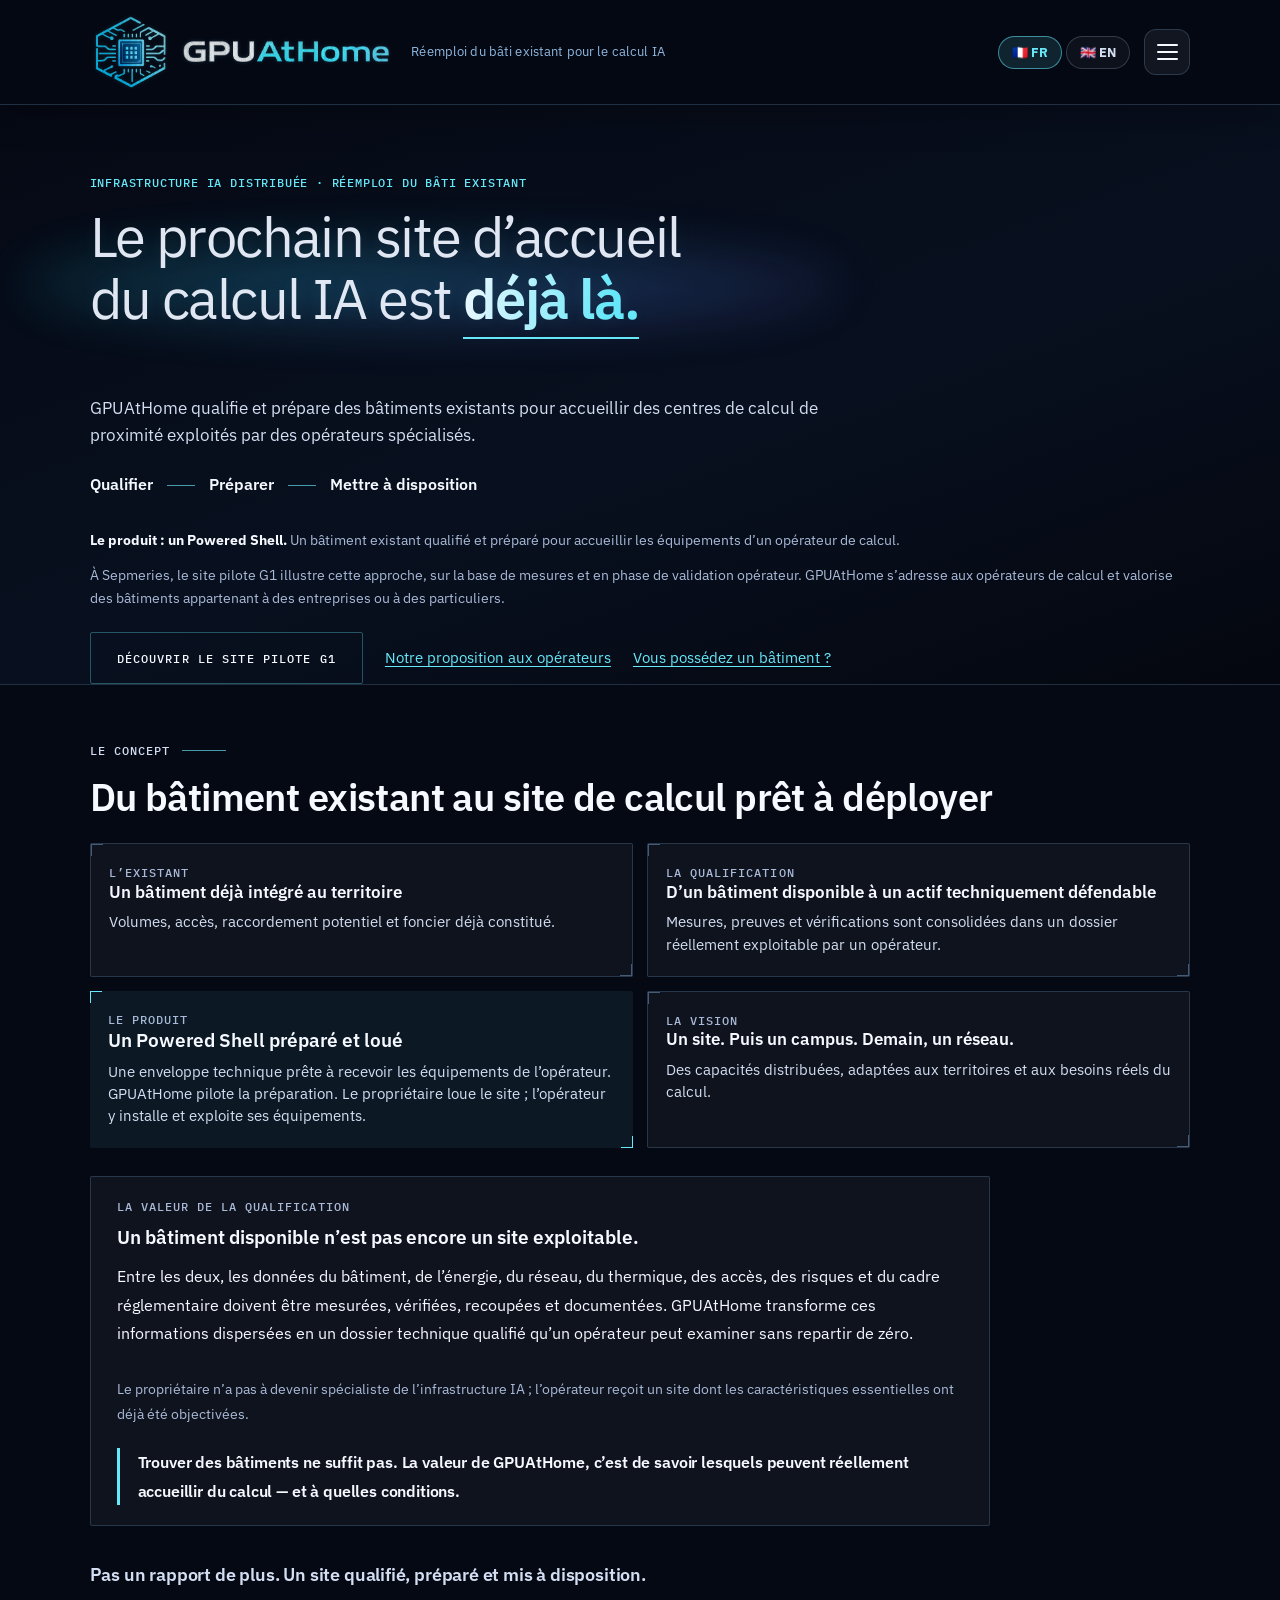
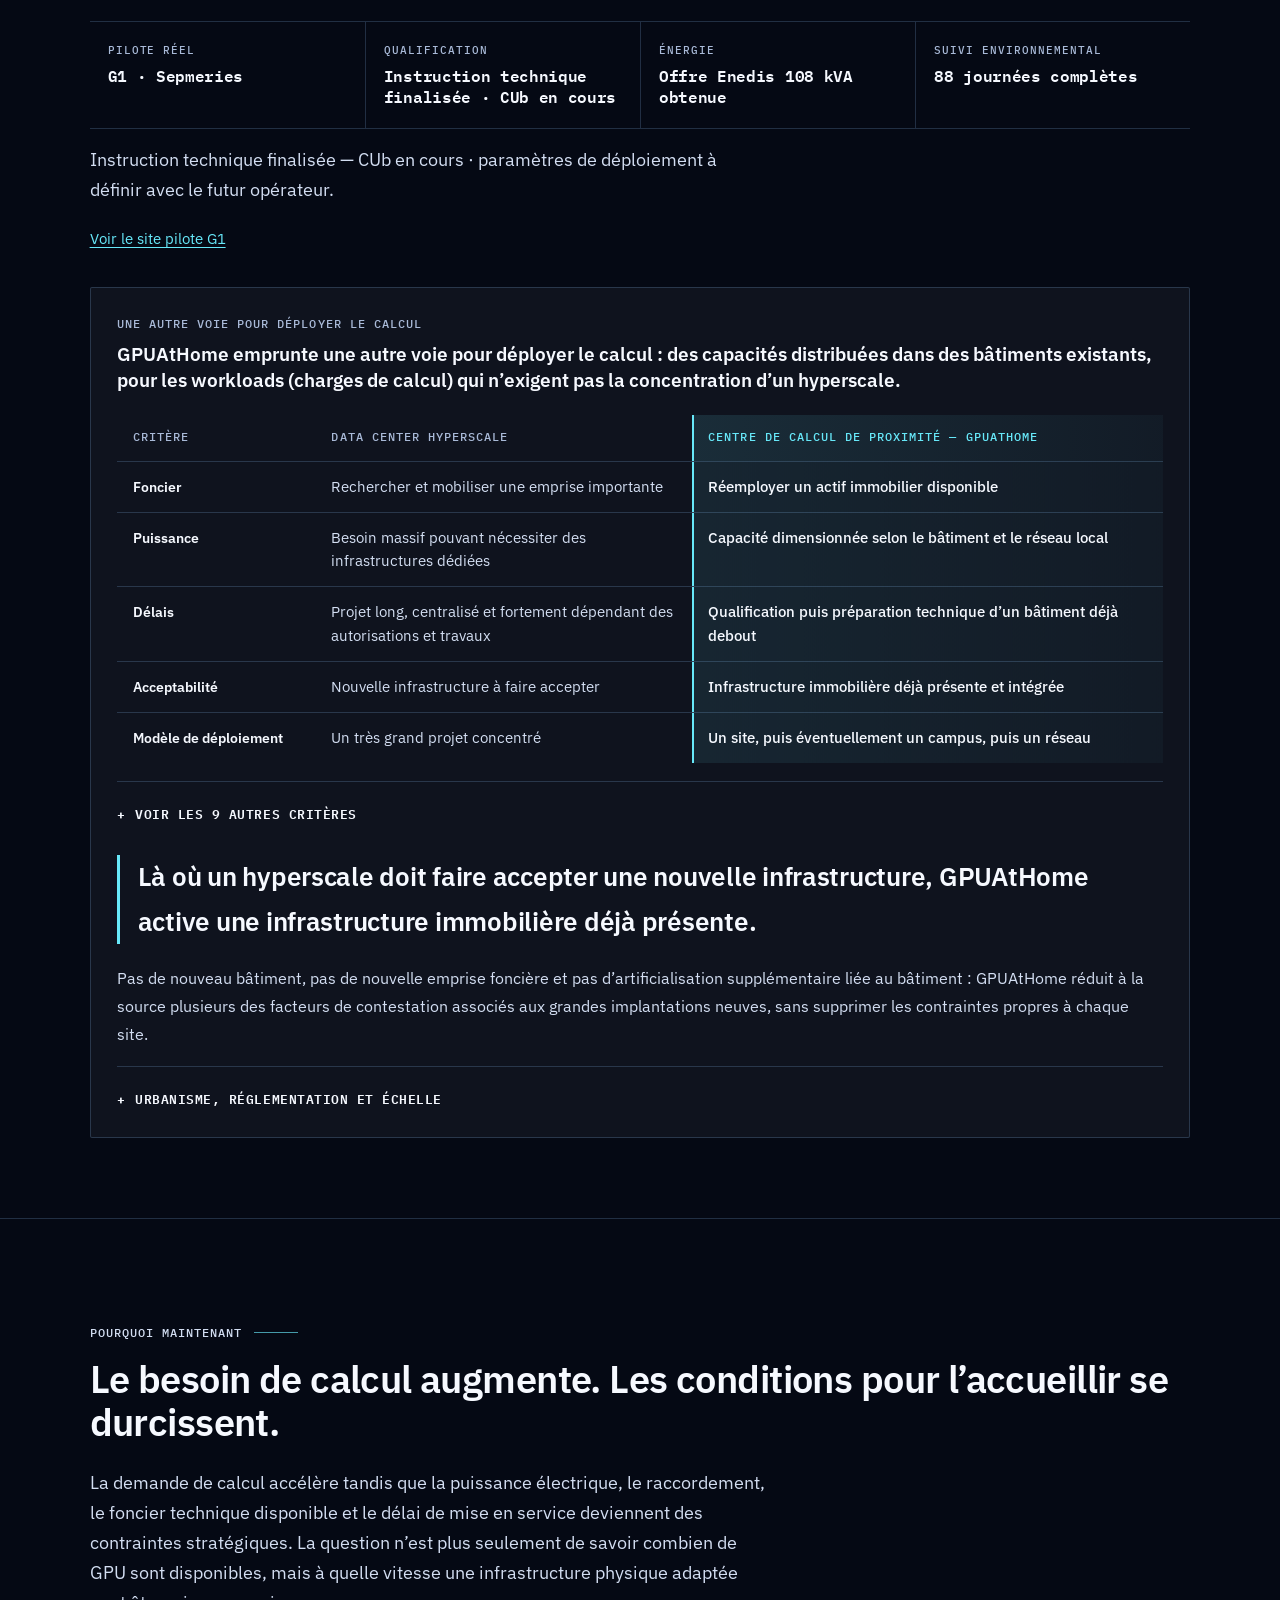
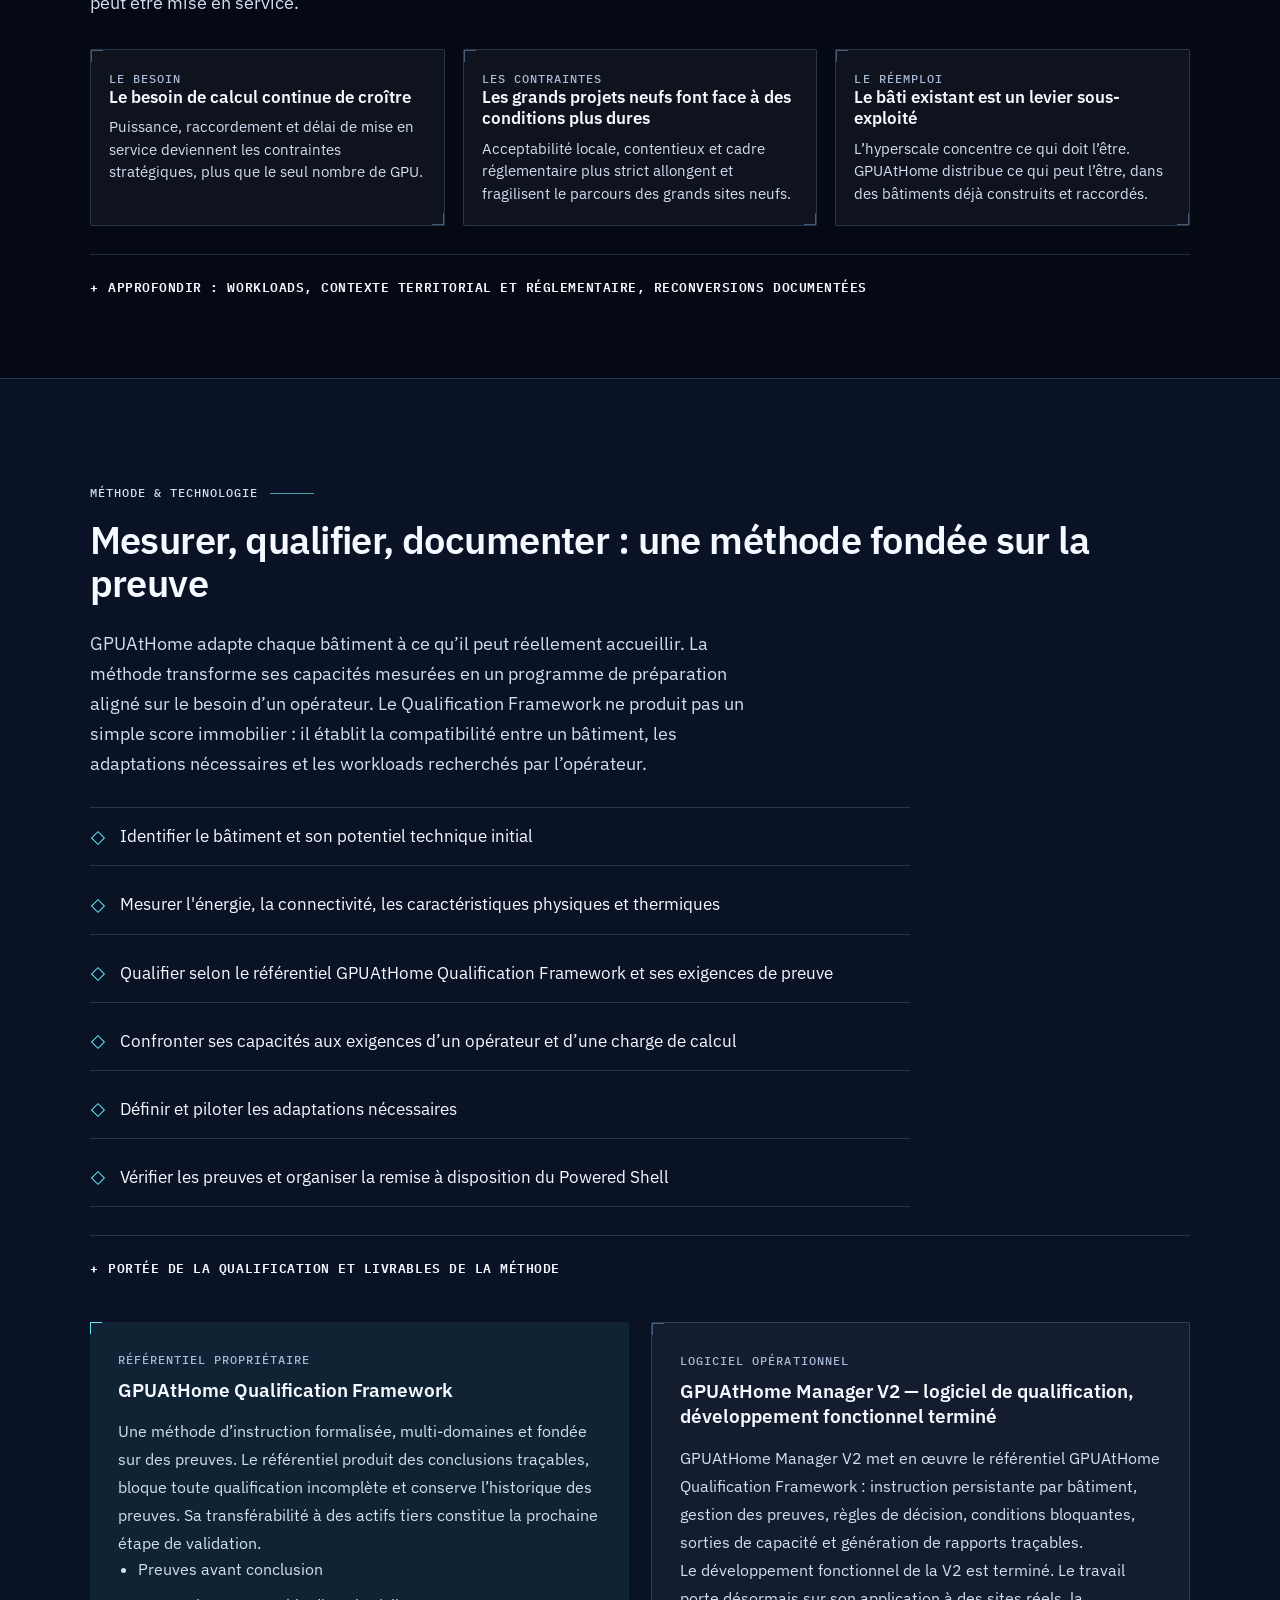
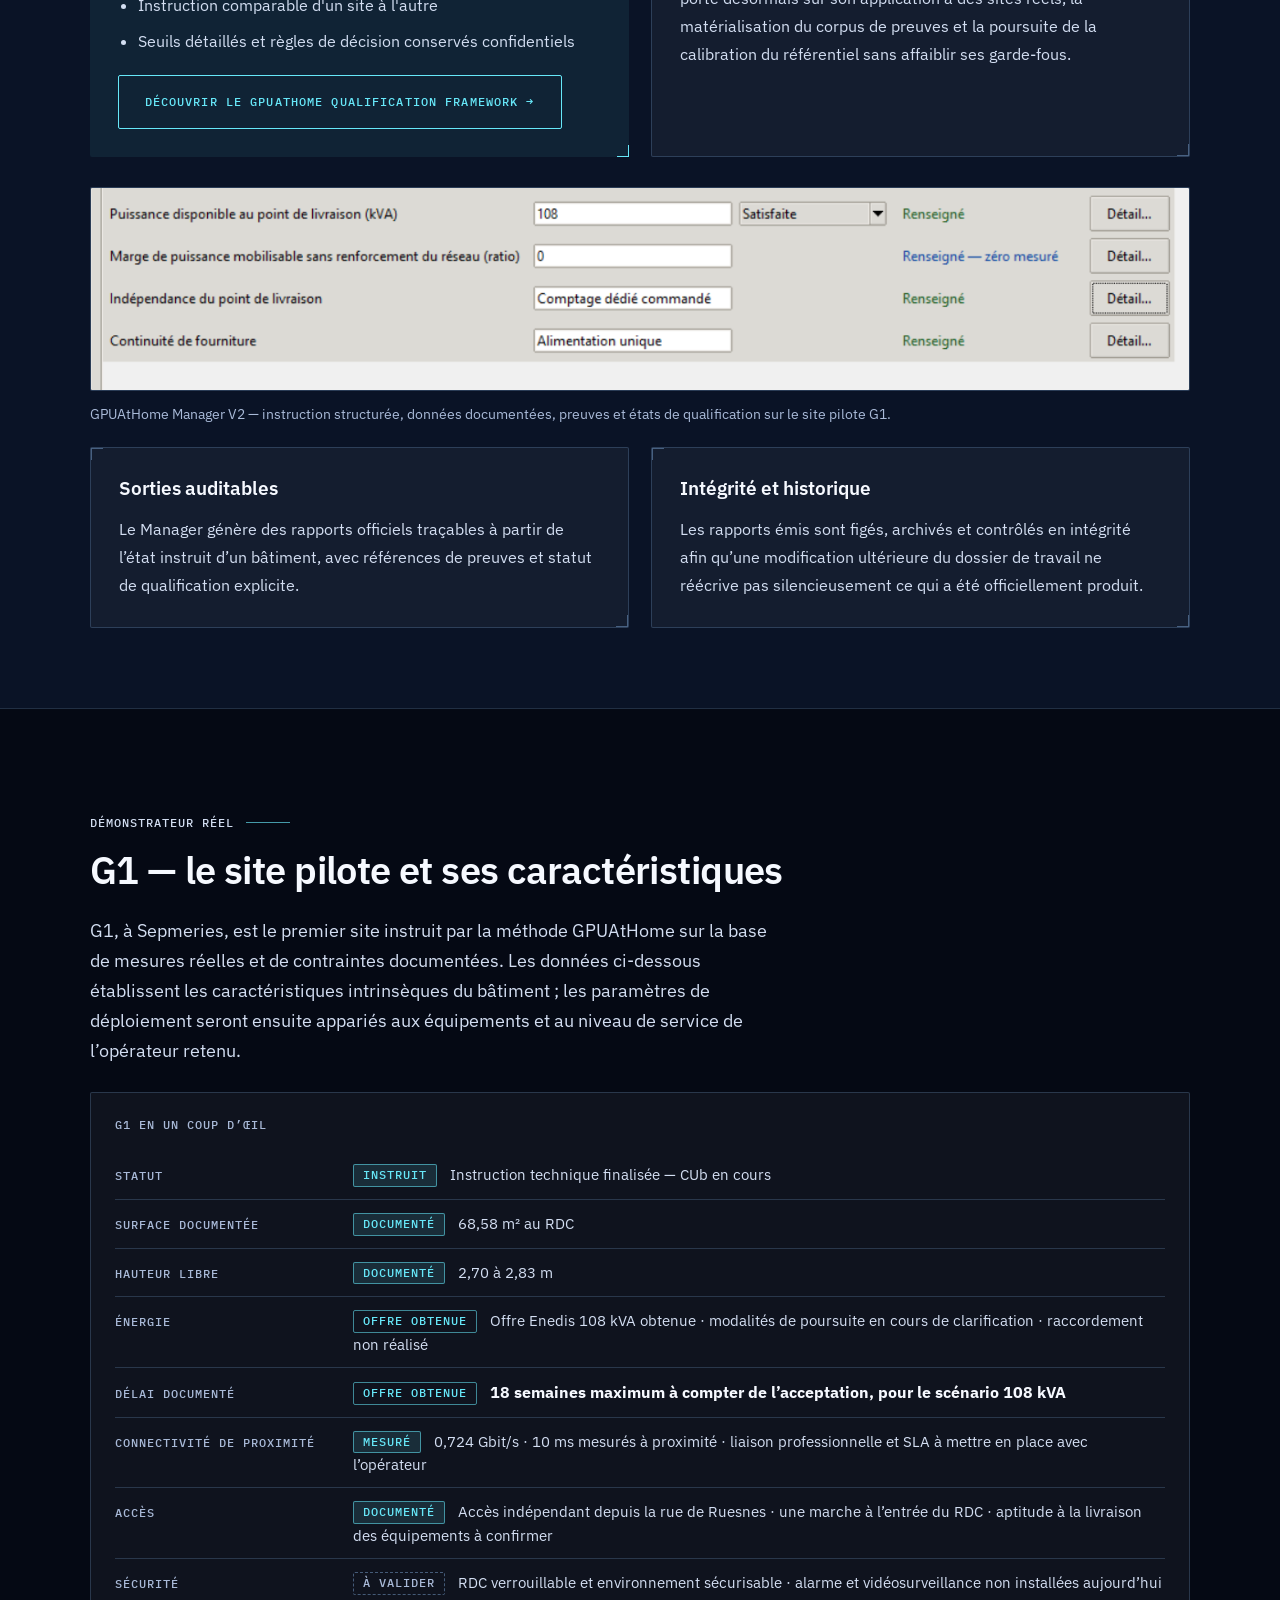
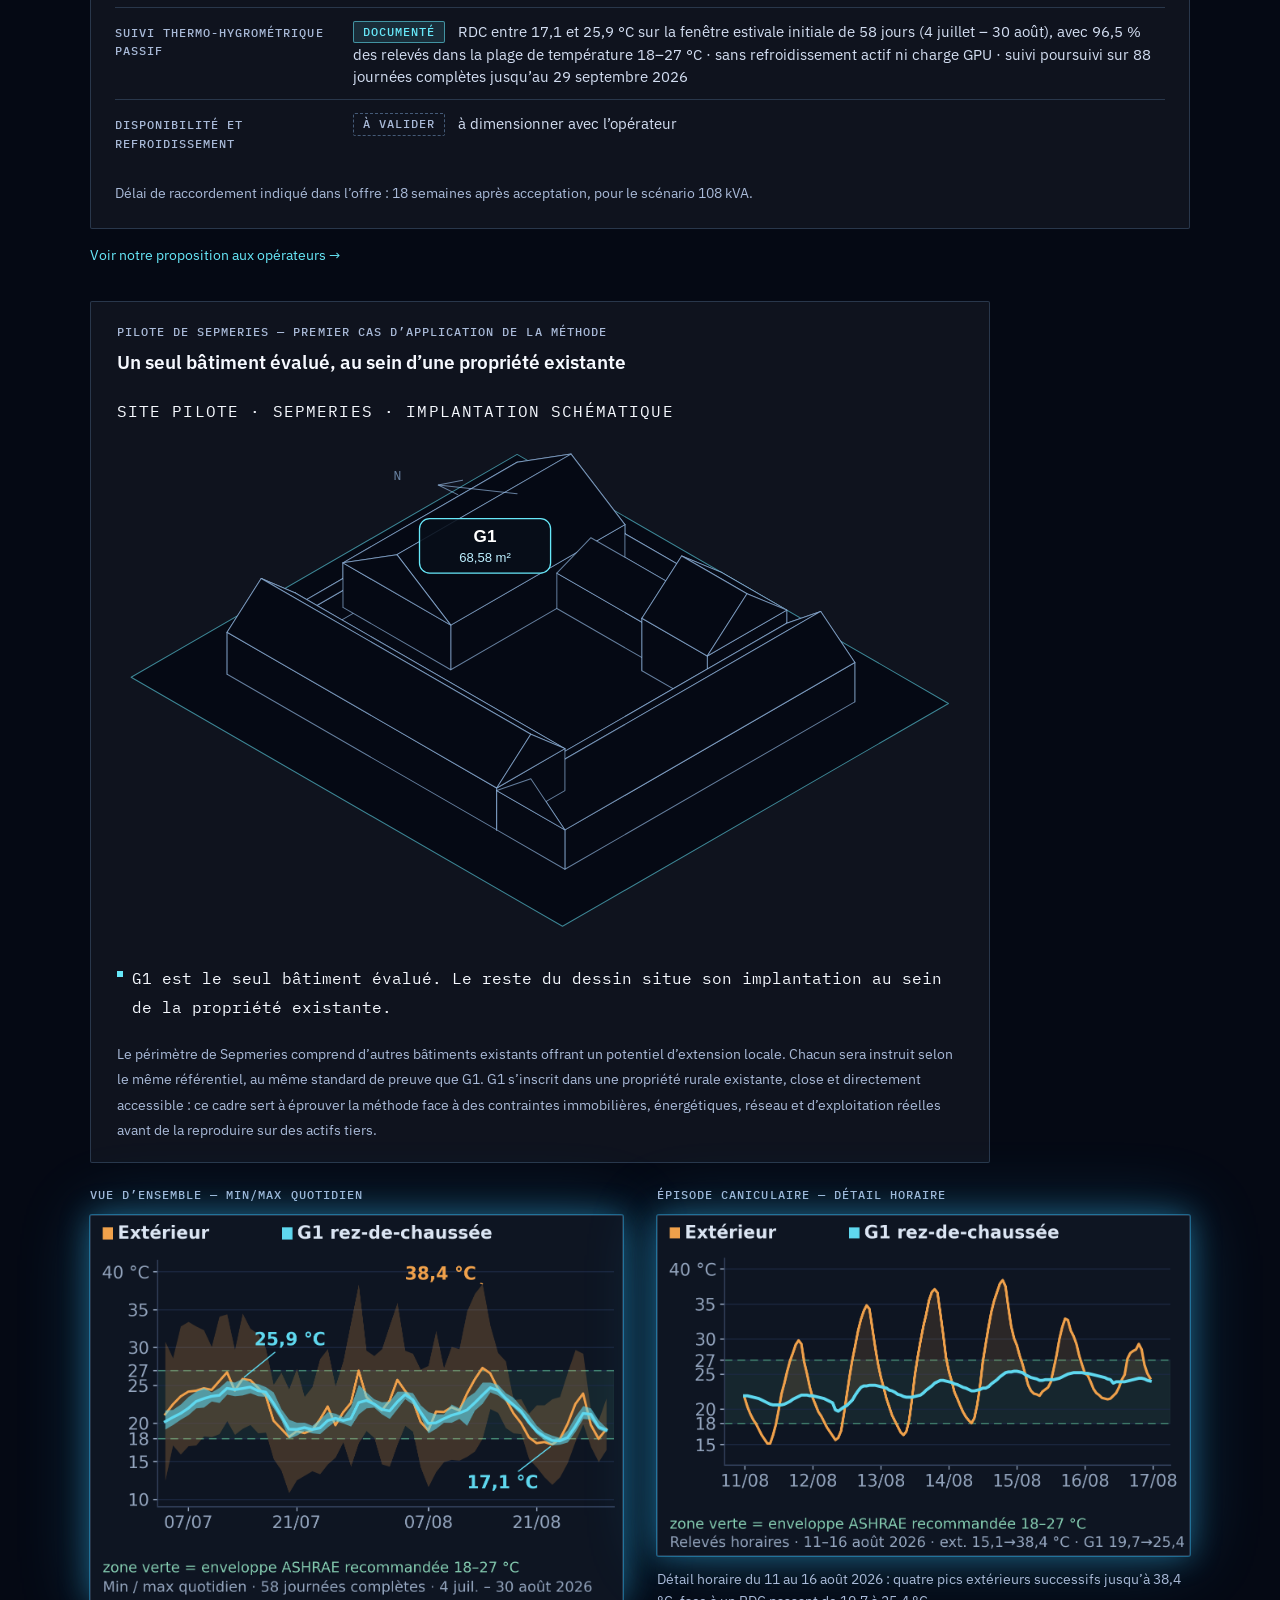
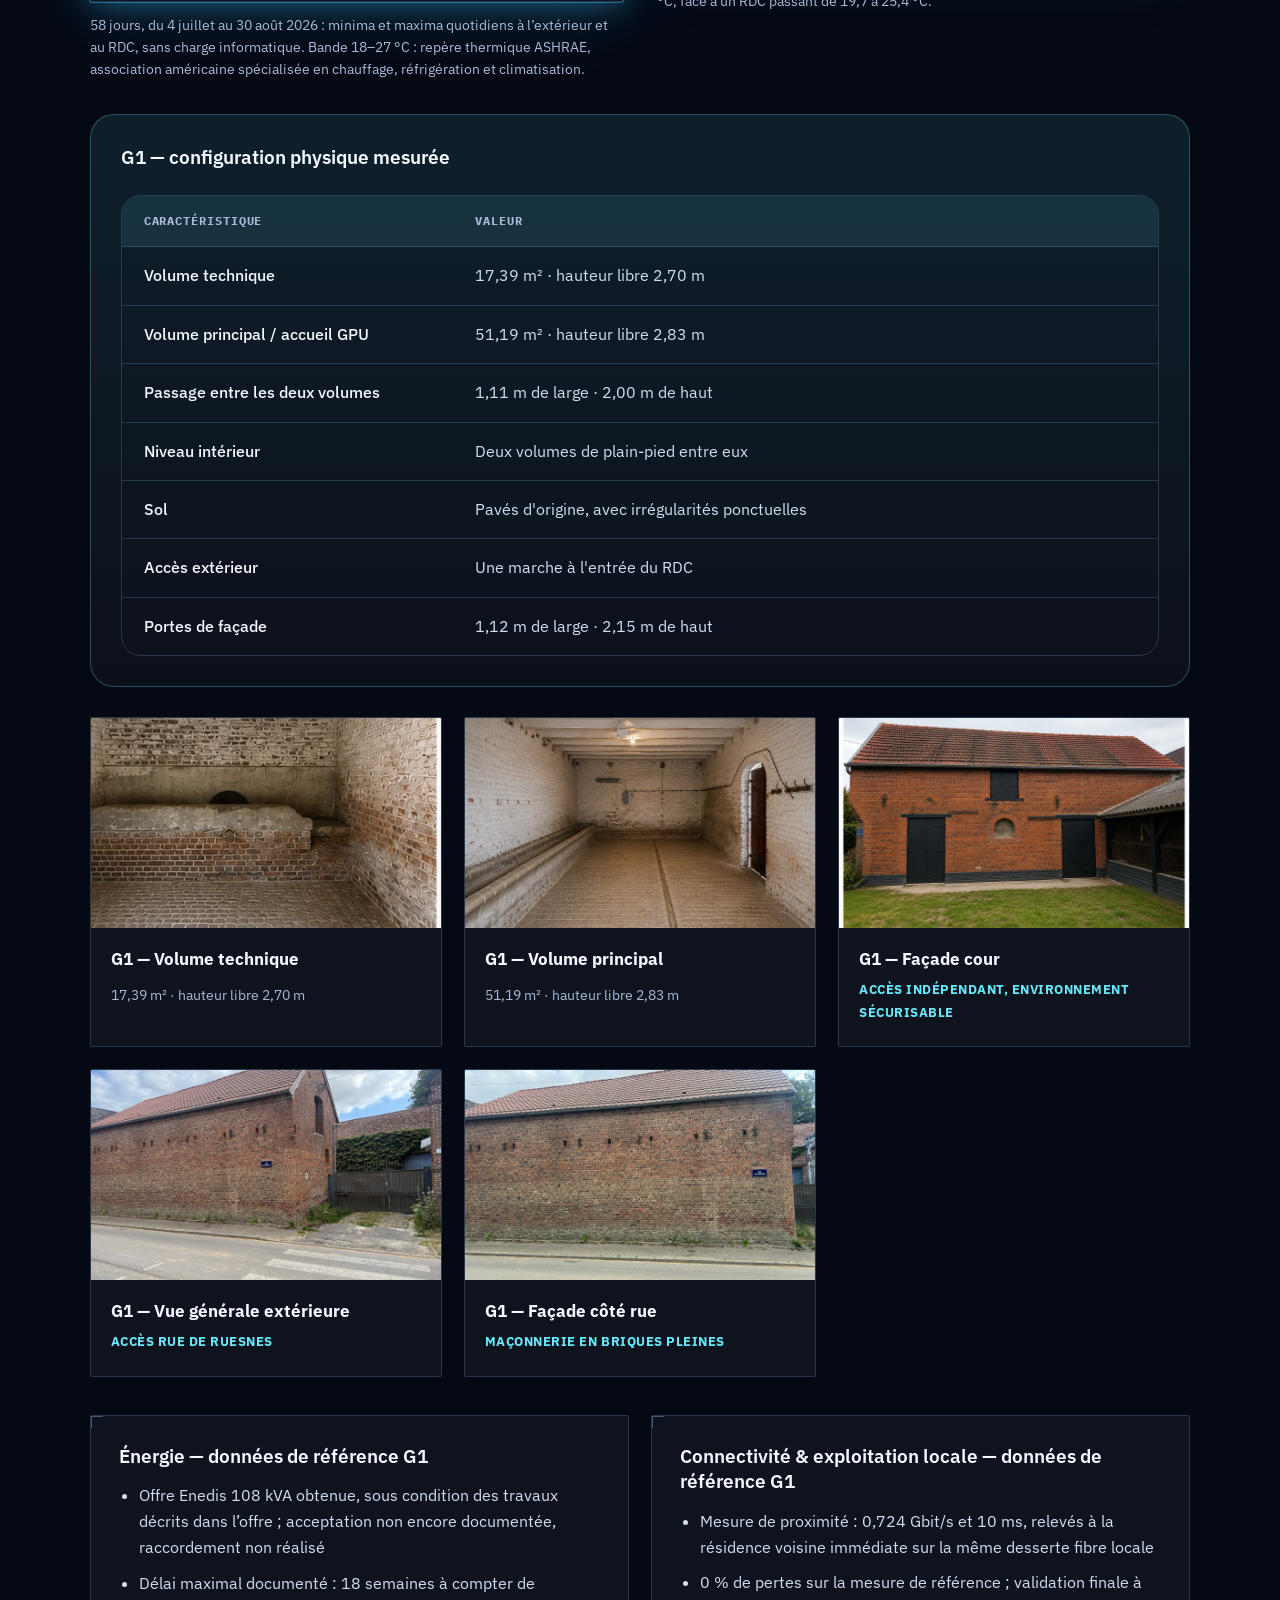
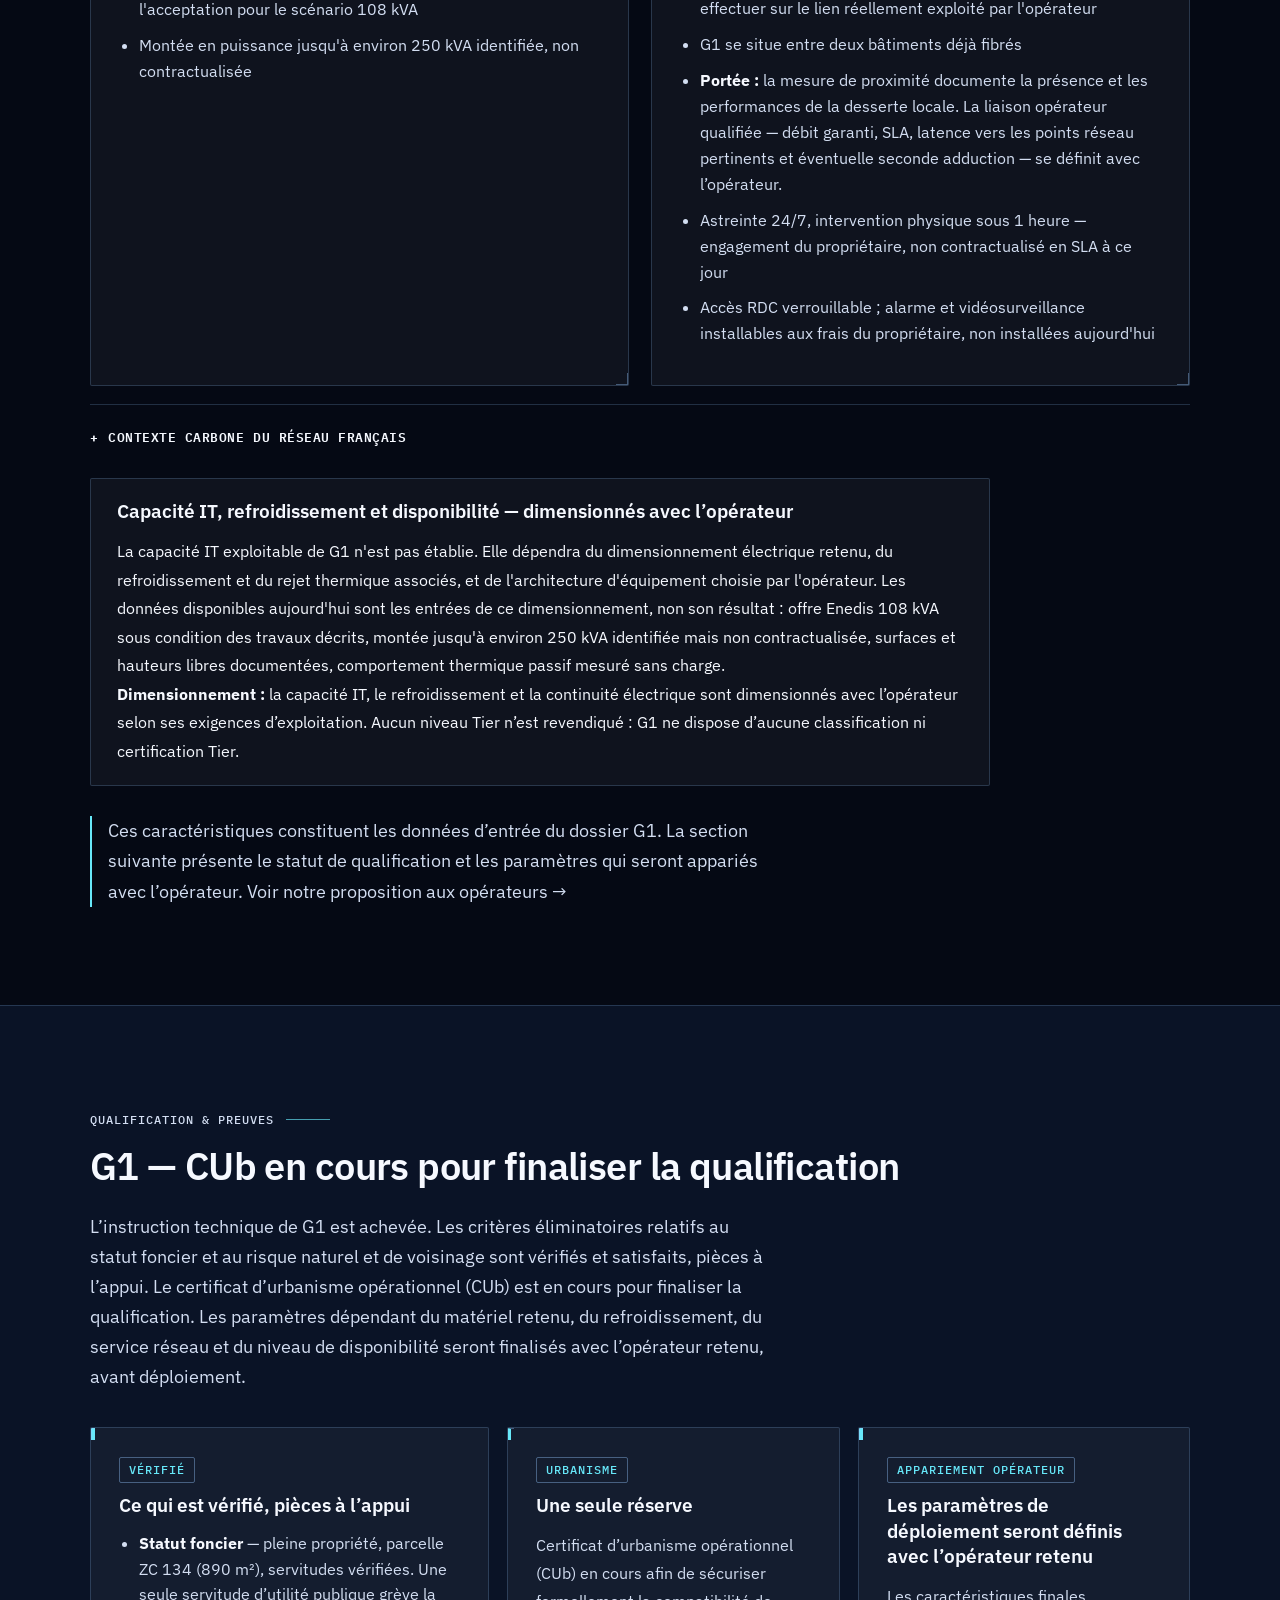
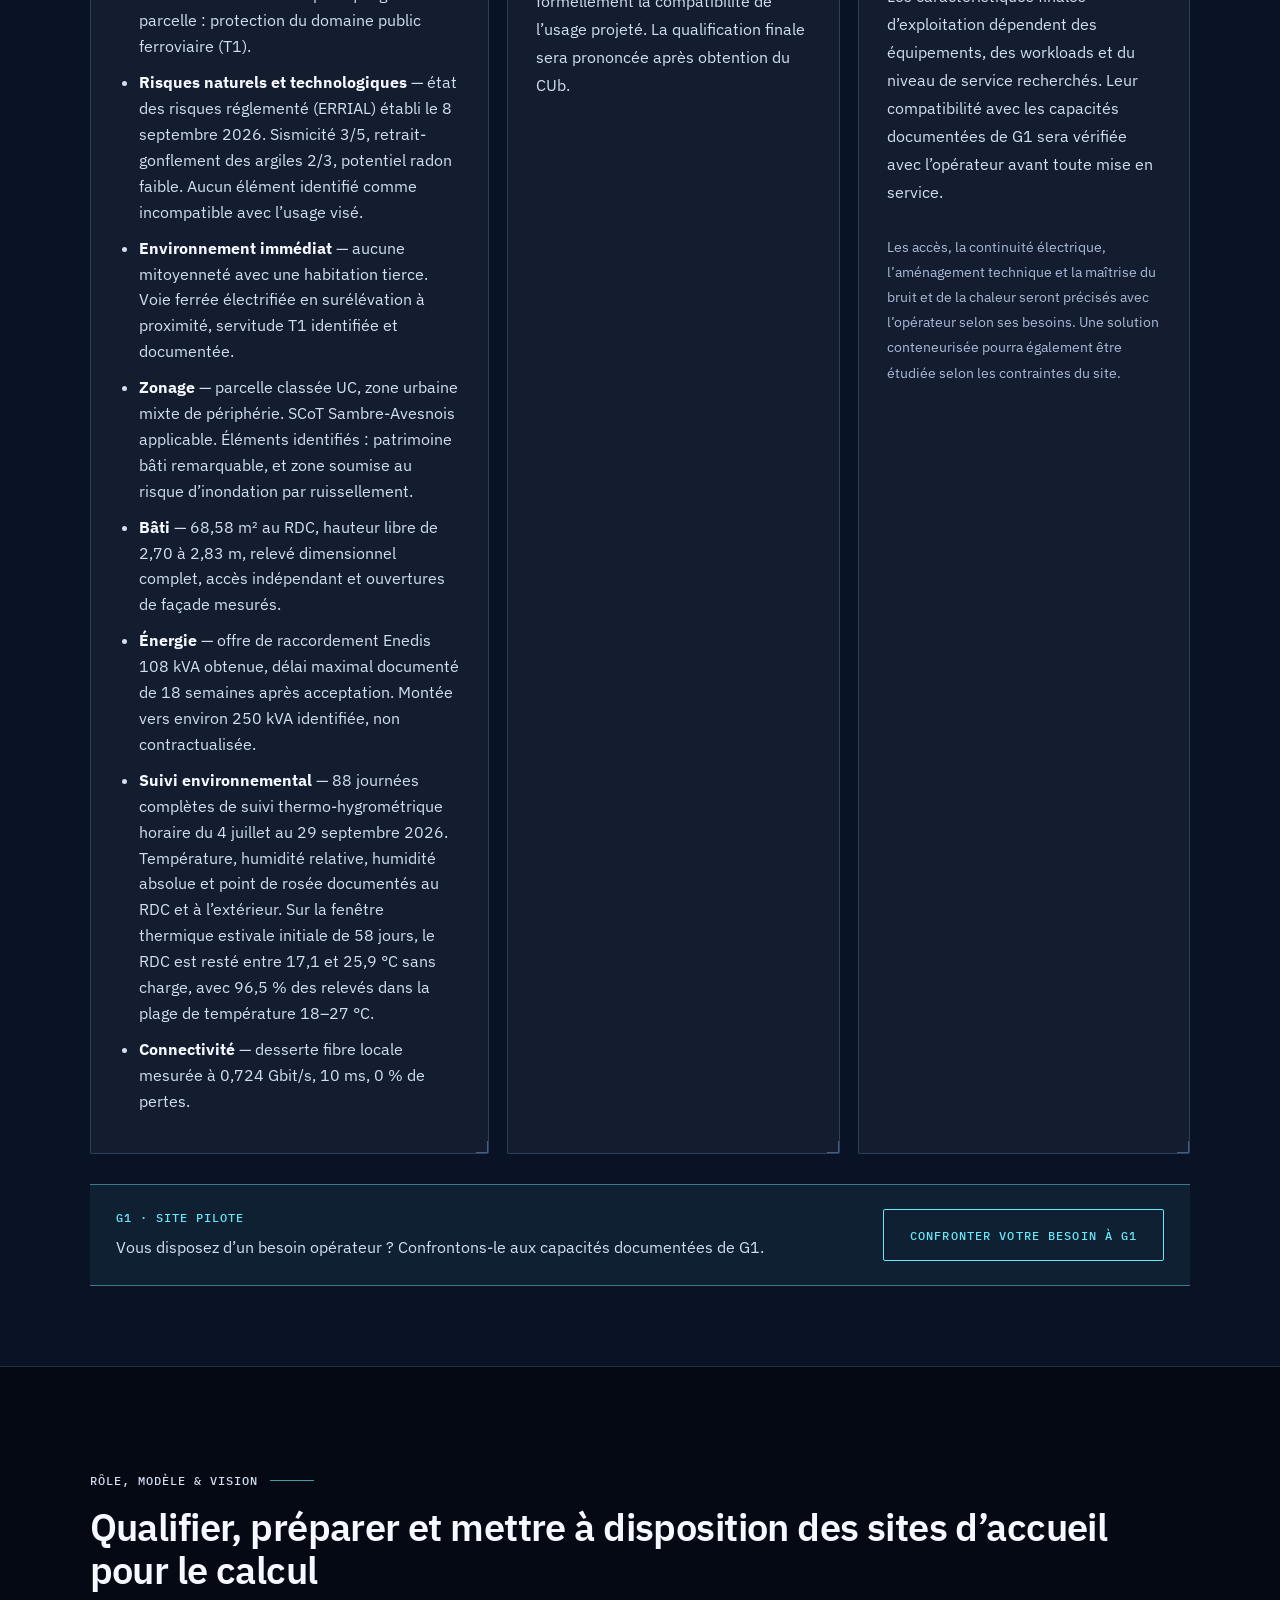
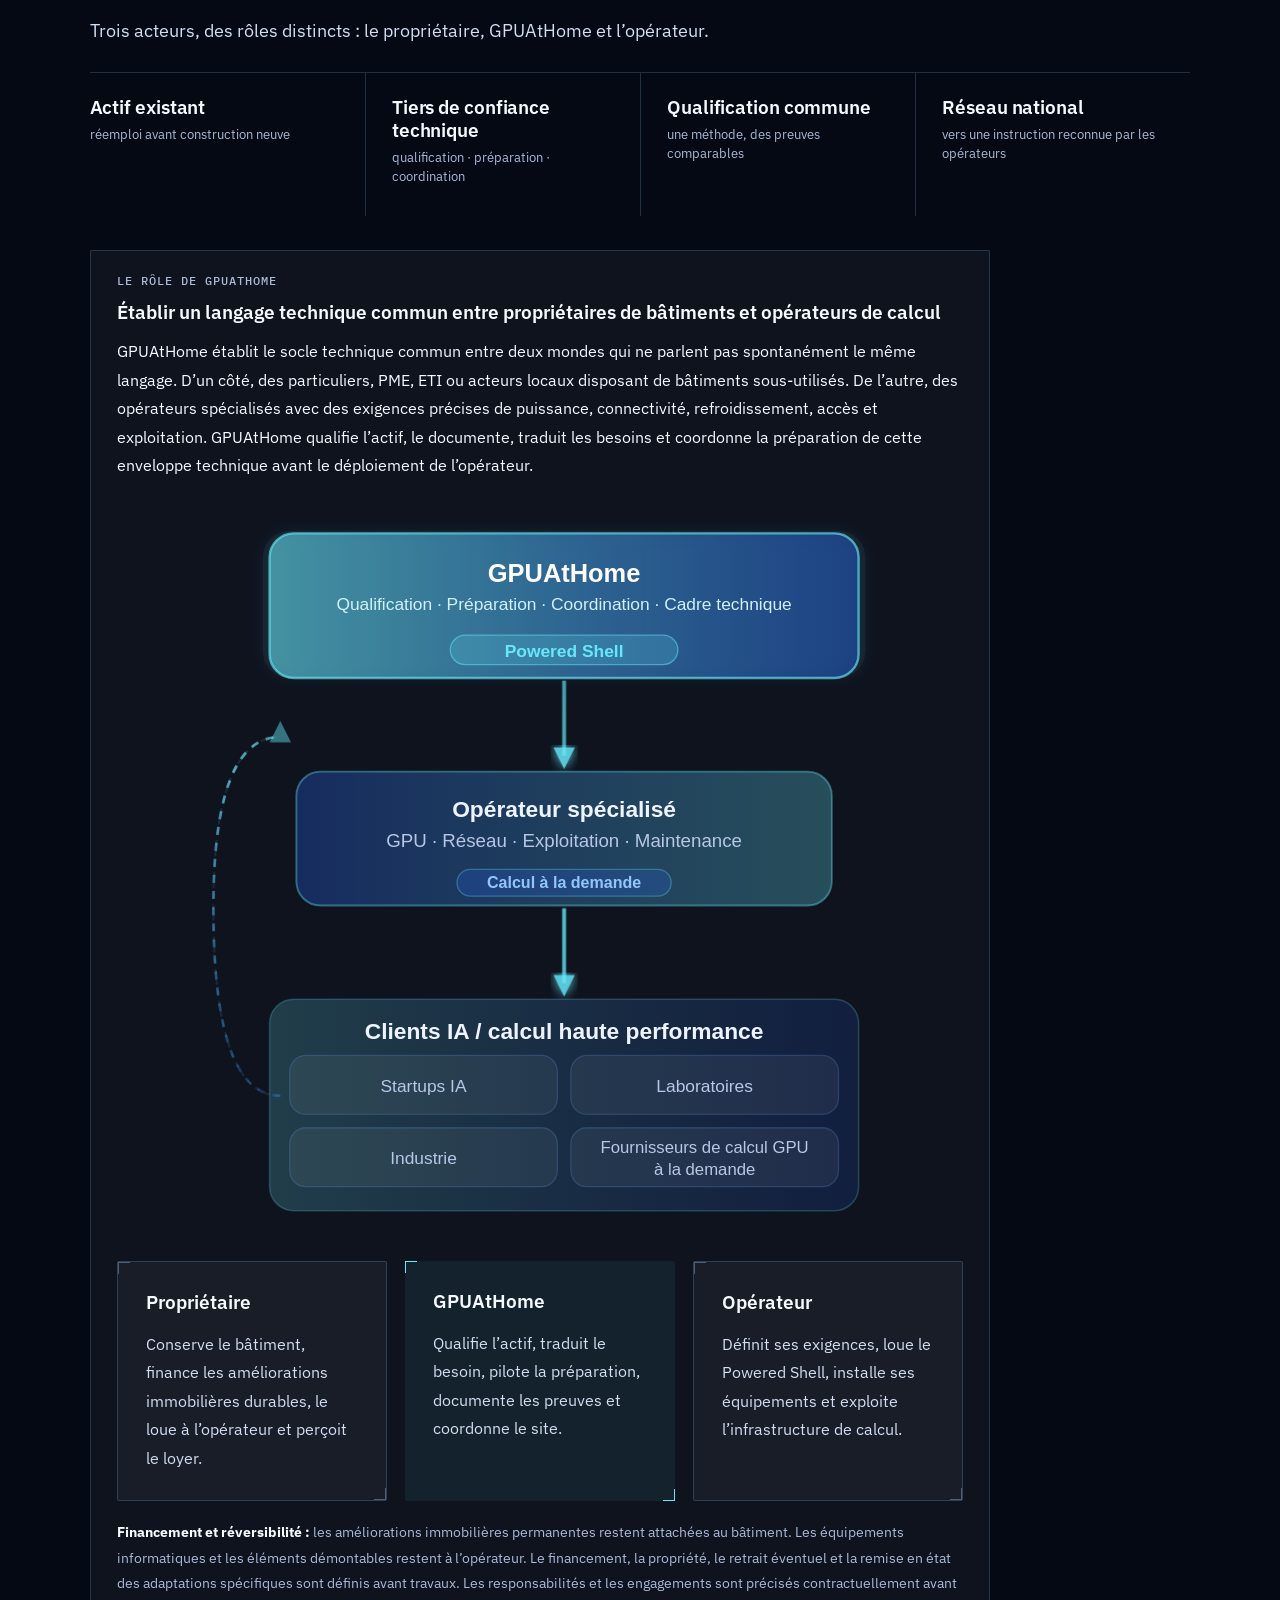
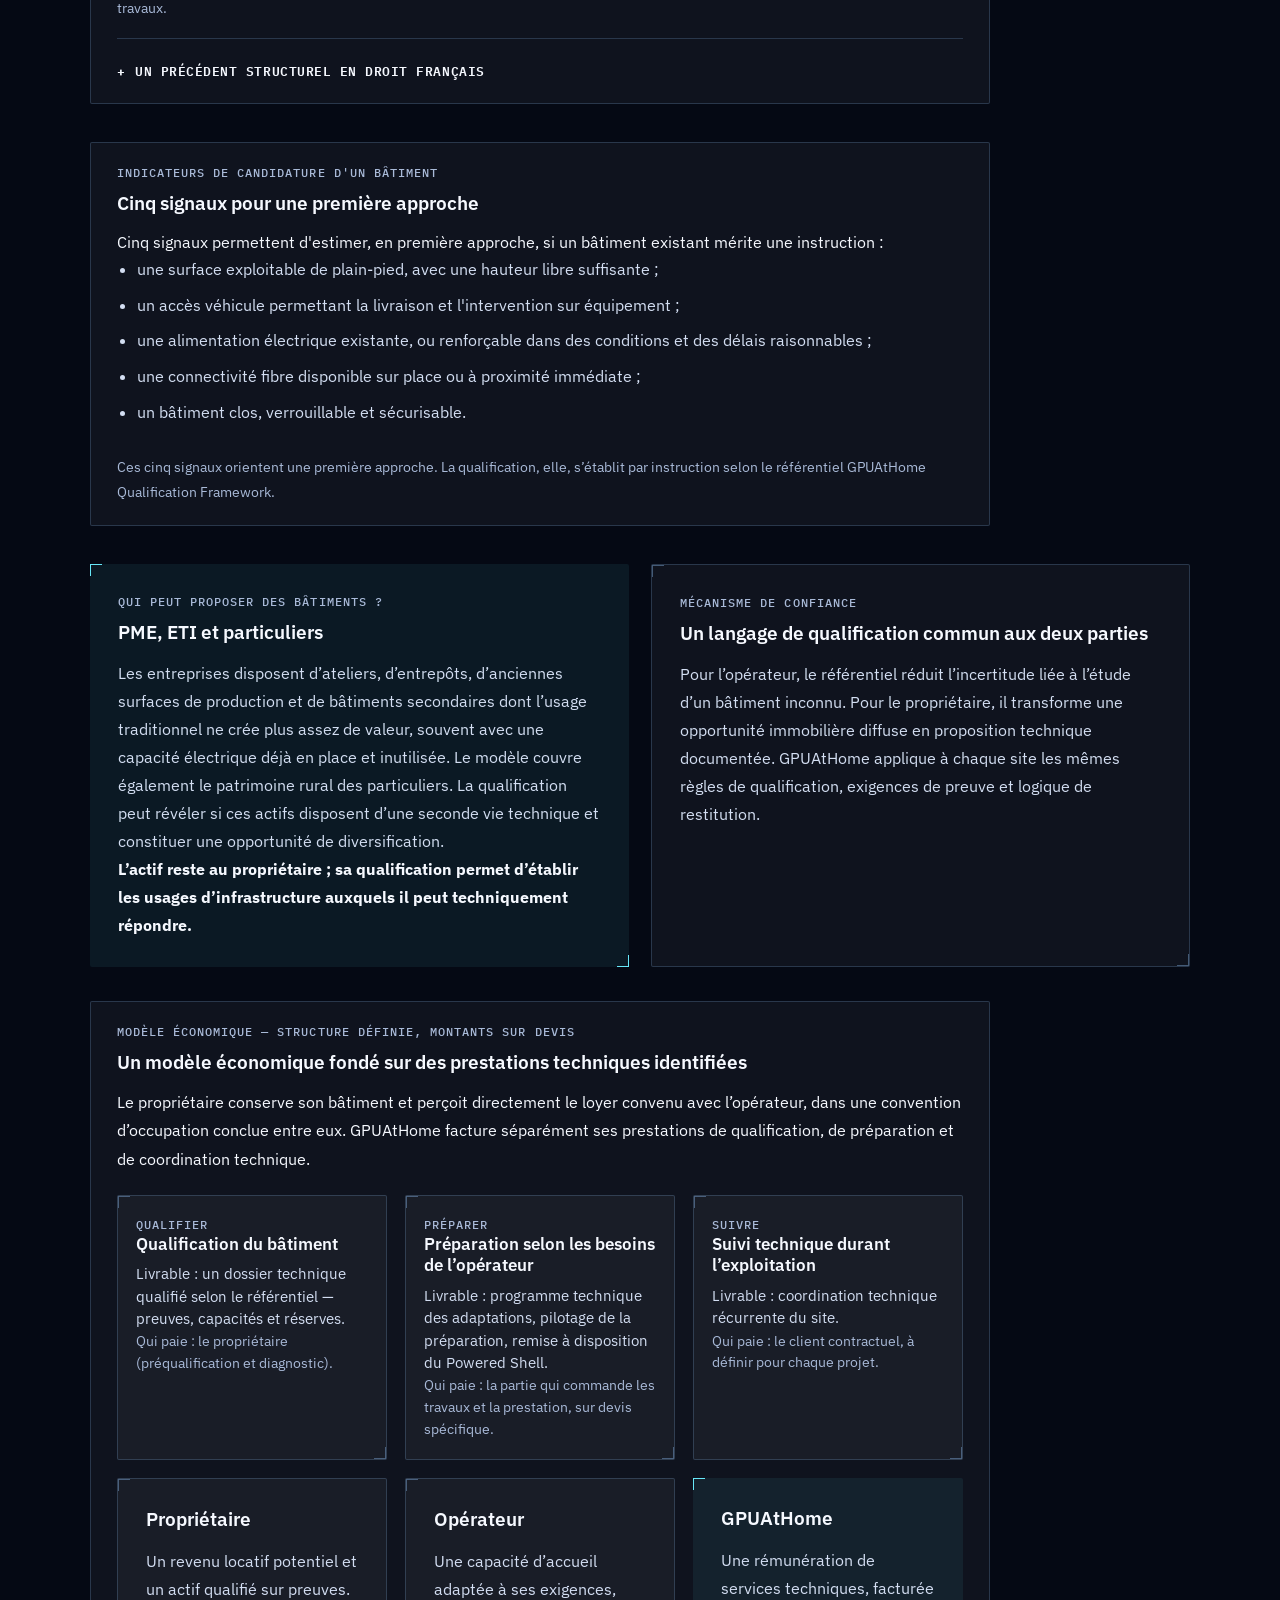
<file: index.html>
<!DOCTYPE html>

<html lang="fr">
<head>
<meta charset="utf-8"/>
<meta content="width=device-width, initial-scale=1.0" name="viewport"/>
<title>GPUAtHome | Des bâtiments existants préparés pour accueillir le calcul IA</title>
<meta content="GPUAtHome transforme des bâtiments existants en Powered Shells : des sites qualifiés, préparés selon les exigences d’un opérateur, puis loués par leur propriétaire prêts à recevoir une infrastructure de calcul. Première application réelle : G1, à Sepmeries." name="description"/>
<!-- Open Graph / LinkedIn -->
<meta content="website" property="og:type"/>
<meta content="https://gpuathome.com/" property="og:url"/>
<meta content="GPUAtHome | Des bâtiments existants préparés pour accueillir le calcul IA" property="og:title"/>
<meta content="GPUAtHome qualifie des bâtiments existants, pilote leur préparation selon les exigences d’un opérateur et organise leur mise à disposition sous forme de Powered Shell. Première application réelle : G1, à Sepmeries." property="og:description"/>
<meta content="https://gpuathome.com/logo.png" property="og:image"/>
<meta content="GPUAtHome" property="og:image:alt"/>
<link href="https://gpuathome.com/" rel="canonical"/>
<script type="application/ld+json">
{
  "@context": "https://schema.org",
  "@type": "Organization",
  "name": "GPUAtHome",
  "url": "https://gpuathome.com/",
  "logo": "https://gpuathome.com/logo.png",
  "description": "GPUAtHome qualifie des bâtiments existants, pilote leur préparation selon les exigences d’un opérateur et organise leur mise à disposition sous forme de Powered Shell.",
  "email": "contact@gpuathome.com",
  "founder": {
    "@type": "Person",
    "name": "Benjamin Deram",
    "jobTitle": "Fondateur"
  },
  "address": {
    "@type": "PostalAddress",
    "addressLocality": "Sepmeries",
    "addressRegion": "Hauts-de-France",
    "addressCountry": "FR"
  },
  "contactPoint": {
    "@type": "ContactPoint",
    "contactType": "Contact opérateurs et propriétaires",
    "email": "contact@gpuathome.com",
    "availableLanguage": ["fr", "en"]
  }
}
</script>
<link href="favicon.png" rel="icon" type="image/png"/>
<link href="apple-touch-icon.png" rel="apple-touch-icon"/>
<link href="https://fonts.googleapis.com" rel="preconnect"/>
<link crossorigin="" href="https://fonts.gstatic.com" rel="preconnect"/>
<link href="https://fonts.googleapis.com/css2?family=IBM+Plex+Sans:wght@400;500;600&amp;family=IBM+Plex+Mono:wght@400;500&amp;display=swap" rel="stylesheet"/>
<link href="style.css?v=80" rel="stylesheet"/>
<link href="animations.css?v=2" rel="stylesheet"/>
<link href="impact.css?v=6" rel="stylesheet"/>
<!-- Navigation du header (burger, menu "Plus", scrim, switcher de langue).
     Doit rester chargé APRÈS style.css : neutralise .lang-switcher{order:-1}. -->
<link href="header-nav.css?v=4" rel="stylesheet"/>
<!-- Surcouche « Le relevé ». Chargee en dernier : la retirer restaure
     integralement l'apparence precedente pour toute la partie CSS. -->
<link href="theme-releve.css?v=10" rel="stylesheet"/>
<!-- Harmonisation graphique : tokens uniques, contrastes, polices. Chargée en dernier. -->
<link href="theme-unify.css?v=2" rel="stylesheet"/>
<style>
  .whatsnew-overlay{display:none;position:fixed;inset:0;background:rgba(8,12,20,0.72);z-index:9999;align-items:center;justify-content:center;padding:24px;}
  .whatsnew-overlay.is-open{display:flex;}
  .whatsnew-modal{background:#0f1420;color:#f2f4f8;max-width:520px;width:100%;border-radius:14px;padding:28px 28px 24px;box-shadow:0 20px 60px rgba(0,0,0,0.45);position:relative;font-family:inherit;}
  .whatsnew-modal h3{margin:0 0 4px;font-size:1.25rem;}
  .whatsnew-modal .whatsnew-date{display:block;font-size:0.85rem;opacity:0.65;margin-bottom:18px;}
  .whatsnew-modal ul{list-style:none;margin:0;padding:0;}
  .whatsnew-modal li{display:flex;align-items:flex-start;gap:10px;padding:8px 0;border-top:1px solid rgba(255,255,255,0.08);font-size:0.95rem;line-height:1.4;}
  .whatsnew-modal li:first-of-type{border-top:none;}
  .whatsnew-close{position:absolute;top:14px;right:14px;background:none;border:none;color:inherit;font-size:1.3rem;line-height:1;cursor:pointer;opacity:0.7;padding:4px;}
  .whatsnew-close:hover{opacity:1;}

  /* Bandeau de preuve du hero (passe P1) */
  .hero-proof{margin-top:22px;max-width:760px;padding-left:16px;border-left:2px solid currentColor;font-size:0.95rem;line-height:1.5;opacity:0.9;}
  .hero-secondary-link{margin-left:18px;font-size:0.95rem;text-decoration:underline;text-underline-offset:3px;}
  .sources-list .source-link{white-space:nowrap;font-size:0.9em;opacity:0.75;text-decoration:underline;text-underline-offset:2px;}
  .sources-list .source-link:hover{opacity:1;}
  @media (max-width:640px){.hero-secondary-link{display:inline-block;margin-left:0;margin-top:14px;}}

  /* Passe P2 — phrase de valeur du hero */
  /* Passe P2 — séquence en quatre étapes (2×2 desktop, 1 colonne mobile) */
  .value-grid{display:grid;gap:18px;grid-template-columns:repeat(2,minmax(0,1fr));margin-top:24px;}
  @media (max-width:820px){.value-grid{grid-template-columns:1fr;}}
  .value-grid .card h3{margin-top:0;}

  .value-grid--three{grid-template-columns:repeat(3,minmax(0,1fr));}
  @media (max-width:820px){.value-grid--three{grid-template-columns:1fr;}}

  /* Passe P3 — séquence d'ouverture compacte.
     Les quatre étapes doivent se lire d'un bloc, pas sur quatre écrans :
     la grille 2×2 est conservée jusqu'à 390 px, avec un corps réduit
     et un interlignage resserré plutôt qu'un passage en colonne unique. */
  .seq-grid{gap:14px;}
  .seq-card{padding:20px 18px;}
  .seq-card h3{margin:6px 0 8px;font-size:1.06rem;line-height:1.28;}
  .seq-card p{margin:0;font-size:0.93rem;line-height:1.5;}
  .seq-card .engine-eyebrow{margin:0;}
  /* 03 porte le produit réellement proposé : c'est la carte dominante. */
  .seq-card--product h3{font-size:1.2rem;}
  @media (min-width:821px){
    .seq-card--product{grid-row:span 1;box-shadow:0 0 0 1px rgba(103,232,249,0.28);}
  }
  /* 2×2 conservé jusqu'à 560 px. En dessous, chaque colonne ne ferait plus que
     ~140 px de texte utile : les titres des cartes 03 et 04 y tomberaient sur
     quatre à cinq lignes. On bascule donc en séquence verticale resserrée,
     conformément à la règle « 2×2 seulement si parfaitement lisible ». */
  @media (max-width:820px){
    .seq-grid{grid-template-columns:repeat(2,minmax(0,1fr));gap:10px;}
    .seq-card{padding:16px 14px;}
    .seq-card h3{font-size:0.98rem;line-height:1.25;}
    .seq-card--product h3{font-size:1.06rem;}
    .seq-card p{font-size:0.86rem;line-height:1.45;}
    .seq-card .engine-eyebrow{font-size:0.66rem;letter-spacing:0.07em;}
  }
  @media (max-width:560px){
    .seq-grid{grid-template-columns:1fr;gap:9px;}
    .seq-card{padding:15px 16px;}
    .seq-card h3{font-size:1.02rem;}
    .seq-card--product h3{font-size:1.12rem;}
    .seq-card p{font-size:0.89rem;}
  }

  /* Phrase manifeste : passage de la méthode au résultat. */
  .manifesto{
    margin:34px 0 0;max-width:760px;
    font-family:var(--font-display,inherit);font-weight:600;
    font-size:clamp(1.25rem,2.6vw,1.75rem);line-height:1.25;
    letter-spacing:-0.01em;color:var(--text);
  }
  .manifesto--compact{
    max-width:900px;
    font-size:clamp(1.12rem,1.7vw,1.35rem);line-height:1.4;
  }

  /* Bandeau de preuve G1 : quatre preuves lisibles d'un coup d'œil. */
  .proof-band{
    display:grid;grid-template-columns:repeat(4,minmax(0,1fr));gap:0;
    margin-top:30px;border-top:1px solid var(--rule,var(--border));
    border-bottom:1px solid var(--rule,var(--border));
  }
  .proof-band .proof-item{
    padding:20px 18px;border-left:1px solid var(--rule,var(--border));
  }
  .proof-band .proof-item:first-child{border-left:none;}
  .proof-band .proof-label{
    display:block;font-family:var(--font-mono);font-size:0.68rem;
    letter-spacing:0.09em;text-transform:uppercase;color:var(--muted-2);
    margin-bottom:7px;
  }
  .proof-band .proof-item strong{
    display:block;font-size:1rem;line-height:1.3;color:var(--text);
  }
  @media (max-width:900px){
    .proof-band{grid-template-columns:repeat(2,minmax(0,1fr));}
    .proof-band .proof-item{padding:16px 14px;border-top:1px solid var(--rule,var(--border));}
    .proof-band .proof-item:nth-child(-n+2){border-top:none;}
    .proof-band .proof-item:nth-child(odd){border-left:none;}
    .proof-band .proof-item strong{font-size:0.92rem;}
  }
  @media (max-width:560px){
    .proof-band{grid-template-columns:1fr;}
    .proof-band .proof-item{border-left:none;border-top:1px solid var(--rule,var(--border));padding:14px 2px;}
    .proof-band .proof-item:first-child{border-top:none;}
    .proof-band .proof-item strong{font-size:0.95rem;}
  }
  .proof-band-note{margin-top:16px;font-size:0.88rem;color:var(--muted-2);}
  .seq-link{margin-left:0;}

  /* Passe P4 — fiche opérateur « G1 en un coup d'œil ».
     Les valeurs sont celles déjà présentes dans les blocs détaillés ci-dessous ;
     la fiche les regroupe pour une lecture rapide, sans en ajouter de nouvelles. */
  .g1-sheet{margin-top:26px;padding:22px 24px;border:1px solid var(--border);border-radius:16px;background:var(--bg-card,rgba(255,255,255,0.02));}
  .g1-sheet-grid{margin:16px 0 0;display:grid;gap:0;}
  .g1-row{display:grid;grid-template-columns:220px 1fr;gap:18px;padding:12px 0;border-top:1px solid var(--rule,var(--border));align-items:baseline;}
  .g1-row:first-child{border-top:none;}
  .g1-row dt{margin:0;font-family:var(--font-mono);font-size:0.74rem;letter-spacing:0.07em;text-transform:uppercase;color:var(--muted-2);}
  .g1-row dd{margin:0;font-size:0.95rem;line-height:1.45;}
  .g1-row--lead dd strong{color:var(--text);font-size:1.02rem;}
  .tag{display:inline-block;margin-right:9px;padding:2px 9px;border-radius:999px;font-family:var(--font-mono);font-size:0.66rem;letter-spacing:0.05em;text-transform:uppercase;white-space:nowrap;vertical-align:1px;}
  .tag--doc{color:#7fd4b4;border:1px solid rgba(127,212,180,0.42);background:rgba(127,212,180,0.10);}
  .tag--offer{color:#f0c14b;border:1px solid rgba(240,193,75,0.42);background:rgba(240,193,75,0.10);}
  .tag--todo{color:var(--muted-2);border:1px solid var(--border);background:rgba(255,255,255,0.03);}
  .g1-sheet-note{margin:16px 0 0;font-size:0.85rem;line-height:1.5;color:var(--muted-2);}
  @media (max-width:760px){
    .g1-sheet{padding:18px 16px;}
    .g1-row{grid-template-columns:1fr;gap:5px;padding:11px 0;}
    .g1-row dd{font-size:0.92rem;}
  }

  .section-transition{margin-top:30px;padding-left:16px;border-left:2px solid var(--rule,var(--border));font-size:0.95rem;color:var(--muted);}

  /* Passe P4 — blocs « signal de marché », « évolution réglementaire »,
     « réponse GPUAtHome » et « test économique ». */
  .signal-block{margin-top:34px;padding:24px 26px;border:1px solid var(--border);border-radius:16px;}
  .signal-block > h3{margin:8px 0 0;}
  .signal-block .signal-src{font-family:var(--font-mono);font-size:0.72rem;word-break:break-word;}
  .signal-case{padding:16px 0;border-top:1px solid var(--rule,var(--border));}
  .signal-case:first-of-type{border-top:none;}
  .signal-case h4{margin:0 0 6px;font-size:1rem;}
  .signal-case .signal-kind{display:inline-block;margin-bottom:8px;padding:2px 9px;border-radius:999px;border:1px solid var(--border);font-family:var(--font-mono);font-size:0.64rem;letter-spacing:0.05em;text-transform:uppercase;color:var(--muted-2);}
  .pullquote{margin:30px 0 0;font-family:var(--font-display,inherit);font-weight:600;font-size:clamp(1.2rem,2.5vw,1.6rem);line-height:1.28;letter-spacing:-0.01em;color:var(--text);padding-left:18px;border-left:3px solid var(--cyan);}
  @media (max-width:760px){.signal-block{padding:18px 16px;}}

  /* Qualification G1 : preuves, clôture et paramètres opérateur. */
  .qualification-grid{display:grid;grid-template-columns:1.2fr 1fr 1fr;gap:18px;margin-top:34px;align-items:stretch;}
  .qualification-card{position:relative;overflow:hidden;}
  .qualification-card::before{content:"";position:absolute;inset:0 auto 0 0;width:3px;background:var(--border);}
  .qualification-card--acquired::before{background:#7fd4b4;}
  .qualification-card--closing::before{background:#f0c14b;}
  .qualification-card--operator::before{background:var(--cyan);}
  .qualification-status{display:inline-block;margin-bottom:10px;padding:3px 9px;border:1px solid var(--border);border-radius:999px;font-family:var(--font-mono);font-size:.66rem;letter-spacing:.06em;text-transform:uppercase;color:var(--muted-2);}
  .qualification-card h3{margin:0 0 12px;}
  .qualification-card ul,.qualification-card p:last-child{margin-bottom:0;}
  .qualification-actions{list-style:none;padding-left:0;counter-reset:qualification-action;}
  .qualification-actions li{position:relative;padding-left:34px;margin-top:14px;}
  .qualification-actions li:first-child{margin-top:0;}
  .qualification-actions li::before{counter-increment:qualification-action;content:counter(qualification-action);position:absolute;left:0;top:1px;width:22px;height:22px;border:1px solid rgba(240,193,75,.55);border-radius:50%;display:grid;place-items:center;font-family:var(--font-mono);font-size:.68rem;color:#f0c14b;}
  .qualification-actions span{display:block;margin-top:3px;font-size:.88rem;line-height:1.45;color:var(--muted);}
  .regulatory-conclusion{margin-top:24px;}
  .qualification-cta{
    display:flex;align-items:center;justify-content:space-between;gap:28px;
    margin-top:30px;padding:24px 26px;
    border-top:1px solid var(--border-strong);border-bottom:1px solid var(--border-strong);
    background:linear-gradient(90deg,rgba(103,232,249,0.08),rgba(37,99,235,0.08));
  }
  .qualification-cta-copy{max-width:660px;}
  .qualification-cta-label{
    display:block;margin-bottom:7px;font-family:var(--font-mono);
    font-size:0.68rem;font-weight:600;letter-spacing:0.09em;
    text-transform:uppercase;color:var(--cyan);
  }
  .qualification-cta p{margin:0;color:var(--muted);line-height:1.55;}
  .qualification-cta .btn{flex:0 0 auto;text-align:center;}
  @media (max-width:980px){.qualification-grid{grid-template-columns:1fr 1fr;}.qualification-card--acquired{grid-column:1/-1;}}
  @media (max-width:640px){
    .qualification-grid{grid-template-columns:1fr;gap:14px;margin-top:26px;}
    .qualification-card--acquired{grid-column:auto;}.regulatory-conclusion{margin-top:28px;}
    .qualification-cta{align-items:stretch;flex-direction:column;gap:18px;padding:21px 18px;}
    .qualification-cta .btn{width:100%;}
  }

  /* Passe P5 — tableau comparatif stratégique.
     Desktop : trois colonnes, la colonne GPUAtHome dominée visuellement
     (fond tinté, filet cyan, texte plus contrasté).
     Mobile : le tableau devient une suite de cartes comparatives ;
     un tableau à trois colonnes serait illisible à 390 px. */
  .cmp-wrap{margin-top:22px;}
  .cmp-table{width:100%;border-collapse:collapse;font-size:0.92rem;}
  .cmp-table th,.cmp-table td{text-align:left;vertical-align:top;padding:13px 16px;border-top:1px solid var(--rule,var(--border));}
  .cmp-table thead th{
    border-top:none;padding-bottom:14px;
    font-family:var(--font-mono);font-size:0.7rem;font-weight:500;
    letter-spacing:0.08em;text-transform:uppercase;color:var(--muted-2);
  }
  .cmp-table .cmp-crit{width:19%;}
  .cmp-table tbody th{
    width:19%;font-weight:600;font-size:0.9rem;color:var(--text);
  }
  .cmp-table .cmp-hs{color:var(--muted);width:36%;}
  .cmp-table .cmp-gah{
    width:45%;color:var(--text);font-weight:500;
    background:linear-gradient(90deg,rgba(103,232,249,0.09),rgba(103,232,249,0.035));
    box-shadow:inset 2px 0 0 var(--cyan);
  }
  .cmp-table thead .cmp-gah-head{
    color:var(--cyan);
    background:linear-gradient(90deg,rgba(103,232,249,0.12),rgba(103,232,249,0.04));
    box-shadow:inset 2px 0 0 var(--cyan);
  }
  .cmp-none{margin:0;padding-left:0;list-style:none;
    display:grid;grid-template-columns:repeat(2,minmax(0,1fr));gap:8px 20px;}
  .cmp-none li{position:relative;padding-left:22px;font-size:0.92rem;color:var(--muted);}
  .cmp-none li::before{content:"\2715";position:absolute;left:0;top:0;color:var(--cyan);font-size:0.8rem;}

  @media (max-width:820px){
    .cmp-table,.cmp-table tbody,.cmp-table tr,.cmp-table th,.cmp-table td{display:block;width:auto;}
    .cmp-table thead{position:absolute;width:1px;height:1px;overflow:hidden;clip:rect(0 0 0 0);white-space:nowrap;}
    .cmp-table tr{
      margin-top:12px;padding:14px 16px;
      border:1px solid var(--border);border-radius:14px;
    }
    .cmp-table tr:first-child{margin-top:0;}
    .cmp-table tbody th{
      width:auto;padding:0 0 10px;border-top:none;
      font-family:var(--font-mono);font-size:0.7rem;font-weight:500;
      letter-spacing:0.08em;text-transform:uppercase;color:var(--muted-2);
    }
    /* Les largeurs desktop (.cmp-hs 36% / .cmp-gah 45%) ont une specificite
       superieure a .cmp-table td : il faut les neutraliser nommement,
       sinon les cellules restent etroites une fois empilees. */
    .cmp-table td,
    .cmp-table .cmp-hs,
    .cmp-table .cmp-gah{width:auto;padding:10px 0 0;border-top:1px solid var(--rule,var(--border));}
    .cmp-table td::before{
      content:attr(data-label);display:block;margin-bottom:4px;
      font-family:var(--font-mono);font-size:0.63rem;letter-spacing:0.07em;
      text-transform:uppercase;color:var(--muted-2);
    }
    .cmp-table .cmp-gah{
      margin:10px -16px -14px;padding:12px 16px 14px;
      border-radius:0 0 13px 13px;box-shadow:inset 3px 0 0 var(--cyan);
    }
    .cmp-table .cmp-gah::before{color:var(--cyan);}
    .cmp-none{grid-template-columns:1fr;gap:7px;}
  }

  /* Passe P2 — figures thermiques.
     style.css impose aspect-ratio:16/9 + object-fit:contain + min-height:260px
     à .thermal-figure img. Les deux nouveaux graphiques ne sont pas en 16/9 :
     conservée, cette règle les enferme dans une boîte plus large qu'eux et
     réduit fortement leur taille utile sur iPhone. On la neutralise pour les
     seules figures du bloc .thermal-views, sans toucher aux autres figures. */
  .thermal-views{display:grid;gap:34px;margin-top:22px;}
  @media (min-width:1080px){.thermal-views{grid-template-columns:1fr 1fr;align-items:start;}}
  .thermal-views figure{margin:0;}
  .thermal-views .thermal-figure img{
    width:100%;height:auto;display:block;
    aspect-ratio:auto;min-height:0;object-fit:fill;
  }
  /* Le balayage .proof-frame::after est calé sur un cadre 16/9 : il déborderait
     ces figures. Il reste désactivé. En contrepartie le halo, trop discret sur
     un fond sombre, est renforcé et pulse sur les deux images dès qu'elles
     reçoivent .proof-active (impact.js les traite désormais toutes les deux). */
  .thermal-views .proof-frame::after{display:none;}
  .thermal-views .proof-frame img{
    border-radius:14px;
    box-shadow:0 0 0 1px rgba(56,189,248,0.42),
               0 0 30px rgba(56,189,248,0.42),
               0 0 72px rgba(56,189,248,0.24);
    will-change:box-shadow;
  }
  .thermal-views .proof-frame.proof-active img{
    -webkit-animation:thermalHaloPulse 3.4s ease-in-out infinite;
    animation:thermalHaloPulse 3.4s ease-in-out infinite;
  }
  @keyframes thermalHaloPulse{
    0%,100%{box-shadow:0 0 0 1px rgba(56,189,248,0.30),
                       0 0 20px rgba(56,189,248,0.28),
                       0 0 48px rgba(56,189,248,0.14);}
    50%    {box-shadow:0 0 0 2px rgba(103,232,249,0.78),
                       0 0 52px rgba(56,189,248,0.72),
                       0 0 112px rgba(129,140,248,0.42);}
  }
  @-webkit-keyframes thermalHaloPulse{
    0%,100%{box-shadow:0 0 0 1px rgba(56,189,248,0.30),
                       0 0 20px rgba(56,189,248,0.28),
                       0 0 48px rgba(56,189,248,0.14);}
    50%    {box-shadow:0 0 0 2px rgba(103,232,249,0.78),
                       0 0 52px rgba(56,189,248,0.72),
                       0 0 112px rgba(129,140,248,0.42);}
  }
  @media (prefers-reduced-motion: reduce){
    .thermal-views .proof-frame.proof-active img{
      -webkit-animation:none;
      animation:none;
      box-shadow:0 0 0 2px rgba(103,232,249,0.66),
                 0 0 42px rgba(56,189,248,0.58),
                 0 0 88px rgba(129,140,248,0.32);
    }
  }
  .thermal-view-title{
    font-family:var(--font-mono);font-size:0.72rem;font-weight:500;
    letter-spacing:0.09em;text-transform:uppercase;
    color:var(--muted);margin:0 0 10px;
  }

  /* Quatre chiffres clés : style.css pose 3 colonnes, ce qui laisse le
     quatrième seul sur une ligne. */
  @media (min-width:1101px){.thermal-headline-stats{grid-template-columns:repeat(4,1fr);}}


  /* Transition compacte entre l’accompagnement et la documentation. */
  #ecosystem{padding-bottom:28px;}
  #documentation{padding-top:40px;}
  #documentation > h2{margin-top:0;}
</style>
<!-- Privacy-friendly analytics by Plausible -->
<script>window.plausible=window.plausible||function(){(plausible.q=plausible.q||[]).push(arguments)},plausible.init=plausible.init||function(i){plausible.o=i||{}};
  if (localStorage.plausible_ignore !== 'true') {
    plausible.init();
    var pa=document.createElement('script');
    pa.async=true;
    pa.src='https://plausible.io/js/pa-NQ81xyQ6t1IffKp8BdThk.js';
    document.head.appendChild(pa);
  }
</script>
<style id="gpuathome-reveal-init-safety">
/* Correctif Safari/iOS : l'ancien reveal générique ne doit jamais
   pouvoir laisser une section, une carte ou un encart invisible
   tout en conservant sa hauteur dans la page. */
.reveal-init,
.reveal-init.reveal-visible,
.reveal-item {
  opacity: 1 !important;
  transform: none !important;
  visibility: visible !important;
}

html.reveal-enhanced .reveal-item:not(.is-visible) {
  opacity: 0 !important;
  transform: translateY(18px) !important;
}

/* Correctif hero : le sous-titre éditorial doit rester visible sur toutes les largeurs.
   Certaines règles historiques de style.css masquent .subtitle--full sur mobile. */
.hero .subtitle.subtitle--full {
  display: block !important;
  opacity: 1 !important;
  visibility: visible !important;
  transform: none !important;
  max-width: 760px;
  margin-top: 18px;
}

  /* Bandeau Actualité — accompagnement EuraTechnologies */
  .eura-news{background:#fff;border-top:1px solid rgba(20,30,50,0.08);border-bottom:1px solid rgba(20,30,50,0.08);}
  .eura-news__inner{max-width:1100px;margin:0 auto;padding:22px 24px;display:flex;align-items:center;justify-content:space-between;gap:28px;}
  .eura-news__text{border-left:3px solid var(--cyan,#1d9bb5);padding-left:16px;max-width:720px;}
  .eura-news__label{font-family:var(--font-mono,monospace);font-size:0.72rem;font-weight:500;letter-spacing:0.09em;text-transform:uppercase;color:#5b6577;margin:0 0 6px;}
  .eura-news__title{font-size:1.05rem;font-weight:600;line-height:1.35;color:#141c2e;margin:0 0 6px;}
  .eura-news__body{font-size:0.92rem;line-height:1.5;color:#3d4659;margin:0;}
  .eura-news__logo{flex:0 0 auto;display:block;width:150px;height:auto;}
  @media (max-width:700px){
    .eura-news__inner{flex-direction:column;align-items:flex-start;gap:14px;padding:18px 20px 38px;}
    .eura-news__logo{width:120px;}
  }
  .whatsnew-modal{max-height:88vh;overflow-y:auto;}
</style>
</head>
<body>
<header class="header">
<a aria-label="GPUAtHome - Accueil" class="brand-logo" href="#">
<img alt="GPUAtHome - Réemploi du bâti existant pour le calcul IA" src="logo.png"/>
<span class="brand-tagline" data-en="Existing-building reuse for AI compute">Réemploi du bâti existant pour le calcul IA</span>
</a>
<button aria-controls="siteNav" aria-expanded="false" aria-label="Ouvrir le menu" class="nav-toggle" id="navToggle" type="button">
<span>
</span>
<span>
</span>
<span>
</span>
</button>
<nav id="siteNav">
<a data-en="The concept" href="#parcours">Le concept</a>
<a data-en="G1 — Pilot" href="#g1">G1 — Pilote</a>
<a data-en="Method" href="#method">Méthode</a>
<a data-en="Project &amp; partners" href="#ecosystem">Projet &amp; partenaires</a>
<a data-en="Contact" href="#contact">Contact</a>
<div class="nav-more" id="navMore">
<button aria-expanded="false" class="nav-more-toggle" data-en="More" id="navMoreToggle" type="button">Plus</button>
<div class="nav-more-panel">
<a data-en="Why now" href="#why-now">Pourquoi maintenant</a>
<a data-en="Qualification" href="#qualification">Qualification</a>
<a data-en="Model &amp; Vision" href="#model-vision">Modèle &amp; Vision</a>
<a data-en="Progress" href="#progress">Avancement</a>
<a data-en="Documentation" href="#documentation">Documentation</a>
<a data-en="Framework" href="qualification-framework.html">Référentiel</a>
</div>
</div>
</nav>
<div class="nav-scrim" id="navScrim">
</div>
</header>
<main>
<section class="hero" id="solution">
<div class="hero-top">
<p class="badge" data-en="Distributed AI infrastructure · Existing-building reuse">Infrastructure IA distribuée · Réemploi du bâti existant</p>
<h1>
<span data-en="The next site to host AI compute is">Le prochain site d’accueil du calcul IA est</span> <span class="h1-key" data-en="already here.">déjà là.</span>
</h1>
</div>
<div class="hero-bottom">
<p class="subtitle subtitle--full" data-en="GPUAtHome assesses and prepares existing buildings to host local compute centres run by specialist operators.">GPUAtHome qualifie et prépare des bâtiments existants pour accueillir des centres de calcul de proximité exploités par des opérateurs spécialisés.</p>
<ol class="hero-steps">
<li><span data-en="Assess">Qualifier</span></li>
<li><span data-en="Prepare">Préparer</span></li>
<li><span data-en="Hand over">Mettre à disposition</span></li>
</ol>
<p class="small" style="margin-top:20px;"><strong data-en="The product: a Powered Shell.">Le produit : un Powered Shell.</strong> <span data-en="An existing building assessed and prepared to host a compute operator’s equipment.">Un bâtiment existant qualifié et préparé pour accueillir les équipements d’un opérateur de calcul.</span></p>
<p class="small" style="margin-top:12px;" data-en="In Sepmeries, the G1 pilot site illustrates this approach, backed by measurements and currently undergoing operator validation. GPUAtHome serves compute operators and helps unlock the potential of buildings owned by companies or private owners.">À Sepmeries, le site pilote G1 illustre cette approche, sur la base de mesures et en phase de validation opérateur. GPUAtHome s’adresse aux opérateurs de calcul et valorise des bâtiments appartenant à des entreprises ou à des particuliers.</p>
<p class="hero-primary-action" style="margin-top:22px;">
<a class="btn secondary" data-en="Discover the G1 pilot site" href="#g1">Découvrir le site pilote G1</a>
<a class="hero-secondary-link" data-en="What we offer operators" href="#operateur">Notre proposition aux opérateurs</a>
<a class="hero-secondary-link" data-en="Own a building?" href="#proprietaire">Vous possédez un bâtiment ?</a>
</p>

</div>
</section>
<section class="section value-map" id="parcours">
<p class="section-label" data-en="The concept">Le concept</p>
<h2 data-en="From an existing building to a compute site ready to deploy">Du bâtiment existant au site de calcul prêt à déployer</h2>
<div class="value-grid seq-grid reveal-item">
<article class="card seq-card">
<p class="engine-eyebrow" data-en="The existing stock">L’existant</p>
<h3 data-en="A building already part of its territory">Un bâtiment déjà intégré au territoire</h3>
<p data-en="Volumes, access, potential grid connection and land already in place.">Volumes, accès, raccordement potentiel et foncier déjà constitué.</p>
</article>
<article class="card seq-card">
<p class="engine-eyebrow" data-en="Qualification">La qualification</p>
<h3 data-en="From an available building to a technically defensible asset">D’un bâtiment disponible à un actif techniquement défendable</h3>
<p data-en="Measurements, evidence and checks are consolidated into a file an operator can actually use.">Mesures, preuves et vérifications sont consolidées dans un dossier réellement exploitable par un opérateur.</p>
</article>
<article class="card highlight seq-card seq-card--product">
<p class="engine-eyebrow" data-en="The product">Le produit</p>
<h3 data-en="A Powered Shell, prepared and leased">Un Powered Shell préparé et loué</h3>
<p data-en="A technical envelope ready to receive the operator’s equipment. GPUAtHome pilots the preparation. The owner leases the site; the operator installs and operates its equipment there.">Une enveloppe technique prête à recevoir les équipements de l’opérateur. GPUAtHome pilote la préparation. Le propriétaire loue le site ; l’opérateur y installe et exploite ses équipements.</p>
</article>
<article class="card seq-card">
<p class="engine-eyebrow" data-en="The vision">La vision</p>
<h3 data-en="One site. Then a campus. Tomorrow, a network.">Un site. Puis un campus. Demain, un réseau.</h3>
<p data-en="Distributed capacities, matched to territories and to the real needs of compute.">Des capacités distribuées, adaptées aux territoires et aux besoins réels du calcul.</p>
</article>
</div>
<div class="econ-callout reveal-item" style="margin-top:28px;">
<p class="engine-eyebrow" data-en="The value of qualification">La valeur de la qualification</p>
<h3 data-en="An available building is not yet a usable compute site.">Un bâtiment disponible n’est pas encore un site exploitable.</h3>
<p data-en="Between the two, physical, energy, network, thermal, access, risk and regulatory information has to be measured, checked, cross-checked and documented. GPUAtHome turns those scattered inputs into a qualified technical file that an operator can assess without starting again from zero.">Entre les deux, les données du bâtiment, de l’énergie, du réseau, du thermique, des accès, des risques et du cadre réglementaire doivent être mesurées, vérifiées, recoupées et documentées. GPUAtHome transforme ces informations dispersées en un dossier technique qualifié qu’un opérateur peut examiner sans repartir de zéro.</p>
<p class="small" data-en="The owner does not need to become an AI-infrastructure specialist; the operator receives a site whose essential characteristics have already been objectified.">Le propriétaire n’a pas à devenir spécialiste de l’infrastructure IA ; l’opérateur reçoit un site dont les caractéristiques essentielles ont déjà été objectivées.</p>
<p class="pullquote" style="margin-top:22px;" data-en="Finding buildings is not enough. GPUAtHome's value is knowing which ones can actually host compute — and under what conditions.">Trouver des bâtiments ne suffit pas. La valeur de GPUAtHome, c’est de savoir lesquels peuvent réellement accueillir du calcul — et à quelles conditions.</p>
</div>
<p class="manifesto" data-en="Not one more report. A site qualified, prepared and handed over.">Pas un rapport de plus. Un site qualifié, préparé et mis à disposition.</p>
<div class="proof-band" aria-label="Preuves G1">
<div class="proof-item">
<span class="proof-label" data-en="Real pilot">Pilote réel</span>
<strong class="metric" data-en="G1 · Sepmeries">G1 · Sepmeries</strong>
</div>
<div class="proof-item">
<span class="proof-label" data-en="Qualification">Qualification</span>
<strong class="metric" data-en="Technical assessment complete · planning certificate underway">Instruction technique finalisée · CUb en cours</strong>
</div>
<div class="proof-item">
<span class="proof-label" data-en="Power">Énergie</span>
<strong class="metric" data-en="108 kVA Enedis offer obtained">Offre Enedis 108 kVA obtenue</strong>
</div>
<div class="proof-item">
<span class="proof-label" data-en="Environmental monitoring">Suivi environnemental</span>
<strong class="metric" data-en="88 complete days">88 journées complètes</strong>
</div>
</div>
<p class="proof-band-note" data-en="Technical assessment complete — operational planning certificate underway · deployment parameters to be defined with the future operator.">Instruction technique finalisée — CUb en cours · paramètres de déploiement à définir avec le futur opérateur.</p>
<p style="margin-top:18px;">
<a class="hero-secondary-link seq-link" data-en="See the G1 pilot site" href="#g1">Voir le site pilote G1</a>
</p>
<div class="signal-block reveal-item" id="comparatif">
<p class="engine-eyebrow" data-en="Another way to deploy compute">Une autre voie pour déployer le calcul</p>
<h3 data-en="GPUAtHome takes a different path to deploying compute: distributed capacity inside existing buildings, for workloads that do not require hyperscale concentration.">GPUAtHome emprunte une autre voie pour déployer le calcul : des capacités distribuées dans des bâtiments existants, pour les workloads (charges de calcul) qui n’exigent pas la concentration d’un hyperscale.</h3>
<div class="cmp-wrap">
<table class="cmp-table">
<thead>
<tr>
<th scope="col" class="cmp-crit" data-en="Criterion">Critère</th>
<th scope="col" class="cmp-hs-head" data-en="Hyperscale data centre">Data center hyperscale</th>
<th scope="col" class="cmp-gah-head" data-en="Local compute centre — GPUAtHome">Centre de calcul de proximité — GPUAtHome</th>
</tr>
</thead>
<tbody>
<tr>
<th scope="row" data-en="Land">Foncier</th>
<td class="cmp-hs" data-label="Hyperscale" data-en="Find and secure a large footprint">Rechercher et mobiliser une emprise importante</td>
<td class="cmp-gah" data-label="GPUAtHome" data-en="Reuse an available property asset">Réemployer un actif immobilier disponible</td>
</tr>
<tr>
<th scope="row" data-en="Power">Puissance</th>
<td class="cmp-hs" data-label="Hyperscale" data-en="Massive demand that can require dedicated infrastructure">Besoin massif pouvant nécessiter des infrastructures dédiées</td>
<td class="cmp-gah" data-label="GPUAtHome" data-en="Capacity sized to the building and the local grid">Capacité dimensionnée selon le bâtiment et le réseau local</td>
</tr>
<tr>
<th scope="row" data-en="Lead time">Délais</th>
<td class="cmp-hs" data-label="Hyperscale" data-en="A long, centralised project heavily dependent on permits and works">Projet long, centralisé et fortement dépendant des autorisations et travaux</td>
<td class="cmp-gah" data-label="GPUAtHome" data-en="Qualification, then technical preparation of a building already standing">Qualification puis préparation technique d’un bâtiment déjà debout</td>
</tr>
<tr>
<th scope="row" data-en="Acceptability">Acceptabilité</th>
<td class="cmp-hs" data-label="Hyperscale" data-en="New infrastructure that must win acceptance">Nouvelle infrastructure à faire accepter</td>
<td class="cmp-gah" data-label="GPUAtHome" data-en="Property infrastructure already present and integrated">Infrastructure immobilière déjà présente et intégrée</td>
</tr>
<tr>
<th scope="row" data-en="Deployment model">Modèle de déploiement</th>
<td class="cmp-hs" data-label="Hyperscale" data-en="One very large concentrated project">Un très grand projet concentré</td>
<td class="cmp-gah" data-label="GPUAtHome" data-en="One site, then possibly a campus, then a network">Un site, puis éventuellement un campus, puis un réseau</td>
</tr>
</tbody>
</table>
</div>
<details class="thermal-details" style="margin-top:18px;">
<summary data-en="See the 9 other criteria">Voir les 9 autres critères</summary>
<div class="cmp-wrap">
<table class="cmp-table">
<thead>
<tr>
<th scope="col" class="cmp-crit" data-en="Criterion">Critère</th>
<th scope="col" class="cmp-hs-head" data-en="Hyperscale data centre">Data center hyperscale</th>
<th scope="col" class="cmp-gah-head" data-en="Local compute centre — GPUAtHome">Centre de calcul de proximité — GPUAtHome</th>
</tr>
</thead>
<tbody>
<tr>
<th scope="row" data-en="Starting point">Point de départ</th>
<td class="cmp-hs" data-label="Hyperscale" data-en="Build new infrastructure or heavily transform a site">Construire une nouvelle infrastructure ou transformer lourdement un site</td>
<td class="cmp-gah" data-label="GPUAtHome" data-en="Activate an existing building already embedded in its territory">Activer un bâtiment existant déjà intégré au territoire</td>
</tr>
<tr>
<th scope="row" data-en="Scale">Échelle</th>
<td class="cmp-hs" data-label="Hyperscale" data-en="Concentrate tens or hundreds of MW">Concentrer plusieurs dizaines ou centaines de MW</td>
<td class="cmp-gah" data-label="GPUAtHome" data-en="Deploy modular capacity building by building, sized to the power already available on site">Déployer des capacités modulaires, bâtiment par bâtiment, à la mesure de la puissance déjà disponible sur place</td>
</tr>
<tr>
<th scope="row" data-en="Construction">Construction</th>
<td class="cmp-hs" data-label="Hyperscale" data-en="Erect a new building or undertake heavy transformation">Créer un nouveau bâtiment ou engager une transformation lourde</td>
<td class="cmp-gah" data-label="GPUAtHome" data-en="No new building construction">Pas de construction immobilière nouvelle</td>
</tr>
<tr>
<th scope="row" data-en="Soil artificialisation">Artificialisation</th>
<td class="cmp-hs" data-label="Hyperscale" data-en="Possible new footprint and soil artificialisation">Nouvelle emprise et artificialisation possibles</td>
<td class="cmp-gah" data-label="GPUAtHome" data-en="No new property footprint and no artificialisation linked to the building">Aucune nouvelle emprise immobilière ni artificialisation liée au bâtiment</td>
</tr>
<tr>
<th scope="row" data-en="Landscape">Paysage</th>
<td class="cmp-hs" data-label="Hyperscale" data-en="New infrastructure, visible and concentrated">Infrastructure nouvelle, visible et concentrée</td>
<td class="cmp-gah" data-label="GPUAtHome" data-en="A building already part of the landscape">Bâtiment déjà présent dans le paysage</td>
</tr>
<tr>
<th scope="row" data-en="Water and cooling">Eau et refroidissement</th>
<td class="cmp-hs" data-label="Hyperscale" data-en="Potentially very large needs depending on the architecture">Besoins potentiellement très importants selon l’architecture</td>
<td class="cmp-gah" data-label="GPUAtHome" data-en="Cooling sized to the capacity and the workload">Refroidissement dimensionné selon la capacité et le workload</td>
</tr>
<tr>
<th scope="row" data-en="Opposition and appeals">Opposition et recours</th>
<td class="cmp-hs" data-label="Hyperscale" data-en="A project exposed to challenges over footprint, landscape, water and infrastructure">Projet exposé aux contestations liées à l’emprise, au paysage, à l’eau et aux infrastructures</td>
<td class="cmp-gah" data-label="GPUAtHome" data-en="Several factors driving opposition reduced at source by reuse">Plusieurs facteurs de contestation réduits à la source par le réemploi</td>
</tr>
<tr>
<th scope="row" data-en="Uses">Usages</th>
<td class="cmp-hs" data-label="Hyperscale" data-en="Massive compute requiring very high concentration">Calcul massif exigeant une très grande concentration</td>
<td class="cmp-gah" data-label="GPUAtHome" data-en="Workloads compatible with distributed capacity">Workloads compatibles avec une capacité distribuée</td>
</tr>
<tr>
<th scope="row" data-en="Territorial value">Valeur territoriale</th>
<td class="cmp-hs" data-label="Hyperscale" data-en="Concentration on a few large sites">Concentration sur quelques grandes implantations</td>
<td class="cmp-gah" data-label="GPUAtHome" data-en="Reactivation of existing assets and creation of local income">Réactivation d’actifs existants et création de revenus locaux</td>
</tr>
</tbody>
</table>
</div>
</details>
<p class="pullquote" data-en="Where a hyperscale must win acceptance for new infrastructure, GPUAtHome activates property infrastructure that is already there.">Là où un hyperscale doit faire accepter une nouvelle infrastructure, GPUAtHome active une infrastructure immobilière déjà présente.</p>
<p style="margin-top:20px;" data-en="No new building, no new land footprint and no additional land artificialisation linked to the building: GPUAtHome reduces at source several of the factors that drive opposition to large new developments, without removing site-specific constraints.">Pas de nouveau bâtiment, pas de nouvelle emprise foncière et pas d’artificialisation supplémentaire liée au bâtiment : GPUAtHome réduit à la source plusieurs des facteurs de contestation associés aux grandes implantations neuves, sans supprimer les contraintes propres à chaque site.</p>
<details class="thermal-details" style="margin-top:18px;">
<summary data-en="Planning, regulation and scale" >Urbanisme, réglementation et échelle</summary>
<p class="small" style="margin-top:22px;" data-en="Planning and regulation: GPUAtHome starts from buildings that are already built. The model removes the building-construction stage and concentrates the project on qualification and technical preparation. Any applicable formalities are checked site by site and remain out of all proportion with those of a new hyperscale site. For G1, no new construction is required: the planning work concerns the compatibility of the intended use with the existing building.">
<strong>Urbanisme et réglementation :</strong> GPUAtHome part de bâtiments déjà construits. Le modèle supprime l’étape de construction du bâtiment et concentre le projet sur sa qualification et sa préparation technique. Les formalités éventuellement applicables sont vérifiées site par site et restent sans commune mesure avec celles d’une implantation hyperscale nouvelle. Pour G1, aucune construction nouvelle n’est nécessaire : la démarche d’urbanisme porte sur la compatibilité de l’usage projeté avec le bâtiment existant.</p>
<p class="small" style="margin-top:12px;" data-en="&lt;strong&gt;Scale:&lt;/strong&gt; each site is sized to the power already available in the building and on the local grid, and to the target workloads. G1 deliberately starts at small scale; the framework sets no power ceiling and can be applied to much larger existing buildings with spare capacity. Distributed scale sharply reduces the constraints specific to massive sites; it is not a regulatory exemption. The capacity that can be qualified is that of the building assessed and of the grid serving it, not a ceiling set by the framework.">
<strong>Échelle :</strong> chaque site est dimensionné selon la puissance déjà disponible dans le bâtiment et sur le réseau local, ainsi que selon les workloads visés. G1 commence délibérément à petite échelle ; le référentiel ne fixe aucun plafond de puissance et peut s’appliquer à des bâtiments existants beaucoup plus importants disposant de capacité inutilisée. L’échelle distribuée réduit fortement les contraintes propres aux implantations massives ; elle ne constitue pas une exemption réglementaire. La puissance qualifiable est celle du bâtiment instruit et du réseau qui le dessert, non un plafond fixé par le référentiel.</p>
</details>
</div>
</section>
<section class="section" data-index="01" id="why-now">
<p class="section-label" data-en="Why now">Pourquoi maintenant</p>
<h2 data-en="Compute demand is rising. The conditions for hosting it are tightening.">Le besoin de calcul augmente. Les conditions pour l’accueillir se durcissent.</h2>
<p class="section-intro" data-en="Compute demand is accelerating while power, grid connection, available technical space and time-to-service are becoming strategic constraints. The question is no longer only how many GPUs are available, but how quickly suitable physical infrastructure can be brought online.">La demande de calcul accélère tandis que la puissance électrique, le raccordement, le foncier technique disponible et le délai de mise en service deviennent des contraintes stratégiques. La question n’est plus seulement de savoir combien de GPU sont disponibles, mais à quelle vitesse une infrastructure physique adaptée peut être mise en service.</p>
<div class="value-grid value-grid--three reveal-item" style="margin-top:30px;">
<article class="card seq-card">
<p class="engine-eyebrow" data-en="Demand">Le besoin</p>
<h3 data-en="Compute demand keeps growing">Le besoin de calcul continue de croître</h3>
<p data-en="Power, grid connection and time-to-service are becoming the strategic constraints, more than the number of GPUs alone.">Puissance, raccordement et délai de mise en service deviennent les contraintes stratégiques, plus que le seul nombre de GPU.</p>
</article>
<article class="card seq-card">
<p class="engine-eyebrow" data-en="Constraints">Les contraintes</p>
<h3 data-en="Large new projects face tighter conditions">Les grands projets neufs font face à des conditions plus dures</h3>
<p data-en="Local acceptability, litigation and a tightening regulatory framework lengthen and make less certain the path of large new sites.">Acceptabilité locale, contentieux et cadre réglementaire plus strict allongent et fragilisent le parcours des grands sites neufs.</p>
</article>
<article class="card seq-card">
<p class="engine-eyebrow" data-en="Reuse">Le réemploi</p>
<h3 data-en="Existing buildings are an underused lever">Le bâti existant est un levier sous-exploité</h3>
<p data-en="Hyperscale concentrates what has to be concentrated. GPUAtHome distributes what can be, in buildings already built and connected.">L’hyperscale concentre ce qui doit l’être. GPUAtHome distribue ce qui peut l’être, dans des bâtiments déjà construits et raccordés.</p>
</article>
</div>
<details class="thermal-details" style="margin-top:28px;">
<summary data-en="Go further: workloads, territorial and regulatory context, documented conversions">Approfondir : workloads, contexte territorial et réglementaire, reconversions documentées</summary>
<div class="econ-callout reveal-item" style="margin-top:34px;">
<h3 data-en="Not all compute workloads require the same physical concentration">Toutes les charges de calcul n’exigent pas la même concentration physique</h3>
<p data-en="Training very large models relies on highly concentrated infrastructure, where many GPUs must communicate at very high bandwidth. Other compute workloads, and notably certain forms of inference, can be run on smaller, more self-contained capacities.">L’entraînement de très grands modèles repose sur des infrastructures fortement concentrées, où de nombreux GPU doivent communiquer à très haut débit. D’autres charges de calcul, notamment certaines formes d’inférence, peuvent être exécutées sur des capacités plus autonomes et de taille limitée.</p>
<p data-en="A workload is a compute load characterised by its requirements in power, density per rack, cooling, connectivity, latency and availability. GPUAtHome determines which workloads a given site can host, on what conditions and after which adaptations.">
<strong>Un workload</strong> est une charge de calcul caractérisée par ses besoins en puissance, densité par baie, refroidissement, connectivité, latence et disponibilité. GPUAtHome détermine quels workloads peuvent être accueillis sur chaque site, à quelles conditions et après quelles adaptations.</p>
<p data-en="The right workload in the right place. Not all compute requires a hyperscale campus. Inference, rendering, batch compute, asynchronous processing, certain fine-tuning operations or local sovereign capacity can find their place on distributed infrastructure, subject to technical and economic matching with the site.">
<strong>Le bon workload au bon endroit.</strong> Tous les calculs n’exigent pas un campus hyperscale. Inférence, rendu, calcul batch, traitements asynchrones, certaines opérations de fine-tuning ou capacités souveraines locales peuvent trouver leur place sur une infrastructure distribuée, sous réserve de leur appariement technique et économique avec le site.</p>
<p class="small" data-en="These are the workload families relevant to the model. The workloads actually admissible on G1 remain to be determined with the operator.">Ce sont là les familles de workloads pertinentes pour le modèle. Les workloads effectivement admissibles sur G1 restent à déterminer avec l’opérateur.</p>

<p data-en="This leads to a clear position: the future of AI infrastructure will not be concentrated alone. Part of the compute can be distributed across existing assets &mdash; provided they can be qualified objectively.">
<strong>Une conviction en découle :</strong> l’avenir de l’infrastructure IA ne sera pas uniquement concentré. Une partie du calcul peut être distribuée dans des actifs existants &mdash; à condition de savoir les qualifier objectivement.</p>
</div>

<div class="signal-block reveal-item">
<p class="engine-eyebrow" data-en="Regulatory context">Contexte réglementaire</p>
<h3 data-en="Energy, environmental and territorial requirements are gaining weight">Les exigences énergétiques, environnementales et territoriales prennent de l’importance</h3>
<p data-en="In the European Union, data centres of at least 500 kW of installed IT power must already report harmonised indicators on energy, water and reused heat; Germany sets PUE targets; other countries and states are adopting or preparing stricter frameworks. Reusing an existing building can limit some constraints specific to new construction (land take, artificialisation, landscape) without removing them: every project remains subject to the regulations that apply to it.">Dans l’Union européenne, les centres de données d’au moins 500 kW de puissance IT installée doivent déjà publier des indicateurs harmonisés sur l’énergie, l’eau et la chaleur réutilisée ; l’Allemagne fixe des objectifs de PUE ; d’autres pays et États adoptent ou préparent des cadres plus stricts. Le réemploi d’un bâtiment existant peut limiter certaines contraintes propres aux constructions neuves (emprise, artificialisation, paysage) sans les supprimer : chaque projet reste soumis aux réglementations qui lui sont applicables.</p>
<p class="small" style="margin-top:12px;"><a class="source-link" data-en="EU Directive, Article 12 &#8599;" href="https://eur-lex.europa.eu/legal-content/EN/TXT/?uri=OJ%3AJOL_2023_231_R_0001&amp;qid=1695186598766" target="_blank" rel="noopener noreferrer">Directive européenne, article 12 &#8599;</a> · <a class="source-link" data-en="German energy efficiency act &#8599;" href="https://www.gesetze-im-internet.de/enefg/__11.html" target="_blank" rel="noopener noreferrer">Loi allemande sur l’efficacité énergétique &#8599;</a> · <a class="source-link" data-en="Full detail below" href="#marche-detail">Détail complet ci-dessous</a></p>
</div>
<div class="signal-block reveal-item">
<p class="engine-eyebrow" data-en="Three examples">Trois exemples</p>
<h3 data-en="The market is moving, reuse is credible, acceptability is decisive">Le marché évolue, le réemploi est crédible, l’acceptabilité est déterminante</h3>
<div class="value-grid value-grid--three" style="margin-top:18px;">
<article class="card seq-card">
<h3 data-en="Béthune">Béthune</h3>
<p data-en="Reusing an industrial building for AI compute is a reality: 26,000 m² of the former Bridgestone plant, with 120 MW targeted by end-2026 and 240 MW in 2027.">Le réemploi d’un bâtiment industriel pour le calcul IA est une réalité : 26 000 m² de l’ancienne usine Bridgestone, avec 120 MW visés fin 2026 puis 240 MW en 2027.</p>
<p class="small"><a class="source-link" data-en="Source &#8599;" href="https://circulardc.com/" target="_blank" rel="noopener noreferrer">Source &#8599;</a></p>
</article>
<article class="card seq-card">
<h3 data-en="Bouchain">Bouchain</h3>
<p data-en="Existing energy infrastructure can host new uses: EDF selected SoftBank as preferred bidder for a planned 400 MW data centre on the former thermal power plant site.">Des infrastructures énergétiques existantes peuvent accueillir de nouveaux usages : EDF a retenu SoftBank comme attributaire pressenti pour un projet de data center de 400 MW sur le site de l’ancienne centrale thermique.</p>
<p class="small"><a class="source-link" data-en="Source &#8599;" href="https://www.edf.fr/en/the-edf-group/dedicated-sections/journalists/all-press-releases/edf-selects-softbank-group-as-preferred-bidder-for-the-development-of-a-large-scale-data-center-at-its-bouchain-site" target="_blank" rel="noopener noreferrer">Source &#8599;</a></p>
</article>
<article class="card seq-card">
<h3 data-en="Rantigny">Rantigny</h3>
<p data-en="Environmental and territorial acceptability is a decisive issue: after 269 contributions, the inquiry commissioner issued a favourable opinion with eight reservations on 15 September 2026; the decision rests with the prefect.">L’acceptabilité environnementale et territoriale est un enjeu déterminant : après 269 contributions, le commissaire-enquêteur a rendu le 15 septembre 2026 un avis favorable assorti de huit réserves ; la décision revient au préfet.</p>
<p class="small"><a class="source-link" data-en="Source &#8599;" href="https://www.registre-numerique.fr/data-center-rantigny/rapport" target="_blank" rel="noopener noreferrer">Source &#8599;</a></p>
</article>
</div>
<p class="small" style="margin-top:16px;" data-en="These projects are not equivalent to G1 in power or operating model. GPUAtHome applies the same logic of reuse at another scale: identifying, qualifying and preparing smaller existing buildings.">Ces projets ne sont pas équivalents à G1 en puissance ni en modèle d’exploitation. GPUAtHome applique la même logique de réemploi à une autre échelle : identifier, qualifier et préparer des bâtiments existants plus petits.</p>
</div>
<details class="thermal-details" id="marche-detail" style="margin-top:28px;">
<summary data-en="Detailed market documentation: regulation, litigation cases, documented conversions">Documentation de marché détaillée : réglementation, contentieux, reconversions documentées</summary>
<div class="signal-block reveal-item">
<p class="engine-eyebrow" data-en="Hosting constraints &middot; territory and regulation">Contraintes d&rsquo;accueil &middot; territoire et r&eacute;glementation</p>
<h3 data-en="Finding power is no longer enough: both the ground and the rules are tightening">Trouver de la puissance ne suffit plus : le terrain comme la r&egrave;gle se resserrent</h3>
<p data-en="Two pressures now bear on large sites: on the ground, local acceptability and legal challenges; in the rules, increasingly precise measurement, performance and siting requirements. The three files below document these constraints and the benchmark they set.">Deux pressions se combinent sur les grandes implantations : sur le terrain, l&rsquo;acceptabilit&eacute; locale et les recours ; dans les textes, des exigences de mesure, de performance et d&rsquo;implantation de plus en plus pr&eacute;cises. Les trois dossiers ci-dessous documentent ces contraintes et le point de comparaison qu&rsquo;elles constituent.</p>
<details class="thermal-details" style="margin-top:18px;">
<summary data-en="Territorial acceptability &mdash; projects and decisions">Acceptabilit&eacute; territoriale &mdash; projets et d&eacute;cisions</summary>
<p data-en="Deploying new compute capacity no longer depends solely on available power and connection lead times. It also depends on the capacity of a territory to host the corresponding infrastructure. As projects grow in size, they concentrate several sensitive interfaces at a single point: land take, soil artificialisation, landscape, water and natural environments, noise, biodiversity, new electrical infrastructure, public procedures and third-party appeal periods &mdash; alongside how local populations perceive the balance between benefits and constraints.">Le d&eacute;ploiement de nouvelles capacit&eacute;s de calcul ne d&eacute;pend plus seulement de l&rsquo;&eacute;lectricit&eacute; disponible et des d&eacute;lais de raccordement. Il d&eacute;pend aussi de la capacit&eacute; d&rsquo;un territoire &agrave; accueillir l&rsquo;infrastructure correspondante. &Agrave; mesure que les projets gagnent en taille, ils concentrent en un m&ecirc;me point plusieurs interfaces sensibles : emprise fonci&egrave;re, artificialisation, paysage, eau et milieux naturels, bruit, biodiversit&eacute;, infrastructures &eacute;lectriques nouvelles, proc&eacute;dures publiques et d&eacute;lais de recours des tiers &mdash; auxquels s&rsquo;ajoute la perception locale du rapport entre b&eacute;n&eacute;fices et contraintes.</p>
<div style="margin-top:16px;">
<p data-en="These issues are not confined to public debate. At Le Bourget (Seine-Saint-Denis), the regional environmental authority identified substantial shortcomings in the application file in 2025, including air quality measurements considered unrepresentative and an acoustic study requiring revision. Concerns raised by residents &mdash; noise, air quality, public health &mdash; have subsequently been taken up by local elected representatives as grounds for decision, independently of the level of risk objectively established for any given project.">Ces sujets ne rel&egrave;vent pas uniquement du d&eacute;bat d&rsquo;opinion. Au Bourget (Seine-Saint-Denis), l&rsquo;autorit&eacute; environnementale r&eacute;gionale a relev&eacute; en 2025 des insuffisances substantielles dans le dossier, notamment des mesures de qualit&eacute; de l&rsquo;air jug&eacute;es non repr&eacute;sentatives et une &eacute;tude acoustique &agrave; reprendre. Les pr&eacute;occupations exprim&eacute;es par les riverains &mdash; bruit, qualit&eacute; de l&rsquo;air, sant&eacute; publique &mdash; ont ensuite &eacute;t&eacute; reprises par des &eacute;lus locaux comme motif de d&eacute;cision, ind&eacute;pendamment du niveau de risque objectivement &eacute;tabli pour chaque projet.</p>
<p data-en="A project can therefore be technically and administratively well advanced and still meet opposition strong enough to trigger delays, litigation, political mobilisation or reconsideration. The building permit granted in March 2026 for the Le Bourget data centre was withdrawn by the newly elected municipality, a withdrawal upheld by the Montreuil Administrative Court on 28 July 2026.">Un projet peut ainsi &ecirc;tre techniquement et administrativement avanc&eacute; tout en rencontrant une opposition suffisante pour entra&icirc;ner des ralentissements, des recours, une mobilisation politique ou une remise en cause. Le permis de construire d&eacute;livr&eacute; en mars 2026 pour le centre de donn&eacute;es du Bourget a &eacute;t&eacute; retir&eacute; par la municipalit&eacute; nouvellement &eacute;lue, retrait valid&eacute; par le tribunal administratif de Montreuil le 28 juillet 2026.</p>
<p data-en="The pattern extends beyond this single case: the Grand Est environmental authority recommended in March 2026 that examination of the Petit-Landau project be suspended, and the National Commission for Public Debate ordered a prior consultation on the Ozans project near Chateauroux. At Rantigny (Oise), following 269 contributions, the inquiry commissioner issued a favourable opinion subject to eight reservations on 15 September 2026, addressing environmental issues and technical and financial safeguards in particular (Actu Oise, 28 September 2026). This opinion is not an authorisation: the reservations must be fully addressed and incorporated into the authorisation and its conditions, with the decision resting with the prefect. These cases highlight recurring concerns: water, energy, noise, biodiversity, transparency and perceived local usefulness.">Le phénomène dépasse ce seul dossier : l’autorité environnementale du Grand Est a recommandé en mars 2026 de suspendre l’instruction du projet de Petit-Landau, et la Commission nationale du débat public a ordonné une concertation préalable sur celui d’Ozans près de Châteauroux. À Rantigny (Oise), après 269 contributions, le commissaire-enquêteur a rendu le 15 septembre 2026 un avis favorable assorti de huit réserves, notamment sur les enjeux environnementaux et les garanties techniques et financières (Actu Oise, 28 septembre 2026). Cet avis ne constitue pas une autorisation : les réserves doivent être intégralement levées et traduites dans l’autorisation et ses prescriptions, la décision revenant au préfet. Ces dossiers font ressortir des préoccupations récurrentes : eau, énergie, bruit, biodiversité, transparence et utilité locale perçue.</p>
</div>
</details>
<details class="thermal-details" style="margin-top:18px;">
<summary data-en="Building new &mdash; steps and examples">Construire neuf &mdash; d&eacute;marches et exemples</summary>
<div style="margin-top:16px;">
<p data-en="A new data centre is simultaneously a property, power, environmental, regulatory and local-acceptability project">
<strong>Un centre de donn&eacute;es neuf est simultan&eacute;ment un projet immobilier, &eacute;lectrique, environnemental, r&eacute;glementaire et d&rsquo;acceptabilit&eacute; locale.</strong></p>
<p data-en="Before the first GPU is operated, multiple workstreams must converge: land and planning, geotechnical and structural design, fire and acoustic studies, environmental assessment where required, biodiversity inventories in the relevant seasons, water and drainage design, grid studies and connection works, public procedures, permits, third-party appeal periods, construction and commissioning.">Avant l’exploitation du premier GPU, plusieurs chaînes doivent converger : foncier et urbanisme, études géotechniques et structurelles, incendie et acoustique, évaluation environnementale lorsqu’elle est requise, inventaires de biodiversité aux périodes pertinentes, gestion de l’eau et des eaux pluviales, études et travaux de raccordement électrique, procédures publiques, autorisations, délais de recours des tiers, construction puis mise en service.</p>
<p data-en="These steps do not all apply in the same form to every project, but each new-build site can open several fronts at once — technical, administrative, environmental, legal and reputational.">Toutes ces étapes ne s’appliquent pas sous la même forme à chaque projet, mais une construction neuve peut ouvrir simultanément plusieurs fronts — techniques, administratifs, environnementaux, juridiques et réputationnels.</p>
<p data-en="Reusing land, walls and access removes part of that chain. It can reduce new concrete, steel, land take and the embodied carbon of new construction, and, depending on the site, avoid very-high-voltage corridors, heavy water works and other off-site infrastructure.">Réutiliser le foncier, les murs et les accès retire une partie de cette chaîne. Cela peut réduire le béton, l’acier, l’artificialisation et le carbone incorporé de la construction neuve, et éviter selon les sites de nouvelles lignes très haute tension, des interventions hydrauliques lourdes et d’autres infrastructures hors site.</p>
<div class="grid why-now-grid" style="margin-top:30px;">
<article class="card">
<h3 data-en="Northern France — brownfield AI infrastructure is already happening">Hauts-de-France — le brownfield IA est déjà une réalité</h3>
<p data-en="Existing industrial assets are already being reused in the region for large-scale compute. In Béthune, 26,000 m² of the former Bridgestone plant are being converted into an AI compute site, with 120 MW targeted by end-2026 and 240 MW in 2027. At Bouchain, EDF selected SoftBank for a planned 400 MW data-centre project on the former thermal-power-plant site. Different scales and economics, but the same underlying signal: existing industrial infrastructure can become strategic compute infrastructure.">Des actifs industriels existants sont déjà réemployés dans la région pour accueillir du calcul à grande échelle. À Béthune, 26 000 m² de l’ancienne usine Bridgestone sont reconvertis en site de calcul IA, avec 120 MW visés fin 2026 puis 240 MW en 2027. À Bouchain, EDF a retenu SoftBank pour un projet de data center de 400 MW sur le site de l’ancienne centrale thermique. Les échelles et les modèles diffèrent, mais le signal est commun : une infrastructure industrielle existante peut devenir une infrastructure stratégique de calcul.</p>
<p class="small" data-en="GPUAtHome operates upstream and at a different scale: identifying, qualifying and preparing the next existing buildings that could become useful to compute operators.">GPUAtHome intervient en amont et à une autre échelle : identifier, qualifier et préparer les prochains bâtiments existants susceptibles de devenir utiles aux opérateurs de calcul.</p>
</article>
<article class="card">
<h3 data-en="Alixan — permit and legal risk">Alixan — permis et risque contentieux</h3>
<p data-en="A building permit granted in December 2025 was suspended by the courts in July 2026, illustrating how permitting does not eliminate litigation risk.">Un permis délivré en décembre 2025 a été suspendu par la justice en juillet 2026, illustrant le fait qu’une autorisation obtenue n’élimine pas le risque contentieux.</p>
</article>
<article class="card">
<h3 data-en="Blyes — environmental consultation alone spans months">Blyes — la seule consultation environnementale se compte en mois</h3>
<p data-en="The electronic public environmental consultation runs from July to October 2026, before any discussion of construction and commissioning timelines.">La consultation publique environnementale électronique s’étend de juillet à octobre 2026, avant même de parler des délais de construction et de mise en service.</p>
</article>
</div>
</div>
</details>
<details class="thermal-details" style="margin-top:18px;">
<summary data-en="Regulatory evolution &mdash; Europe and the United States">&Eacute;volution r&eacute;glementaire &mdash; Europe et &Eacute;tats-Unis</summary>
<p class="small" data-en="From public opinion to rules: the framework around large data centres is tightening">
<strong>De l&rsquo;opinion publique &agrave; la r&egrave;gle : le cadre des grands data centers se resserre.</strong></p>
<p data-en="Concerns about electricity, water, noise, land and the costs borne by territories are no longer confined to public debate. In Europe as in the United States, they are beginning to translate into measurement and publication obligations, performance thresholds, siting rules and new arrangements for who pays for energy infrastructure.">Les préoccupations relatives à la consommation électrique, à l’eau, au bruit, au foncier et aux coûts supportés par les territoires ne relèvent plus uniquement du débat public. En Europe comme aux États-Unis, elles commencent à se traduire par des obligations de mesure et de publication, des seuils de performance, des règles d’implantation et de nouvelles modalités de prise en charge des infrastructures énergétiques.</p>
<p class="small" data-en="National trajectories are not identical: some states are simultaneously seeking to accelerate digital infrastructure deemed strategic. But that acceleration comes with more precise environmental, energy and territorial requirements.">Les trajectoires nationales ne sont pas identiques : certains États cherchent simultanément à accélérer les infrastructures numériques jugées stratégiques. Mais cette accélération s’accompagne d’exigences environnementales, énergétiques et territoriales plus précises.</p>
<p class="small" data-en="This evolution does not mean that distributed capacities would escape the applicable rules. It does reinforce the need for projects that are proportionate, documented and matched to the real resources of their territory.">Cette évolution ne signifie pas que les capacités distribuées échapperaient aux règles applicables. Elle renforce en revanche la nécessité de projets proportionnés, documentés et adaptés aux ressources réelles de leur territoire.</p>
<div class="signal-case">
<span class="signal-kind" data-en="Adopted regulation + preparatory work">Règlement adopté + travaux préparatoires</span>
<h4 data-en="European Union — transparency, then performance standards">Union européenne — transparence puis standards de performance</h4>
<p class="small" data-en="Under the Energy Efficiency Directive and Delegated Regulation (EU) 2024/1364, data centres reaching at least 500 kW of installed IT power must report harmonised indicators covering energy, water and reused heat. The Commission is now preparing a Data Centre Energy Efficiency Package, which will introduce a European rating scheme and launch work on future minimum performance standards.">Au titre de la directive sur l’efficacité énergétique et du règlement délégué (UE) 2024/1364, les data centers atteignant au moins 500 kW de puissance IT installée transmettent des indicateurs harmonisés portant notamment sur l’énergie, l’eau et la chaleur réutilisée. La Commission prépare désormais un paquet dédié à l’efficacité énergétique des data centers, qui introduira un système européen de notation et lancera les travaux sur de futurs standards minimaux de performance.</p>
<p class="small" data-en="This threshold applies to the European scheme currently documented. It does not mean that smaller sites would be durably or automatically exempt from applicable rules.">
<em>Ce seuil concerne le dispositif européen actuellement documenté. Il ne signifie pas que les sites plus petits seraient durablement ou automatiquement exemptés des règles applicables.</em>
</p>
<p class="signal-src">
<a class="source-link" data-en="Directive, Article 12 &#8599;" href="https://eur-lex.europa.eu/legal-content/EN/TXT/?uri=OJ%3AJOL_2023_231_R_0001&amp;qid=1695186598766" target="_blank" rel="noopener noreferrer">Directive, article 12 &#8599;</a> · <a class="source-link" data-en="Commission page &#8599;" href="https://energy.ec.europa.eu/topics/energy-efficiency/energy-efficiency-targets-directive-and-rules/energy-efficiency-directive/energy-performance-data-centres_en" target="_blank" rel="noopener noreferrer">Page de la Commission &#8599;</a>
</p>
</div>
<div class="signal-case">
<span class="signal-kind" data-en="Adopted law">Loi adoptée</span>
<h4 data-en="Germany — efficiency and energy reuse">Allemagne — efficacité et réutilisation de l’énergie</h4>
<p class="small" data-en="The German energy efficiency act sets PUE targets for data centres and, for new sites, provides for a growing share of reused energy. It illustrates the shift from publishing indicators to directly applicable performance requirements.">La loi allemande sur l’efficacité énergétique impose des objectifs de PUE aux data centers et prévoit, pour les nouveaux sites, une part croissante d’énergie réutilisée. Elle illustre le passage de la publication d’indicateurs à des exigences de performance directement applicables.</p>
<p class="signal-src">
<a class="source-link" data-en="View source &#8599;" href="https://www.gesetze-im-internet.de/enefg/__11.html" target="_blank" rel="noopener noreferrer">Consulter la source &#8599;</a>
</p>
</div>
<div class="signal-case">
<span class="signal-kind" data-en="Draft text in consultation">Projet de texte en consultation</span>
<h4 data-en="Spain — draft of a strengthened framework">Espagne — projet de cadre renforcé</h4>
<p class="small" data-en="In August 2026 Spain opened a public consultation on a draft Royal Decree covering the energy and environmental sustainability, resilience and digital sovereignty of data centres. The draft notably provides for energy and water efficiency requirements together with criteria on renewable supply. It is a draft submitted for consultation, not a definitively adopted regulation.">L’Espagne a soumis à consultation en août 2026 un projet de décret royal portant sur la durabilité énergétique et environnementale, la résilience et la souveraineté numérique des data centers. Le projet prévoit notamment des exigences d’efficacité énergétique et hydrique ainsi que des critères relatifs à l’approvisionnement renouvelable. Il s’agit d’un projet soumis à consultation, non d’une réglementation définitivement adoptée.</p>
<p class="signal-src">
<a class="source-link" data-en="View source &#8599;" href="https://www.miteco.gob.es/es/energia/participacion/2026/detalle-participacion-publica-k-851.html" target="_blank" rel="noopener noreferrer">Consulter la source &#8599;</a>
</p>
</div>
<div class="signal-case">
<span class="signal-kind" data-en="State laws adopted">Lois d’État adoptées</span>
<h4 data-en="United States — grid costs, siting and noise">États-Unis — coûts réseau, implantation et bruit</h4>
<p class="small" data-en="In the United States, regulation is evolving mainly at state level. Oregon adopted a law in 2025 creating a specific tariff class so that very large consumers, including data centres, bear the costs they impose on the grid. In 2026 Virginia adopted a text requiring, before rezoning or special-use approval of a new high energy use facility — defined as one anticipated to require at least 100 MW — a site assessment of its sound profile on homes and schools within 500 feet, with optional assessment of water, farmland, parks, historic and forest land. These texts apply to those states and are not generalisable to the whole of the United States.">Aux États-Unis, la réglementation évolue principalement à l’échelle des États. L’Oregon a adopté en 2025 une loi créant une catégorie tarifaire spécifique afin que les très grands consommateurs, dont les data centers, supportent les coûts qu’ils imposent au réseau. En 2026, la Virginie a adopté un texte imposant, avant toute autorisation d’implantation d’un nouvel établissement fortement consommateur — défini comme appelant au moins 100 MW — une étude du profil acoustique du site sur les logements et les écoles situés à moins de 500 pieds, avec évaluation facultative des effets sur l’eau, les terres agricoles, les parcs, le patrimoine et la forêt. Ces textes valent pour ces États et ne sont pas généralisables à l’ensemble des États-Unis.</p>
<p class="signal-src">
<a class="source-link" data-en="Oregon source &#8599;" href="https://apps.oregon.gov/oregon-newsroom/OR/GOV/Posts/Post/governor-kotek-signs-bills-to-lower-energy-costs-for-oregonians" target="_blank" rel="noopener noreferrer">Source Oregon &#8599;</a> · <a class="source-link" data-en="Virginia source &#8599;" href="https://lis.virginia.gov/bill-details/20261/HB153" target="_blank" rel="noopener noreferrer">Source Virginie &#8599;</a>
</p>
</div>
<div class="signal-case">
<span class="signal-kind" data-en="National policy published + institutional position">Politique nationale publiée + position institutionnelle</span>
<h4 data-en="United Kingdom — acceleration and territorial requirements together">Royaume-Uni — accélération et exigences territoriales à la fois</h4>
<p class="small" data-en="The revised National Planning Policy Framework for England was published on 17 August 2026. It explicitly addresses the planning of data centres, of the strategic electricity and communications infrastructure they require, and of their possible co-location with large generation sources. Two movements therefore run in parallel: a national will to accelerate, and stronger territorial requirements carried by local authorities on water, energy, land and cumulative effects.">Le nouveau cadre national de planification (NPPF) pour l’Angleterre a été publié le 17 août 2026. Il traite explicitement de la planification des data centers, des infrastructures stratégiques d’électricité et de communication qu’ils exigent, et de leur éventuelle colocalisation avec de grandes sources de production. Deux mouvements se déroulent donc en parallèle : une volonté nationale d’accélération, et des exigences territoriales plus fortes portées par les collectivités sur l’eau, l’énergie, le foncier et les effets cumulés.</p>
<p class="signal-src">
<a class="source-link" data-en="NPPF (17 August 2026) &#8599;" href="https://www.gov.uk/guidance/national-planning-policy-framework" target="_blank" rel="noopener noreferrer">NPPF (17 août 2026) &#8599;</a> · <a class="source-link" data-en="LGA position &#8599;" href="https://www.local.gov.uk/parliament/briefings-and-responses/local-government-response-sustainability-data-centres-uk" target="_blank" rel="noopener noreferrer">Position de la LGA &#8599;</a>
</p>
</div>
</details>
<p class="regulatory-conclusion" data-en="GPUAtHome opens a complementary deployment path for workloads that do not require hyperscale concentration. By reusing buildings already embedded in their territory, the model eliminates new building construction and removes at source the main land, landscape and territorial interfaces that delay large sites. Applicable technical obligations remain assessed site by site.">GPUAtHome ouvre une trajectoire complémentaire pour les workloads qui n’exigent pas une concentration hyperscale. En réutilisant des bâtiments déjà intégrés au territoire, le modèle supprime la construction immobilière nouvelle et réduit à la source les principales interfaces foncières, paysagères et territoriales qui ralentissent les grandes implantations. Les obligations techniques applicables restent qualifiées site par site.</p>
</div>

<div class="signal-block reveal-item">
<p class="engine-eyebrow" data-en="Market signal">Signal de marché</p>
<h3 data-en="The market is rediscovering the value of sites already built and connected">Le marché redécouvre la valeur des sites déjà construits et raccordés</h3>
<p data-en="At large scale, operators and energy companies are turning to former industrial, energy or technical sites that already hold land, infrastructure or grid connections that are difficult to recreate. These projects are not comparable to GPUAtHome in terms of power, but they validate the same strategic intuition: part of the value and of the time saved now lies in what already exists.">À grande échelle, opérateurs et énergéticiens se tournent vers d’anciens sites industriels, énergétiques ou techniques disposant déjà d’emprises, d’infrastructures ou de raccordements difficiles à recréer. Ces projets ne sont pas comparables à GPUAtHome par leur puissance, mais ils valident la même intuition stratégique : une partie de la valeur et du gain de temps se trouve désormais dans l’existant.</p>
<details class="thermal-details" style="margin-top:18px;">
<summary data-en="Three documented conversions">Trois reconversions documentées</summary>
<div class="signal-case">
<span class="signal-kind" data-en="Operational site">Site opérationnel</span>
<h4 data-en="Data4 — France">Data4 — France</h4>
<p class="small" data-en="Data4 states that it has transformed former Alcatel and Nokia industrial sites near Paris into a 500 MW data center hub, now among the largest in Europe. The company presents industrial regeneration as an explicit part of its strategy.">Data4 indique avoir transformé d’anciens sites industriels Alcatel et Nokia situés près de Paris en un hub de data centers de 500 MW, aujourd’hui parmi les plus grands d’Europe. Le groupe présente la régénération d’actifs industriels comme un axe assumé de sa stratégie.</p>
<p class="signal-src">
<a class="source-link" data-en="View source &#8599;" href="https://www.data4group.com/en/news-data4/in-northern-france-data4-launches-its-largest-data-center-campus-to-support-europes-ai-growth/" target="_blank" rel="noopener noreferrer">Consulter la source &#8599;</a>
</p>
</div>
<div class="signal-case">
<span class="signal-kind" data-en="Industrial project">Projet industriel</span>
<h4 data-en="Drax — United Kingdom">Drax — Royaume-Uni</h4>
<p class="small" data-en="Drax is preparing a planning application for a first phase of under 100 MW at Drax Power Station. The data centre would use an existing grid connection previously used to support coal-fired generation, which the group states could support operation by 2027.">Drax prépare une demande d’autorisation pour une première phase inférieure à 100 MW sur le site de sa centrale. Le data center utiliserait une connexion électrique existante, précédemment mobilisée pour la production au charbon, ce qui pourrait selon le groupe permettre une exploitation dès 2027.</p>
<p class="signal-src">
<a class="source-link" data-en="View source &#8599;" href="https://www.drax.com/uk/what-we-do/ai-data-centres/" target="_blank" rel="noopener noreferrer">Consulter la source &#8599;</a>
</p>
</div>
<div class="signal-case">
<span class="signal-kind" data-en="Operational site">Site opérationnel</span>
<h4 data-en="Green Mountain — Norway">Green Mountain — Norvège</h4>
<p class="small" data-en="Green Mountain operates a data center built inside a former NATO ammunition storage facility. The site offers 22,600 m² of space and a total capacity of 25 MW — an operational example of turning the intrinsic qualities of an existing structure into digital infrastructure.">Green Mountain exploite un data center aménagé dans une ancienne installation de stockage de munitions de l’OTAN. Le site représente 22 600 m² et une capacité totale de 25 MW. Il constitue un exemple opérationnel de transformation des qualités propres d’un bâtiment existant en infrastructure numérique.</p>
<p class="signal-src">
<a class="source-link" data-en="View source &#8599;" href="https://greenmountain.no/data-center/svg-rennesoy/" target="_blank" rel="noopener noreferrer">Consulter la source &#8599;</a>
</p>
</div>
</details>
<p class="small" style="margin-top:18px;" data-en="GPUAtHome applies this logic at another scale. Where the market today reuses a handful of rare industrial sites capable of hosting tens or hundreds of megawatts, GPUAtHome reveals and prepares smaller, distributed capacities, each matched to the workloads it can genuinely host.">GPUAtHome applique cette logique à une autre échelle. Là où le marché réemploie aujourd’hui de rares sites industriels capables d’accueillir plusieurs dizaines ou centaines de mégawatts, GPUAtHome révèle et prépare des capacités plus petites, distribuées et appariées aux workloads qu’elles peuvent réellement accueillir.</p>
<p style="margin-top:16px;" data-en="Two movements are therefore converging: the market is rediscovering the value of existing assets, while regulation is raising the requirements placed on heavily concentrated infrastructure. GPUAtHome sits at the meeting point of these two developments.">Deux mouvements convergent ainsi : le marché redécouvre la valeur des actifs existants tandis que la réglementation accroît les exigences pesant sur les infrastructures fortement concentrées. GPUAtHome se situe à la rencontre de ces deux évolutions.</p>
</div>

</details>
<div class="signal-block reveal-item">
<p class="engine-eyebrow" data-en="The GPUAtHome answer">La réponse GPUAtHome</p>
<h3 data-en="Deploying differently what does not need to be concentrated">Déployer autrement ce qui n’a pas besoin d’être concentré</h3>
<p data-en="Hyperscale infrastructure remains indispensable for workloads requiring a high concentration of power and massive exchange between accelerators. GPUAtHome operates as a complement, for workloads compatible with more autonomous, progressive and distributed capacities.">Les infrastructures hyperscale restent indispensables aux charges nécessitant une forte concentration de puissance et des échanges massifs entre accélérateurs. GPUAtHome intervient en complément, pour les charges compatibles avec des capacités plus autonomes, progressives et distribuées.</p>
<p class="pullquote" data-en="Hyperscale concentrates what has to be concentrated. GPUAtHome distributes what can be.">L’hyperscale concentre ce qui doit l’être. GPUAtHome distribue ce qui peut l’être.</p>
<div class="value-grid" style="margin-top:26px;">
<article class="card seq-card">
<h3 data-en="More agile">Plus agile</h3>
<p data-en="Each site is matched to the workloads compatible with its real capabilities. Capacity is deployed progressively, without imposing a single technical model on every site.">Chaque site est apparié aux workloads compatibles avec ses capacités réelles. La capacité se déploie progressivement, sans imposer à tous les sites un modèle technique unique.</p>
</article>
<article class="card seq-card">
<h3 data-en="Faster to implement">Plus rapide à mettre en œuvre</h3>
<p data-en="Reusing a building, its access, its land and its connection potential removes part of the property, administrative and technical chain of a new build. On G1, the Enedis offer documents a maximum lead time of 18 weeks from its acceptance for the 108 kVA scenario.">Le réemploi d’un bâtiment, de ses accès, de son foncier et de son potentiel de raccordement supprime une partie de la chaîne immobilière, administrative et technique d’une construction neuve. Sur G1, l’offre Enedis documente un délai maximal de 18 semaines à compter de son acceptation pour le scénario 108 kVA.</p>
</article>
<article class="card seq-card">
<h3 data-en="Closer to territories">Plus proche des territoires</h3>
<p data-en="GPUAtHome starts from assets already present in their environment. Reduced scale, the absence of new land take and prior qualification of impacts place the project in a concrete and proportionate local dialogue.">GPUAtHome part d’actifs déjà présents dans leur environnement. La réduction de l’échelle, l’absence de nouvelle emprise et la qualification préalable des impacts inscrivent le projet dans un dialogue local concret et proportionné.</p>
</article>
<article class="card seq-card">
<h3 data-en="More progressive">Plus progressif</h3>
<p data-en="A first site is validated before committing to a local extension or a network. Deployment advances through documented capacities matched to real requirements, rather than through a single massive commitment.">Un premier site est validé avant d’engager une extension locale ou un réseau. Le déploiement avance par capacités documentées et associées à des besoins réels, plutôt que par un engagement massif réalisé en une seule fois.</p>
</article>
</div>
<p class="manifesto manifesto--compact" style="margin-top:26px;" data-en="Tomorrow’s compute will not be concentrated in a handful of hyperscales alone. Part of it will be distributed across existing buildings, prepared under a common method and operated close to their territories. That complementary infrastructure is what GPUAtHome is building.">Le calcul de demain ne sera pas uniquement concentré dans quelques hyperscales. Une partie sera distribuée dans des bâtiments existants, préparés selon une méthode commune et exploités au plus près des territoires. C’est cette infrastructure complémentaire que GPUAtHome construit.</p>
<p class="small" style="margin-top:14px;" data-en="Electrical, thermal, acoustic, planning, environmental and safety obligations remain established site by site. The difference lies in the method: they are identified, measured and handled before deployment, at the real scale of each capacity.">Les obligations électriques, thermiques, acoustiques, urbanistiques, environnementales et de sécurité restent établies site par site. La différence tient à la méthode : elles sont identifiées, mesurées et traitées avant le déploiement, à l’échelle réelle de chaque capacité.</p>
</div>

<p class="small" style="margin-top:24px;">
<span data-en="Sources: Meta, Microsoft, IEA, RTE, Uptime Institute, EDF, Ile-de-France and Grand Est environmental authorities, CNDP, Grenoble and Montreuil Administrative Courts, Reuters and Ain Prefecture">Sources : Meta, Microsoft, AIE, RTE, Uptime Institute, EDF, MRAe Île-de-France et Grand Est, CNDP, tribunaux administratifs de Grenoble et de Montreuil, Reuters et Préfecture de l’Ain</span> — <a href="#sources" data-en="full references at the bottom of the page">références complètes en bas de page</a>.</p>
</details>
</section>
<section class="section dark" data-index="02" id="method">
<p class="section-label" data-en="Method &amp; technology">Méthode &amp; technologie</p>
<h2 data-en="Measure, qualify and document: an evidence-based method">Mesurer, qualifier, documenter : une méthode fondée sur la preuve</h2>
<p class="section-intro" data-en="GPUAtHome matches each building to what it can genuinely host. The method turns its measured capabilities into a preparation programme aligned with an operator’s requirement. The Qualification Framework does not produce a simple property score: it establishes the compatibility between a building, the adaptations required and the workloads the operator is looking for.">GPUAtHome adapte chaque bâtiment à ce qu’il peut réellement accueillir. La méthode transforme ses capacités mesurées en un programme de préparation aligné sur le besoin d’un opérateur. Le Qualification Framework ne produit pas un simple score immobilier : il établit la compatibilité entre un bâtiment, les adaptations nécessaires et les workloads recherchés par l’opérateur.</p>

<ul class="method-list">
<li>
<span data-en="Identify the building and its initial technical potential">Identifier le bâtiment et son potentiel technique initial</span>
</li>
<li>
<span data-en="Measure energy, connectivity, physical and thermal conditions">Mesurer l'énergie, la connectivité, les caractéristiques physiques et thermiques</span>
</li>
<li>
<span data-en="Qualify against the GPUAtHome Qualification Framework and its evidence requirements">Qualifier selon le référentiel GPUAtHome Qualification Framework et ses exigences de preuve</span>
</li>
<li>
<span data-en="Test the building’s capabilities against the requirements of an operator and of a compute workload">Confronter ses capacités aux exigences d’un opérateur et d’une charge de calcul</span>
</li>
<li>
<span data-en="Define and pilot the required adaptations">Définir et piloter les adaptations nécessaires</span>
</li>
<li>
<span data-en="Check the evidence and organise the handover of the Powered Shell">Vérifier les preuves et organiser la remise à disposition du Powered Shell</span>
</li>
</ul>

<details class="thermal-details" style="margin-top:18px;">
<summary data-en="Scope of qualification and what the method produces">Portée de la qualification et livrables de la méthode</summary>
<p class="small" style="margin-top:18px;" data-en='Scope of qualification: the framework establishes the building&#39;s real capabilities — power, admissible density per rack, thermal behaviour, connectivity, resilience, security — and tests them against the requirements of the intended hardware and workloads. Every compatibility conclusion is backed by the evidence and validity conditions that establish it.'>
<strong>Portée de la qualification :</strong> le référentiel établit les capacités réelles du bâtiment — puissance, densité admissible par baie, thermique, connectivité, résilience, sécurité — et les confronte aux exigences du matériel et des workloads visés. Chaque conclusion de compatibilité est adossée aux preuves et aux conditions de validité qui la fondent.</p>
<p class="small" style="margin-top:18px;" data-en="What the method produces: piloting the preparation of the site and documenting its conformity with the agreed scope before handover. The traceable technical file remains an essential deliverable of the assessment; it is not the end result of the model.">
<strong>Ce que produit la méthode :</strong> piloter la préparation du site et documenter sa conformité au périmètre convenu avant sa mise à disposition. Le dossier technique traçable reste un livrable essentiel de l’instruction ; il n’est pas le résultat final du modèle.</p>
</details>
<div class="grid two" style="margin-top:42px;">
<article class="card highlight reveal-item">
<p class="engine-eyebrow" data-en="Proprietary framework">Référentiel propriétaire</p>
<h3 data-en="GPUAtHome Qualification Framework">GPUAtHome Qualification Framework</h3>
<p data-en="A formalised, multi-domain, evidence-based assessment method. The framework produces traceable conclusions, blocks any incomplete qualification and keeps the history of the evidence. Its transferability to third-party assets is the next validation step.">Une méthode d’instruction formalisée, multi-domaines et fondée sur des preuves. Le référentiel produit des conclusions traçables, bloque toute qualification incomplète et conserve l’historique des preuves. Sa transférabilité à des actifs tiers constitue la prochaine étape de validation.</p>
<ul>
<li data-en="Evidence before conclusion">Preuves avant conclusion</li>
<li data-en="Comparable assessment from one site to another">Instruction comparable d'un site à l'autre</li>
<li data-en="Detailed thresholds and decision rules kept confidential">Seuils détaillés et règles de décision conservés confidentiels</li>
</ul>
<p style="margin-top:20px;">
<a class="btn primary" data-en="Discover the GPUAtHome Qualification Framework" href="qualification-framework.html">Découvrir le GPUAtHome Qualification Framework →</a>
</p>
</article>
<article class="card reveal-item">
<p class="engine-eyebrow" data-en="Operational software">Logiciel opérationnel</p>
<h3 data-en="GPUAtHome Manager V2 — functional development complete">GPUAtHome Manager V2 — logiciel de qualification, développement fonctionnel terminé</h3>
<p data-en="GPUAtHome Manager V2 implements the GPUAtHome Qualification Framework: persistent assessment per building, evidence management, decision rules, blocking conditions, capacity outputs and traceable report generation.">GPUAtHome Manager V2 met en œuvre le référentiel GPUAtHome Qualification Framework : instruction persistante par bâtiment, gestion des preuves, règles de décision, conditions bloquantes, sorties de capacité et génération de rapports traçables.</p>
<p data-en="Functional development of V2 is complete. The work now focuses on applying it to real sites, materialising the evidence base and continuing framework calibration without weakening its safeguards.">Le développement fonctionnel de la V2 est terminé. Le travail porte désormais sur son application à des sites réels, la matérialisation du corpus de preuves et la poursuite de la calibration du référentiel sans affaiblir ses garde-fous.</p>
</article>
</div>
<figure class="thermal-figure reveal-item" style="margin-top:30px;">
<img alt="Interface GPUAtHome Manager lors de l'instruction énergétique du site pilote G1" data-en-alt="GPUAtHome Manager interface during the energy assessment of the G1 pilot site" decoding="async" loading="lazy" src="gpuathome-manager-g1.png" style="aspect-ratio:auto;min-height:0;"/>
<figcaption data-en="GPUAtHome Manager V2 — structured assessment, documented data, evidence and qualification states on the G1 pilot site.">GPUAtHome Manager V2 — instruction structurée, données documentées, preuves et états de qualification sur le site pilote G1.</figcaption>
</figure>
<div class="grid two" style="margin-top:22px;">
<article class="card">
<h3 data-en="Auditable outputs">Sorties auditables</h3>
<p data-en="The Manager generates traceable official reports from the assessed state of a building, with evidence references and explicit qualification status.">Le Manager génère des rapports officiels traçables à partir de l’état instruit d’un bâtiment, avec références de preuves et statut de qualification explicite.</p>
</article>
<article class="card">
<h3 data-en="Integrity and history">Intégrité et historique</h3>
<p data-en="Issued reports are frozen, archived and integrity-checked so later working-file changes do not silently rewrite what was formally issued.">Les rapports émis sont figés, archivés et contrôlés en intégrité afin qu’une modification ultérieure du dossier de travail ne réécrive pas silencieusement ce qui a été officiellement produit.</p>
</article>
</div>
</section>
<section class="section" data-index="03" id="g1">
<p class="section-label" data-en="Real demonstrator">Démonstrateur réel</p>
<h2 data-en="G1 — the pilot site and its characteristics">G1 — le site pilote et ses caractéristiques</h2>
<p class="section-intro" data-en="G1, in Sepmeries, is the first site assessed by the GPUAtHome method on the basis of real measurements and documented constraints. The data below establish the intrinsic characteristics of the building; deployment parameters will then be matched to the selected operator’s equipment and service level.">G1, à Sepmeries, est le premier site instruit par la méthode GPUAtHome sur la base de mesures réelles et de contraintes documentées. Les données ci-dessous établissent les caractéristiques intrinsèques du bâtiment ; les paramètres de déploiement seront ensuite appariés aux équipements et au niveau de service de l’opérateur retenu.</p>
<div class="g1-sheet reveal-item" aria-label="G1 en un coup d’œil">
<p class="engine-eyebrow" data-en="G1 at a glance">G1 en un coup d’œil</p>
<dl class="g1-sheet-grid">
<div class="g1-row">
<dt data-en="Status">Statut</dt>
<dd>
<span class="tag tag--doc" data-en="assessed">instruit</span> <span data-en="Technical assessment complete — operational planning certificate underway">Instruction technique finalisée — CUb en cours</span>
</dd>
</div>
<div class="g1-row">
<dt data-en="Documented area">Surface documentée</dt>
<dd>
<span class="tag tag--doc" data-en="documented">documenté</span> <span data-en="68.58 m² on the ground floor">68,58 m² au RDC</span>
</dd>
</div>
<div class="g1-row">
<dt data-en="Clear height">Hauteur libre</dt>
<dd>
<span class="tag tag--doc" data-en="documented">documenté</span> <span data-en="2.70 to 2.83 m">2,70 à 2,83 m</span>
</dd>
</div>
<div class="g1-row">
<dt data-en="Power">Énergie</dt>
<dd>
<span class="tag tag--offer" data-en="offer obtained">offre obtenue</span> <span data-en="108 kVA Enedis offer obtained · next steps being clarified · connection not built">Offre Enedis 108 kVA obtenue · modalités de poursuite en cours de clarification · raccordement non réalisé</span>
</dd>
</div>
<div class="g1-row g1-row--lead">
<dt data-en="Documented lead time">Délai documenté</dt>
<dd>
<span class="tag tag--offer" data-en="offer obtained">offre obtenue</span> <strong data-en="18 weeks maximum from acceptance, for the 108 kVA scenario">18 semaines maximum à compter de l’acceptation, pour le scénario 108 kVA</strong>
</dd>
</div>
<div class="g1-row">
<dt data-en="Proximity connectivity">Connectivité de proximité</dt>
<dd>
<span class="tag tag--doc" data-en="measured">mesuré</span> <span data-en="0.724 Gbit/s · 10 ms measured nearby · professional link and SLA to be set up with the operator">0,724 Gbit/s · 10 ms mesurés à proximité · liaison professionnelle et SLA à mettre en place avec l’opérateur</span>
</dd>
</div>
<div class="g1-row">
<dt data-en="Access">Accès</dt>
<dd>
<span class="tag tag--doc" data-en="documented">documenté</span> <span data-en="Independent access from rue de Ruesnes · one step at the ground-floor entrance · suitability for equipment delivery to be confirmed">Accès indépendant depuis la rue de Ruesnes · une marche à l’entrée du RDC · aptitude à la livraison des équipements à confirmer</span>
</dd>
</div>
<div class="g1-row">
<dt data-en="Security">Sécurité</dt>
<dd>
<span class="tag tag--todo" data-en="to be validated">à valider</span> <span data-en="Lockable ground floor in a securable environment · alarm and CCTV not installed today">RDC verrouillable et environnement sécurisable · alarme et vidéosurveillance non installées aujourd’hui</span>
</dd>
</div>
<div class="g1-row">
<dt data-en="Passive thermo-hygrometric monitoring">Suivi thermo-hygrométrique passif</dt>
<dd>
<span class="tag tag--doc" data-en="documented">documenté</span> <span data-en="Ground floor between 17.1 and 25.9°C over the initial 58-day summer window (4 July – 30 August), with 96.5% of readings within the 18–27°C temperature range · no active cooling, no GPU load · monitoring continued over 88 complete days to 29 September 2026">RDC entre 17,1 et 25,9 °C sur la fenêtre estivale initiale de 58 jours (4 juillet – 30 août), avec 96,5 % des relevés dans la plage de température 18–27 °C · sans refroidissement actif ni charge GPU · suivi poursuivi sur 88 journées complètes jusqu’au 29 septembre 2026</span>
</dd>
</div>
<div class="g1-row">
<dt data-en="Availability and cooling">Disponibilité et refroidissement</dt>
<dd>
<span class="tag tag--todo" data-en="to be validated">à valider</span> <span data-en="to be sized with the operator">à dimensionner avec l’opérateur</span>
</dd>
</div>
</dl>
<p class="g1-sheet-note" data-en="Connection lead time stated in the offer: 18 weeks after acceptance, for the 108 kVA scenario.">Délai de raccordement indiqué dans l’offre : 18 semaines après acceptation, pour le scénario 108 kVA.</p>
</div>
<p class="small" style="margin-top:14px;"><a class="source-link" data-en="See what we offer operators →" href="#operateur">Voir notre proposition aux opérateurs →</a></p>
<div class="econ-callout reveal-item" style="margin-top:34px;">
<p class="engine-eyebrow" data-en="Sepmeries pilot — first real application of the method">Pilote de Sepmeries — premier cas d’application de la méthode</p>
<h3 data-en="A single assessed building within an existing property">Un seul bâtiment évalué, au sein d’une propriété existante</h3>
<div class="hero-g1" style="margin-top:22px;">
<p class="hero-g1-label">
<span data-en="Sepmeries pilot campus · schematic implantation">Site pilote · Sepmeries · implantation schématique</span>
</p>
<svg aria-hidden="true" focusable="false" preserveaspectratio="xMidYMid meet" viewbox="0 0 839 496">
<style>
  /* Regles embarquees : ce bloc rend le trace autonome, aucune modification
     de theme-releve.css n'est necessaire. Les selecteurs ciblent le
     l'element polygon, ce qui prime toujours sur les valeurs heritees du groupe.
     Supprimer ce bloc restaure integralement le comportement precedent.

     Teinte strictement inchangee ; seule l'epaisseur passe de 1.4 a 1. */
  .hero-g1 [data-draw] { stroke-width: 1; }

  /* Le dessin reste en attente tant que son bloc n'est pas entre dans le viewport.
     hero-wait prime sur l'animation historique lancee par animations.js au chargement. */
  .hero-g1.hero-wait #g1-sol polygon,
  .hero-g1.hero-wait #g1-volume polygon,
  .hero-g1.hero-wait #g1-toiture polygon {
    stroke-dasharray: 1 !important;
    stroke-dashoffset: 1 !important;
    fill-opacity: 0 !important;
    animation: none !important;
  }

  .hero-g1.hero-anim #g1-sol polygon,
  .hero-g1.hero-anim #g1-volume polygon,
  .hero-g1.hero-anim #g1-toiture polygon {
    stroke-dasharray: 1;
    stroke-dashoffset: 1;
    fill-opacity: 0;
    animation: releveTrace 1.8s cubic-bezier(0.33, 1, 0.68, 1) forwards,
               releveTraceFill 1.8s steps(1, start) forwards;
  }
  .hero-g1.hero-anim #g1-sol polygon     { animation-delay: 0.40s; }
  .hero-g1.hero-anim #g1-volume polygon  { animation-delay: 0.75s; }
  .hero-g1.hero-anim #g1-toiture polygon { animation-delay: 1.15s; }

  /* Le remplissage s'allume au demarrage de son propre groupe : sinon les
     faces opaques de G1, presentes des la premiere image, amputent le
     trace de G1-G2 pendant la seconde qui precede leur apparition. */
  @keyframes releveTraceFill { from { fill-opacity: 1; } to { fill-opacity: 1; } }

  @media (prefers-reduced-motion: reduce) {
    .hero-g1.hero-anim #g1-sol polygon,
    .hero-g1.hero-anim #g1-volume polygon,
    .hero-g1.hero-anim #g1-toiture polygon {
      stroke-dasharray: none !important;
      stroke-dashoffset: 0 !important;
      fill-opacity: 1 !important;
      animation: none !important;
    }
  }
</style>
<!-- Axonometrie isometrique de la ferme en carre. Quatre ailes
     alignees sur le perimetre, cour interieure fermee. Plan
     redresse (aile rue en haut) ; orientation reelle portee par
     la rose des vents, calee sur le cap facade 34 deg NE.
     Geometrie generee parametriquement (campus.py) : emprises en
     metres, faces opaques triees par profondeur (peintre).

     ORDRE DES GROUPES : les faces de G1 s'intercalent dans
     l'ordre du peintre (la grange est au fond du carre, pas au
     premier plan). On ne peut donc plus isoler G1 dans un groupe
     sans casser l'occultation. Les trois id historiques sont
     conserves tels quels — aucune retouche CSS — mais remplis
     par profondeur : le trace se construit du fond vers l'avant. -->
<g data-draw="" id="g1-sol">
<polygon pathlength="1" points="396.8,14.3 824.6,261.3 441.8,482.3 14.0,235.3" style="fill:#050914">
</polygon>
</g>
<!-- Plan arriere : grange G1 et aile ESE (voliere, ensemble rouge) -->
<g data-draw="" id="g1-volume">
<polygon pathlength="1" points="396.8,66.3 503.7,128.1 503.7,83.9 396.8,22.1" style="fill:#050914">
</polygon>
<polygon pathlength="1" points="396.8,22.1 450.3,14.0 503.7,83.9" style="fill:#050914">
</polygon>
<polygon pathlength="1" points="396.8,66.3 224.1,166.0 224.1,121.8 396.8,22.1" style="fill:#050914">
</polygon>
<polygon pathlength="1" points="503.7,128.1 436.2,167.1 436.2,132.0 503.7,93.0" style="fill:#050914">
</polygon>
<polygon pathlength="1" points="396.8,22.1 224.1,121.8 277.6,113.7 450.3,14.0" style="fill:#050914">
</polygon>
<polygon pathlength="1" points="503.7,128.1 599.4,183.3 599.4,148.2 503.7,93.0" style="fill:#050914">
</polygon>
<polygon pathlength="1" points="503.7,93.0 470.0,96.9 436.2,132.0" style="fill:#050914">
</polygon>
<polygon pathlength="1" points="224.1,166.0 234.2,171.9 234.2,143.3 224.1,137.4" style="fill:#050914">
</polygon>
<polygon pathlength="1" points="224.1,166.0 176.8,193.3 176.8,164.7 224.1,137.4" style="fill:#050914">
</polygon>
<polygon pathlength="1" points="503.7,93.0 599.4,148.2 565.7,152.1 470.0,96.9" style="fill:#050914">
</polygon>
<polygon pathlength="1" points="503.7,128.1 331.0,227.8 331.0,183.6 503.7,83.9" style="fill:#050914">
</polygon>
<polygon pathlength="1" points="234.2,171.9 186.9,199.2 186.9,170.6 234.2,143.3" style="fill:#050914">
</polygon>
<polygon pathlength="1" points="503.7,83.9 331.0,183.6 277.6,113.7 450.3,14.0" style="fill:#050914">
</polygon>
<polygon pathlength="1" points="224.1,137.4 234.2,143.3 186.9,170.6 176.8,164.7" style="fill:#050914">
</polygon>
<polygon pathlength="1" points="176.8,193.3 186.9,199.2 186.9,170.6 176.8,164.7" style="fill:#050914">
</polygon>
<polygon pathlength="1" points="436.2,167.1 531.9,222.3 531.9,187.2 436.2,132.0" style="fill:#050914">
</polygon>
<polygon pathlength="1" points="436.2,132.0 531.9,187.2 565.7,152.1 470.0,96.9" style="fill:#050914">
</polygon>
<polygon pathlength="1" points="224.1,166.0 331.0,227.8 331.0,183.6 224.1,121.8" style="fill:#050914">
</polygon>
<polygon pathlength="1" points="599.4,183.3 531.9,222.3 531.9,187.2 599.4,148.2" style="fill:#050914">
</polygon>
<polygon pathlength="1" points="599.4,183.3 664.2,220.7 664.2,168.7 599.4,131.3" style="fill:#050914">
</polygon>
<polygon pathlength="1" points="599.4,183.3 520.6,228.8 520.6,176.8 599.4,131.3" style="fill:#050914">
</polygon>
<polygon pathlength="1" points="599.4,148.2 565.7,152.1 531.9,187.2" style="fill:#050914">
</polygon>
</g>
<!-- Plan avant : aile SSO (mur vegetalise), habitation, portail -->
<g data-draw="" id="g1-toiture">
<polygon pathlength="1" points="176.8,193.3 109.2,232.3 109.2,190.7 176.8,151.7" style="fill:#050914">
</polygon>
<polygon pathlength="1" points="224.1,121.8 277.6,113.7 331.0,183.6" style="fill:#050914">
</polygon>
<polygon pathlength="1" points="599.4,131.3 560.0,115.1 520.6,176.8" style="fill:#050914">
</polygon>
<polygon pathlength="1" points="176.8,151.7 143.0,137.4 109.2,190.7" style="fill:#050914">
</polygon>
<polygon pathlength="1" points="599.4,131.3 664.2,168.7 624.8,152.5 560.0,115.1" style="fill:#050914">
</polygon>
<polygon pathlength="1" points="664.2,220.7 731.7,259.7 731.7,220.7 664.2,181.7" style="fill:#050914">
</polygon>
<polygon pathlength="1" points="664.2,220.7 585.4,266.2 585.4,214.2 664.2,168.7" style="fill:#050914">
</polygon>
<polygon pathlength="1" points="520.6,228.8 585.4,266.2 585.4,214.2 520.6,176.8" style="fill:#050914">
</polygon>
<polygon pathlength="1" points="664.2,181.7 697.9,170.0 731.7,220.7" style="fill:#050914">
</polygon>
<polygon pathlength="1" points="520.6,176.8 585.4,214.2 624.8,152.5 560.0,115.1" style="fill:#050914">
</polygon>
<polygon pathlength="1" points="664.2,168.7 624.8,152.5 585.4,214.2" style="fill:#050914">
</polygon>
<polygon pathlength="1" points="176.8,193.3 444.2,347.7 444.2,306.1 176.8,151.7" style="fill:#050914">
</polygon>
<polygon pathlength="1" points="176.8,151.7 444.2,306.1 410.4,291.8 143.0,137.4" style="fill:#050914">
</polygon>
<polygon pathlength="1" points="664.2,220.7 376.6,386.7 376.6,347.7 664.2,181.7" style="fill:#050914">
</polygon>
<polygon pathlength="1" points="109.2,232.3 376.6,386.7 376.6,345.1 109.2,190.7" style="fill:#050914">
</polygon>
<polygon pathlength="1" points="109.2,190.7 376.6,345.1 410.4,291.8 143.0,137.4" style="fill:#050914">
</polygon>
<polygon pathlength="1" points="664.2,181.7 376.6,347.7 410.4,336.0 697.9,170.0" style="fill:#050914">
</polygon>
<polygon pathlength="1" points="731.7,259.7 444.2,425.7 444.2,386.7 731.7,220.7" style="fill:#050914">
</polygon>
<polygon pathlength="1" points="731.7,220.7 444.2,386.7 410.4,336.0 697.9,170.0" style="fill:#050914">
</polygon>
<polygon pathlength="1" points="444.2,347.7 376.6,386.7 376.6,345.1 444.2,306.1" style="fill:#050914">
</polygon>
<polygon pathlength="1" points="444.2,306.1 410.4,291.8 376.6,345.1" style="fill:#050914">
</polygon>
<polygon pathlength="1" points="376.6,386.7 444.2,425.7 444.2,386.7 376.6,347.7" style="fill:#050914">
</polygon>
<polygon pathlength="1" points="376.6,347.7 410.4,336.0 444.2,386.7" style="fill:#050914">
</polygon>
</g>
<!-- Rose des vents — nord geographique reel, -34 deg.
     Styles poses en ligne : ce groupe ne depend d'aucune regle
     CSS ajoutee. Supprimable d'un bloc sans rien casser. -->
<g data-draw="" id="g1-nord">
<line x1="396.8" x2="318.6" y1="53.3" y2="44.6">
</line>
<polyline points="342.7,39.8 318.6,44.6 337.9,54.2">
</polyline>
<text style="fill:rgba(158,197,240,0.62);stroke:none;font-family:ui-monospace,monospace;font-size:13px" text-anchor="middle" x="278.0" y="40.0">N</text>
</g>

<g id="priority-site-labels" aria-hidden="true">
  <g>
<rect x="300" y="78" width="130" height="54" rx="10" fill="rgba(7,14,26,0.88)" stroke="#67e8f9" stroke-width="1.3"/>
<text x="365" y="101" text-anchor="middle" fill="#ffffff" font-size="17" font-weight="800" font-family="Inter,Arial,sans-serif">G1</text>
<text x="365" y="121" text-anchor="middle" fill="#bdefff" font-size="13" font-family="Inter,Arial,sans-serif">68,58 m²</text>
</g>
</g>
</svg>
<p class="hero-g1-caption">
<span data-en="G1 is the only assessed building. The rest of the drawing shows its position within the existing property.">G1 est le seul bâtiment évalué. Le reste du dessin situe son implantation au sein de la propriété existante.</span>
</p>
</div>
<p class="small" style="margin-top:20px;" data-en="The Sepmeries perimeter includes other existing buildings offering local extension potential. Each will be assessed under the same framework, to the same evidence standard as G1. G1 is part of an existing, enclosed rural property with direct site access: this setting is used to test the method under real property, energy, network and operating constraints before reproducing it on third-party assets.">Le périmètre de Sepmeries comprend d’autres bâtiments existants offrant un potentiel d’extension locale. Chacun sera instruit selon le même référentiel, au même standard de preuve que G1. G1 s’inscrit dans une propriété rurale existante, close et directement accessible : ce cadre sert à éprouver la méthode face à des contraintes immobilières, énergétiques, réseau et d’exploitation réelles avant de la reproduire sur des actifs tiers.</p>
</div>
<div class="thermal-views" aria-label="Campagne thermique passive G1">
<figure class="thermal-figure proof-frame reveal-item">
<p class="thermal-view-title" data-en="Whole campaign — daily min/max">Vue d’ensemble — min/max quotidien</p>
<img alt="Températures quotidiennes minimales et maximales comparées de l’extérieur et du rez-de-chaussée de G1, du 4 juillet au 30 août 2026, avec la plage de température 18–27°C" data-en-alt="Daily minimum and maximum temperatures compared between the exterior and the G1 ground floor, July 4 to August 30, 2026, with the 18–27°C temperature range" decoding="async" loading="lazy" src="thermal-g1-campagne-2026.png"/>
<figcaption data-en="58 days, 4 July–30 August 2026: daily minimum and maximum temperatures outdoors and on the ground floor, with no IT load. 18–27°C band: ASHRAE thermal reference; ASHRAE is the American Society of Heating, Refrigerating and Air-Conditioning Engineers.">58 jours, du 4 juillet au 30 août 2026 : minima et maxima quotidiens à l’extérieur et au RDC, sans charge informatique. Bande 18–27 °C : repère thermique ASHRAE, association américaine spécialisée en chauffage, réfrigération et climatisation.</figcaption>
</figure>
<figure class="thermal-figure proof-frame reveal-item">
<p class="thermal-view-title" data-en="Heat-wave episode — hourly detail">Épisode caniculaire — détail horaire</p>
<img alt="Températures horaires comparées de l’extérieur et du rez-de-chaussée de G1 du 11 au 16 août 2026, montrant l’amortissement des pics extérieurs" data-en-alt="Hourly temperatures compared between the exterior and the G1 ground floor from 11 to 16 August 2026, showing the damping of outdoor peaks" decoding="async" loading="lazy" src="thermal-g1-episode-aout-2026.png"/>
<figcaption data-en="Hourly detail, 11 to 16 August 2026: four consecutive outdoor peaks up to 38.4°C, against a ground floor rising from 19.7 to 25.4°C.">Détail horaire du 11 au 16 août 2026 : quatre pics extérieurs successifs jusqu’à 38,4 °C, face à un RDC passant de 19,7 à 25,4 °C.</figcaption>
</figure>
</div>

<div class="photo-note g1-visit" style="margin-top:34px;">
<h3 data-en="G1 — measured physical configuration">G1 — configuration physique mesurée</h3>
<div class="needs-table-wrap reveal-item">
<table class="needs-table">
<thead>
<tr>
<th data-en="Characteristic">Caractéristique</th>
<th data-en="Value">Valeur</th>
</tr>
</thead>
<tbody>
<tr>
<td data-en="Technical volume">Volume technique</td>
<td data-en="17.39 m² · 2.70 m clear height">17,39 m² · hauteur libre 2,70 m</td>
</tr>
<tr>
<td data-en="Main GPU reception volume">Volume principal / accueil GPU</td>
<td data-en="51.19 m² · 2.83 m clear height">51,19 m² · hauteur libre 2,83 m</td>
</tr>
<tr>
<td data-en="Passage between the two volumes">Passage entre les deux volumes</td>
<td data-en="1.11 m wide · 2.00 m high">1,11 m de large · 2,00 m de haut</td>
</tr>
<tr>
<td data-en="Internal level">Niveau intérieur</td>
<td data-en="Both volumes at the same level">Deux volumes de plain-pied entre eux</td>
</tr>
<tr>
<td data-en="Floor">Sol</td>
<td data-en="Original cobblestones, with local unevenness">Pavés d'origine, avec irrégularités ponctuelles</td>
</tr>
<tr>
<td data-en="External access">Accès extérieur</td>
<td data-en="One step at the ground-floor entrance">Une marche à l'entrée du RDC</td>
</tr>
<tr>
<td data-en="Façade doors">Portes de façade</td>
<td data-en="1.12 m wide · 2.15 m high">1,12 m de large · 2,15 m de haut</td>
</tr>
</tbody>
</table>
</div>
</div>
<div class="g1-spec-cards" style="margin-top:30px;">
<figure class="g1-spec-card">
<img alt="Volume technique du rez-de-chaussée G1" data-en-alt="Technical volume of the G1 ground floor" decoding="async" loading="lazy" src="g1-rdc-partie-gauche.jpeg"/>
<figcaption>
<h4 data-en="G1 — Technical volume">G1 — Volume technique</h4>
<p class="g1-spec-card-dims" data-en="17.39 m² · 2.70 m clear height">17,39 m² · hauteur libre 2,70 m</p>
</figcaption>
</figure>
<figure class="g1-spec-card">
<img alt="Volume principal du rez-de-chaussée G1" data-en-alt="Main volume of the G1 ground floor" decoding="async" loading="lazy" src="g1-rdc-volume-principal.jpeg"/>
<figcaption>
<h4 data-en="G1 — Main volume">G1 — Volume principal</h4>
<p class="g1-spec-card-dims" data-en="51.19 m² · 2.83 m clear height">51,19 m² · hauteur libre 2,83 m</p>
</figcaption>
</figure>
<figure class="g1-spec-card">
<img alt="Façade du bâtiment G1 vue depuis la cour" data-en-alt="G1 façade seen from the inner courtyard" decoding="async" loading="lazy" src="g1-facade-cour.jpeg"/>
<figcaption>
<h4 data-en="G1 — Courtyard façade">G1 — Façade cour</h4>
<p class="g1-spec-card-meta" data-en="Independent access, securable environment">Accès indépendant, environnement sécurisable</p>
</figcaption>
</figure>
<figure class="g1-spec-card">
<img alt="Vue générale extérieure du bâtiment G1" data-en-alt="General exterior view of G1" decoding="async" loading="lazy" src="g1-exterieur-general.jpeg"/>
<figcaption>
<h4 data-en="G1 — General exterior view">G1 — Vue générale extérieure</h4>
<p class="g1-spec-card-meta" data-en="Rue de Ruesnes access">Accès rue de Ruesnes</p>
</figcaption>
</figure>
<figure class="g1-spec-card">
<img alt="Façade maçonnée de G1 côté rue" data-en-alt="G1 masonry street-facing façade" decoding="async" loading="lazy" src="g1-facade-rue.jpeg"/>
<figcaption>
<h4 data-en="G1 — Street-facing façade">G1 — Façade côté rue</h4>
<p class="g1-spec-card-meta" data-en="Solid brick masonry">Maçonnerie en briques pleines</p>
</figcaption>
</figure>
</div>

<div class="grid two" style="margin-top:38px;">
<article class="card reveal-item">
<h3 data-en="Power — G1 reference data">Énergie — données de référence G1</h3>
<ul>
<li data-en="108 kVA Enedis connection offer obtained, subject to the works described in the offer; acceptance not yet documented, connection not yet built">Offre Enedis 108 kVA obtenue, sous condition des travaux décrits dans l’offre ; acceptation non encore documentée, raccordement non réalisé</li>
<li data-en="Documented maximum lead time: 18 weeks from acceptance for the 108 kVA scenario">Délai maximal documenté : 18 semaines à compter de l'acceptation pour le scénario 108 kVA</li>
<li data-en="Scale-up to around 250 kVA identified, not contracted">Montée en puissance jusqu'à environ 250 kVA identifiée, non contractualisée</li>
</ul>
</article>
<article class="card reveal-item">
<h3 data-en="Connectivity &amp; local operations — G1 reference data">Connectivité &amp; exploitation locale — données de référence G1</h3>
<ul>
<li data-en="Proximity measurement: 0.724 Gbit/s and 10 ms, taken at the immediately neighbouring residence on the same local fibre service">Mesure de proximité : 0,724 Gbit/s et 10 ms, relevés à la résidence voisine immédiate sur la même desserte fibre locale</li>
<li data-en="0% packet loss in the reference measurement; final validation to be run on the operator's actual G1 link">0 % de pertes sur la mesure de référence ; validation finale à effectuer sur le lien réellement exploité par l'opérateur</li>
<li data-en="G1 lies between two already fibre-connected buildings">G1 se situe entre deux bâtiments déjà fibrés</li>
<li data-en="The proximity measurement documents the presence and performance of the local service. The qualified operator link — guaranteed bandwidth, SLA, latency to the relevant network points and any second physical entry — is defined with the operator.">
<strong>Portée :</strong> la mesure de proximité documente la présence et les performances de la desserte locale. La liaison opérateur qualifiée — débit garanti, SLA, latence vers les points réseau pertinents et éventuelle seconde adduction — se définit avec l’opérateur.</li>
<li data-en="24/7 on-call presence, physical intervention within 1 hour — owner commitment, not contractually backed by an SLA at this stage">Astreinte 24/7, intervention physique sous 1 heure — engagement du propriétaire, non contractualisé en SLA à ce jour</li>
<li data-en="Ground-floor access lockable; alarm and video surveillance can be added at the owner's expense, not installed today">Accès RDC verrouillable ; alarme et vidéosurveillance installables aux frais du propriétaire, non installées aujourd'hui</li>
</ul>
</article>
</div>
<details class="thermal-details" style="margin-top:18px;">
<summary data-en="French grid carbon context">Contexte carbone du réseau français</summary>
<p class="small" style="margin-top:12px;" data-en="French grid context: RTE's 2025 electricity review puts the greenhouse-gas intensity of French electricity generation at 19.6 gCO2eq/kWh in 2025, one of the lowest levels in Europe. This figure describes the average intensity of national generation; it does not in itself establish the carbon footprint of a given site, which depends on the supply contract, the equipment and the full life cycle. &lt;a class=&quot;source-link&quot; href=&quot;https://assets.rte-france.com/prod/public/2026-02/Bilan-electrique-2025-principaux-resultats.pdf&quot; target=&quot;_blank&quot; rel=&quot;noopener noreferrer&quot;&gt;View source &amp;#8599;&lt;/a&gt;">
<strong>Contexte électrique français :</strong> selon le bilan électrique 2025 de RTE, l’intensité en émissions de gaz à effet de serre de la production d’électricité française s’est établie à 19,6 gCO<sub>2</sub>eq/kWh en 2025, l’un des niveaux les plus bas d’Europe. Cette valeur décrit l’intensité moyenne de la production nationale ; elle n’établit pas à elle seule le bilan carbone d’un site, qui dépend du contrat de fourniture, des équipements et du cycle de vie complet. <a class="source-link" data-en="View source &#8599;" href="https://assets.rte-france.com/prod/public/2026-02/Bilan-electrique-2025-principaux-resultats.pdf" target="_blank" rel="noopener noreferrer">Consulter la source &#8599;</a>
</p>
</details>
<div class="econ-callout reveal-item" style="margin-top:30px;">
<h3 data-en="IT capacity, cooling and availability — sized with the operator">Capacité IT, refroidissement et disponibilité — dimensionnés avec l’opérateur</h3>
<p data-en="The usable IT capacity of G1 has not yet been established. It will depend on the selected electrical sizing, the associated cooling and heat-rejection design, and the equipment architecture chosen by the operator. The data available today are inputs to that sizing, not its result: a 108 kVA Enedis offer subject to the works described, scale-up to around 250 kVA identified but not contracted, documented usable areas and clear heights, and measured passive thermal behaviour without load.">La capacité IT exploitable de G1 n'est pas établie. Elle dépendra du dimensionnement électrique retenu, du refroidissement et du rejet thermique associés, et de l'architecture d'équipement choisie par l'opérateur. Les données disponibles aujourd'hui sont les entrées de ce dimensionnement, non son résultat : offre Enedis 108 kVA sous condition des travaux décrits, montée jusqu'à environ 250 kVA identifiée mais non contractualisée, surfaces et hauteurs libres documentées, comportement thermique passif mesuré sans charge.</p>
<p data-en="IT capacity, cooling and electrical continuity are sized with the operator according to its operating requirements. No Tier level is claimed: G1 holds no Tier classification or certification."><strong>Dimensionnement :</strong> la capacité IT, le refroidissement et la continuité électrique sont dimensionnés avec l’opérateur selon ses exigences d’exploitation. Aucun niveau Tier n’est revendiqué : G1 ne dispose d’aucune classification ni certification Tier.</p>
</div>
<p class="section-transition" data-en="These characteristics are the input data of the G1 file. &lt;a href=&quot;#qualification&quot;&gt;The next section&lt;/a&gt; sets out the qualification status and the parameters that will be matched with the operator. &lt;a href=&quot;#operateur&quot;&gt;See what we offer operators →&lt;/a&gt;">Ces caractéristiques constituent les données d’entrée du dossier G1. <a href="#qualification">La section suivante</a> présente le statut de qualification et les paramètres qui seront appariés avec l’opérateur. <a href="#operateur">Voir notre proposition aux opérateurs →</a></p>
</section>
<section class="section dark" data-index="04" id="qualification">
<p class="section-label" data-en="Qualification &amp; evidence">Qualification &amp; preuves</p>
<h2 data-en="G1 — planning certificate underway to finalise the qualification">G1 — CUb en cours pour finaliser la qualification</h2>
<p class="section-intro" data-en="The technical assessment of G1 is complete. The disqualifying criteria relating to land status and to natural and neighbourhood risk are verified and satisfied, with supporting documents. The operational planning certificate (CUb) is underway to finalise the qualification. Parameters that depend on the selected hardware, cooling architecture, network service and availability target will be finalised with the selected operator before deployment.">L’instruction technique de G1 est achevée. Les critères éliminatoires relatifs au statut foncier et au risque naturel et de voisinage sont vérifiés et satisfaits, pièces à l’appui. Le certificat d’urbanisme opérationnel (CUb) est en cours pour finaliser la qualification. Les paramètres dépendant du matériel retenu, du refroidissement, du service réseau et du niveau de disponibilité seront finalisés avec l’opérateur retenu, avant déploiement.</p>
<div class="qualification-grid">
<article class="card qualification-card qualification-card--acquired reveal-item">
<span class="qualification-status" data-en="Verified">Vérifié</span>
<h3 data-en="What is verified, with supporting documents">Ce qui est vérifié, pièces à l’appui</h3>
<ul>
<li data-en="Land status — full ownership, parcel ZC 134 (890 m²), easements verified. One public utility easement affects the parcel: railway domain protection (T1)."><strong>Statut foncier</strong> — pleine propriété, parcelle ZC 134 (890 m²), servitudes vérifiées. Une seule servitude d’utilité publique grève la parcelle : protection du domaine public ferroviaire (T1).</li>
<li data-en="Natural and technological risks — regulated statement of risks (ERRIAL) established 8 September 2026. Seismicity 3/5, clay shrink-swell 2/3, low radon potential. Nothing identified as incompatible with the intended use."><strong>Risques naturels et technologiques</strong> — état des risques réglementé (ERRIAL) établi le 8 septembre 2026. Sismicité 3/5, retrait-gonflement des argiles 2/3, potentiel radon faible. Aucun élément identifié comme incompatible avec l’usage visé.</li>
<li data-en="Immediate environment — no shared wall with any third-party dwelling. Electrified railway line on an embankment nearby, easement T1 identified and documented."><strong>Environnement immédiat</strong> — aucune mitoyenneté avec une habitation tierce. Voie ferrée électrifiée en surélévation à proximité, servitude T1 identifiée et documentée.</li>
<li data-en="Zoning — parcel classified UC, mixed peripheral urban zone. Sambre-Avesnois territorial coherence scheme applies. Items identified: notable built heritage, and an area subject to surface run-off flood risk."><strong>Zonage</strong> — parcelle classée UC, zone urbaine mixte de périphérie. SCoT Sambre-Avesnois applicable. Éléments identifiés : patrimoine bâti remarquable, et zone soumise au risque d’inondation par ruissellement.</li>
<li data-en="Building — 68.58 m² on the ground floor, 2.70 to 2.83 m clear height, full dimensional survey, independent access and façade openings measured."><strong>Bâti</strong> — 68,58 m² au RDC, hauteur libre de 2,70 à 2,83 m, relevé dimensionnel complet, accès indépendant et ouvertures de façade mesurés.</li>
<li data-en="Energy — 108 kVA Enedis connection offer obtained, maximum documented lead time of 18 weeks after acceptance. Scale-up to around 250 kVA identified, not contracted."><strong>Énergie</strong> — offre de raccordement Enedis 108 kVA obtenue, délai maximal documenté de 18 semaines après acceptation. Montée vers environ 250 kVA identifiée, non contractualisée.</li>
<li data-en="Environmental monitoring — 88 complete days of hourly thermo-hygrometric monitoring from July 4 to September 29, 2026. Temperature, relative humidity, absolute humidity and dew point documented indoors and outdoors. The initial 58-day summer thermal window recorded the ground floor between 17.1 and 25.9°C without load, with 96.5% of readings within the 18–27°C temperature range."><strong>Suivi environnemental</strong> — 88 journées complètes de suivi thermo-hygrométrique horaire du 4 juillet au 29 septembre 2026. Température, humidité relative, humidité absolue et point de rosée documentés au RDC et à l’extérieur. Sur la fenêtre thermique estivale initiale de 58 jours, le RDC est resté entre 17,1 et 25,9 °C sans charge, avec 96,5 % des relevés dans la plage de température 18–27 °C.</li>
<li data-en="Connectivity — local fibre service measured at 0.724 Gbit/s, 10 ms, 0% loss."><strong>Connectivité</strong> — desserte fibre locale mesurée à 0,724 Gbit/s, 10 ms, 0 % de pertes.</li>
</ul>
</article>
<article class="card qualification-card qualification-card--closing reveal-item">
<span class="qualification-status" data-en="Planning">Urbanisme</span>
<h3 data-en="A single reservation">Une seule réserve</h3>
<p data-en="Operational planning certificate (CUb) underway, to formally secure the compatibility of the intended use. The final qualification will be issued once the CUb is obtained.">Certificat d’urbanisme opérationnel (CUb) en cours afin de sécuriser formellement la compatibilité de l’usage projeté. La qualification finale sera prononcée après obtention du CUb.</p>
</article>
<article class="card qualification-card qualification-card--operator reveal-item">
<span class="qualification-status" data-en="Operator matching">Appariement opérateur</span>
<h3 data-en="Deployment parameters will be defined with the selected operator">Les paramètres de déploiement seront définis avec l’opérateur retenu</h3>
<p data-en="Final operating characteristics depend on the selected equipment, workloads and service level. Their compatibility with G1’s documented capabilities will be verified with the operator before commissioning.">Les caractéristiques finales d’exploitation dépendent des équipements, des workloads et du niveau de service recherchés. Leur compatibilité avec les capacités documentées de G1 sera vérifiée avec l’opérateur avant toute mise en service.</p>
<p class="small" data-en="Access, power continuity, technical fit-out, and noise and heat management will be defined with the operator according to its needs. A containerised solution may also be considered depending on site constraints.">Les accès, la continuité électrique, l’aménagement technique et la maîtrise du bruit et de la chaleur seront précisés avec l’opérateur selon ses besoins. Une solution conteneurisée pourra également être étudiée selon les contraintes du site.</p>
</article>
</div>

<div class="qualification-cta">
<div class="qualification-cta-copy">
<span class="qualification-cta-label" data-en="G1 · Pilot site">G1 · Site pilote</span>
<p data-en="Do you have an operating requirement? Test it against G1’s documented capabilities.">Vous disposez d’un besoin opérateur ? Confrontons-le aux capacités documentées de G1.</p>
</div>
<a class="btn primary" data-en="Test your requirement against G1" href="#operateur">Confronter votre besoin à G1</a>
</div>
</section>
<section class="section" data-index="05" id="model-vision">
<p class="section-label" data-en="Role, model &amp; vision">Rôle, modèle &amp; vision</p>
<h2 data-en="Qualify, prepare and hand over sites to host compute">Qualifier, préparer et mettre à disposition des sites d’accueil pour le calcul</h2>
<p class="section-intro" data-en="Three actors, three distinct roles: the owner, GPUAtHome and the operator.">Trois acteurs, des rôles distincts : le propriétaire, GPUAtHome et l’opérateur.</p>
<div aria-label="Principes du modèle" class="hero-cotation">
<div class="cot">
<strong data-en="Existing asset">Actif existant</strong>
<span data-en="reuse before new construction">réemploi avant construction neuve</span>
</div>
<div class="cot">
<strong data-en="Technical trusted third party">Tiers de confiance technique</strong>
<span data-en="qualification · preparation · coordination">qualification · préparation · coordination</span>
</div>
<div class="cot">
<strong data-en="Common qualification">Qualification commune</strong>
<span data-en="one method, comparable evidence">une méthode, des preuves comparables</span>
</div>
<div class="cot">
<strong data-en="National network">Réseau national</strong>
<span data-en="toward assessment recognised by operators">vers une instruction reconnue par les opérateurs</span>
</div>
</div>

<div class="econ-callout reveal-item" style="margin-top:34px;">
<p class="engine-eyebrow" data-en="GPUAtHome's role">Le rôle de GPUAtHome</p>
<h3 data-en="Establish a common technical language between building owners and compute operators">Établir un langage technique commun entre propriétaires de bâtiments et opérateurs de calcul</h3>
<p data-en="GPUAtHome establishes the technical common ground between two worlds that do not naturally speak the same language. On one side, private owners, SMEs, mid-cap companies or local stakeholders with under-used buildings. On the other, specialised operators with precise requirements for power, connectivity, cooling, access and operations. GPUAtHome qualifies the asset, documents it, translates requirements and coordinates the preparation of a Powered Shell before operator deployment.">GPUAtHome établit le socle technique commun entre deux mondes qui ne parlent pas spontanément le même langage. D’un côté, des particuliers, PME, ETI ou acteurs locaux disposant de bâtiments sous-utilisés. De l’autre, des opérateurs spécialisés avec des exigences précises de puissance, connectivité, refroidissement, accès et exploitation. GPUAtHome qualifie l’actif, le documente, traduit les besoins et coordonne la préparation de cette enveloppe technique avant le déploiement de l’opérateur.</p>
<div aria-hidden="true" class="pm-svg-wrap">
<svg aria-label="Schéma du modèle de partenariat GPUAtHome : GPUAtHome qualifie et coordonne, le propriétaire met le bâtiment à disposition, l'opérateur apporte les GPU, les clients consomment la puissance de calcul" class="pm-svg" role="img" preserveaspectratio="xMidYMid meet" viewbox="8 4 508 542" xmlns="http://www.w3.org/2000/svg">
<defs>
<lineargradient id="pm-g1" x1="0%" x2="100%" y1="0%" y2="0%">
<stop offset="0%" stop-color="#67e8f9" stop-opacity="0.55">
</stop>
<stop offset="100%" stop-color="#2563eb" stop-opacity="0.42">
</stop>
</lineargradient>
<lineargradient id="pm-g2" x1="0%" x2="100%" y1="0%" y2="0%">
<stop offset="0%" stop-color="#2563eb" stop-opacity="0.32">
</stop>
<stop offset="100%" stop-color="#67e8f9" stop-opacity="0.28">
</stop>
</lineargradient>
<lineargradient id="pm-g3" x1="0%" x2="100%" y1="0%" y2="0%">
<stop offset="0%" stop-color="#67e8f9" stop-opacity="0.20">
</stop>
<stop offset="100%" stop-color="#2563eb" stop-opacity="0.16">
</stop>
</lineargradient>
<filter id="pm-glow">
<fegaussianblur in="SourceGraphic" result="blur" stddeviation="4">
</fegaussianblur>
<femerge>
<femergenode in="blur">
</femergenode>
<femergenode in="SourceGraphic">
</femergenode>
</femerge>
</filter>
<filter id="pm-glow-strong">
<fegaussianblur in="SourceGraphic" result="blur" stddeviation="7">
</fegaussianblur>
<femerge>
<femergenode in="blur">
</femergenode>
<femergenode in="SourceGraphic">
</femergenode>
</femerge>
</filter>
<!-- Flux lumineux animés -->
<lineargradient gradientunits="userSpaceOnUse" id="pm-flux1" x1="0%" x2="0%" y1="0%" y2="100%">
<stop offset="0%" stop-color="#67e8f9" stop-opacity="0">
<animate attributename="stop-opacity" dur="2s" repeatcount="indefinite" values="0;0.9;0">
</animate>
</stop>
<stop offset="50%" stop-color="#67e8f9" stop-opacity="0.7">
<animate attributename="offset" dur="2s" repeatcount="indefinite" values="0.2;0.8;0.2">
</animate>
</stop>
<stop offset="100%" stop-color="#2563eb" stop-opacity="0">
<animate attributename="stop-opacity" begin="0.4s" dur="2s" repeatcount="indefinite" values="0;0.8;0">
</animate>
</stop>
</lineargradient>
<lineargradient gradientunits="userSpaceOnUse" id="pm-flux2" x1="0%" x2="0%" y1="0%" y2="100%">
<stop offset="0%" stop-color="#67e8f9" stop-opacity="0">
<animate attributename="stop-opacity" begin="0.7s" dur="2s" repeatcount="indefinite" values="0;0.9;0">
</animate>
</stop>
<stop offset="50%" stop-color="#67e8f9" stop-opacity="0.7">
<animate attributename="offset" begin="0.7s" dur="2s" repeatcount="indefinite" values="0.2;0.8;0.2">
</animate>
</stop>
<stop offset="100%" stop-color="#2563eb" stop-opacity="0">
<animate attributename="stop-opacity" begin="1.1s" dur="2s" repeatcount="indefinite" values="0;0.8;0">
</animate>
</stop>
</lineargradient>
<lineargradient gradientunits="userSpaceOnUse" id="pm-flux3" x1="0%" x2="0%" y1="0%" y2="100%">
<stop offset="0%" stop-color="#67e8f9" stop-opacity="0">
<animate attributename="stop-opacity" begin="1.3s" dur="2s" repeatcount="indefinite" values="0;0.9;0">
</animate>
</stop>
<stop offset="50%" stop-color="#67e8f9" stop-opacity="0.7">
<animate attributename="offset" begin="1.3s" dur="2s" repeatcount="indefinite" values="0.2;0.8;0.2">
</animate>
</stop>
<stop offset="100%" stop-color="#2563eb" stop-opacity="0">
<animate attributename="stop-opacity" begin="1.7s" dur="2s" repeatcount="indefinite" values="0;0.8;0">
</animate>
</stop>
</lineargradient>
</defs>
<!-- ── Bloc 1 : GPUAtHome (Powered Shell) ──────────────────────── -->
<g class="pm-node" style="--pm-delay:0s">
<rect fill="rgba(103,232,249,0.06)" filter="url(#pm-glow-strong)" height="110" rx="20" width="450" x="55" y="18">
</rect>
<rect fill="url(#pm-g1)" height="108" rx="18" stroke="rgba(103,232,249,0.65)" stroke-width="1.8" width="440" x="60" y="20">
</rect>
<text fill="#ffffff" font-family="Inter,Arial,sans-serif" font-size="19" font-weight="800" text-anchor="middle" x="280" y="56">GPUAtHome</text>
<text fill="#d0f0fc" font-family="Inter,Arial,sans-serif" font-size="13" text-anchor="middle" x="280" y="77">
<tspan data-en="Qualification · Preparation · Coordination · Technical framework">Qualification · Préparation · Coordination · Cadre technique</tspan>
</text>
<rect fill="rgba(103,232,249,0.18)" height="22" rx="11" stroke="rgba(103,232,249,0.5)" stroke-width="1" width="170" x="195" y="96">
</rect>
<text fill="#67e8f9" font-family="Inter,Arial,sans-serif" font-size="13" font-weight="700" text-anchor="middle" x="280" y="112">Powered Shell</text>
</g>
<!-- ── Flux 1 ────────────────────────────────────────────────────── -->
<g class="pm-arrow" style="--pm-delay:0.3s">
<line stroke="rgba(103,232,249,0.22)" stroke-width="2" x1="280" x2="280" y1="130" y2="186">
</line>
<line stroke="url(#pm-flux1)" stroke-width="3" x1="280" x2="280" y1="130" y2="186">
</line>
<polygon fill="#67e8f9" filter="url(#pm-glow)" opacity="0.85" points="272,180 280,196 288,180">
</polygon>
</g>
<!-- ── Bloc 2 : Opérateur spécialisé ─────────────────────────── -->
<g class="pm-node" style="--pm-delay:0.5s">
<rect fill="url(#pm-g2)" height="100" rx="18" stroke="rgba(103,232,249,0.38)" stroke-width="1.4" width="400" x="80" y="198">
</rect>
<text fill="#eef4ff" font-family="Inter,Arial,sans-serif" font-size="17" font-weight="700" text-anchor="middle" x="280" y="232">
<tspan data-en="Specialised Operator">Opérateur spécialisé</tspan>
</text>
<text fill="#b8c7e6" font-family="Inter,Arial,sans-serif" font-size="14" text-anchor="middle" x="280" y="254">
<tspan data-en="GPU · Network · Operations · Maintenance">GPU · Réseau · Exploitation · Maintenance</tspan>
</text>
<rect fill="rgba(37,99,235,0.22)" height="20" rx="10" stroke="rgba(103,232,249,0.3)" stroke-width="1" width="160" x="200" y="271">
</rect>
<text fill="#93c5fd" font-family="Inter,Arial,sans-serif" font-size="12" font-weight="700" text-anchor="middle" x="280" y="285">
<tspan data-en="Compute on demand">Calcul à la demande</tspan>
</text>
</g>
<!-- ── Flux 2 ────────────────────────────────────────────────────── -->
<g class="pm-arrow" style="--pm-delay:0.75s">
<line stroke="rgba(103,232,249,0.22)" stroke-width="2" x1="280" x2="280" y1="300" y2="356">
</line>
<line stroke="url(#pm-flux2)" stroke-width="3" x1="280" x2="280" y1="300" y2="356">
</line>
<polygon fill="#67e8f9" filter="url(#pm-glow)" opacity="0.85" points="272,350 280,366 288,350">
</polygon>
</g>
<!-- ── Bloc 3 : clients finaux ─────────────────────────────────── -->
<g class="pm-node" style="--pm-delay:1s">
<rect fill="url(#pm-g3)" height="158" rx="18" stroke="rgba(103,232,249,0.22)" stroke-width="1.2" width="440" x="60" y="368">
</rect>
<text fill="#eef4ff" font-family="Inter,Arial,sans-serif" font-size="17" font-weight="700" text-anchor="middle" x="280" y="398">
<tspan data-en="AI / HPC clients">Clients IA / calcul haute performance</tspan>
</text>
<rect fill="rgba(255,255,255,0.06)" height="44" rx="12" stroke="rgba(120,170,255,0.2)" stroke-width="1" width="200" x="75" y="410">
</rect>
<text fill="#b8c7e6" font-family="Inter,Arial,sans-serif" font-size="13" text-anchor="middle" x="175" y="437">
<tspan data-en="AI Startups">Startups IA</tspan>
</text>
<rect fill="rgba(255,255,255,0.06)" height="44" rx="12" stroke="rgba(120,170,255,0.2)" stroke-width="1" width="200" x="285" y="410">
</rect>
<text fill="#b8c7e6" font-family="Inter,Arial,sans-serif" font-size="13" text-anchor="middle" x="385" y="437">
<tspan data-en="Research labs">Laboratoires</tspan>
</text>
<rect fill="rgba(255,255,255,0.06)" height="44" rx="12" stroke="rgba(120,170,255,0.2)" stroke-width="1" width="200" x="75" y="464">
</rect>
<text fill="#b8c7e6" font-family="Inter,Arial,sans-serif" font-size="13" text-anchor="middle" x="175" y="491">
<tspan data-en="Industry">Industrie</tspan>
</text>
<rect fill="rgba(255,255,255,0.06)" height="44" rx="12" stroke="rgba(120,170,255,0.2)" stroke-width="1" width="200" x="285" y="464">
</rect>
<text fill="#b8c7e6" font-family="Inter,Arial,sans-serif" font-size="12.5" text-anchor="middle" x="385" y="483">
<tspan data-en="On-demand GPU">Fournisseurs de calcul GPU</tspan>
</text>
<text fill="#b8c7e6" font-family="Inter,Arial,sans-serif" font-size="12.5" text-anchor="middle" x="385" y="499">
<tspan data-en="compute providers">à la demande</tspan>
</text>
</g>
<!-- ── Flux retour discret (boucle latérale) ──────────────────── -->
<g class="pm-arrow" style="--pm-delay:1.25s">
<path d="M 68 440 Q 18 440 18 300 Q 18 172 68 172" fill="none" stroke="rgba(103,232,249,0.12)" stroke-dasharray="4 4" stroke-width="1.5">
</path>
<path d="M 68 440 Q 18 440 18 300 Q 18 172 68 172" fill="none" stroke="url(#pm-flux3)" stroke-dasharray="6 6" stroke-width="2">
</path>
<polygon fill="#67e8f9" opacity="0.45" points="60,176 68,160 76,176">
</polygon>
</g>
</svg>
</div>
<div class="value-grid value-grid--three">
<article class="card">
<h3 data-en="Owner">Propriétaire</h3>
<p data-en="Keeps the building, finances the durable property improvements, leases it to the operator and receives the rent.">Conserve le bâtiment, finance les améliorations immobilières durables, le loue à l’opérateur et perçoit le loyer.</p>
</article>
<article class="card highlight">
<h3 data-en="GPUAtHome">GPUAtHome</h3>
<p data-en="Qualifies the asset, translates the requirement, pilots the preparation, documents the evidence and coordinates the site.">Qualifie l’actif, traduit le besoin, pilote la préparation, documente les preuves et coordonne le site.</p>
</article>
<article class="card">
<h3 data-en="Operator">Opérateur</h3>
<p data-en="Defines its requirements, leases the Powered Shell, installs its equipment and operates the compute infrastructure.">Définit ses exigences, loue le Powered Shell, installe ses équipements et exploite l’infrastructure de calcul.</p>
</article>
</div>
<p class="small" style="margin-top:18px;" data-en="Funding and reversibility: permanent property improvements remain attached to the building. IT equipment and removable items remain the operator's. The funding, ownership, possible removal and reinstatement of site-specific adaptations are defined before works begin. Responsibilities and commitments are set out contractually before works begin.">
<strong>Financement et réversibilité :</strong> les améliorations immobilières permanentes restent attachées au bâtiment. Les équipements informatiques et les éléments démontables restent à l’opérateur. Le financement, la propriété, le retrait éventuel et la remise en état des adaptations spécifiques sont définis avant travaux. Les responsabilités et les engagements sont précisés contractuellement avant travaux.</p>

<details class="thermal-details" style="margin-top:18px;">
<summary data-en="A structural precedent in French law">Un précédent structurel en droit français</summary>
<p class="small" style="margin-top:12px;" data-en="In an entirely different field, French health-data hosting regulation already distinguishes the provision and operational maintenance of physical sites from activities relating to infrastructure and to information-system operations. This split between a physical hosting layer and an operating layer is therefore not specific to the Powered Shell model.">Dans un tout autre domaine, celui de l’hébergement de données de santé, le droit français distingue déjà la mise à disposition et le maintien en condition opérationnelle des sites physiques des activités portant sur les infrastructures et sur l’exploitation du système d’information. Ce découpage entre couche physique d’accueil et couche d’exploitation informatique n’est donc pas propre au modèle Powered Shell.</p>
</details>
</div>
<div class="econ-callout reveal-item" id="eligibilite" style="margin-top:38px;">
<p class="engine-eyebrow" data-en="Building candidate indicators">Indicateurs de candidature d'un bâtiment</p>
<h3 data-en="Five signals for a first-pass assessment">Cinq signaux pour une première approche</h3>
<p data-en="Five signals can help estimate, as a first step, whether an existing building merits assessment:">Cinq signaux permettent d'estimer, en première approche, si un bâtiment existant mérite une instruction :</p>
<ul>
<li data-en="usable ground-floor area with sufficient clear height">une surface exploitable de plain-pied, avec une hauteur libre suffisante&nbsp;;</li>
<li data-en="vehicle access allowing equipment delivery and intervention">un accès véhicule permettant la livraison et l'intervention sur équipement&nbsp;;</li>
<li data-en="an existing electrical supply, or one that can be reinforced within reasonable conditions and lead times">une alimentation électrique existante, ou renforçable dans des conditions et des délais raisonnables&nbsp;;</li>
<li data-en="fibre connectivity available on site or in the immediate vicinity">une connectivité fibre disponible sur place ou à proximité immédiate&nbsp;;</li>
<li data-en="a building that is enclosed, lockable and securable">un bâtiment clos, verrouillable et sécurisable.</li>
</ul>
<p class="small" data-en="These five signals guide a first approach. Qualification itself is established through assessment under the GPUAtHome Qualification Framework.">Ces cinq signaux orientent une première approche. La qualification, elle, s’établit par instruction selon le référentiel GPUAtHome Qualification Framework.</p>
</div>
<div class="grid two reveal-item" style="margin-top:38px;">
<article class="card highlight">
<p class="engine-eyebrow" data-en="Who can supply buildings?">Qui peut proposer des bâtiments ?</p>
<h3 data-en="SMEs, mid-cap companies and private owners">PME, ETI et particuliers</h3>
<p data-en="Companies hold workshops, warehouses, former production areas and secondary buildings whose traditional use no longer creates enough value, often with electrical capacity already in place and unused. The model also covers private rural property. Qualification can reveal whether those assets have a second technical life and become a diversification opportunity.">Les entreprises disposent d’ateliers, d’entrepôts, d’anciennes surfaces de production et de bâtiments secondaires dont l’usage traditionnel ne crée plus assez de valeur, souvent avec une capacité électrique déjà en place et inutilisée. Le modèle couvre également le patrimoine rural des particuliers. La qualification peut révéler si ces actifs disposent d’une seconde vie technique et constituer une opportunité de diversification.</p>
<p>
<strong data-en="The asset remains with its owner; qualification establishes the infrastructure uses it can technically support.">L’actif reste au propriétaire ; sa qualification permet d’établir les usages d’infrastructure auxquels il peut techniquement répondre.</strong>
</p>
</article>
<article class="card">
<p class="engine-eyebrow" data-en="Trust mechanism">Mécanisme de confiance</p>
<h3 data-en="One qualification language for both sides">Un langage de qualification commun aux deux parties</h3>
<p data-en="For the operator, the framework reduces the uncertainty of approaching an unknown building. For the owner, it turns a vague property opportunity into a documented technical proposition. GPUAtHome applies the same qualification rules, evidence requirements and reporting logic to every site.">Pour l’opérateur, le référentiel réduit l’incertitude liée à l’étude d’un bâtiment inconnu. Pour le propriétaire, il transforme une opportunité immobilière diffuse en proposition technique documentée. GPUAtHome applique à chaque site les mêmes règles de qualification, exigences de preuve et logique de restitution.</p>
</article>
</div>

<div class="econ-callout reveal-item" style="margin-top:34px;">
<p class="engine-eyebrow" data-en="Economic model — defined structure, amounts on quotation">Modèle économique — structure définie, montants sur devis</p>
<h3 data-en="An economic model built on identified technical services">Un modèle économique fondé sur des prestations techniques identifiées</h3>
<p data-en="The owner keeps the building and receives directly the rent agreed with the operator, under an occupancy agreement concluded between them. GPUAtHome invoices its qualification, preparation and technical coordination services separately.">Le propriétaire conserve son bâtiment et perçoit directement le loyer convenu avec l’opérateur, dans une convention d’occupation conclue entre eux. GPUAtHome facture séparément ses prestations de qualification, de préparation et de coordination technique.</p>
<div class="value-grid value-grid--three" style="margin-top:22px;">
<article class="card seq-card">
<p class="engine-eyebrow" data-en="Qualify">Qualifier</p>
<h3 data-en="Qualification of the building">Qualification du bâtiment</h3>
<p data-en="Deliverable: a technical file qualified under the framework — evidence, capabilities and reservations.">Livrable : un dossier technique qualifié selon le référentiel — preuves, capacités et réserves.</p>
<p class="small" data-en="Who pays: the owner (pre-qualification and diagnostic).">Qui paie : le propriétaire (préqualification et diagnostic).</p>
</article>
<article class="card seq-card">
<p class="engine-eyebrow" data-en="Prepare">Préparer</p>
<h3 data-en="Preparation to the operator’s needs">Préparation selon les besoins de l’opérateur</h3>
<p data-en="Deliverable: technical programme of adaptations, management of the preparation, handover of the Powered Shell.">Livrable : programme technique des adaptations, pilotage de la préparation, remise à disposition du Powered Shell.</p>
<p class="small" data-en="Who pays: the party that orders the works and the service, under a specific quotation.">Qui paie : la partie qui commande les travaux et la prestation, sur devis spécifique.</p>
</article>
<article class="card seq-card">
<p class="engine-eyebrow" data-en="Follow">Suivre</p>
<h3 data-en="Technical follow-up during operation">Suivi technique durant l’exploitation</h3>
<p data-en="Deliverable: recurring technical coordination of the site.">Livrable : coordination technique récurrente du site.</p>
<p class="small" data-en="Who pays: the contracting party, to be defined for each project.">Qui paie : le client contractuel, à définir pour chaque projet.</p>
</article>
</div>
<div class="value-grid value-grid--three" style="margin-top:18px;">
<article class="card">
<h3 data-en="Owner">Propriétaire</h3>
<p data-en="A potential rental income and an asset assessed on evidence.">Un revenu locatif potentiel et un actif qualifié sur preuves.</p>
</article>
<article class="card">
<h3 data-en="Operator">Opérateur</h3>
<p data-en="A hosting capacity matched to its requirements, in a documented building.">Une capacité d’accueil adaptée à ses exigences, dans un bâtiment documenté.</p>
</article>
<article class="card highlight">
<h3 data-en="GPUAtHome">GPUAtHome</h3>
<p data-en="A remuneration for technical services, invoiced separately from the rent.">Une rémunération de services techniques, facturée séparément du loyer.</p>
</article>
</div>
<p class="small" style="margin-top:16px;" data-en="Financial terms are presented during discussions, then set out in a commercial proposal tailored to the building and the services requested.">Les conditions financières sont présentées lors des échanges, puis précisées dans une proposition commerciale adaptée au bâtiment et aux prestations demandées.</p>
<div class="signal-block reveal-item">
<p class="engine-eyebrow" data-en="Economic test of the first site">Test économique du premier site</p>
<h3 data-en="The real comparison: an equivalent capacity in existing colocation">La vraie comparaison : une capacité équivalente en colocation existante</h3>
<p data-en="The economic benchmark for G1 is an equivalent capacity leased in an existing colocation facility, at comparable service level and constraints. Matching with the first operator will have to compare the two solutions in €/kW IT/month. That test will establish the rent the operation can bear, the CAPEX genuinely amortisable and the remuneration that can accrue to GPUAtHome.">Le benchmark économique de G1 est une capacité équivalente louée dans une colocation existante, à niveau de service et contraintes comparables. L’appariement avec le premier opérateur devra comparer les deux solutions en €/kW IT/mois. Ce test permettra d’établir le loyer supportable par l’exploitation, le CAPEX réellement amortissable et la rémunération pouvant revenir à GPUAtHome.</p>
<dl class="g1-sheet-grid" style="margin-top:18px;">
<div class="g1-row">
<dt data-en="Benchmark">Benchmark</dt>
<dd data-en="equivalent capacity in colocation">capacité équivalente en colocation</dd>
</div>
<div class="g1-row">
<dt data-en="Unit of comparison">Unité de comparaison</dt>
<dd data-en="€/kW IT/month">€/kW IT/mois</dd>
</div>
<div class="g1-row">
<dt data-en="Expected decision">Décision attendue</dt>
<dd data-en="rent, amortisable CAPEX and GPUAtHome remuneration">loyer, CAPEX amortissable et rémunération GPUAtHome</dd>
</div>
</dl>
<p class="small" style="margin-top:18px;" data-en="The immediate objective is to run this test with a first operator, on the real characteristics of G1.">L’objectif immédiat est de réaliser ce test avec un premier opérateur sur les caractéristiques réelles de G1.</p>
</div>
</div>
<div class="econ-callout reveal-item" style="margin-top:34px;">
<p class="engine-eyebrow" data-en="Long-term vision">Vision long terme</p>
<h3 data-en="Build a French network of qualified buildings, recognised by operators">Construire un réseau français de bâtiments qualifiés, reconnu par les opérateurs</h3>
<p data-en="GPUAtHome's ambition goes beyond Sepmeries. The objective is to create a national network of existing buildings assessed through the same method, wherever available power, the building and connectivity make deployment relevant. Over time, the ambition is for this assessment base to be recognised by operators as a reliable starting point, articulated with existing infrastructure frameworks and qualified third-party opinions rather than replacing them.">
<strong>L’ambition de GPUAtHome dépasse Sepmeries.</strong> L’objectif est de constituer un réseau national de bâtiments existants instruits selon une même méthode, partout où puissance disponible, bâtiment et connectivité permettent un déploiement pertinent. À terme, l’ambition est que cette base d’instruction soit reconnue par les opérateurs comme un point de départ fiable, articulée aux référentiels d’infrastructure existants et aux avis de tiers qualifiés plutôt que substituée à eux.</p>
<div class="stats reveal-item" style="margin-top:24px;">
<div>
<strong data-en="Reveal">Révéler</strong>
<span data-en="technical capacity hidden in under-used buildings">la capacité technique cachée dans des bâtiments sous-utilisés</span>
</div>
<div>
<strong data-en="Unify">Unifier</strong>
<span data-en="assessment from one site to another, on a basis explicitly linked to existing infrastructure frameworks">l’instruction d’un site à l’autre, sur une base explicitement rattachée aux référentiels existants</span>
</div>
<div>
<strong data-en="Activate">Activer</strong>
<span data-en="test qualified assets against the real requirements of operators and workloads">confronter les actifs qualifiés aux exigences réelles des opérateurs et des charges de calcul</span>
</div>
<div>
<strong data-en="Scale">Changer d’échelle</strong>
<span data-en="progressively build a portfolio across France wherever power, buildings and connectivity align">constituer progressivement un portefeuille à l’échelle nationale, là où puissance, bâtiment et connectivité s’alignent</span>
</div>
</div>
<h3 style="margin-top:30px;" data-en="One real site → one formalised method → transferability yet to be tested on third-party assets">Un site réel → une méthode formalisée → une transférabilité à éprouver sur des actifs tiers</h3>
<p data-en="The strength of the network is a portfolio of individually qualified sites, documented under one common method and one common evidence standard, each matched to the workloads it can genuinely host.">La force du réseau tient à un portefeuille de sites qualifiés individuellement, documentés selon une méthode et un standard de preuve communs, chacun associé aux charges qu’il peut réellement accueillir.</p>
</div>
</section>
<section class="section" data-index="06" id="progress">
<p class="section-label" data-en="Progress">Avancement</p>
<h2 data-en="A short roadmap focused on market validation">Une feuille de route courte, centrée sur la validation marché</h2>
<div class="roadmap-timeline reveal-item">
<div class="roadmap-step roadmap-done">
<div class="roadmap-dot">
</div>
<div class="roadmap-content">
<span class="roadmap-tag roadmap-tag--done" data-en="Done">Réalisé</span>
<strong data-en="Formalised method and a first evidence base">Méthode formalisée et première base de preuves</strong>
<span data-en="GPUAtHome Qualification Framework, GPUAtHome Manager V2 and a first real application on G1: technical assessment complete, 88 complete days of thermo-hygrometric monitoring and a documented 108 kVA Enedis offer.">GPUAtHome Qualification Framework, GPUAtHome Manager V2 et première application réelle sur G1 : instruction technique achevée, 88 journées complètes de suivi thermo-hygrométrique et offre Enedis 108 kVA documentée.</span>
</div>
</div>
<div class="roadmap-step">
<div class="roadmap-dot roadmap-dot--active">
</div>
<div class="roadmap-content">
<span class="roadmap-tag roadmap-tag--active" data-en="Now">Aujourd’hui</span>
<strong data-en="Secure planning and prepare operator matching">Sécuriser l’urbanisme et préparer l’appariement opérateur</strong>
<span data-en="Operational planning certificate process underway; in parallel, G1 can be matched against a real operator requirement to size usable IT power, rack density, cooling, connectivity and availability.">Démarche CUb en cours ; en parallèle, G1 peut être confronté à un besoin opérateur réel afin de dimensionner puissance IT exploitable, densité par baie, refroidissement, connectivité et disponibilité.</span>
</div>
</div>
<div class="roadmap-step">
<div class="roadmap-dot">
</div>
<div class="roadmap-content">
<span class="roadmap-tag roadmap-tag--next" data-en="Next step">Prochaine étape</span>
<strong data-en="Match G1 to an operator requirement">Apparier G1 à un besoin opérateur</strong>
<span data-en="Test G1 against a real workload and requirement specification in order to establish usable IT power, density per rack, cooling, heat rejection, acoustics, professional connectivity, SLA, availability and the €/kW IT/month model.">Confronter G1 à une charge et à un cahier d’exigences réels afin d’établir la puissance IT exploitable, la densité par baie, le refroidissement, le rejet thermique, l’acoustique, la connectivité professionnelle, le SLA, la disponibilité et le modèle en €/kW IT/mois.</span>
</div>
</div>
<div class="roadmap-step roadmap-future">
<div class="roadmap-dot roadmap-dot--future">
</div>
<div class="roadmap-content">
<span class="roadmap-tag roadmap-tag--future" data-en="First deployment">Premier déploiement</span>
<strong data-en="Contract, finance and prepare the Powered Shell">Contractualiser, financer et préparer le Powered Shell</strong>
<span data-en="Define the agreement between owner and operator, contract the GPUAtHome services, finance the adaptations retained, prepare the site and then organise its handover.">Définir la convention entre le propriétaire et l’opérateur, contractualiser les prestations GPUAtHome, financer les adaptations retenues, préparer le site puis organiser sa mise à disposition.</span>
</div>
</div>
<div class="roadmap-step roadmap-future">
<div class="roadmap-dot roadmap-dot--future">
</div>
<div class="roadmap-content">
<span class="roadmap-tag roadmap-tag--future" data-en="After the first site is validated">Après validation du premier site</span>
<strong data-en="Test transferability">Éprouver la transférabilité</strong>
<span data-en="Apply the method to a first third-party asset, then examine, subject to conditions, local extension into a campus and the progressive build-up of a network of qualified sites.">Appliquer la méthode à un premier actif tiers, puis examiner sous conditions l’extension locale en campus et la constitution progressive d’un réseau de sites qualifiés.</span>
</div>
</div>
</div>
</section>
<section class="section partners" data-index="07" id="ecosystem">
<p class="section-label" data-en="Founder &amp; ecosystem">Fondateur &amp; écosystème</p>
<h2 data-en="A founder-led project, structured to orchestrate the expertise it requires">Un projet porté par son fondateur, structuré pour orchestrer les expertises nécessaires</h2>
<div class="grid two">
<article class="card highlight reveal-item">
<h3 data-en="Benjamin Deram — founder">Benjamin Deram — fondateur</h3>
<p data-en="Benjamin Deram initiated, instrumented and structured the Sepmeries demonstrator and GPUAtHome's qualification approach. He brings more than twenty years of banking-sector experience with professionals, SMEs and mid-cap companies, including business development, corporate finance, economic analysis and project advisory.">Benjamin Deram a initié, instrumenté et structuré le démonstrateur de Sepmeries et la démarche de qualification GPUAtHome. Il apporte plus de vingt années d'expérience dans le secteur bancaire auprès de professionnels, PME et ETI, notamment en développement commercial, financement d'entreprises, analyse économique et accompagnement de projets.</p>
<p data-en="More than twenty years working with business owners, SMEs and mid-market companies taught him to bring distinct areas of expertise together: understand each stakeholder's priorities, involve the right specialist at the right time, and guide the parties toward an actionable decision.">Plus de vingt ans aux côtés de professionnels, PME et ETI lui ont appris à faire converger des expertises distinctes : comprendre les enjeux de chaque interlocuteur, mobiliser le bon spécialiste au bon moment et conduire les parties vers une décision opérationnelle.</p>
<p data-en="GPUAtHome started from a concrete observation: a rural property with under-used outbuildings at the same time as AI infrastructure demand was increasing. The choice was to test the idea on a real site, with real measurements, rather than keep it at concept stage.">GPUAtHome est parti d'un constat concret : une propriété rurale française avec des dépendances sous-utilisées au moment où les besoins d'infrastructure IA progressent. Le choix a été de tester l'idée sur un site réel, avec des mesures réelles, plutôt que de rester au stade du concept.</p>
<p class="small" data-en="The project is currently in its validation phase. A dedicated company is intended to carry future contracts, partnerships and any subsequent capital opening before commercial deployment.">Le projet est actuellement développé en phase de validation. Une société dédiée a vocation à porter les futurs contrats, partenariats et, le cas échéant, une ouverture ultérieure du capital avant le déploiement commercial.</p>
</article>
<article class="card reveal-item">
<h3 data-en="Expertise and partners to bring to the first project">Les expertises à associer au premier projet</h3>
<ul>
<li data-en="GPU / hosting operators">Opérateurs GPU / hébergement</li>
<li data-en="Data-centre and infrastructure engineering">Ingénierie des centres de données et infrastructure</li>
<li data-en="Cooling and thermal engineering">Refroidissement et ingénierie thermique</li>
<li data-en="Power, grid connection and energy">Énergie et raccordement électrique</li>
<li data-en="Networks, operations and maintenance">Réseaux, exploitation et maintenance</li>
<li data-en="Planning, regulation and local authorities">Urbanisme, réglementation et collectivités</li>
</ul>
<p data-en="GPUAtHome is now looking to bring these skills together around the first site: to size the preparation, secure the operating conditions and take the method to its first handover.">GPUAtHome cherche aujourd’hui à réunir ces compétences autour du premier site : dimensionner la préparation, sécuriser les conditions d’exploitation et mener la méthode jusqu’à sa première mise à disposition.</p>
<p class="small" style="margin-top:12px;" data-en="Partnerships are listed here only once they are actually contracted.">Les partenariats ne sont mentionnés ici qu’une fois réellement contractualisés.</p>
</article>
</div>
<div class="eura-note reveal-item" style="display:flex;align-items:center;gap:18px;flex-wrap:wrap;margin-top:28px;padding-top:20px;border-top:1px solid var(--rule);">
<img alt="EuraTechnologies — Europe’s Startup Builder" height="212" loading="lazy" src="[data-uri]" style="display:block;width:300px;max-width:100%;height:auto;flex-shrink:0;" width="771"/>
<p class="small" style="margin:0;" data-en="Project supported by EuraTechnologies — October 2026">Projet accompagné par EuraTechnologies — octobre 2026</p>
</div>
</section>
<section class="presentation" data-index="08" id="documentation">
<p class="section-label" data-en="Resources">Ressources</p>
<h2 data-en="Documentation">Documentation</h2>
<p data-en="The public site keeps stable technical material accessible while project-specific presentations are provided on request, avoiding duplicated documents that become obsolete after each site update.">Le site public conserve les éléments techniques stables accessibles, tandis que les présentations dépendantes de l'état du projet sont communiquées sur demande afin d'éviter des documents dupliqués devenant obsolètes à chaque mise à jour.</p>
<h3 data-en="Public documentation" style="margin-top:32px;margin-bottom:14px;">Documentation publique</h3>
<div class="contact-profiles">
<a class="btn secondary" data-en="GPUAtHome Qualification Framework" href="qualification-framework.html">GPUAtHome Qualification Framework</a>
</div>
<h3 data-en="Documentation on request" style="margin-top:36px;margin-bottom:14px;">Documentation sur demande</h3>
<div class="contact-profiles">
<a class="btn secondary" data-en="GPUAtHome presentation — on request" href="mailto:contact@gpuathome.com?subject=Demande de présentation GPUAtHome">Présentation GPUAtHome — sur demande</a>
<a class="btn secondary" data-en="Operator / Partner dossier — on request" href="mailto:contact@gpuathome.com?subject=Demande du dossier partenaires / opérateurs GPUAtHome">Dossier partenaires / opérateurs — sur demande</a>
<a class="btn secondary" data-en="Investor dossier — on request" href="mailto:contact@gpuathome.com?subject=Demande du dossier investisseurs GPUAtHome">Dossier investisseurs — sur demande</a>
<a class="btn secondary" data-en="Business Architecture Document — on request" href="mailto:contact@gpuathome.com?subject=Demande du Business Architecture Document GPUAtHome">Business Architecture Document — sur demande</a>
<a class="btn secondary" data-en="Detailed CAPEX study — qualified investors only" href="mailto:contact@gpuathome.com?subject=Demande de l'étude CAPEX détaillée GPUAtHome">Étude détaillée des dépenses d’investissement (CAPEX) — investisseurs qualifiés uniquement</a>
</div>
</section>
<section class="contact" data-index="09" id="contact">
<p class="section-label" data-en="Contact">Contact</p>
<h2 data-en="Continue the conversation">Poursuivre l'échange</h2>
<div class="grid two" style="margin-top:24px;margin-bottom:30px;">
<article class="card highlight reveal-item" id="operateur">
<h3 data-en="Operator or hosting provider — current priority">Opérateur ou hébergeur — priorité actuelle</h3>
<p data-en="Bring a real use case or operating requirement. GPUAtHome will compare it with the assessed G1 data to establish compatibility, remaining gaps and the adaptations that would need to be scoped before deployment.">Apportez un cas d’usage ou une exigence d’exploitation réelle. GPUAtHome la confronte aux données instruites de G1 afin d’établir la compatibilité, les écarts restant à lever et les adaptations à cadrer avant tout déploiement.</p>
<p data-en="How it works: you send your requirements — power, density per rack, connectivity, availability, operating profile. Within a week you receive a document comparing them with the assessed G1 data: compatible, not compatible, still to be established. No commitment at this stage.">
<strong>Comment &ccedil;a se passe :</strong> vous envoyez vos exigences &mdash; puissance, densit&eacute; par baie, connectivit&eacute;, disponibilit&eacute;, profil d&rsquo;exploitation. Vous recevez en retour, sous une semaine, un document les confrontant aux donn&eacute;es instruites de G1 : compatible, non compatible, reste &agrave; &eacute;tablir. Sans engagement de votre part &agrave; ce stade.</p>
<p>
<a class="btn primary" data-en="Request the G1 technical file" href="mailto:contact@gpuathome.com?subject=Demande%20du%20dossier%20technique%20G1%20-%20operateur">Recevoir le dossier technique G1</a>
</p>
</article>
<article class="card reveal-item" id="proprietaire">
<h3 data-en="Building owner">Propriétaire</h3>
<p data-en="Do you own an under-used building? Discover its potential to host AI compute and the terms of its rental value.">Vous possédez un bâtiment sous-utilisé ? Découvrez son potentiel d’accueil pour le calcul IA et les conditions de sa valorisation locative.</p>
<p>
<a class="btn secondary" data-en="Explore my building’s potential" href="mailto:contact@gpuathome.com?subject=%C3%89tude%20du%20potentiel%20de%20mon%20b%C3%A2timent">Étudier le potentiel de mon bâtiment</a>
</p>
</article>
<article class="card reveal-item">
<h3 data-en="Investor or partner">Investisseur ou partenaire</h3>
<p data-en="Discuss a partnership, a deployment or the financing of the next stage.">Échanger sur un partenariat, un déploiement ou le financement de la prochaine étape.</p>
<p>
<a class="btn secondary" data-en="Request the investor dossier" href="mailto:contact@gpuathome.com?subject=Dossier%20investisseurs">Demander le dossier investisseurs</a>
</p>
</article>
<article class="card reveal-item">
<h3 data-en="Technical expertise">Expertise technique</h3>
<p data-en="Data-centre engineering, thermal, power, networks or planning expertise.">Ingénierie data center, thermique, énergie, réseaux, urbanisme.</p>
<p>
<a class="btn secondary" data-en="Offer expertise" href="mailto:contact@gpuathome.com?subject=Proposition%20d%27expertise">Proposer une expertise</a>
</p>
</article>
</div>
<div class="sig-card">
<svg aria-hidden="true" class="sig-trace" focusable="false" preserveaspectratio="xMaxYMin meet" viewbox="0 0 160 120">
<g fill="none" stroke="currentColor" stroke-linecap="round" stroke-width="1.2">
<path d="M160 18 H118 L100 36 H62"/>
<path d="M160 52 H86"/>
<path d="M160 86 H126 L108 104 H78"/>
<path d="M126 52 V86"/>
<circle cx="58" cy="36" r="3.4"/>
<circle cx="82" cy="52" r="3.4"/>
<circle cx="74" cy="104" r="3.4"/>
</g>
</svg>
<p class="sig-eyebrow" data-en="Direct contact">Contact direct</p>
<div class="sig-grid">
<div class="sig-identity">
<p class="sig-mark">
<span class="sig-mark-gpu">GPU</span>
<span class="sig-mark-athome">AtHome</span>
</p>
<p class="sig-baseline" data-en="Qualification of existing buildings for AI compute hosting">Qualification de bâtiments existants pour l'hébergement de calcul IA</p>
<hr class="sig-rule"/>
<p class="sig-person">
<span class="sig-person-name">Benjamin Deram</span>
<span class="sig-person-role" data-en="Founder">Fondateur</span>
</p>
<p class="sig-contact">
<a href="mailto:contact@gpuathome.com">contact@gpuathome.com</a>
</p>
<p class="sig-place">GPUAtHome · Sepmeries · Hauts-de-France · France</p>
</div>
<div class="sig-statement">
<p class="sig-quote" data-en="Reusing existing buildings to host AI compute, closer to local territories.">Réemployer le bâti existant pour accueillir le calcul IA, au plus près des territoires.</p>
<p class="sig-domain">gpuathome.com</p>
</div>
</div>

</div>
</section>
</main>
<section class="section" id="lexique">
<p class="section-label" data-en="Glossary">Lexique</p>
<details class="thermal-details reveal-item" style="margin-top:18px;">
<summary data-en="Technical terms used on this page">Termes techniques utilisés sur cette page</summary>
<dl style="margin-top:18px;display:grid;gap:14px;">
<div>
<dt data-en="GPU — Graphics Processing Unit">
<strong>GPU — processeur graphique</strong>
</dt>
<dd data-en="Graphics Processing Unit: massively parallel processor widely used for AI model training and inference. In data centres, GPUs are commonly grouped in high-density servers or racks and interconnected according to the workload.">« Graphics Processing Unit » : processeur massivement parallèle très utilisé pour l’entraînement des modèles d’IA et leur inférence. Dans les centres de données, les GPU sont généralement regroupés dans des serveurs ou des baies à forte densité, puis interconnectés selon le type de charge de calcul.</dd>
</div>
<div>
<dt data-en="Other AI processors and accelerators">
<strong>Autres processeurs et accélérateurs IA</strong>
</dt>
<dd data-en="AI infrastructure may combine several processor families: CPUs (general-purpose processors) for system control and general workloads; GPUs for massively parallel AI computation; TPUs and other tensor accelerators designed specifically for matrix operations; and NPUs, usually integrated into edge or end-user devices for local neural-network inference.">
<strong>CPU</strong> : processeur généraliste, indispensable au pilotage du système et aux tâches courantes. <strong>GPU</strong> : accélérateur massivement parallèle, aujourd’hui dominant pour de nombreux usages IA. <strong>TPU</strong> et autres accélérateurs tensoriels : puces spécialisées dans les opérations matricielles de l’IA. <strong>NPU</strong> : accélérateurs neuronaux souvent intégrés aux terminaux ou équipements de périphérie pour exécuter localement des modèles d’IA.</dd>
</div>
<div>
<dt data-en="GPUAtHome Manager V2">
<strong>GPUAtHome Manager V2</strong>
</dt>
<dd data-en="GPUAtHome's qualification software implementing the GPUAtHome Qualification Framework, evidence management and traceable reporting.">Logiciel de qualification GPUAtHome mettant en œuvre le référentiel GPUAtHome Qualification Framework, la gestion des preuves et la génération de rapports traçables.</dd>
</div>
<div>
<dt data-en="Workload">
<strong>Workload — charge de calcul</strong>
</dt>
<dd data-en="Type of computing task run on a site, characterised by its requirements in power, density per rack, cooling, connectivity, latency and availability. GPUAtHome tests those requirements against the building’s measured capabilities to determine the actual hosting conditions.">Type de tâche informatique exécutée sur un site, caractérisé par ses besoins en puissance, densité par baie, refroidissement, connectivité, latence et disponibilité. GPUAtHome confronte ces exigences aux capacités mesurées du bâtiment afin de déterminer les conditions réelles d’accueil.</dd>
</div>
<div>
<dt data-en="Powered Shell">
<strong>Powered Shell</strong>
</dt>
<dd data-en="Prepared technical shell: a building with the technical hosting layer qualified and prepared before the specialised operator installs and operates the compute equipment.">« Enveloppe technique préparée » : bâtiment dont la couche d’accueil est qualifiée et préparée avant l’installation et l’exploitation des équipements de calcul par l’opérateur spécialisé.</dd>
</div>
<div>
<dt data-en="CAPEX">
<strong>CAPEX</strong>
</dt>
<dd data-en="Capital expenditure: investment spending required to create or adapt an asset.">Dépenses d’investissement nécessaires pour créer ou adapter un actif.</dd>
</div>
<div>
<dt data-en="Cluster / compute cluster">
<strong>Cluster / grappe de calcul</strong>
</dt>
<dd data-en="A set of computing machines interconnected to work together. GPUAtHome does not present geographically separate sites as one tightly coupled cluster.">Ensemble de machines interconnectées pour travailler de concert. GPUAtHome ne présente pas des sites géographiquement distincts comme une seule grappe fortement couplée.</dd>
</div>
<div>
<dt data-en="Training / inference">
<strong>Entraînement / inférence</strong>
</dt>
<dd data-en="Training is the phase in which an AI model learns from data and typically requires very high compute intensity and fast interconnects. Inference is the phase in which a trained model produces answers or predictions; depending on the workload, it can often be distributed more flexibly across multiple sites.">
<strong>Entraînement</strong> : phase pendant laquelle un modèle apprend à partir de données, généralement très exigeante en puissance de calcul et en interconnexion. <strong>Inférence</strong> : phase d’utilisation du modèle entraîné pour produire une réponse ou une prédiction ; selon les usages, elle peut être répartie plus facilement entre plusieurs sites.</dd>
</div>
</dl>
</details>
</section>
<section class="section" id="sources">
<p class="section-label" data-en="Sources">Sources</p>
<h2 data-en="References">Références</h2>
<p class="section-intro" data-en="The page relies on public market, energy, regulatory and project sources. The short version is integrated into the reading path below; the full reference list remains available below.">La page s’appuie sur des sources publiques de marché, d’énergie, de réglementation et de projets. La lecture principale en reprend l’essentiel ; la liste complète reste consultable ci-dessous.</p>
<details class="thermal-details reveal-item" style="margin-top:18px;">
<summary data-en="View the full reference list">Voir l’intégralité des références</summary>
<ul class="sources-list" style="margin-top:18px;">
<li>
<span data-en="Meta Platforms, Q2 2026 results (July 29, 2026) — 2026 capital expenditure outlook narrowed to $130-145bn, up from $125-145bn.">Meta Platforms, résultats T2 2026 (29 juillet 2026) — prévision de dépenses d'investissement 2026 resserrée à 130-145 Md$, contre 125-145 Md$ précédemment.</span> <a class="source-link" data-en="View source &#8599;" href="https://investor.atmeta.com/investor-news/press-release-details/2026/Meta-Reports-Second-Quarter-2026-Results/default.aspx" target="_blank" rel="noopener noreferrer">Consulter la source &#8599;</a>
</li>
<li>
<span data-en="Microsoft, FY2026 Q4 earnings call (July 29, 2026) — Azure passed $100bn in annual revenue; management states that customer demand continues to exceed supply.">Microsoft, résultats T4 exercice 2026 (29 juillet 2026) — Azure a dépassé 100 Md$ de revenus annuels ; la direction indique que la demande client continue de dépasser la capacité disponible.</span> <a class="source-link" data-en="View source &#8599;" href="https://www.microsoft.com/en-us/investor/earnings/fy-2026-q4/press-release-webcast" target="_blank" rel="noopener noreferrer">Consulter la source &#8599;</a>
</li>
<li>
<span data-en='International Energy Agency, "Key Questions on Energy and AI", 2026 — data centre electricity consumption projected to roughly double, from 485 TWh (2025) to around 950 TWh by 2030, i.e. around 3% of global electricity demand; AI-focused data centre consumption grew 50% in 2025.'>Agence internationale de l'énergie, « Key Questions on Energy and AI », 2026 — consommation électrique des centres de données projetée en doublement, de 485 TWh (2025) à environ 950 TWh en 2030, soit près de 3% de la demande électrique mondiale ; la consommation des centres dédiés à l'IA a progressé de 50% en 2025.</span> <a class="source-link" data-en="View source &#8599;" href="https://www.iea.org/reports/key-questions-on-energy-and-ai" target="_blank" rel="noopener noreferrer">Consulter la source &#8599;</a>
</li>
<li>
<span data-en='RTE, "Data centres in key figures", 2026 — around 300 data centres in France, consumption estimated at ~10 TWh/year (~2% of national consumption); close to 18 GW of capacity reserved for around 80 projects as of May 2026, against 5 GW at end-2024, for 28.6 GW of cumulative requests; ~7 GW in Île-de-France and close to 6 GW in Hauts-de-France.'>RTE, « Les data centers en chiffres clés », 2026 — environ 300 centres de données en France, consommation estimée à ~10 TWh/an (~2% de la consommation nationale) ; près de 18 GW de capacité réservée pour environ 80 projets en mai 2026, contre 5 GW fin 2024, pour 28,6 GW de demandes cumulées ; environ 7 GW en Île-de-France et près de 6 GW en Hauts-de-France.</span> <a class="source-link" data-en="View source &#8599;" href="https://www.rte-france.com/bases-electricite/consommation-electricite/essor-data-centers-france" target="_blank" rel="noopener noreferrer">Consulter la source &#8599;</a>
</li>
<li>
<span data-en="Uptime Institute, 16th Annual Global Data Center Survey (July 2026) — capacity forecasting, supply chain disruption and power availability rank among operators' main concerns; Five Data Center Predictions for 2026 (January 2026) — lead times for large-scale power deployments identified as a constraint.">Uptime Institute, 16<sup>e</sup> enquête mondiale sur les centres de données (juillet 2026) — la prévision de capacité, les ruptures d'approvisionnement et la disponibilité électrique figurent parmi les principales préoccupations des exploitants ; Five Data Center Predictions for 2026 (janvier 2026) — les délais de déploiement des grandes capacités électriques identifiés comme une contrainte.</span> <a class="source-link" data-en="View source &#8599;" href="https://uptimeinstitute.com/resources/research-and-reports/uptime-institute-global-data-center-survey-results-2026" target="_blank" rel="noopener noreferrer">Consulter la source &#8599;</a>
</li>
<li>
<span data-en="EDF, May 30, 2026 — SoftBank Group selected as preferred bidder for the design, construction and operation of a 400 MW data centre on the former Bouchain thermal power plant site; due diligence includes technical, environmental and administrative studies.">EDF, 30 mai 2026 — SoftBank Group retenu comme attributaire pressenti pour la conception, la construction et l’exploitation d’un centre de données de 400 MW sur le site de l’ancienne centrale thermique de Bouchain ; la phase de due diligence comprend les études techniques, environnementales et administratives.</span> <a class="source-link" data-en="View source &#8599;" href="https://www.edf.fr/en/the-edf-group/dedicated-sections/journalists/all-press-releases/edf-selects-softbank-group-as-preferred-bidder-for-the-development-of-a-large-scale-data-center-at-its-bouchain-site" target="_blank" rel="noopener noreferrer">Consulter la source &#8599;</a>
</li>
<li>
<span data-en="Circular Datacenter, 2026 — contractor on the Béthune programme developed by Azur Datacenter for Nebius: conversion of 26,000 m² of the former Bridgestone plant into an AI data centre, with 120 MW targeted by end-2026 and 240 MW in 2027.">Circular Datacenter, 2026 — prestataire du programme de Béthune développé par Azur Datacenter pour Nebius : reconversion de 26 000 m² de l’ancienne usine Bridgestone en data center dédié à l’IA, avec 120 MW visés fin 2026 puis 240 MW en 2027.</span> <a class="source-link" data-en="View source &#8599;" href="https://circulardc.com/" target="_blank" rel="noopener noreferrer">Consulter la source &#8599;</a>
</li>
<li>
<span data-en="RTE, July 13, 2026 — study launched for a pooled connection infrastructure in the Maubeuge–Valenciennes–Denain area, identified as a priority zone for industrial consumption; data centres are explicitly cited among the new demand drivers; completion of the study is expected in September 2026.">RTE, 13 juillet 2026 — lancement de l’étude d’une infrastructure de raccordement mutualisée dans la zone Maubeuge–Valenciennes–Denain, identifiée comme prioritaire pour l’accueil de nouvelles consommations industrielles ; les centres de données sont explicitement cités parmi les nouveaux besoins ; finalisation de l’étude envisagée en septembre 2026.</span> <a class="source-link" data-en="View source &#8599;" href="https://www.services-rte.com/fr/actualites/lancement-etude-zone-de-mutualisation-valenciennes.html" target="_blank" rel="noopener noreferrer">Consulter la source &#8599;</a>
</li>
<li>
<span data-en='Grenoble Administrative Court, 10 July 2026 — suspension of the building permit for the Alixan (Drôme) "Computer Center" project, granted on 18 December 2025; the court notably identified the absence of the required environmental impact assessment and a serious issue regarding compliance with planning rules.'>Tribunal administratif de Grenoble, 10 juillet 2026 — suspension du permis de construire du projet de « Computer Center » d’Alixan (Drôme), délivré le 18 décembre 2025 ; le juge relève notamment l’absence d’étude d’impact requise au regard des caractéristiques du projet et un doute sérieux relatif aux règles d’urbanisme.</span> <a class="source-link" data-en="View source &#8599;" href="https://grenoble.tribunal-administratif.fr/decisions-de-justice/dernieres-decisions/suspension-du-projet-de-datacenter-a-alixan" target="_blank" rel="noopener noreferrer">Consulter la source &#8599;</a>
</li>
<li>
<span data-en="Ain Prefecture / PIPA-DC1 public consultation, Blyes, 2026 — electronic public consultation concerning the environmental authorisation application for a data centre at the Plaine de l'Ain Industrial Park, open from 6 July to 6 October 2026.">Préfecture de l’Ain / consultation PIPA-DC1, Blyes, 2026 — consultation du public par voie électronique relative à la demande d’autorisation environnementale pour la création d’un centre de données au Parc Industriel de la Plaine de l’Ain, ouverte du 6 juillet au 6 octobre 2026.</span> <a class="source-link" data-en="View source &#8599;" href="https://www.ain.gouv.fr/Publications/Enquetes-publiques/Installations-classees-pour-l-environnement/Blyes-Sas-PIPA-DC1" target="_blank" rel="noopener noreferrer">Consulter la source &#8599;</a>
</li>
<li>
<span data-en="Ile-de-France regional environmental authority (MRAe), opinion no. APJIF-2025-056, 30 June 2025 &mdash; opinion on the data centre project on the former Worthington hall site at Le Bourget (93); the opinion identifies substantial shortcomings, including air quality measurements taken in an off-peak period and therefore considered unrepresentative, and an acoustic study to be revised.">Mission régionale d’autorité environnementale (MRAe) d’Île-de-France, avis n° APJIF-2025-056, 30 juin 2025 — avis sur le projet de centre de données de l’ancienne halle Worthington au Bourget (93) ; l’avis identifie des insuffisances substantielles, dont des mesures de qualité de l’air réalisées en période creuse et jugées non représentatives, et une étude acoustique à reprendre.</span> <a class="source-link" data-en="View source &#8599;" href="https://www.mrae.developpement-durable.gouv.fr/IMG/pdf/2025_06_30_bourget_centre_de_donnees_segro_avis_signe.pdf" target="_blank" rel="noopener noreferrer">Consulter la source &#8599;</a>
</li>
<li>
<span data-en="Montreuil Administrative Court, 28 July 2026 &mdash; the court upheld the withdrawal, decided by the newly elected mayor of Le Bourget, of the building permit granted to Segro on 13 March 2026; the interim relief judge held that the project did not comply with the height rules set by the local planning scheme and that the mayor was bound to withdraw the permit.">Tribunal administratif de Montreuil, 28 juillet 2026 — validation du retrait, décidé par le maire nouvellement élu du Bourget, du permis de construire délivré à Segro le 13 mars 2026 ; le juge des référés relève que le projet n’est pas conforme aux règles de hauteur prévues par le plan d’urbanisme et juge que le maire était tenu de retirer le permis.</span> <a class="source-link" data-en="View source &#8599;" href="https://www.banquedesterritoires.fr/datacenters-les-projets-dimplantation-dans-la-drome-et-au-bourget-contestes" target="_blank" rel="noopener noreferrer">Consulter la source &#8599;</a>
</li>
<li>
<span data-en="Rantigny data centre project (Oise) — public inquiry closed on 26 August 2026; inquiry commissioner&#x27;s report and conclusions dated 15 September 2026. According to Actu Oise (28 September 2026), 269 contributions and a favourable opinion subject to eight reservations; the authorisation decision rests with the prefect.">Projet de centres de données de Rantigny (Oise) — enquête publique close le 26 août 2026 ; rapport et conclusions du commissaire-enquêteur du 15 septembre 2026. Selon Actu Oise (28 septembre 2026), 269 contributions et un avis favorable assorti de huit réserves ; décision d’autorisation relevant du préfet.</span> <a class="source-link" data-en="View source &#8599;" href="https://www.registre-numerique.fr/data-center-rantigny/rapport" target="_blank" rel="noopener noreferrer">Consulter la source &#8599;</a>
</li>
<li>
<span data-en="Grand Est regional environmental authority (MRAe), opinion of 29 March 2026 &mdash; opinion on the data centre project at Petit-Landau and Hombourg (Haut-Rhin) and its connection to the public electricity transmission network; the authority points to major limitations and recommends that the prefect suspend examination of the file. The public inquiry ran from 1 June to 3 July 2026.">Mission régionale d’autorité environnementale (MRAe) du Grand Est, avis du 29 mars 2026 — avis sur le projet de centre de données de Petit-Landau et Hombourg (Haut-Rhin) et son raccordement au réseau public de transport d’électricité ; l’autorité environnementale relève des limites majeures et recommande au préfet de suspendre l’instruction du dossier. L’enquête publique s’est tenue du 1<sup>er</sup> juin au 3 juillet 2026.</span> <a class="source-link" data-en="View source &#8599;" href="https://www.mrae.developpement-durable.gouv.fr/avis-rendus-sur-projets-de-la-mrae-grand-est-en-a1533.html?lang=fr" target="_blank" rel="noopener noreferrer">Consulter la source &#8599;</a>
</li>
<li>
<span data-en="National Commission for Public Debate (CNDP), 1 April 2026 &mdash; decision to hold a prior consultation on the data centre project at the Ozans development zone near Chateauroux (Indre) and on its electricity connection.">Commission nationale du débat public (CNDP), 1<sup>er</sup> avril 2026 — décision d’organiser une concertation préalable sur le projet de centre de données de la ZAC d’Ozans, près de Châteauroux (Indre), et sur son raccordement électrique.</span> <a class="source-link" data-en="View source &#8599;" href="https://www.legifrance.gouv.fr/jorf/id/JORFTEXT000053778111" target="_blank" rel="noopener noreferrer">Consulter la source &#8599;</a>
</li>
<li>
<span data-en="Reuters, 13 March 2026 &mdash; report on opposition to data centre projects entering French municipal election campaigns, with local candidates campaigning on heat islands, noise and the limited number of local jobs.">Reuters, 13 mars 2026 — reportage sur l’entrée de la contestation des projets de centres de données dans les campagnes des élections municipales françaises, des candidats locaux faisant campagne sur les îlots de chaleur, le bruit et le nombre limité d’emplois locaux.</span> <a class="source-link" data-en="View source &#8599;" href="https://www.reuters.com/sustainability/climate-energy/backlash-against-data-centres-is-spilling-into-french-municipal-election-races-2026-03-13/" target="_blank" rel="noopener noreferrer">Consulter la source &#8599;</a>
</li>
<li>
<span data-en="Data4, press release of 12 June 2026 (industrial project / operational site) — the group states that it has transformed former Alcatel and Nokia industrial sites near Paris into a 500 MW data center hub.">Data4, communiqué du 12 juin 2026 (projet industriel / site opérationnel) — le groupe indique avoir transformé d’anciens sites industriels Alcatel et Nokia près de Paris en un hub de data centers de 500 MW.</span> <a class="source-link" data-en="View source &#8599;" href="https://www.data4group.com/en/news-data4/in-northern-france-data4-launches-its-largest-data-center-campus-to-support-europes-ai-growth/" target="_blank" rel="noopener noreferrer">Consulter la source &#8599;</a>
</li>
<li>
<span data-en="Drax, AI data centres page (industrial project, planning application in preparation) — first phase of under 100 MW using an existing grid connection previously used for coal generation; operation stated as possible by 2027.">Drax, page « AI data centres » (projet industriel, demande d’autorisation en préparation) — première phase inférieure à 100 MW utilisant une connexion électrique existante précédemment mobilisée pour la production au charbon ; exploitation annoncée comme possible dès 2027.</span> <a class="source-link" data-en="View source &#8599;" href="https://www.drax.com/uk/what-we-do/ai-data-centres/" target="_blank" rel="noopener noreferrer">Consulter la source &#8599;</a>
</li>
<li>
<span data-en="Green Mountain, SVG-Rennesøy site page (operational site) — data center in a former NATO ammunition storage facility, 22,600 m², total site capacity of 25 MW.">Green Mountain, fiche du site SVG-Rennesøy (site opérationnel) — data center aménagé dans une ancienne installation de stockage de munitions de l’OTAN, 22 600 m², capacité totale de 25 MW.</span> <a class="source-link" data-en="View source &#8599;" href="https://greenmountain.no/data-center/svg-rennesoy/" target="_blank" rel="noopener noreferrer">Consulter la source &#8599;</a>
</li>
<li>
<span data-en="European Commission, energy performance of data centres (adopted regulation + preparatory work) — reporting obligation under the Energy Efficiency Directive and Delegated Regulation (EU) 2024/1364 for data centres of at least 500 kW installed IT power; a Data Centre Energy Efficiency Package is being prepared, introducing a rating scheme and launching work on minimum performance standards.">Commission européenne, performance énergétique des data centers (règlement adopté + travaux préparatoires) — obligation de reporting au titre de la directive efficacité énergétique et du règlement délégué (UE) 2024/1364 pour les data centers d’au moins 500 kW de puissance IT installée ; un paquet efficacité énergétique est en préparation, introduisant un système de notation et lançant les travaux sur des standards minimaux de performance.</span> <a class="source-link" data-en="View source &#8599;" href="https://energy.ec.europa.eu/topics/energy-efficiency/energy-efficiency-targets-directive-and-rules/energy-efficiency-directive/energy-performance-data-centres_en" target="_blank" rel="noopener noreferrer">Consulter la source &#8599;</a> · <a class="source-link" data-en="Minimum performance standards &#8599;" href="https://energy.ec.europa.eu/resources/preparatory-studies/minimum-performance-standards-eu-data-centres_en" target="_blank" rel="noopener noreferrer">Standards minimaux &#8599;</a>
</li>
<li>
<span data-en="Germany, Energy Efficiency Act (EnEfG), §11 (adopted law) — PUE requirements for data centres and, for new sites, a growing share of reused energy.">Allemagne, loi sur l’efficacité énergétique (EnEfG), §11 (loi adoptée) — exigences de PUE pour les data centers et, pour les nouveaux sites, part croissante d’énergie réutilisée.</span> <a class="source-link" data-en="View source &#8599;" href="https://www.gesetze-im-internet.de/enefg/__11.html" target="_blank" rel="noopener noreferrer">Consulter la source &#8599;</a>
</li>
<li>
<span data-en="Spain, MITECO, public consultation of August 2026 (draft text in consultation) — draft Royal Decree on the energy and environmental sustainability, resilience and digital sovereignty of data centres. Draft submitted for consultation, not definitively adopted.">Espagne, MITECO, audience publique d’août 2026 (projet de texte en consultation) — projet de décret royal sur la durabilité énergétique et environnementale, la résilience et la souveraineté numérique des data centers. Projet soumis à consultation, non définitivement adopté.</span> <a class="source-link" data-en="View source &#8599;" href="https://www.miteco.gob.es/es/energia/participacion/2026/detalle-participacion-publica-k-851.html" target="_blank" rel="noopener noreferrer">Consulter la source &#8599;</a>
</li>
<li>
<span data-en="United States, Oregon (2025) and Virginia (2026), state laws adopted — Oregon created a specific tariff class so that very large consumers bear the grid costs they impose; Virginia HB153 requires a site assessment of the sound profile on homes and schools within 500 feet before approving a new high energy use facility, defined as one requiring at least 100 MW. These texts apply to those states only.">États-Unis, Oregon (2025) et Virginie (2026), lois d’État adoptées — l’Oregon a créé une catégorie tarifaire spécifique afin que les très grands consommateurs supportent les coûts qu’ils imposent au réseau ; la loi HB153 de Virginie impose une étude du profil acoustique sur les logements et écoles situés à moins de 500 pieds avant autorisation d’un nouvel établissement fortement consommateur, défini comme appelant au moins 100 MW. Ces textes valent pour ces États uniquement.</span> <a class="source-link" data-en="Oregon &#8599;" href="https://apps.oregon.gov/oregon-newsroom/OR/GOV/Posts/Post/governor-kotek-signs-bills-to-lower-energy-costs-for-oregonians" target="_blank" rel="noopener noreferrer">Oregon &#8599;</a> · <a class="source-link" data-en="Virginia &#8599;" href="https://lis.virginia.gov/bill-details/20261/HB153" target="_blank" rel="noopener noreferrer">Virginie &#8599;</a>
</li>
<li>
<span data-en="United Kingdom, National Planning Policy Framework published on 17 August 2026 (national policy published) and Local Government Association position (institutional position) — the framework explicitly addresses the planning of data centres, their grid connections and their possible co-location with large generation sources; local authorities are calling for water, energy, land, cumulative effects and environmental transparency to weigh more heavily.">Royaume-Uni, cadre national de planification (NPPF) publié le 17 août 2026 (politique nationale publiée) et position de la Local Government Association (position institutionnelle) — le cadre traite explicitement de la planification des data centers, de leurs raccordements et de leur éventuelle colocalisation avec de grandes sources de production ; les collectivités demandent que l’eau, l’énergie, le foncier, les effets cumulés et la transparence environnementale pèsent davantage.</span> <a class="source-link" data-en="NPPF (17 August 2026) &#8599;" href="https://www.gov.uk/guidance/national-planning-policy-framework" target="_blank" rel="noopener noreferrer">NPPF (17 août 2026) &#8599;</a> · <a class="source-link" data-en="LGA response &#8599;" href="https://www.local.gov.uk/parliament/briefings-and-responses/local-government-response-sustainability-data-centres-uk" target="_blank" rel="noopener noreferrer">Réponse LGA &#8599;</a>
</li>
<li>
<span data-en="RTE, 2025 electricity review, published 25 February 2026 — the greenhouse-gas emissions intensity of French electricity generation reached 19.6 gCO2eq/kWh in 2025, placing France second among European countries for the lowest-carbon electricity mix. This figure describes the average intensity of national generation and does not constitute the full life-cycle assessment of a site.">RTE, bilan électrique 2025, publié le 25 février 2026 — l’intensité en émissions de gaz à effet de serre de la production d’électricité française a atteint 19,6 gCO<sub>2</sub>eq/kWh en 2025, plaçant la France au deuxième rang européen pour la décarbonation de son mix électrique. Cette valeur décrit l’intensité moyenne de la production nationale et ne constitue pas le bilan sur cycle de vie complet d’un site.</span> <a class="source-link" data-en="View source &#8599;" href="https://assets.rte-france.com/prod/public/2026-02/Bilan-electrique-2025-principaux-resultats.pdf" target="_blank" rel="noopener noreferrer">Consulter la source &#8599;</a>
</li>
<li>
<span data-en="French Environmental Code, Article L.122-1 — environmental assessment may address population and health, biodiversity, land and soil, water, air, energy consumption, climate, material assets, cultural heritage and landscape.">Code de l’environnement, article L.122-1 — l’évaluation environnementale peut porter sur la population et la santé, la biodiversité, les terres et sols, l’eau, l’air, la consommation énergétique, le climat, les biens matériels, le patrimoine culturel et le paysage.</span> <a class="source-link" data-en="View source &#8599;" href="https://www.legifrance.gouv.fr/codes/article_lc/LEGIARTI000051560801" target="_blank" rel="noopener noreferrer">Consulter la source &#8599;</a>
</li>
<li>
<span data-en="French Planning Code, Article R.600-2 and permit display rules — third-party litigation period runs from a continuous two-month display on site; permits remain subject to third-party rights.">Code de l’urbanisme, article R.600-2 et règles d’affichage des autorisations — le délai de recours contentieux des tiers court à compter d’une période continue de deux mois d’affichage sur le terrain ; les autorisations demeurent délivrées sous réserve du droit des tiers.</span> <a class="source-link" data-en="View source &#8599;" href="https://www.legifrance.gouv.fr/codes/article_lc/LEGIARTI000006820365" target="_blank" rel="noopener noreferrer">Consulter la source &#8599;</a>
</li>
<li>
<span data-en="French Public Health Code, Article R.1111-9 — health-data hosting activities are distinguished according to whether they cover the provision and operational maintenance of physical sites, hardware infrastructure, virtual infrastructure, the application hosting platform, the administration and operation of the information system, or data backup (version in force since 27 March 2026, as amended by Decree no. 2026-209 of 24 March 2026).">Code de la santé publique, article R.1111-9 — les activités d’hébergement de données de santé sont distinguées selon qu’elles portent sur la mise à disposition et le maintien en condition opérationnelle des sites physiques, sur l’infrastructure matérielle, sur l’infrastructure virtuelle, sur la plateforme d’hébergement d’applications, sur l’administration et l’exploitation du système d’information, ou sur la sauvegarde des données (version en vigueur depuis le 27 mars 2026, modifiée par le décret n° 2026-209 du 24 mars 2026).</span> <a class="source-link" data-en="View source &#8599;" href="https://www.legifrance.gouv.fr/codes/article_lc/LEGIARTI000036658481/" target="_blank" rel="noopener noreferrer">Consulter la source &#8599;</a>
</li>
</ul>
</details>
</section>
<footer>
<div class="footer-brand">
<p class="footer-name" data-en="GPUAtHome">GPUAtHome</p>
<p class="footer-tagline" data-en="Proprietary framework · GPUAtHome Manager">Référentiel propriétaire · GPUAtHome Manager</p>
<p class="footer-scope" data-en="Qualification methodology • Pilot site • Qualification tools">Méthodologie de qualification • Site pilote • Outils de qualification</p>
</div>
<p class="footer-status" data-en="GPUAtHome Qualification Framework V2 · GPUAtHome Manager V2 — functional development complete · internal version">GPUAtHome Qualification Framework V2 · GPUAtHome Manager V2 — développement fonctionnel terminé · version interne</p>
<hr class="footer-divider"/>
<div class="footer-bottom">
<p class="footer-copyright" data-en="© 2026 GPUAtHome. GPUAtHome Qualification Framework and website content. All rights reserved.">© 2026 GPUAtHome. GPUAtHome Qualification Framework et contenus du site. Tous droits réservés.</p>
<nav aria-label="Liens de pied de page" class="footer-links">
<a data-en="Contact" href="mailto:contact@gpuathome.com">Contact</a>
</nav>
</div>
</footer>
<script defer="" src="lang.js">
</script>
<script defer="" src="animations.js?v=3">
</script>
<script>
/* Trace du schema G1 — declencheur unique.
   animations.js n'ajoute plus .hero-anim au chargement : ce bloc est le seul
   a piloter l'animation. Le dessin reste dans son etat initial (.hero-wait)
   jusqu'a son entree reelle dans le viewport, puis se trace une seule fois.
   Sans JS, sans IntersectionObserver ou en prefers-reduced-motion, le schema
   est affiche immediatement dans son etat final. */
(function () {
  'use strict';
  var drawing = document.querySelector('.hero-g1');
  if (!drawing || !drawing.querySelector('#g1-sol')) return;

  var reduce = window.matchMedia &&
    window.matchMedia('(prefers-reduced-motion: reduce)').matches;

  if (reduce || !('IntersectionObserver' in window)) return;

  drawing.classList.add('hero-wait');

  var started = false;
  function startDrawing() {
    if (started) return;
    started = true;
    drawing.classList.remove('hero-wait');
    drawing.classList.add('hero-anim');
  }

  var observer = new IntersectionObserver(function (entries) {
    for (var i = 0; i < entries.length; i++) {
      if (entries[i].isIntersecting) {
        startDrawing();
        observer.disconnect();
        return;
      }
    }
  }, { threshold: 0.2, rootMargin: '0px 0px -10% 0px' });

  observer.observe(drawing);
})();
</script>

<script defer="" src="impact.js?v=5">
</script>
<script>
/* ── Navigation : panneau mobile + menu "Plus" ── */
(function () {
  'use strict';
  var toggle = document.getElementById('navToggle');
  var nav = document.getElementById('siteNav');
  var scrim = document.getElementById('navScrim');
  var more = document.getElementById('navMore');
  var moreToggle = document.getElementById('navMoreToggle');

  function closeNav() {
    if (!nav) return;
    nav.classList.remove('is-open');
    if (toggle) toggle.setAttribute('aria-expanded', 'false');
    if (scrim) scrim.classList.remove('is-open');
    document.body.classList.remove('nav-open');
  }

  function openNav() {
    if (!nav) return;
    nav.classList.add('is-open');
    if (toggle) toggle.setAttribute('aria-expanded', 'true');
    if (scrim) scrim.classList.add('is-open');
    document.body.classList.add('nav-open');
  }

  if (toggle && nav) {
    toggle.addEventListener('click', function () {
      var isOpen = nav.classList.contains('is-open');
      if (isOpen) { closeNav(); } else { openNav(); }
    });
  }

  if (scrim) scrim.addEventListener('click', closeNav);

  if (nav) {
    nav.querySelectorAll('a').forEach(function (a) {
      a.addEventListener('click', closeNav);
    });
  }

  if (more && moreToggle) {
    moreToggle.addEventListener('click', function (e) {
      e.stopPropagation();
      var isOpen = more.classList.contains('is-open');
      more.classList.toggle('is-open', !isOpen);
      moreToggle.setAttribute('aria-expanded', String(!isOpen));
    });
    document.addEventListener('click', function (e) {
      if (!more.contains(e.target)) {
        more.classList.remove('is-open');
        moreToggle.setAttribute('aria-expanded', 'false');
      }
    });
  }

  document.addEventListener('keydown', function (e) {
    if (e.key === 'Escape') {
      closeNav();
      if (more) more.classList.remove('is-open');
    }
  });

  window.addEventListener('resize', function () {
    if (window.innerWidth > 1280) closeNav();
  });
})();
</script>
<script>
/* Scroll reveal en amélioration progressive :
   le contenu reste visible par défaut. JavaScript active l'état masqué
   uniquement si IntersectionObserver est disponible. */
(function () {
  'use strict';
  var items = Array.prototype.slice.call(document.querySelectorAll('.reveal-item'));
  if (!items.length || !('IntersectionObserver' in window)) return;

  var viewportHeight = window.innerHeight || document.documentElement.clientHeight;
  items.forEach(function (el) {
    var rect = el.getBoundingClientRect();
    if (rect.top < viewportHeight && rect.bottom > 0) {
      el.classList.add('is-visible');
    }
  });

  document.documentElement.classList.add('reveal-enhanced');

  var observer = new IntersectionObserver(function (entries) {
    entries.forEach(function (entry) {
      if (!entry.isIntersecting) return;
      entry.target.classList.add('is-visible');
      observer.unobserve(entry.target);
    });
  }, { threshold: 0.08, rootMargin: '0px 0px -24px 0px' });

  items.forEach(function (el) {
    if (!el.classList.contains('is-visible')) observer.observe(el);
  });
})();
</script>
<div class="whatsnew-overlay" id="whatsnew-overlay">
<div aria-label="Nouveautés d’octobre 2026" aria-modal="true" class="whatsnew-modal" role="dialog">
<button aria-label="Fermer" class="whatsnew-close" onclick="document.getElementById('whatsnew-overlay').classList.remove('is-open');" type="button">✕</button>
<h3 data-en="GPUAtHome Update · 2026.10">GPUAtHome Update · 2026.10</h3>
<span class="whatsnew-date" data-en="October 2026">Octobre 2026</span>
<ul>
<li>
<span data-en="Support programme — GPUAtHome joins the EuraTechnologies support programme">Accompagnement — GPUAtHome rejoint le programme d’accompagnement EuraTechnologies</span>
</li>
<li>
<span data-en="Grid connection — 108 kVA Enedis offer obtained; next steps being clarified">Raccordement — offre Enedis 108 kVA obtenue ; modalités de poursuite en cours de clarification</span>
</li>
<li>
<span data-en="Next step — test the G1 pilot site against the requirements of a first operator">Prochaine étape — confrontation du site pilote G1 aux exigences d’un premier opérateur</span>
</li>
<li>
<span data-en="Operational planning certificate (CUb) under way — no qualification verdict before it is obtained">Certificat d’urbanisme opérationnel (CUb) en cours — aucun verdict de qualification avant son obtention</span>
</li>
<li>
<span data-en="Positioning — GPUAtHome qualifies, prepares and hands over Powered Shells; qualification is a stage, not the end product">Positionnement — GPUAtHome qualifie, prépare et met à disposition des Powered Shells ; la qualification est une étape, non le produit final</span>
</li>
<li>
<span data-en="Thermo-hygrometric campaign — 88 complete days, July 4 to September 29, 2026; temperature, relative humidity, absolute humidity and dew point monitored outdoors and on the G1 ground floor">Campagne thermo-hygrométrique — 88 journées complètes, du 4 juillet au 29 septembre 2026 ; température, humidité relative, humidité absolue et point de rosée suivis à l’extérieur et au RDC de G1</span>
</li>
<li>
<span data-en="G1 V2 assessment — technical assessment complete, matching parameters identified and published">Instruction G1 V2 — instruction technique achevée, paramètres d’appariement identifiés et publiés</span>
</li>
<li>
<span data-en="Matching parameters published — density, cooling, acoustics, connectivity, availability, economic matching in €/kW IT/month">Paramètres d’appariement publiés — densité, refroidissement, acoustique, connectivité, disponibilité, appariement économique en €/kW IT/mois</span>
</li>
<li>
<span data-en="Public proof refocused on G1 alone">Preuve publique recentrée sur le seul bâtiment G1</span>
</li>
</ul>
</div>
</div>
<script>
(function () {
  var overlay = document.getElementById('whatsnew-overlay');
  if (!overlay) return;
  overlay.addEventListener('click', function (e) {
    if (e.target === overlay) overlay.classList.remove('is-open');
  });
  document.addEventListener('keydown', function (e) {
    if (e.key === 'Escape') overlay.classList.remove('is-open');
  });
})();
</script>

<script>
(function () {
  function openTargetDetails() {
    if (!location.hash) return;
    var target = document.querySelector(location.hash);
    if (target && target.tagName === 'DETAILS') target.open = true;
  }
  window.addEventListener('hashchange', openTargetDetails);
  openTargetDetails();
})();
</script>
</body>
</html>
</file>
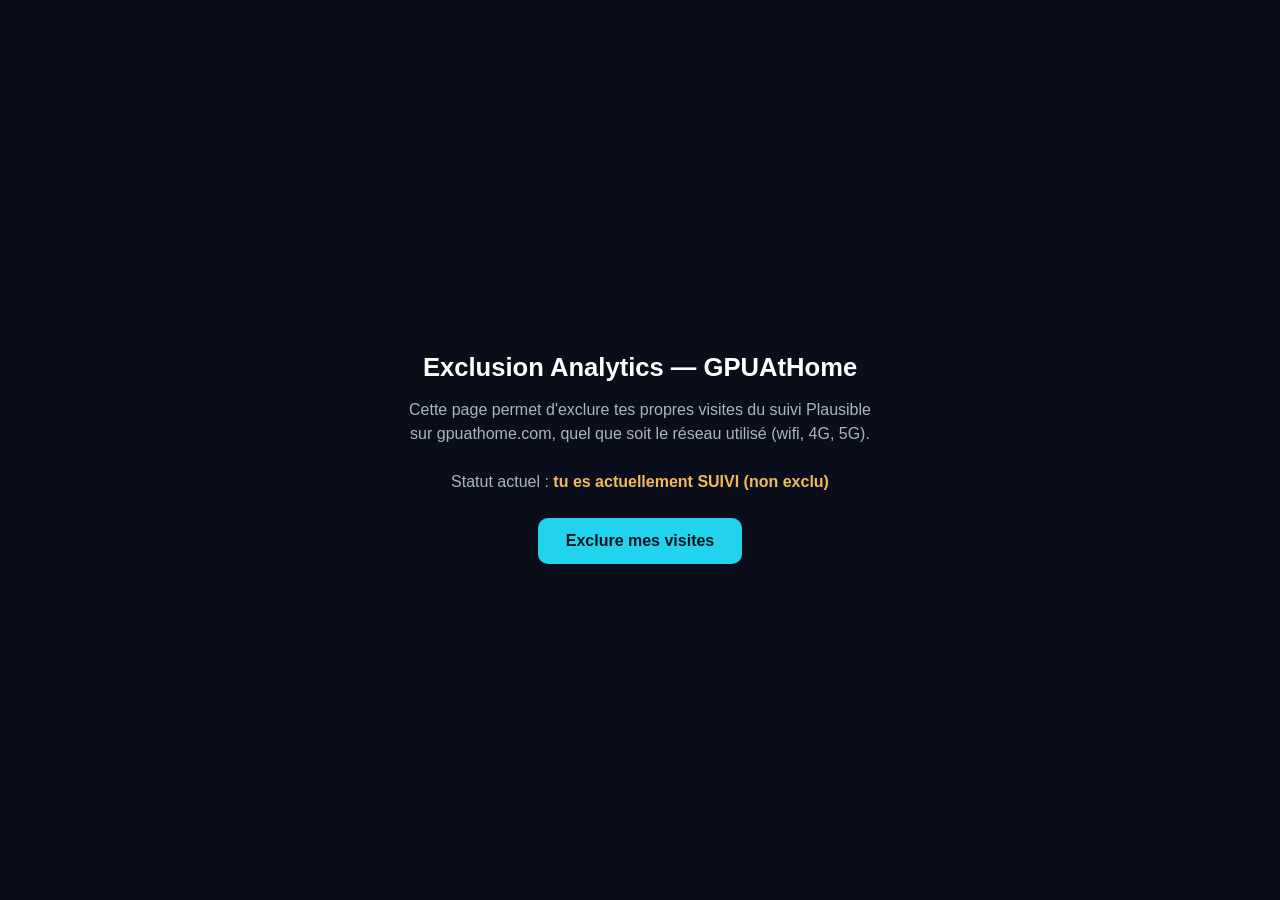
<file: exclude.html>
<!DOCTYPE html>
<html lang="fr">
<head>
<meta charset="UTF-8">
<meta name="viewport" content="width=device-width, initial-scale=1.0">
<meta name="robots" content="noindex, nofollow">
<title>GPUAtHome — Exclusion Analytics</title>
<style>
  body {
    margin: 0;
    min-height: 100vh;
    display: flex;
    align-items: center;
    justify-content: center;
    background: #0a0e1a;
    color: #e8ecf3;
    font-family: -apple-system, BlinkMacSystemFont, "Segoe UI", sans-serif;
    text-align: center;
    padding: 24px;
    box-sizing: border-box;
  }
  .card {
    max-width: 480px;
  }
  h1 {
    font-size: 1.6rem;
    font-weight: 700;
    margin-bottom: 12px;
    color: #ffffff;
  }
  p {
    font-size: 1rem;
    line-height: 1.5;
    color: #a9b4c7;
    margin-bottom: 24px;
  }
  .status {
    font-weight: 600;
  }
  .status.on { color: #4ee6b0; }
  .status.off { color: #f0b95c; }
  button {
    background: #22d3ee;
    color: #05131f;
    border: none;
    border-radius: 10px;
    padding: 14px 28px;
    font-size: 1rem;
    font-weight: 700;
    cursor: pointer;
  }
  button:active {
    opacity: 0.85;
  }
</style>
</head>
<body>
  <div class="card">
    <h1>Exclusion Analytics — GPUAtHome</h1>
    <p>
      Cette page permet d'exclure tes propres visites du suivi Plausible sur
      gpuathome.com, quel que soit le réseau utilisé (wifi, 4G, 5G).<br><br>
      Statut actuel : <span id="status" class="status"></span>
    </p>
    <button id="toggleBtn"></button>
  </div>

  <script>
    function isExcluded() {
      return localStorage.plausible_ignore === 'true';
    }

    function render() {
      const excluded = isExcluded();
      const statusEl = document.getElementById('status');
      const btn = document.getElementById('toggleBtn');
      if (excluded) {
        statusEl.textContent = 'tu es actuellement EXCLU du suivi';
        statusEl.className = 'status on';
        btn.textContent = 'Réactiver le suivi';
      } else {
        statusEl.textContent = 'tu es actuellement SUIVI (non exclu)';
        statusEl.className = 'status off';
        btn.textContent = 'Exclure mes visites';
      }
    }

    document.getElementById('toggleBtn').addEventListener('click', function () {
      localStorage.plausible_ignore = isExcluded() ? 'false' : 'true';
      render();
    });

    render();
  </script>
</body>
</html>
</file>
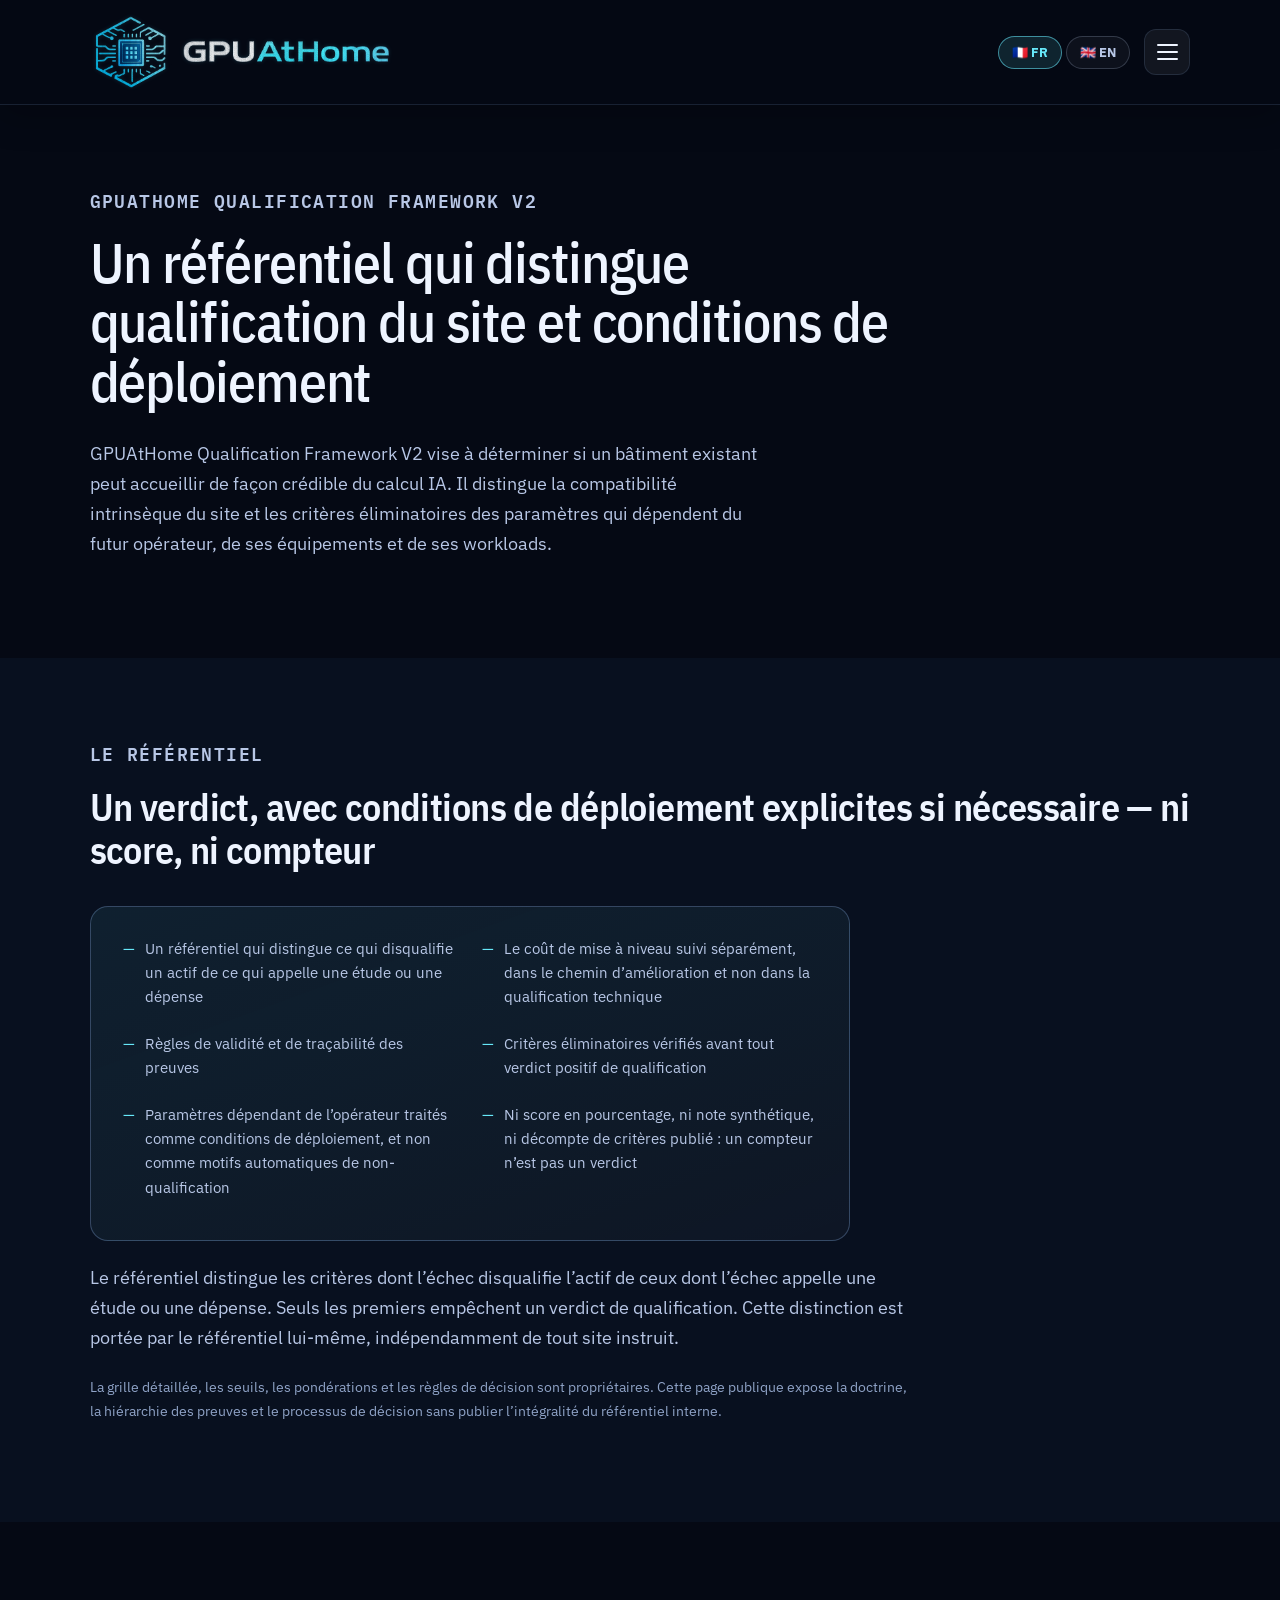
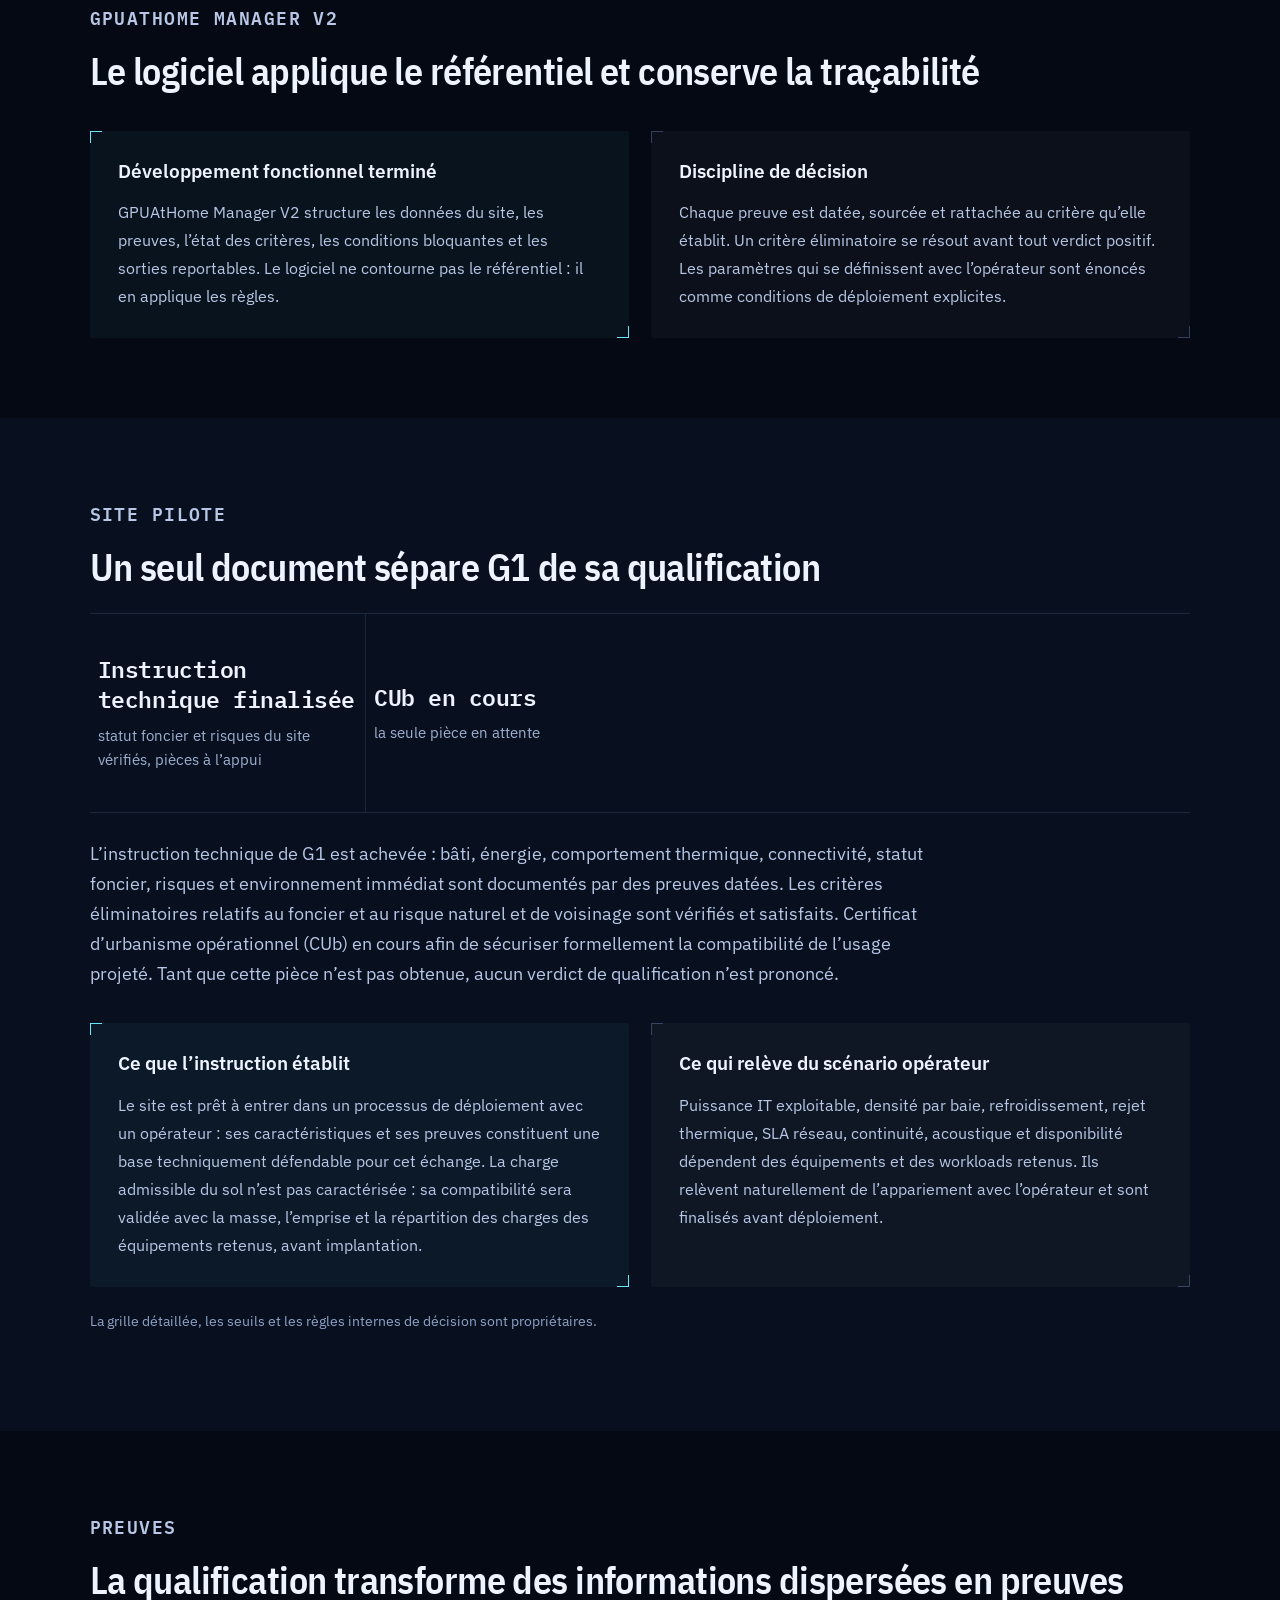
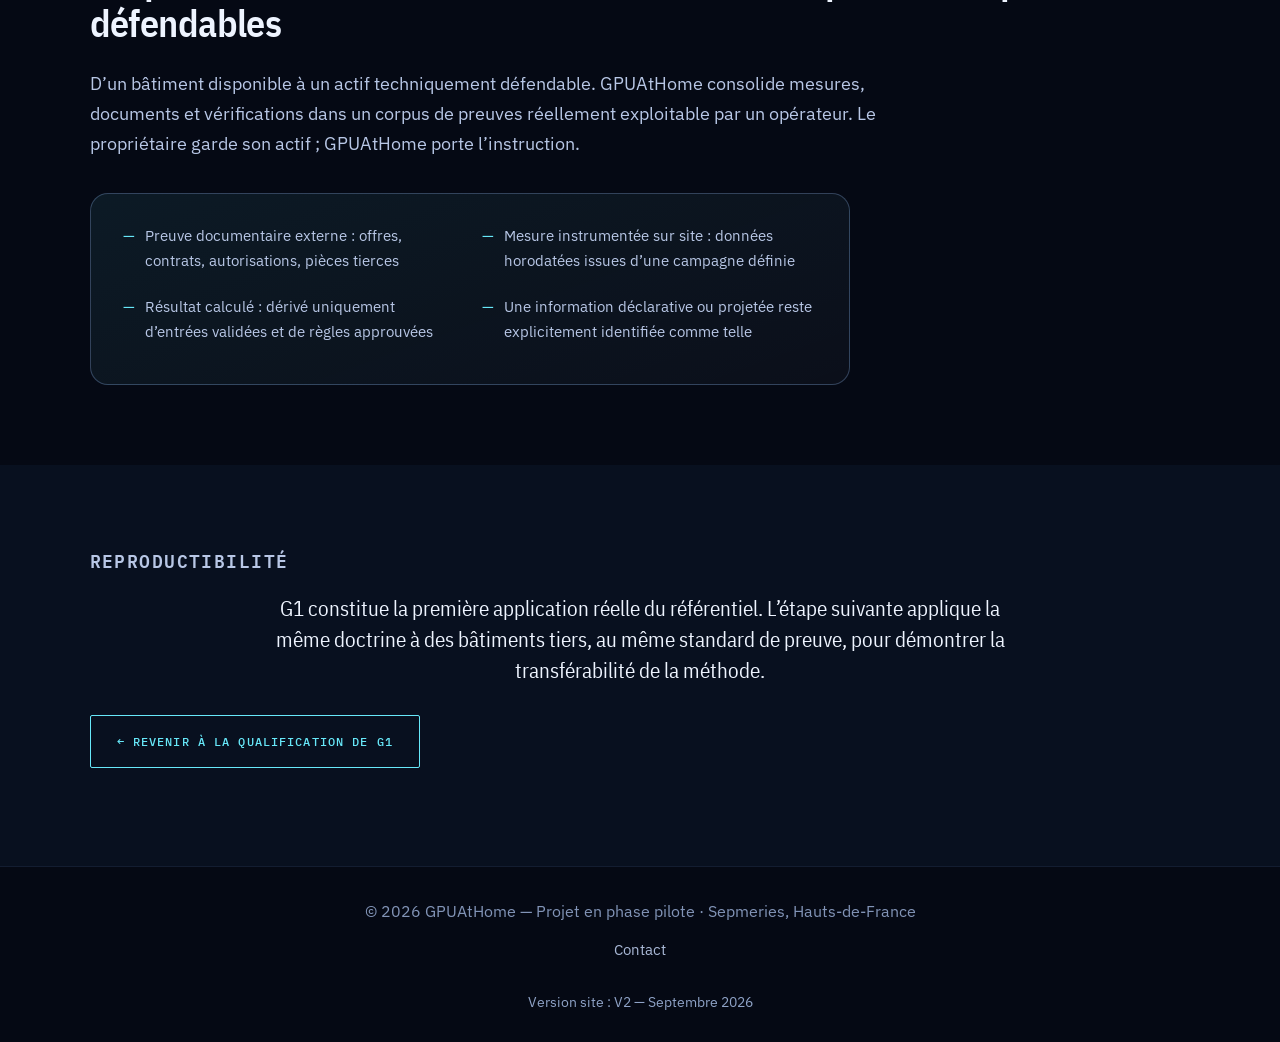
<file: qualification-framework.html>
<!DOCTYPE html>

<html lang="fr">
<head>
<meta charset="utf-8"/>
<meta content="width=device-width, initial-scale=1.0" name="viewport"/>
<title>GPUAtHome Qualification Framework V2 | GPUAtHome</title>
<meta content="Le référentiel GPUAtHome Qualification Framework V2 : critères techniques, hiérarchie des preuves et doctrine de qualification sous conditions, sans divulgation de la grille interne." name="description"/>
<meta content="website" property="og:type"/>
<meta content="https://gpuathome.com/qualification-framework.html" property="og:url"/>
<meta content="GPUAtHome Qualification Framework V2 | GPUAtHome" property="og:title"/>
<meta content="Un référentiel technique propriétaire appliqué par GPUAtHome Manager V2 : données, preuves, critères éliminatoires et conditions de déploiement." property="og:description"/>
<meta content="https://gpuathome.com/logo.png" property="og:image"/>
<link href="logo.png" rel="icon" type="image/png"/>
<link href="logo.png" rel="apple-touch-icon"/>
<link href="https://fonts.googleapis.com" rel="preconnect"/>
<link crossorigin="" href="https://fonts.gstatic.com" rel="preconnect"/>
<link href="https://fonts.googleapis.com/css2?family=IBM+Plex+Sans:wght@400;500;600&amp;family=IBM+Plex+Sans+Condensed:wght@500;600&amp;family=IBM+Plex+Mono:wght@400;500&amp;display=swap" rel="stylesheet"/>
<link href="style.css?v=80" rel="stylesheet"/>
<link href="animations.css?v=2" rel="stylesheet"/>
<link href="qf-page.css?v=2" rel="stylesheet"/>
<!-- Header : meme feuille et meme ordre que index.html, afin que les deux
     pages servent le meme composant. qf-page.css contient une copie plus
     ancienne des regles de navigation ; header-nav.css etant charge apres,
     c'est lui qui prime, exactement comme sur la page d'accueil.
     Retirer cette seule ligne restaure l'etat precedent. -->
<link href="header-nav.css?v=4" rel="stylesheet"/>
<!-- Surcouche « Le relevé ». Chargee en dernier : la retirer restaure
     integralement l'apparence precedente pour toute la partie CSS.
     Versions alignees sur index.html (style v80, animations v2, theme v10)
     afin que les deux pages ne puissent pas servir deux etats de cache
     differents du meme theme. -->
<link href="theme-releve.css?v=10" rel="stylesheet"/>
<!-- Privacy-friendly analytics by Plausible -->
<script>window.plausible=window.plausible||function(){(plausible.q=plausible.q||[]).push(arguments)},plausible.init=plausible.init||function(i){plausible.o=i||{}};
  if (localStorage.plausible_ignore !== 'true') {
    plausible.init();
    var pa=document.createElement('script');
    pa.async=true;
    pa.src='https://plausible.io/js/pa-NQ81xyQ6t1IffKp8BdThk.js';
    document.head.appendChild(pa);
  }
</script>
</head>
<body>
<header class="header">
<a aria-label="GPUAtHome - Accueil" class="brand-logo" href="index.html">
<img alt="GPUAtHome - Infrastructure IA distribuée" src="logo.png"/>
</a>
<button aria-controls="siteNav" aria-expanded="false" aria-label="Ouvrir le menu" class="nav-toggle" id="navToggle" type="button">
<span>
</span>
<span>
</span>
<span>
</span>
</button>
<nav id="siteNav">
<a data-en="Solution" href="index.html#parcours">Solution</a>
<a data-en="Why now" href="index.html#why-now">Pourquoi maintenant</a>
<a data-en="Method" href="index.html#method">Méthode</a>
<a data-en="G1 / Sepmeries" href="index.html#g1">G1 / Sepmeries</a>
<a data-en="Qualification" href="index.html#qualification">Qualification</a>
<a class="is-current" data-en="Framework" href="qualification-framework.html">Référentiel</a>
<a data-en="Model &amp; Vision" href="index.html#model-vision">Modèle &amp; Vision</a>
<a data-en="Contact" href="index.html#contact">Contact</a>
<div class="nav-more" id="navMore">
<button aria-expanded="false" class="nav-more-toggle" data-en="More" id="navMoreToggle" type="button">Plus</button>
<div class="nav-more-panel">
<a data-en="Progress" href="index.html#progress">Avancement</a>
<a data-en="Ecosystem" href="index.html#ecosystem">Écosystème</a>
<a data-en="Documentation" href="index.html#documentation">Documentation</a>
</div>
</div>
</nav>
<div class="nav-scrim" id="navScrim">
</div>
</header>
<main>
<section class="section" id="top">
<p class="section-label" data-en="GPUAtHome Qualification Framework V2">GPUAtHome Qualification Framework V2</p>
<h1 data-en="A framework that separates site qualification from deployment conditions">Un référentiel qui distingue qualification du site et conditions de déploiement</h1>
<p class="section-intro" data-en="GPUAtHome Qualification Framework V2 determines whether an existing building can credibly host AI compute. It separates intrinsic site compatibility and disqualifying conditions from parameters that depend on the future operator, equipment and workload.">GPUAtHome Qualification Framework V2 vise à déterminer si un bâtiment existant peut accueillir de façon crédible du calcul IA. Il distingue la compatibilité intrinsèque du site et les critères éliminatoires des paramètres qui dépendent du futur opérateur, de ses équipements et de ses workloads.</p>
</section>
<section class="section dark" id="referentiel">
<p class="section-label" data-en="The framework">Le référentiel</p>
<h2 data-en="One verdict, with explicit deployment conditions where required — no score, no counter">Un verdict, avec conditions de déploiement explicites si nécessaire — ni score, ni compteur</h2>
<div class="qf-referentiel-card reveal-item">
<ul class="qf-referentiel-list"><li data-en="A framework that distinguishes what disqualifies an asset from what calls for a study or an expense">Un référentiel qui distingue ce qui disqualifie un actif de ce qui appelle une étude ou une dépense</li><li data-en="Upgrade cost tracked separately, as part of the improvement path and not of the technical qualification">Le coût de mise à niveau suivi séparément, dans le chemin d’amélioration et non dans la qualification technique</li><li data-en="Evidence validity and traceability rules">Règles de validité et de traçabilité des preuves</li><li data-en="Disqualifying criteria assessed before a positive qualification verdict">Critères éliminatoires vérifiés avant tout verdict positif de qualification</li><li data-en="Operator-dependent parameters treated as deployment conditions, not automatic disqualifiers">Paramètres dépendant de l’opérateur traités comme conditions de déploiement, et non comme motifs automatiques de non-qualification</li><li data-en="No percentage score, no synthetic grade and no published criteria count: a counter is not a verdict">Ni score en pourcentage, ni note synthétique, ni décompte de critères publié : un compteur n’est pas un verdict</li></ul>
</div>
<p data-en="The framework distinguishes criteria whose failure disqualifies the asset from those whose failure calls for a study or an expense. Only the former prevent a qualification verdict. This distinction is carried by the framework itself, independently of any assessed site." style="max-width:820px;margin-top:22px;">Le référentiel distingue les critères dont l’échec disqualifie l’actif de ceux dont l’échec appelle une étude ou une dépense. Seuls les premiers empêchent un verdict de qualification. Cette distinction est portée par le référentiel lui-même, indépendamment de tout site instruit.</p>
<p class="small" data-en="The detailed grid, thresholds, weightings and decision rules are proprietary. This public page sets out the doctrine, the evidence hierarchy and the decision process without disclosing the full internal framework." style="max-width:820px;margin-top:22px;">La grille détaillée, les seuils, les pondérations et les règles de décision sont propriétaires. Cette page publique expose la doctrine, la hiérarchie des preuves et le processus de décision sans publier l’intégralité du référentiel interne.</p>
</section>
<section class="section" id="manager">
<p class="section-label" data-en="GPUAtHome Manager V2">GPUAtHome Manager V2</p>
<h2 data-en="The software applies the framework and preserves traceability">Le logiciel applique le référentiel et conserve la traçabilité</h2>
<div class="grid two">
<article class="card highlight reveal-item"><h3 data-en="Functional development complete">Développement fonctionnel terminé</h3><p data-en="GPUAtHome Manager V2 structures site data, evidence, criterion states, blocking conditions and reportable outputs. The software does not bypass the framework: it applies its rules.">GPUAtHome Manager V2 structure les données du site, les preuves, l’état des critères, les conditions bloquantes et les sorties reportables. Le logiciel ne contourne pas le référentiel : il en applique les règles.</p></article>
<article class="card reveal-item"><h3 data-en="Decision discipline">Discipline de décision</h3><p data-en="Every piece of evidence is dated, sourced and tied to the criterion it establishes. A disqualifying criterion is resolved before any positive verdict. Parameters that are defined with the operator are stated as explicit deployment conditions.">Chaque preuve est datée, sourcée et rattachée au critère qu’elle établit. Un critère éliminatoire se résout avant tout verdict positif. Les paramètres qui se définissent avec l’opérateur sont énoncés comme conditions de déploiement explicites.</p></article>
</div>
</section>
<section class="section dark" id="g1-v2">
<p class="section-label" data-en="Pilot site">Site pilote</p>
<h2 data-en="A single document stands between G1 and its qualification">Un seul document sépare G1 de sa qualification</h2>
<div class="stats reveal-item">
<div><strong data-en="Technical assessment complete">Instruction technique finalisée</strong><span data-en="land status and site risks verified, with supporting documents">statut foncier et risques du site vérifiés, pièces à l’appui</span></div>
<div><strong data-en="CUb in progress">CUb en cours</strong><span data-en="the single outstanding document">la seule pièce en attente</span></div>
</div>
<p data-en="The technical assessment of G1 is complete: building, energy, thermal behaviour, connectivity, land status, risks and immediate environment are documented by dated evidence. The disqualifying criteria relating to land status and to natural and neighbourhood risk are verified and satisfied. An operational planning certificate (CUb) is underway to formally secure the compatibility of the intended use. Until that document is obtained, no qualification verdict is issued." style="max-width:840px;margin-top:26px;">
L’instruction technique de G1 est achevée : bâti, énergie, comportement thermique, connectivité, statut foncier, risques et environnement immédiat sont documentés par des preuves datées. Les critères éliminatoires relatifs au foncier et au risque naturel et de voisinage sont vérifiés et satisfaits. Certificat d’urbanisme opérationnel (CUb) en cours afin de sécuriser formellement la compatibilité de l’usage projeté. Tant que cette pièce n’est pas obtenue, aucun verdict de qualification n’est prononcé.
</p>
<div class="grid two" style="margin-top:34px;">
<article class="card highlight reveal-item">
<h3 data-en="What the assessment establishes">Ce que l’instruction établit</h3>
<p data-en="The site is ready to enter an operator deployment process: its characteristics and evidence form a technically defensible basis for that discussion. The admissible floor loading is not characterised: its compatibility will be assessed against the mass, footprint and load distribution of the equipment selected, before installation.">
      Le site est prêt à entrer dans un processus de déploiement avec un opérateur : ses caractéristiques et ses preuves constituent une base techniquement défendable pour cet échange. La charge admissible du sol n’est pas caractérisée : sa compatibilité sera validée avec la masse, l’emprise et la répartition des charges des équipements retenus, avant implantation.
    </p>
</article>
<article class="card reveal-item">
<h3 data-en="What remains operator-specific">Ce qui relève du scénario opérateur</h3>
<p data-en="Usable IT power, rack density, cooling, heat rejection, connectivity SLA, continuity, acoustic performance and availability depend on the equipment and workload selected. They belong to the operator matching exercise and are finalised before deployment.">
      Puissance IT exploitable, densité par baie, refroidissement, rejet thermique, SLA réseau, continuité, acoustique et disponibilité dépendent des équipements et des workloads retenus. Ils relèvent naturellement de l’appariement avec l’opérateur et sont finalisés avant déploiement.
    </p>
</article>
</div>
<p class="small" data-en="The detailed grid, thresholds and internal decision rules are proprietary." style="margin-top:22px;">
La grille détaillée, les seuils et les règles internes de décision sont propriétaires.
</p>
</section>
<section class="section" id="evidence">
<p class="section-label" data-en="Evidence">Preuves</p>
<h2 data-en="Qualification turns dispersed information into defensible evidence">La qualification transforme des informations dispersées en preuves défendables</h2>
<p data-en="From an available building to a technically defensible asset. GPUAtHome consolidates measurements, documents and checks into an evidence base that an operator can actually use. The owner keeps the asset; GPUAtHome carries the assessment." style="max-width:840px;margin:0 0 24px;">D’un bâtiment disponible à un actif techniquement défendable. GPUAtHome consolide mesures, documents et vérifications dans un corpus de preuves réellement exploitable par un opérateur. Le propriétaire garde son actif ; GPUAtHome porte l’instruction.</p><div class="qf-referentiel-card reveal-item"><ul class="qf-referentiel-list"><li data-en="External documented evidence: offers, contracts, permits, third-party documents">Preuve documentaire externe : offres, contrats, autorisations, pièces tierces</li><li data-en="Instrumented on-site measurement: time-stamped data from a defined campaign">Mesure instrumentée sur site : données horodatées issues d’une campagne définie</li><li data-en="Calculated result: derived only from validated inputs and approved rules">Résultat calculé : dérivé uniquement d’entrées validées et de règles approuvées</li><li data-en="Declared or projected information remains explicitly identified as such">Une information déclarative ou projetée reste explicitement identifiée comme telle</li></ul></div>
</section>
<section class="section dark" id="vision-qf">
<p class="section-label" data-en="Reproducibility">Reproductibilité</p>
<div class="qf-vision-block reveal-item"><p data-en="G1 is the first real application of the framework. The next step applies the same doctrine to third-party buildings, at the same evidence standard, to demonstrate that the method is transferable.">G1 constitue la première application réelle du référentiel. L’étape suivante applique la même doctrine à des bâtiments tiers, au même standard de preuve, pour démontrer la transférabilité de la méthode.</p></div>
<p style="margin-top:28px;"><a class="btn primary" data-en="Back to the G1 qualification" href="index.html#qualification">← Revenir à la qualification de G1</a></p>
</section>
</main>
<footer>
<p data-en="© 2026 GPUAtHome — Pilot phase project · Sepmeries, Hauts-de-France">© 2026 GPUAtHome — Projet en phase pilote · Sepmeries, Hauts-de-France</p>
<nav aria-label="Liens de pied de page" class="footer-links">
<a data-en="Contact" href="index.html#contact">Contact</a>
</nav>
<p class="small" data-en="Site version: V2 — September 2026">Version site : V2 — Septembre 2026</p>
</footer>
<script defer="" src="lang.js"></script>
<script>
/* ── Navigation : panneau mobile + menu "Plus" ──
   Copie conforme du bloc equivalent d'index.html. Cette page ne charge pas
   animations.js ; le comportement du header doit donc etre embarque ici,
   sans quoi le bouton burger reste inerte. */
(function () {
  'use strict';
  var toggle = document.getElementById('navToggle');
  var nav = document.getElementById('siteNav');
  var scrim = document.getElementById('navScrim');
  var more = document.getElementById('navMore');
  var moreToggle = document.getElementById('navMoreToggle');

  function closeNav() {
    if (!nav) return;
    nav.classList.remove('is-open');
    if (toggle) toggle.setAttribute('aria-expanded', 'false');
    if (scrim) scrim.classList.remove('is-open');
    document.body.classList.remove('nav-open');
  }

  function openNav() {
    if (!nav) return;
    nav.classList.add('is-open');
    if (toggle) toggle.setAttribute('aria-expanded', 'true');
    if (scrim) scrim.classList.add('is-open');
    document.body.classList.add('nav-open');
  }

  if (toggle && nav) {
    toggle.addEventListener('click', function () {
      var isOpen = nav.classList.contains('is-open');
      if (isOpen) { closeNav(); } else { openNav(); }
    });
  }

  if (scrim) scrim.addEventListener('click', closeNav);

  if (nav) {
    nav.querySelectorAll('a').forEach(function (a) {
      a.addEventListener('click', closeNav);
    });
  }

  if (more && moreToggle) {
    moreToggle.addEventListener('click', function (e) {
      e.stopPropagation();
      var isOpen = more.classList.contains('is-open');
      more.classList.toggle('is-open', !isOpen);
      moreToggle.setAttribute('aria-expanded', String(!isOpen));
    });
    document.addEventListener('click', function (e) {
      if (!more.contains(e.target)) {
        more.classList.remove('is-open');
        moreToggle.setAttribute('aria-expanded', 'false');
      }
    });
  }

  document.addEventListener('keydown', function (e) {
    if (e.key === 'Escape') {
      closeNav();
      if (more) more.classList.remove('is-open');
    }
  });

  window.addEventListener('resize', function () {
    if (window.innerWidth > 1280) closeNav();
  });
})();
</script>
<script>
/* Scroll reveal minimal, identique en principe à celui d'index.html,
   pour les .reveal-item de cette page (pas de dépendance à animations.js
   qui contient des sélecteurs spécifiques à la page d'accueil). */
(function () {
  'use strict';
  var items = document.querySelectorAll('.reveal-item');
  if (!items.length) return;
  if (!('IntersectionObserver' in window)) {
    items.forEach(function (el) { el.classList.add('is-visible'); });
    return;
  }
  var revealed = new WeakSet();
  function reveal(el) {
    if (revealed.has(el)) return;
    revealed.add(el);
    el.classList.add('is-visible');
  }
  var observer = new IntersectionObserver(function (entries) {
    entries.forEach(function (entry) {
      if (entry.isIntersecting) { reveal(entry.target); observer.unobserve(entry.target); }
    });
  }, { threshold: 0.12, rootMargin: '0px 0px -40px 0px' });
  items.forEach(function (el) { observer.observe(el); });
  setTimeout(function () {
    items.forEach(function (el) { if (!revealed.has(el)) reveal(el); });
  }, 1800);
})();
</script>
</body>
</html>
</file>
<file: style.css>
* {
  margin: 0;
  padding: 0;
  box-sizing: border-box;
}

:root {
  --bg: #050914;
  --bg-soft: #071124;
  --bg-card: rgba(255, 255, 255, 0.055);
  --text: #eef4ff;
  --muted: #b8c7e6;
  --muted-2: #8fa3c7;
  --cyan: #67e8f9;
  --blue: #2563eb;
  --border: rgba(120, 170, 255, 0.16);
  --border-strong: rgba(103, 232, 249, 0.34);
  --shadow: 0 28px 80px rgba(0, 0, 0, 0.34);
  /* Élévation canonique des cartes. Valeur reprise à l'identique de
     l'ancienne redéfinition .card du bloc « V5 — améliorations hover »,
     qui était celle réellement appliquée (elle écrasait par l'ordre
     source la déclaration d'origine, restée sans effet). */
  --shadow-raised: 0 8px 32px rgba(0, 0, 0, 0.22), 0 1px 0 rgba(255, 255, 255, 0.04) inset;
  --amber: #fbbf24;
  --green: #4ade80;
  --font-display: "Space Grotesk", Inter, Arial, sans-serif;
  --font-mono: "IBM Plex Mono", "SFMono-Regular", Menlo, monospace;

  /* Glyphes techniques du Qualification Framework (remplacent les emojis) */
  --icon-building: url("data:image/svg+xml,%3Csvg%20xmlns%3D%27http%3A%2F%2Fwww.w3.org%2F2000%2Fsvg%27%20viewBox%3D%270%200%2024%2024%27%20fill%3D%27none%27%20stroke%3D%27%23000%27%20stroke-width%3D%271.6%27%20stroke-linecap%3D%27round%27%20stroke-linejoin%3D%27round%27%3E%3Cpath%20d%3D%27M4%2011%20L12%204%20L20%2011%27%2F%3E%3Cpath%20d%3D%27M6%2010%20V20%20H18%20V10%27%2F%3E%3Cpath%20d%3D%27M10%2020%20V14%20H14%20V20%27%2F%3E%3C%2Fsvg%3E");
  --icon-energy: url("data:image/svg+xml,%3Csvg%20xmlns%3D%27http%3A%2F%2Fwww.w3.org%2F2000%2Fsvg%27%20viewBox%3D%270%200%2024%2024%27%3E%3Cpath%20d%3D%27M13%202%20L5%2014%20H10%20L9%2022%20L19%209%20H13%20L14%202%20Z%27%20fill%3D%27%23000%27%2F%3E%3C%2Fsvg%3E");
  --icon-thermal: url("data:image/svg+xml,%3Csvg%20xmlns%3D%27http%3A%2F%2Fwww.w3.org%2F2000%2Fsvg%27%20viewBox%3D%270%200%2024%2024%27%20fill%3D%27none%27%20stroke%3D%27%23000%27%20stroke-width%3D%271.6%27%20stroke-linecap%3D%27round%27%20stroke-linejoin%3D%27round%27%3E%3Cpath%20d%3D%27M12%203a2%202%200%200%201%202%202v8.6a4.2%204.2%200%201%201-4%200V5a2%202%200%200%201%202-2Z%27%2F%3E%3Ccircle%20cx%3D%2712%27%20cy%3D%2718%27%20r%3D%272%27%20fill%3D%27%23000%27%20stroke%3D%27none%27%2F%3E%3C%2Fsvg%3E");
  --icon-connectivity: url("data:image/svg+xml,%3Csvg%20xmlns%3D%27http%3A%2F%2Fwww.w3.org%2F2000%2Fsvg%27%20viewBox%3D%270%200%2024%2024%27%20fill%3D%27none%27%20stroke%3D%27%23000%27%20stroke-width%3D%271.4%27%20stroke-linecap%3D%27round%27%3E%3Cpath%20d%3D%27M6.7%207.2%20L11.2%2016.3%20M17.3%207.2%20L12.8%2016.3%20M7.2%206%20H16.8%27%2F%3E%3Ccircle%20cx%3D%275.5%27%20cy%3D%276%27%20r%3D%272%27%20fill%3D%27%23000%27%20stroke%3D%27none%27%2F%3E%3Ccircle%20cx%3D%2718.5%27%20cy%3D%276%27%20r%3D%272%27%20fill%3D%27%23000%27%20stroke%3D%27none%27%2F%3E%3Ccircle%20cx%3D%2712%27%20cy%3D%2718%27%20r%3D%272%27%20fill%3D%27%23000%27%20stroke%3D%27none%27%2F%3E%3C%2Fsvg%3E");
  --icon-security: url("data:image/svg+xml,%3Csvg%20xmlns%3D%27http%3A%2F%2Fwww.w3.org%2F2000%2Fsvg%27%20viewBox%3D%270%200%2024%2024%27%20fill%3D%27none%27%20stroke%3D%27%23000%27%20stroke-width%3D%271.6%27%20stroke-linejoin%3D%27round%27%3E%3Cpath%20d%3D%27M12%203%20L19%206%20V11%20C19%2016%2016%2019.5%2012%2021%20C8%2019.5%205%2016%205%2011%20V6%20Z%27%2F%3E%3C%2Fsvg%3E");
  --icon-operability: url("data:image/svg+xml,%3Csvg%20xmlns%3D%27http%3A%2F%2Fwww.w3.org%2F2000%2Fsvg%27%20viewBox%3D%270%200%2024%2024%27%20fill%3D%27none%27%20stroke%3D%27%23000%27%20stroke-width%3D%271.6%27%20stroke-linecap%3D%27round%27%20stroke-linejoin%3D%27round%27%3E%3Cpath%20d%3D%27M4%2012a8%208%200%200%201%2014-5.3%27%2F%3E%3Cpath%20d%3D%27M20%2012a8%208%200%200%201-14%205.3%27%2F%3E%3Cpath%20d%3D%27M17%203.7v4h-4%27%2F%3E%3Cpath%20d%3D%27M7%2020.3v-4h4%27%2F%3E%3C%2Fsvg%3E");
  --icon-admin: url("data:image/svg+xml,%3Csvg%20xmlns%3D%27http%3A%2F%2Fwww.w3.org%2F2000%2Fsvg%27%20viewBox%3D%270%200%2024%2024%27%20fill%3D%27none%27%20stroke%3D%27%23000%27%20stroke-width%3D%271.6%27%20stroke-linecap%3D%27round%27%20stroke-linejoin%3D%27round%27%3E%3Crect%20x%3D%276%27%20y%3D%273%27%20width%3D%2712%27%20height%3D%2718%27%20rx%3D%271.5%27%2F%3E%3Cpath%20d%3D%27M9%208h6M9%2012h6M9%2016h4%27%2F%3E%3C%2Fsvg%3E");

  /* Glyphes additionnels — flux "référentiel → application terrain" (remplacent les emojis) */
  --icon-framework: url("data:image/svg+xml,%3Csvg%20xmlns%3D%27http%3A%2F%2Fwww.w3.org%2F2000%2Fsvg%27%20viewBox%3D%270%200%2024%2024%27%20fill%3D%27none%27%20stroke%3D%27%23000%27%20stroke-width%3D%271.6%27%20stroke-linecap%3D%27round%27%20stroke-linejoin%3D%27round%27%3E%3Crect%20x%3D%274%27%20y%3D%274%27%20width%3D%2716%27%20height%3D%2716%27%20rx%3D%271.5%27%2F%3E%3Cpath%20d%3D%27M12%204%20V20%20M4%2012%20H20%27%2F%3E%3C%2Fsvg%3E");
  --icon-manager: url("data:image/svg+xml,%3Csvg%20xmlns%3D%27http%3A%2F%2Fwww.w3.org%2F2000%2Fsvg%27%20viewBox%3D%270%200%2024%2024%27%20fill%3D%27none%27%20stroke%3D%27%23000%27%20stroke-width%3D%271.6%27%20stroke-linecap%3D%27round%27%20stroke-linejoin%3D%27round%27%3E%3Crect%20x%3D%273%27%20y%3D%274%27%20width%3D%2718%27%20height%3D%2712%27%20rx%3D%271.5%27%2F%3E%3Cpath%20d%3D%27M8%2020%20H16%20M12%2016%20V20%20M7%208%20H13%20M7%2011.5%20H11%27%2F%3E%3C%2Fsvg%3E");
  --icon-report: url("data:image/svg+xml,%3Csvg%20xmlns%3D%27http%3A%2F%2Fwww.w3.org%2F2000%2Fsvg%27%20viewBox%3D%270%200%2024%2024%27%20fill%3D%27none%27%20stroke%3D%27%23000%27%20stroke-width%3D%271.6%27%20stroke-linecap%3D%27round%27%20stroke-linejoin%3D%27round%27%3E%3Cpath%20d%3D%27M6%203%20H14%20L18%207%20V21%20H6%20Z%27%2F%3E%3Cpath%20d%3D%27M14%203%20V7%20H18%27%2F%3E%3Cpath%20d%3D%27M9%2013%20L11%2015%20L15.5%2010%27%2F%3E%3C%2Fsvg%3E");
  --icon-operator: url("data:image/svg+xml,%3Csvg%20xmlns%3D%27http%3A%2F%2Fwww.w3.org%2F2000%2Fsvg%27%20viewBox%3D%270%200%2024%2024%27%20fill%3D%27none%27%20stroke%3D%27%23000%27%20stroke-width%3D%271.6%27%20stroke-linecap%3D%27round%27%20stroke-linejoin%3D%27round%27%3E%3Cpath%20d%3D%27M14.7%206.3a4%204%200%200%200-5.4%205.4%20L4%2017%20l3%203%20l5.3-5.3%20a4%204%200%200%200%205.4-5.4%20l-2.6%202.6%20l-2-2%20Z%27%2F%3E%3C%2Fsvg%3E");
}

html {
  scroll-behavior: smooth;
  -webkit-text-size-adjust: 100%;
  text-size-adjust: 100%;
}

body {
  font-family: Inter, Arial, sans-serif;
  background: var(--bg);
  color: var(--text);
  line-height: 1.6;
  overflow-x: hidden;
}

a {
  color: inherit;
  text-decoration: none;
}

img {
  max-width: 100%;
  display: block;
}

/* ─── FOCUS ACCESSIBILITÉ ─────────────────────────────────────────── */

:focus-visible {
  outline: 2px solid var(--cyan);
  outline-offset: 3px;
  border-radius: 4px;
}

/* ─── HEADER ──────────────────────────────────────────────────────── */

.header {
  position: sticky;
  top: 0;
  z-index: 100;
  display: flex;
  justify-content: space-between;
  align-items: center;
  gap: 34px;
  padding: 8px 7%;
  border-bottom: 1px solid var(--border);
  box-shadow: 0 10px 35px rgba(0, 0, 0, 0.25);
  isolation: isolate;
}

/* Fix iOS Safari : le flou (backdrop-filter) est isolé sur sa propre
   couche via ::before, découplée du contenu du header. C'est le
   correctif fiable pour le bug de ghosting/texte qui "bave" à travers
   un header sticky flouté pendant le scroll (translateZ seul sur
   .header ne suffit pas toujours sur iOS). N'affecte pas le visuel. */
.header::before {
  content: "";
  position: absolute;
  inset: 0;
  z-index: -1;
  background: rgba(5, 9, 20, 0.92);
  backdrop-filter: blur(18px);
  -webkit-backdrop-filter: blur(18px);
  -webkit-transform: translateZ(0);
  transform: translateZ(0);
  will-change: transform;
}

.brand-logo {
  display: flex;
  align-items: center;
  gap: 16px;
  flex-shrink: 0;
}

/* ── Logo : nouvelle identité officielle GPUAtHome (pictogramme
   compact + wordmark). Le glow est déjà intégré dans le PNG (halo
   cyan autour de la puce centrale) : le filter CSS reste minimal,
   juste assez pour détacher légèrement le logo du fond du header,
   sans créer de double halo. */
.brand-logo img {
  height: 88px !important;
  width: auto;
  filter: drop-shadow(0 0 2px rgba(103, 232, 249, 0.16));
  transition: filter 0.25s ease, transform 0.25s ease;
}

.brand-logo img:hover {
  filter: drop-shadow(0 0 4px rgba(103, 232, 249, 0.26));
  transform: scale(1.02);
}

.brand-tagline {
  font-size: 0.82rem;
  color: #8fb8e0;
  letter-spacing: 0.01em;
  white-space: nowrap;
}

nav {
  display: flex;
  align-items: center;
  justify-content: flex-end;
  gap: 26px;
  font-size: 0.92rem;
  color: var(--muted);
  flex-wrap: nowrap;
}

nav a {
  position: relative;
  transition: color 0.2s ease, opacity 0.2s ease;
}

nav a::after {
  content: "";
  position: absolute;
  left: 0;
  bottom: -7px;
  width: 0;
  height: 2px;
  border-radius: 999px;
  background: linear-gradient(90deg, var(--cyan), var(--blue));
  transition: width 0.22s ease;
}

nav a:hover {
  color: var(--cyan);
}

nav a:hover::after {
  width: 100%;
}

/* ─── HERO ────────────────────────────────────────────────────────── */

.hero {
  min-height: 86vh;
  display: grid;
  grid-template-columns: 1.2fr 340px;
  grid-template-areas:
    "top card"
    "bottom card";
  align-items: center;
  justify-content: center;
  column-gap: 64px;
  row-gap: 28px;
  padding: 92px max(7%, calc((100% - 1400px) / 2));
  position: relative;
  overflow: hidden;
  background:
    radial-gradient(circle at 18% 18%, rgba(0, 194, 255, 0.24), transparent 32%),
    radial-gradient(circle at 82% 8%, rgba(91, 33, 182, 0.36), transparent 34%),
    linear-gradient(135deg, #050914 0%, #09162d 48%, #020617 100%);
}

.hero-top,
.hero-bottom {
  max-width: 900px;
  position: relative;
  z-index: 1;
}

.hero-top { grid-area: top; }
.hero-bottom { grid-area: bottom; }

/* Bandeau d'actu : version longue par défaut (desktop), version courte
   réservée au mobile (voir media query 760px) pour alléger le hero. */
.news-banner--short { display: none; }

.news-banner {
  display: inline-flex;
  align-items: center;
  gap: 8px;
  margin-bottom: 20px;
  padding: 10px 18px;
  border: 1px solid rgba(74, 222, 128, 0.32);
  border-radius: 999px;
  background: rgba(74, 222, 128, 0.08);
  color: var(--green);
  font-size: 0.85rem;
  font-weight: 700;
  text-decoration: none;
  transition: background 0.2s ease, border-color 0.2s ease;
}

.news-banner:hover {
  background: rgba(74, 222, 128, 0.14);
  border-color: rgba(74, 222, 128, 0.5);
}

.badge,
.section-label {
  display: inline-block;
  margin-bottom: 18px;
  padding: 8px 14px;
  border: 1px solid rgba(103, 232, 249, 0.32);
  border-radius: 999px;
  color: var(--cyan);
  background: rgba(103, 232, 249, 0.08);
  font-family: var(--font-mono);
  font-size: 0.72rem;
  font-weight: 600;
  text-transform: uppercase;
  letter-spacing: 0.07em;
}

/* Séparateurs "Résultats documentés" / "Projections à confirmer" —
   distinguent visuellement les faits mesurés/obtenus des hypothèses
   encore à valider, à l'intérieur d'une même section. */
.results-split-label {
  display: flex;
  align-items: center;
  gap: 14px;
  margin: 48px 0 22px;
  font-family: var(--font-mono);
  font-size: 0.74rem;
  font-weight: 700;
  text-transform: uppercase;
  letter-spacing: 0.09em;
  color: #6ee7b7;
}
.results-split-label::after {
  content: "";
  flex: 1;
  height: 1px;
  background: linear-gradient(90deg, rgba(110, 231, 183, 0.4), transparent);
}
.results-split-label--projection {
  color: var(--amber, #f5a524);
}
.results-split-label--projection::after {
  background: linear-gradient(90deg, rgba(245, 165, 36, 0.4), transparent);
}

h1 {
  max-width: 820px;
  font-family: var(--font-display);
  font-weight: 500;
  font-size: clamp(2.35rem, 5.4vw, 4.3rem);
  line-height: 1.08;
  letter-spacing: -0.035em;
  margin-bottom: 28px;
}

h2 {
  font-family: var(--font-display);
  font-weight: 600;
  font-size: clamp(2rem, 4vw, 3.4rem);
  line-height: 1.05;
  letter-spacing: -0.03em;
  margin-bottom: 24px;
}

h3 {
  font-family: var(--font-display);
  font-weight: 600;
  font-size: 1.25rem;
  margin-bottom: 12px;
}

.subtitle,
.section > p,
.section-intro,
.partners > p,
.contact p {
  max-width: 860px;
  color: var(--muted);
  font-size: 1.12rem;
}

.section-intro {
  margin-bottom: 36px;
}

.subtitle--short { display: none; }

.hero-actions {
  display: flex;
  gap: 16px;
  margin-top: 36px;
  flex-wrap: wrap;
}

.btn {
  display: inline-flex;
  align-items: center;
  justify-content: center;
  padding: 14px 22px;
  border-radius: 999px;
  font-weight: 800;
  transition: transform 0.2s ease, box-shadow 0.2s ease, background 0.2s ease, border-color 0.2s ease;
}

.btn:hover {
  transform: translateY(-2px);
}

.btn.primary {
  background: linear-gradient(135deg, var(--cyan), var(--blue));
  color: #020617;
  box-shadow: 0 18px 45px rgba(37, 99, 235, 0.28);
}

.btn.primary:hover {
  box-shadow: 0 24px 60px rgba(37, 99, 235, 0.40);
}

.btn.secondary {
  border: 1px solid rgba(184, 199, 230, 0.28);
  color: var(--text);
  background: rgba(255, 255, 255, 0.04);
}

.btn.secondary:hover {
  border-color: rgba(103, 232, 249, 0.5);
  background: rgba(103, 232, 249, 0.08);
}

.hero-proof {
  margin-top: 28px;
  max-width: 900px;
  color: #9fb0d0;
  font-size: 0.95rem;
  line-height: 1.55;
}

/* Note : le décor animé du hero (réseau de nœuds) est bien présent — voir
   la section "HERO — SIGNATURE RÉSEAU" en fin de fichier, où vit .hero-mesh
   (SVG + animation de pulsation). Ce bloc-ci ne fait plus rien depuis la
   révision de juillet 2026 et ne concerne pas ce décor. */

/* ─── STATS ───────────────────────────────────────────────────────── */

.stats {
  display: grid;
  grid-template-columns: repeat(4, 1fr);
  gap: 1px;
  background: rgba(120, 170, 255, 0.12);
  border-top: 1px solid rgba(120, 170, 255, 0.14);
  border-bottom: 1px solid rgba(120, 170, 255, 0.14);
}

.stats div {
  min-width: 0; /* sans cette ligne, un item de grille refuse de descendre
                   sous la largeur de son contenu et déborde sur le voisin */
  min-height: 138px;
  padding: 34px 7%;
  background:
    linear-gradient(180deg, rgba(103, 232, 249, 0.035), transparent),
    var(--bg-soft);
  display: flex;
  flex-direction: column;
  justify-content: center;
}

.stats strong {
  display: block;
  font-family: var(--font-display);
  font-weight: 600;
  font-size: 2rem;
  color: #ffffff;
  line-height: 1.15;
  overflow-wrap: break-word;
}

/* Le nowrap est réservé aux valeurs chiffrées (« 68,58 m² », « 32 / 35 »),
   qui ne doivent jamais être coupées entre le nombre et son unité. */
.stats strong.metric {
  white-space: nowrap;
}

/* Les intitulés rédactionnels (« 4. Changer d'échelle », « Une instruction
   unique ») sont autorisés à revenir à la ligne : en nowrap, ils débordaient
   sur la colonne suivante. Le corps n'est volontairement pas redéfini ici :
   theme-releve.css impose un corps unique à toute la bande (doctrine « une
   valeur ne se hiérarchise pas par la taille »), et le surcharger depuis
   cette feuille le contredirait silencieusement. */
.stats strong:not(.metric) {
  line-height: 1.3;
  margin-bottom: 8px;
}

.stats span {
  display: block;
  max-width: min(270px, 100%);
  color: #9fb0d0;
  font-size: 0.95rem;
}

/* ─── POURQUOI CE SITE ────────────────────────────────────────────── */

.why-site {
  padding-top: 56px;
  padding-bottom: 56px;
}

.checklist-grid {
  list-style: none;
  display: grid;
  grid-template-columns: repeat(2, 1fr);
  gap: 16px 40px;
  margin-top: 24px;
  max-width: 980px;
}

.checklist-grid li {
  display: flex;
  align-items: baseline;
  gap: 10px;
  font-size: 1.05rem;
  color: var(--text);
}

.checklist-mark {
  flex: 0 0 auto;
  color: var(--green);
  font-weight: 700;
}

@media (max-width: 640px) {
  .checklist-grid {
    grid-template-columns: 1fr;
  }
}

/* ─── CE QUE GPUATHOME EST / N'EST PAS ───────────────────────────── */

.is-isnot-grid {
  list-style: none;
  display: grid;
  gap: 14px;
  margin-top: 22px;
}

.is-isnot-grid li {
  display: flex;
  align-items: flex-start;
  gap: 12px;
  font-size: 1rem;
  color: var(--muted);
}

.is-isnot-mark {
  flex: 0 0 auto;
  font-weight: 700;
  line-height: 1.5;
}

.is-isnot-mark--yes {
  color: var(--green);
}

.is-isnot-mark--no {
  color: #f87171;
}

/* ─── TABLEAU BESOINS OPÉRATEUR / RÉPONSE GPUATHOME ──────────────── */

.needs-table-wrap {
  margin-top: 24px;
  border-radius: 20px;
  overflow: hidden;
  border: 1px solid var(--border);
}

.needs-table {
  width: 100%;
  border-collapse: collapse;
}

.needs-table th,
.needs-table td {
  padding: 16px 22px;
  text-align: left;
  border-bottom: 1px solid var(--border);
}

.needs-table th {
  background: rgba(103, 232, 249, 0.10);
  color: var(--cyan);
  font-size: 0.78rem;
  text-transform: uppercase;
  letter-spacing: 0.05em;
  font-weight: 700;
}

.needs-table td {
  color: var(--muted);
  font-size: 0.98rem;
}

.needs-table td:first-child {
  color: var(--text);
  font-weight: 600;
  width: 32%;
}

.needs-table tbody tr:last-child td {
  border-bottom: none;
}

.needs-table tbody tr:hover {
  background: rgba(255, 255, 255, 0.03);
}

@media (max-width: 640px) {
  .needs-table thead {
    display: none;
  }
  .needs-table,
  .needs-table tbody,
  .needs-table tr,
  .needs-table td {
    display: block;
    width: 100%;
  }
  .needs-table tr {
    padding: 14px 20px;
    border-bottom: 1px solid var(--border);
  }
  .needs-table tr:last-child {
    border-bottom: none;
  }
  .needs-table td {
    padding: 0;
    border-bottom: none;
  }
  .needs-table td:first-child {
    width: auto;
    color: var(--cyan);
    font-size: 0.72rem;
    text-transform: uppercase;
    letter-spacing: 0.05em;
    font-weight: 700;
    margin-bottom: 4px;
  }
  .needs-table td:last-child {
    color: var(--text);
    font-size: 1.05rem;
    font-weight: 600;
  }
}

/* ─── ÉTAT DU PROJET ──────────────────────────────────────────────── */

.status-list {
  list-style: none;
  display: grid;
  grid-template-columns: repeat(2, 1fr);
  gap: 14px 32px;
  margin-top: 28px;
}

.status-item {
  display: flex;
  align-items: baseline;
  gap: 10px;
  font-size: 1rem;
  color: var(--text);
}

.status-dot {
  flex: 0 0 auto;
  width: 10px;
  height: 10px;
  border-radius: 50%;
  display: inline-block;
}

.status-item--done .status-dot {
  background: var(--green);
  box-shadow: 0 0 8px rgba(74,222,128,0.4);
}

.status-item--pending .status-dot {
  background: var(--amber);
  box-shadow: 0 0 8px rgba(251,191,36,0.35);
}

@media (max-width: 640px) {
  .status-list {
    grid-template-columns: 1fr;
  }
}

/* ─── SECTIONS ────────────────────────────────────────────────────── */

.section {
  padding: 96px max(7%, calc((100% - 1400px) / 2));
}

.section.dark {
  background:
    radial-gradient(circle at top right, rgba(37, 99, 235, 0.18), transparent 30%),
    var(--bg-soft);
}

.grid {
  display: grid;
  grid-template-columns: repeat(3, 1fr);
  gap: 22px;
  margin-top: 38px;
}

/* ─── ÉCONOMIC OUTLOOK: SCENARIO CARDS ────────────────────────────── */

.scenario-grid {
  display: grid;
  grid-template-columns: repeat(3, 1fr);
  gap: 22px;
  margin-top: 36px;
}

.scenario-card {
  padding: 26px 24px;
  border-radius: 18px;
  background: var(--bg-card);
  border: 1px solid var(--border);
}

.scenario-card--highlight {
  border-color: var(--border-strong);
  background: linear-gradient(160deg, rgba(103, 232, 249, 0.08), var(--bg-card));
}

.scenario-card-head {
  display: flex;
  align-items: baseline;
  gap: 10px;
  flex-wrap: wrap;
  margin-bottom: 18px;
  padding-bottom: 16px;
  border-bottom: 1px solid var(--border);
}

.scenario-kva {
  font-size: 1.5rem;
  font-weight: 800;
  color: var(--text);
}

.scenario-tag {
  font-size: 0.78rem;
  color: var(--cyan);
  text-transform: uppercase;
  letter-spacing: 0.03em;
  font-weight: 700;
}

.scenario-metrics div {
  display: flex;
  justify-content: space-between;
  align-items: baseline;
  gap: 12px;
  padding: 9px 0;
  border-bottom: 1px solid rgba(120, 170, 255, 0.09);
}

.scenario-metrics div:last-child {
  border-bottom: none;
}

.scenario-metrics dt {
  color: var(--muted-2);
  font-size: 0.88rem;
}

.scenario-metrics dd {
  color: var(--text);
  font-weight: 700;
  font-size: 0.94rem;
  text-align: right;
}

@media (max-width: 900px) {
  .scenario-grid {
    grid-template-columns: 1fr;
  }
}

/* ─── ÉCONOMIC OUTLOOK: CAPEX BREAKDOWN LIST ──────────────────────── */

.capex-breakdown {
  margin-top: 24px;
  border-radius: 16px;
  border: 1px solid var(--border);
  background: var(--bg-card);
  overflow: hidden;
}

.capex-row {
  display: flex;
  align-items: center;
  gap: 16px;
  padding: 16px 22px;
  border-bottom: 1px solid var(--border);
}

.capex-row:last-child {
  border-bottom: none;
}

.capex-row--total {
  background: rgba(103, 232, 249, 0.06);
}

.capex-label {
  flex: 1 1 auto;
  color: var(--text);
  font-size: 0.94rem;
}

.capex-row--total .capex-label {
  font-weight: 700;
}

.capex-value {
  flex: 0 0 auto;
  color: var(--cyan);
  font-weight: 700;
  font-size: 0.94rem;
  white-space: nowrap;
}

.capex-tag {
  flex: 0 0 auto;
  font-size: 0.74rem;
  text-transform: uppercase;
  letter-spacing: 0.03em;
  color: var(--muted-2);
  border: 1px solid var(--border);
  border-radius: 999px;
  padding: 3px 10px;
  white-space: nowrap;
}

.capex-tag--shared {
  color: var(--cyan);
  border-color: var(--border-strong);
}

@media (max-width: 640px) {
  .capex-row {
    flex-wrap: wrap;
  }

  .capex-label {
    flex-basis: 100%;
  }
}

.econ-callout {
  margin-top: 28px;
  padding: 20px 26px;
  max-width: 900px;
  background: rgba(103, 232, 249, 0.07);
  border-left: 3px solid var(--cyan);
  border-radius: 4px;
}

.econ-callout p {
  color: var(--text);
  font-size: 1.02rem;
  line-height: 1.6;
}

.section-note {
  margin-top: 22px;
  max-width: 780px;
  color: var(--muted-2);
  font-size: 0.96rem;
  line-height: 1.6;
}

.section-note a {
  color: var(--cyan);
}

/* ── Bandeau "Réutiliser avant de construire" (après Hero) ────────── */
.reuse-banner {
  padding-top: 68px;
  padding-bottom: 68px;
  background:
    linear-gradient(180deg, rgba(74, 222, 128, 0.10), transparent 70%),
    var(--bg-soft);
  border-top: 1px solid rgba(74, 222, 128, 0.18);
  border-bottom: 1px solid rgba(74, 222, 128, 0.18);
}

.reuse-banner h2 {
  max-width: 760px;
}

.reuse-banner .checklist-mark {
  color: var(--green);
}

.reuse-banner .section-note {
  color: var(--muted);
}

@media (max-width: 640px) {
  .reuse-banner {
    padding-top: 48px;
    padding-bottom: 48px;
  }
}
.env-callout {
  margin-top: 28px;
  max-width: 900px;
  display: flex;
  align-items: flex-start;
  gap: 18px;
  padding: 22px 26px;
  background: linear-gradient(180deg, rgba(74, 222, 128, 0.10), rgba(74, 222, 128, 0.03));
  border: 1px solid rgba(74, 222, 128, 0.28);
  border-left: 3px solid var(--green);
  border-radius: 16px;
}

.env-callout-icon {
  flex: none;
  display: flex;
  align-items: center;
  justify-content: center;
  width: 40px;
  height: 40px;
  border-radius: 999px;
  background: rgba(74, 222, 128, 0.16);
  font-size: 1.25rem;
  line-height: 1;
}

.env-callout-label {
  margin: 0 0 6px;
  font-family: var(--font-mono);
  font-size: 0.78rem;
  letter-spacing: 0.06em;
  text-transform: uppercase;
  color: var(--green);
}

.env-callout p:last-child {
  margin: 0;
  color: var(--text);
  font-size: 1.02rem;
  line-height: 1.6;
}

@media (max-width: 640px) {
  .env-callout {
    padding: 18px 20px;
    gap: 14px;
  }

  .env-callout-icon {
    width: 34px;
    height: 34px;
    font-size: 1.1rem;
  }
}

/* ── Instruction en cours (Qualification Framework) ───────────────── */
.qf-instruction-status {
  margin-top: 4px;
  font-family: var(--font-mono);
  font-size: 0.82rem;
  letter-spacing: 0.02em;
  color: var(--muted-2);
  text-transform: uppercase;
}

.qf-progress-track {
  margin-top: 12px;
  height: 8px;
  width: 100%;
  max-width: 420px;
  border-radius: 999px;
  background: rgba(255, 255, 255, 0.08);
  border: 1px solid var(--border);
  overflow: hidden;
}

.qf-progress-fill {
  height: 100%;
  border-radius: 999px;
  background: linear-gradient(90deg, var(--cyan), var(--blue));
}

.qf-progress-legend {
  margin-top: 10px;
  display: flex;
  flex-wrap: wrap;
  gap: 8px 20px;
  font-size: 0.92rem;
  color: var(--muted);
}

.qf-progress-legend strong {
  color: var(--text);
}


.grid.two {
  grid-template-columns: repeat(2, 1fr);
}

.econ-grid {
  grid-template-columns: repeat(2, 1fr);
  gap: 22px;
  margin-top: 44px;
}

@media (max-width: 760px) {
  .econ-grid {
    grid-template-columns: 1fr !important;
    gap: 16px;
  }

  .econ-grid .card h3 {
    font-size: 1.05rem;
  }

  .econ-grid .card p {
    font-size: 0.92rem;
    line-height: 1.5;
  }
}

/* ── Cards : hover subtil ─────────────────────────────────────────── */
.card {
  padding: 28px;
  border: 1px solid var(--border);
  border-radius: 24px;
  background:
    linear-gradient(180deg, rgba(255,255,255,0.075), rgba(255,255,255,0.025));
  box-shadow: var(--shadow-raised);
  transition: border-color 0.22s ease, box-shadow 0.22s ease, transform 0.22s ease;
}

.card:hover {
  border-color: rgba(103, 232, 249, 0.28);
  box-shadow:
    0 20px 60px rgba(0, 0, 0, 0.34),
    0 0 40px rgba(103, 232, 249, 0.07),
    0 1px 0 rgba(255,255,255,0.06) inset;
  transform: translateY(-2px);
}

.card.highlight {
  border-color: var(--border-strong);
  background:
    linear-gradient(180deg, rgba(103, 232, 249, 0.14), rgba(255,255,255,0.035));
}

/* ── Espacement h3 dans les cards ─────────────────────────────────── */
.card h3 {
  margin-top: 0;
  margin-bottom: 14px;
}

.card p,
.card li {
  color: var(--muted);
}

ul {
  padding-left: 20px;
}

li {
  margin-bottom: 10px;
}

.photo-note {
  margin-top: 40px;
  padding: 30px;
  border-radius: 24px;
  border: 1px solid rgba(103, 232, 249, 0.28);
  background: linear-gradient(180deg, rgba(103, 232, 249, 0.10), rgba(255,255,255,0.03));
}

.photo-note p,
.photo-note li {
  color: var(--muted);
}

.photo-note p + p {
  margin-top: 14px;
}

/* ─── FLOW DIAGRAM ────────────────────────────────────────────────── */

.flow-diagram {
  display: flex;
  flex-direction: column;
  align-items: center;
  margin-top: 28px;
}

.flow-step {
  width: 100%;
  max-width: 460px;
  text-align: center;
  padding: 14px 24px;
  border-radius: 14px;
  border: 1px solid var(--border);
  background: rgba(255, 255, 255, 0.03);
}

.flow-step--accent {
  border: 1px solid rgba(103, 232, 249, 0.45);
  background: linear-gradient(135deg, rgba(103, 232, 249, 0.14), rgba(37, 99, 235, 0.10));
  box-shadow: 0 12px 30px rgba(103, 232, 249, 0.08);
}

.flow-label {
  color: var(--muted);
  font-size: 1rem;
}

.flow-title {
  display: block;
  color: var(--text);
  font-weight: 700;
  font-size: 1.1rem;
}

.flow-detail {
  display: block;
  color: var(--muted-2);
  font-size: 0.92rem;
  margin-top: 4px;
}

.flow-arrow {
  color: var(--cyan);
  font-size: 1.3rem;
  line-height: 1;
  margin: 8px 0;
}

/* ─── QUALIFICATION ENGINE (animation du Qualification Framework) ──── */

.qf-engine-wrap {
  max-width: 920px;
  margin: 32px auto 0;
  padding: 0 4px;
}

/* Aperçu statique (accueil) : plus compact que l'expérience complète de la page dédiée */
.qf-engine-static .qf-stage {
  max-width: 380px;
}
.qf-engine-static .qf-node-check {
  opacity: 1;
  transform: none;
}

.qf-stage {
  position: relative;
  width: 100%;
  max-width: 560px;
  aspect-ratio: 1 / 1;
  margin: 0 auto;
}

.qf-lines {
  position: absolute;
  inset: 0;
  width: 100%;
  height: 100%;
  overflow: visible;
}
.qf-lines line {
  stroke: var(--cyan);
  stroke-width: 0.6;
  stroke-dasharray: 1;
  stroke-dashoffset: 1;
  opacity: 0.7;
  transition: stroke-dashoffset 0.4s cubic-bezier(0.22, 1, 0.36, 1), opacity 0.4s, stroke-width 0.4s;
}
.qf-lines line.is-active { stroke-dashoffset: 0; }
.qf-lines line.is-converged { opacity: 1; stroke-width: 0.9; }

/* Hub */
.qf-hub {
  position: absolute;
  left: 50%;
  top: 50%;
  transform: translate(-50%, -50%);
  width: 112px;
  height: 112px;
  border-radius: 50%;
  display: flex;
  flex-direction: column;
  align-items: center;
  justify-content: center;
  background: radial-gradient(circle at 30% 25%, rgba(103, 232, 249, 0.14), var(--bg-soft) 70%);
  border: 1px solid var(--border-strong);
  z-index: 3;
  text-align: center;
  padding: 8px;
}
.qf-hub-pulse {
  position: absolute;
  inset: -14px;
  border-radius: 50%;
  border: 1px solid var(--border-strong);
  animation: qfPulse 2.6s ease-out infinite;
}
.qf-hub.is-settled .qf-hub-pulse { animation: none; opacity: 0; }
@keyframes qfPulse {
  0% { box-shadow: 0 0 0 0 rgba(103, 232, 249, 0.32); opacity: 1; }
  70% { box-shadow: 0 0 0 20px rgba(103, 232, 249, 0); opacity: 0; }
  100% { opacity: 0; }
}

.qf-hub-converge {
  position: absolute;
  inset: -14px;
  border-radius: 50%;
  border: 1px solid var(--border-strong);
  opacity: 0;
}
.qf-hub.is-computing .qf-hub-converge { animation: qfConverge 1.35s ease-in infinite; }
.qf-hub-converge--b { animation-delay: 0.45s; }
@keyframes qfConverge {
  0% { transform: scale(2.4); opacity: 0; }
  35% { opacity: 0.55; }
  100% { transform: scale(1); opacity: 0; }
}

.qf-hub-compute-ring {
  position: absolute;
  inset: -14px;
  border-radius: 50%;
  opacity: 0;
  background: conic-gradient(from 0deg, transparent, var(--cyan) 26deg, transparent 78deg);
  -webkit-mask: radial-gradient(farthest-side, transparent calc(100% - 3px), #000 calc(100% - 2px));
          mask: radial-gradient(farthest-side, transparent calc(100% - 3px), #000 calc(100% - 2px));
  animation: qfSpin 1.6s linear infinite;
  transition: opacity 0.3s;
}
.qf-hub.is-computing .qf-hub-compute-ring { opacity: 1; }
@keyframes qfSpin { to { transform: rotate(360deg); } }

.qf-particle-orbit {
  position: absolute;
  border-radius: 50%;
  opacity: 0;
  transition: opacity 0.3s;
}
.qf-hub.is-computing .qf-particle-orbit { opacity: 1; }
.qf-particle-orbit::before {
  content: "";
  position: absolute;
  top: 0;
  left: 50%;
  width: 4px;
  height: 4px;
  margin-left: -2px;
  margin-top: -2px;
  border-radius: 50%;
  background: var(--cyan);
  box-shadow: 0 0 7px var(--cyan);
}
.qf-particle-orbit--a { inset: -26px; animation: qfOrbit 1.7s linear infinite; }
.qf-particle-orbit--b { inset: -38px; animation: qfOrbitRev 2.3s linear infinite; }
.qf-particle-orbit--c { inset: -20px; animation: qfOrbit 1.15s linear infinite; }
@keyframes qfOrbit { to { transform: rotate(360deg); } }
@keyframes qfOrbitRev { to { transform: rotate(-360deg); } }

.qf-hub-icon {
  display: block;
  width: 30px;
  height: 30px;
  margin: 0 auto 4px;
  background-color: var(--cyan);
  -webkit-mask-image: var(--icon-building);
  mask-image: var(--icon-building);
  -webkit-mask-repeat: no-repeat;
  mask-repeat: no-repeat;
  -webkit-mask-position: center;
  mask-position: center;
  -webkit-mask-size: contain;
  mask-size: contain;
  transition: opacity 0.4s, transform 0.4s;
}
.qf-hub.is-framework .qf-hub-icon { opacity: 0; transform: scale(0.6); height: 0; margin: 0; }

.qf-hub-label {
  font-family: var(--font-display);
  font-weight: 700;
  font-size: 0.86rem;
  color: var(--text);
  transition: opacity 0.45s;
  line-height: 1.25;
}
.qf-hub-label--framework { position: absolute; opacity: 0; padding: 0 10px; }
.qf-hub.is-framework .qf-hub-label--building { opacity: 0; position: absolute; }
.qf-hub.is-framework .qf-hub-label--framework {
  opacity: 1;
  position: static;
  color: var(--cyan);
  text-shadow: 0 0 18px rgba(103, 232, 249, 0.55);
}

.qf-hub-status {
  position: absolute;
  bottom: -30px;
  left: 50%;
  transform: translateX(-50%);
  white-space: nowrap;
  font-family: var(--font-mono);
  font-size: 0.72rem;
  color: var(--muted-2);
  opacity: 0;
  transition: opacity 0.4s;
}
.qf-hub.is-computing .qf-hub-status { opacity: 1; }

/* Nodes — positions fixed, evenly spaced around the hub */
.qf-node {
  position: absolute;
  left: 0;
  top: 0;
  transform: translate(-50%, -50%) scale(0.55);
  opacity: 0;
  width: 104px;
  text-align: center;
  padding: 11px 8px 10px;
  border-radius: 12px;
  border: 1px solid var(--border);
  background: rgba(255, 255, 255, 0.03);
  transition: opacity 0.5s ease, transform 0.5s cubic-bezier(0.22, 1, 0.36, 1), border-color 0.35s, background 0.35s, box-shadow 0.35s;
  z-index: 2;
}
.qf-nodes .qf-node:nth-child(1) { left: 50%;    top: 12%; }
.qf-nodes .qf-node:nth-child(2) { left: 79.71%; top: 26.31%; }
.qf-nodes .qf-node:nth-child(3) { left: 87.05%; top: 58.46%; }
.qf-nodes .qf-node:nth-child(4) { left: 66.49%; top: 84.24%; }
.qf-nodes .qf-node:nth-child(5) { left: 33.51%; top: 84.24%; }
.qf-nodes .qf-node:nth-child(6) { left: 12.95%; top: 58.46%; }
.qf-nodes .qf-node:nth-child(7) { left: 20.29%; top: 26.31%; }

.qf-node.is-active { opacity: 1; transform: translate(-50%, -50%) scale(1); }
.qf-node.is-inspecting { border-color: var(--border-strong); background: rgba(103, 232, 249, 0.07); }
.qf-node.is-done {
  border-color: var(--border-strong);
  background: linear-gradient(160deg, rgba(103, 232, 249, 0.14), rgba(37, 99, 235, 0.08));
  box-shadow: 0 8px 22px rgba(103, 232, 249, 0.10);
}
.qf-node.is-converged { transform: translate(-50%, -50%) scale(0.86); opacity: 0.55; }

.qf-node-icon-wrap { position: relative; width: 30px; height: 24px; margin: 0 auto 3px; }
.qf-node-icon {
  display: block;
  width: 18px;
  height: 18px;
  margin: 3px auto 0;
  background-color: var(--muted-2);
  -webkit-mask-repeat: no-repeat;
  mask-repeat: no-repeat;
  -webkit-mask-position: center;
  mask-position: center;
  -webkit-mask-size: contain;
  mask-size: contain;
  transition: opacity 0.2s, background-color 0.3s;
}
.qf-node.is-inspecting .qf-node-icon { opacity: 0.35; }
.qf-node.is-done .qf-node-icon { background-color: var(--cyan); }

/* Un glyphe par pictogramme */
.icon-building     { -webkit-mask-image: var(--icon-building);     mask-image: var(--icon-building); }
.icon-energy       { -webkit-mask-image: var(--icon-energy);       mask-image: var(--icon-energy); }
.icon-thermal      { -webkit-mask-image: var(--icon-thermal);      mask-image: var(--icon-thermal); }
.icon-connectivity { -webkit-mask-image: var(--icon-connectivity); mask-image: var(--icon-connectivity); }
.icon-security     { -webkit-mask-image: var(--icon-security);     mask-image: var(--icon-security); }
.icon-operability  { -webkit-mask-image: var(--icon-operability);  mask-image: var(--icon-operability); }
.icon-admin        { -webkit-mask-image: var(--icon-admin);        mask-image: var(--icon-admin); }

.qf-node-ring {
  position: absolute;
  top: 50%;
  left: 50%;
  width: 26px;
  height: 26px;
  margin: -13px 0 0 -13px;
  border-radius: 50%;
  background: conic-gradient(from 0deg, transparent, var(--cyan) 65deg, transparent 140deg);
  -webkit-mask: radial-gradient(farthest-side, transparent calc(100% - 2.4px), #000 calc(100% - 1.6px));
          mask: radial-gradient(farthest-side, transparent calc(100% - 2.4px), #000 calc(100% - 1.6px));
  opacity: 0;
  animation: qfSpin 0.5s linear infinite;
  transition: opacity 0.12s;
}
.qf-node.is-inspecting .qf-node-ring { opacity: 1; }

.qf-node-label { display: block; font-size: 0.72rem; color: var(--muted); font-weight: 600; }
.qf-node.is-done .qf-node-label { color: var(--text); }

.qf-node-check {
  position: absolute;
  top: -7px;
  right: -7px;
  width: 19px;
  height: 19px;
  border-radius: 50%;
  background: var(--green);
  color: #052014;
  font-size: 0.68rem;
  font-weight: 800;
  display: flex;
  align-items: center;
  justify-content: center;
  opacity: 0;
  transform: scale(0.3) rotate(-20deg);
  transition: opacity 0.25s, transform 0.3s cubic-bezier(0.34, 1.56, 0.64, 1);
}
.qf-node.is-done .qf-node-check { opacity: 1; transform: scale(1) rotate(0deg); }

/* Result card
   Correctif espace vide (mobile/Safari) : la carte ne réserve plus sa
   hauteur finale tant que sa phase n'a pas démarré. Technique max-height
   0 → hauteur mesurée (fixée par animations.js à l'instant précis de
   l'ouverture), combinée au fondu opacity/transform existant. Remplace
   l'ancienne technique grid-template-rows: 0fr → 1fr, qui ne se
   réduisait pas correctement à 0 sur iOS Safari et laissait un espace
   vide résiduel qui variait selon l'avancement de l'animation. */
.qf-result {
  max-width: 400px;
  margin: 0 auto 0;
  opacity: 0;
  overflow: hidden;
  max-height: 0;
  transform: translateY(16px) scale(0.97);
  transition:
    opacity 0.75s cubic-bezier(0.22, 1, 0.36, 1),
    transform 0.75s cubic-bezier(0.22, 1, 0.36, 1),
    max-height 0.6s cubic-bezier(0.22, 1, 0.36, 1),
    margin-top 0.6s cubic-bezier(0.22, 1, 0.36, 1);
}
/* max-height is set to the card's exact measured height by animations.js
   (qfExpand()) at the same instant .is-visible is added — no arbitrary
   value, no grid-template-rows fr-unit trick (unreliable to transition
   on iOS Safari, which was the source of the residual empty space). */
.qf-result.is-visible { opacity: 1; transform: translateY(0) scale(1); }
.qf-result-card {
  border: 1px solid var(--border-strong);
  border-radius: 16px;
  padding: 22px 26px 20px;
  background: linear-gradient(160deg, rgba(103, 232, 249, 0.09), rgba(37, 99, 235, 0.05) 60%, var(--bg-soft));
  box-shadow: 0 20px 50px rgba(103, 232, 249, 0.09);
}
.qf-result-eyebrow {
  font-family: var(--font-mono);
  font-size: 0.72rem;
  letter-spacing: 0.1em;
  color: var(--cyan);
  text-align: center;
  margin: 0 0 16px;
}
.qf-result-list { list-style: none; margin: 0; padding: 0; display: flex; flex-direction: column; gap: 10px; }
.qf-result-list li {
  display: flex;
  align-items: center;
  gap: 10px;
  font-family: var(--font-display);
  font-weight: 600;
  font-size: 0.94rem;
  color: var(--muted);
  opacity: 0;
  transform: translateX(-8px);
  transition: opacity 0.4s, transform 0.4s;
}
.qf-result-list li.is-visible { opacity: 1; transform: translateX(0); color: var(--text); }
.qf-result-check {
  flex: none;
  width: 18px;
  height: 18px;
  border-radius: 50%;
  background: var(--green);
  color: #052014;
  font-size: 0.65rem;
  font-weight: 800;
  display: flex;
  align-items: center;
  justify-content: center;
}
.qf-result-divider { border: none; border-top: 1px solid var(--border); margin: 16px 0 12px; }
.qf-result-footer {
  font-family: Inter, Arial, sans-serif;
  font-size: 0.82rem;
  line-height: 1.5;
  color: var(--muted-2);
  text-align: center;
  margin: 0;
  opacity: 0;
  transition: opacity 0.5s;
}
.qf-result-footer.is-visible { opacity: 1; }

/* Cinematic phrase carousel */
.qf-phrases {
  position: relative;
  max-width: 640px;
  margin: 0 auto;
  min-height: 0;
  overflow: hidden;
  display: flex;
  align-items: center;
  justify-content: center;
  text-align: center;
  transition:
    min-height 0.5s cubic-bezier(0.22, 1, 0.36, 1),
    margin-top 0.5s cubic-bezier(0.22, 1, 0.36, 1);
}
.qf-phrases.is-open { min-height: 3em; margin-top: 50px; }
.qf-phrase {
  position: absolute;
  left: 0;
  right: 0;
  margin: 0;
  font-family: var(--font-display);
  font-weight: 600;
  font-size: 1.22rem;
  color: var(--muted);
  opacity: 0;
  transform: translateY(10px) scale(0.965);
  transition: opacity 0.85s cubic-bezier(0.22, 1, 0.36, 1), transform 0.85s cubic-bezier(0.22, 1, 0.36, 1);
}
.qf-phrase.is-active {
  opacity: 1;
  transform: translateY(0) scale(1);
  color: var(--text);
  text-shadow: 0 0 22px rgba(103, 232, 249, 0.14);
}

/* Site scalability row
   Correctif espace vide (mobile) : même principe que .qf-result —
   le bloc est enveloppé dans .qf-sites-collapse qui reste à hauteur 0
   (et sans marge) tant que la phase 7 n'a pas démarré, au lieu de
   réserver ~100px de vide invisible dès le chargement de la page. */
.qf-sites-collapse {
  overflow: hidden;
  max-height: 0;
  margin-top: 0;
  transition:
    max-height 0.6s cubic-bezier(0.22, 1, 0.36, 1),
    margin-top 0.6s cubic-bezier(0.22, 1, 0.36, 1);
}
/* max-height set by animations.js (qfExpand) to the measured content
   height at phase-7 start — see note on .qf-result above. */
.qf-sites {
  display: flex;
  flex-wrap: wrap;
  justify-content: center;
  gap: 12px;
  margin: 0 auto;
  max-width: 680px;
}
.qf-site {
  border-radius: 14px;
  padding: 14px 20px;
  text-align: center;
  min-width: 120px;
  border: 1px solid var(--border);
  background: rgba(255, 255, 255, 0.03);
  opacity: 0;
  transform: translateY(10px) scale(0.94);
  transition: opacity 0.55s cubic-bezier(0.22, 1, 0.36, 1), transform 0.55s cubic-bezier(0.22, 1, 0.36, 1), border-color 0.4s, box-shadow 0.4s;
}
.qf-site.is-visible { opacity: 1; transform: translateY(0) scale(1); }
.qf-site--main {
  border-color: var(--border-strong);
  background: linear-gradient(160deg, rgba(103, 232, 249, 0.12), rgba(37, 99, 235, 0.07));
}
.qf-site--main.is-flash { animation: qfFlash 0.7s ease-out; }
@keyframes qfFlash {
  0% { box-shadow: 0 0 0 0 rgba(103, 232, 249, 0.55); }
  100% { box-shadow: 0 0 0 22px rgba(103, 232, 249, 0); }
}
.qf-site--ghost.is-visible { opacity: 0.4; }
.qf-site-eyebrow { display: block; font-family: var(--font-mono); font-size: 0.68rem; color: var(--muted-2); margin-bottom: 4px; }
.qf-site-num { display: block; font-family: var(--font-display); font-weight: 700; font-size: 1rem; color: var(--text); position: relative; height: 1.4em; }
.qf-site--main .qf-site-num-a,
.qf-site--main .qf-site-num-b { position: absolute; left: 0; right: 0; transition: opacity 0.5s; }
.qf-site--main .qf-site-num-b { opacity: 0; color: var(--cyan); }
.qf-site--main.is-qualified .qf-site-num-a { opacity: 0; }
.qf-site--main.is-qualified .qf-site-num-b { opacity: 1; }

/* No-JS fallback: plain equivalent text, hidden once the animation can run */
.qf-noscript-fallback {
  max-width: 720px;
  margin: 28px auto 0;
  padding: 0 20px;
  color: var(--muted);
  font-size: 0.95rem;
  line-height: 1.6;
  text-align: center;
}

@media (max-width: 720px) {
  .qf-stage { max-width: 340px; }
  .qf-hub { width: 92px; height: 92px; }
  .qf-hub-label { font-size: 0.74rem; }
  .qf-node { width: 82px; padding: 9px 6px 8px; }
  .qf-node-icon { width: 15px; height: 15px; }
  .qf-node-label { font-size: 0.64rem; }
  .qf-phrase { font-size: 1.02rem; }
  .qf-result { max-width: 320px; }
}

@media (prefers-reduced-motion: reduce) {
  .qf-hub-pulse, .qf-hub-compute-ring, .qf-hub-converge, .qf-particle-orbit, .qf-node-ring { display: none; }
  .qf-node, .qf-lines line, .qf-result, .qf-result-list li, .qf-result-footer, .qf-phrase, .qf-site {
    opacity: 1 !important;
    transform: none !important;
    transition: none !important;
    stroke-dashoffset: 0 !important;
  }
  .qf-stage { aspect-ratio: auto; max-width: 640px; }
  .qf-result { max-height: none !important; overflow: visible !important; margin-top: 42px !important; }
  .qf-phrases { min-height: 3em !important; margin-top: 50px !important; }
  .qf-sites-collapse { max-height: none !important; overflow: visible !important; margin-top: 50px !important; }
  .qf-node { position: static !important; display: inline-block; margin: 6px; }
  .qf-nodes { display: flex; flex-wrap: wrap; justify-content: center; position: static !important; height: auto; }
  .qf-lines { display: none; }
  .qf-hub { position: static !important; transform: none !important; margin: 0 auto 20px; }
  .qf-hub-label--building { display: none; }
  .qf-hub-label--framework { position: static !important; opacity: 1 !important; color: var(--cyan); }
  .qf-hub-icon { display: none; }
  .qf-phrase { position: static !important; display: block; margin-bottom: 8px; }
  .qf-site--main .qf-site-num-a { display: none; }
  .qf-site--main .qf-site-num-b { position: static !important; opacity: 1 !important; }
}

/* ─── GALLERY ─────────────────────────────────────────────────────── */

.site-gallery {
  display: grid;
  grid-template-columns: repeat(4, 1fr);
  gap: 18px;
  margin-top: 42px;
}

/* Variante 1 image (schéma d'implantation) — priorité garantie sur les
   media queries ci-dessous via sélecteur composé, quelle que soit la largeur d'écran */
.site-gallery.site-gallery--single {
  grid-template-columns: minmax(0, 640px);
  justify-content: center;
}

.site-gallery.site-gallery--single img {
  height: auto;
  aspect-ratio: 16 / 10;
  min-height: 260px;
  object-fit: contain;
  background: rgba(255, 255, 255, 0.03);
}

.site-gallery figure {
  border-radius: 22px;
  overflow: hidden;
  background: rgba(255,255,255,0.04);
  border: 1px solid var(--border);
}

.site-gallery img {
  width: 100%;
  height: 220px;
  object-fit: cover;
}

.site-gallery figcaption {
  padding: 14px 16px;
  color: var(--muted);
  font-size: 0.9rem;
}

/* ─── G1 — CARACTÉRISTIQUES CONSTRUCTIVES ────────────────────────── */

.g1-visit h3 {
  margin-top: 0;
  margin-bottom: 10px;
}

.g1-spec-note {
  margin-top: 14px;
  color: var(--muted-2);
  font-size: 0.86rem;
  font-style: italic;
}

.g1-spec-cards {
  display: grid;
  grid-template-columns: repeat(3, 1fr);
  gap: 22px;
  margin-top: 28px;
}

.g1-spec-card {
  margin: 0;
  border-radius: 20px;
  overflow: hidden;
  border: 1px solid var(--border);
  background: rgba(255, 255, 255, 0.03);
  display: flex;
  flex-direction: column;
}

.g1-spec-card img {
  width: 100%;
  height: 210px;
  object-fit: cover;
  display: block;
}

.g1-spec-card figcaption {
  padding: 18px 20px 22px;
  display: flex;
  flex-direction: column;
  gap: 4px;
}

.g1-spec-card h4 {
  margin: 0;
  color: var(--text);
  font-size: 1.05rem;
}

.g1-spec-card-meta {
  color: var(--cyan);
  font-size: 0.8rem;
  text-transform: uppercase;
  letter-spacing: 0.04em;
  font-weight: 700;
  margin: 2px 0 0;
}

.g1-spec-card-dims {
  color: var(--muted-2);
  font-size: 0.86rem;
  margin: 6px 0 0;
}

.g1-spec-card-text {
  color: var(--muted);
  font-size: 0.92rem;
  line-height: 1.5;
  margin: 10px 0 0;
}

@media (max-width: 1100px) {
  .g1-spec-cards {
    grid-template-columns: repeat(2, 1fr);
  }
}

@media (max-width: 760px) {
  .g1-spec-cards {
    grid-template-columns: 1fr;
  }

  .g1-spec-card img {
    height: 220px;
  }
}

/* ─── PARTNERS ────────────────────────────────────────────────────── */

.partners {
  background:
    radial-gradient(circle at center, rgba(103, 232, 249, 0.12), transparent 35%),
    var(--bg);
}

/* ─── PRESENTATION ────────────────────────────────────────────────── */

.presentation {
  padding: 90px max(7%, calc((100% - 1400px) / 2));
  text-align: center;
  background:
    radial-gradient(circle at center, rgba(103, 232, 249, 0.12), transparent 35%),
    var(--bg);
  border-top: 1px solid rgba(120, 170, 255, 0.12);
}

.presentation h2 {
  margin-left: auto;
  margin-right: auto;
}

.presentation p {
  max-width: 760px;
  margin: 0 auto 30px auto;
  color: var(--muted);
  font-size: 1.08rem;
}

/* ─── CONTACT ─────────────────────────────────────────────────────── */

.contact {
  padding: 100px max(7%, calc((100% - 1400px) / 2));
  text-align: center;
  background:
    linear-gradient(135deg, rgba(37, 99, 235, 0.22), rgba(103, 232, 249, 0.08)),
    var(--bg-soft);
}

.contact h2,
.contact p {
  margin-left: auto;
  margin-right: auto;
}

.contact-profiles {
  display: flex;
  flex-wrap: wrap;
  justify-content: center;
  gap: 14px;
  margin-top: 28px;
}

.contact .btn {
  margin-top: 0;
}

.small {
  margin-top: 28px;
  font-size: 0.9rem !important;
  color: var(--muted-2) !important;
}

footer {
  padding: 32px 7% 28px;
  text-align: center;
  color: #8294b7;
  border-top: 1px solid rgba(120, 170, 255, 0.12);
  background: var(--bg);
}

/* Signature — nom + référentiel + périmètre. Registre "carte d'identité
   de méthode", pas de promotion : pas de CTA, pas de couleur criarde. */
.footer-brand { margin-bottom: 14px; }

.footer-name {
  font-family: var(--font-display);
  font-weight: 700;
  font-size: 1.05rem;
  color: var(--text);
  letter-spacing: -0.01em;
  margin-bottom: 4px;
}

.footer-tagline {
  font-family: var(--font-mono);
  font-size: 0.76rem;
  color: var(--cyan);
  letter-spacing: 0.02em;
  margin-bottom: 6px;
}

.footer-scope {
  font-size: 0.85rem;
  color: var(--muted-2);
  margin-bottom: 0;
}

/* Statut — registre "changelog". */
.footer-status {
  font-family: var(--font-mono);
  font-size: 0.68rem;
  color: var(--muted-2);
  text-transform: uppercase;
  letter-spacing: 0.07em;
  margin: 14px 0 0;
}

.footer-divider {
  max-width: 110px;
  margin: 22px auto;
  border: none;
  border-top: 1px solid rgba(120, 170, 255, 0.14);
}

.footer-bottom {
  display: flex;
  flex-direction: column;
  align-items: center;
  gap: 4px;
}

.footer-copyright {
  font-size: 0.8rem;
  color: #8294b7;
  margin: 0;
  max-width: 480px;
}

.footer-links {
  display: flex;
  justify-content: center;
  flex-wrap: wrap;
  gap: 8px 24px;
  margin: 14px 0;
}

.footer-links a {
  color: #a9b8d6;
  font-size: 0.92rem;
  transition: color 0.2s ease;
}

.footer-links a:hover {
  color: var(--cyan);
}

/* ─── TABLET ──────────────────────────────────────────────────────── */

@media (max-width: 1100px) {
  .brand-logo img {
    height: 72px !important;
  }

  .brand-tagline {
    display: none; /* priorité à la nav + CTA sur les largeurs moyennes ; l'info reste dans le badge sous le H1 */
  }

  .hero {
    grid-template-columns: 1fr;
    grid-template-areas:
      "top"
      "card"
      "bottom";
    align-items: stretch;
    justify-content: stretch;
  }

  .grid,
  .site-gallery {
    grid-template-columns: repeat(2, 1fr);
  }

  .stats {
    grid-template-columns: repeat(2, 1fr);
  }
}

/* ─── MOBILE ──────────────────────────────────────────────────────── */

@media (max-width: 760px) {
  .header {
    align-items: center;
    padding: 14px 5%;
    gap: 16px;
  }

  .brand-logo img {
    height: 64px !important;
  }

  .hero {
    padding: 58px 5%;
    row-gap: 24px;
  }

  /* Bandeau d'actu et sous-titre : versions courtes sur mobile pour que
     la carte de qualification (preuve visuelle) arrive plus vite, juste
     après le H1, sans supprimer aucune information — la version longue
     reste consultable dans la fenêtre "nouveautés" et dans .hero-bottom. */
  .news-banner--full { display: none; }
  .news-banner--short {
    display: inline-flex;
    padding: 7px 14px;
    font-size: 0.78rem;
    margin-bottom: 14px;
  }

  .subtitle--full { display: none; }
  .subtitle--short { display: block; }

  h1 {
    font-size: 2.4rem;
    line-height: 1.08;
    letter-spacing: -0.04em;
  }

  h2 {
    font-size: 2.25rem;
  }

  .subtitle,
  .section > p,
  .section-intro,
  .partners > p,
  .contact p {
    font-size: 1rem;
  }

  .hero-proof {
    font-size: 0.88rem;
  }

  .section,
  .contact,
  .presentation {
    padding: 72px 5%;
  }

  .grid,
  .grid.two,
  .stats,
  .site-gallery {
    grid-template-columns: 1fr;
  }

  .stats div {
    min-height: 120px;
    padding: 28px 5%;
  }

  .stats strong {
    font-size: 1.85rem;
  }

  .stats span {
    max-width: 100%;
  }

  .card,
  .photo-note {
    padding: 24px;
  }

  /* ── Désactive hover sur mobile (pas de pointeur) ─────────────────── */
  .card:hover {
    transform: none;
    box-shadow: 0 24px 60px rgba(0, 0, 0, 0.22);
  }

  .site-gallery img {
    height: 240px;
  }

  .presentation p {
    font-size: 1rem;
  }

  /* ── Boutons hero centrés sur mobile ──────────────────────────────── */
  .hero-actions {
    justify-content: center;
  }

  /* ── Bouton "Prendre contact" du header : padding réduit ──────────── */
  .header .btn.primary {
    padding: 10px 16px;
    font-size: 0.85rem;
  }
}

/* ── Petits écrans (iPhone SE/mini et similaires) : rythme vertical du
   hero resserré pour que le CTA reste visible sans trop défiler ──── */
@media (max-width: 420px) {
  .hero { row-gap: 18px; }
  h1 { margin-bottom: 18px; }
  .hero-badges { margin-top: 18px; }
  .hero-actions { margin-top: 24px; }
}

/* ─── CORRECTIFS GPUATHOME ────────────────────────────────────────── */

.section > p {
  margin-bottom: 18px;
}

.photo-note .btn {
  margin-top: 22px;
}

#actualites .photo-note {
  max-width: 980px;
}

#actualites .photo-note p {
  margin-bottom: 18px;
}

#energy .grid {
  grid-template-columns: repeat(4, 1fr);
}

#founder .grid.two {
  margin-top: 38px;
}

.presentation .btn,
.contact .btn {
  max-width: 100%;
}

.section p {
  line-height: 1.75;
}

/* ─── VALEUR ──────────────────────────────────────────────────────── */

#value .grid {
  grid-template-columns: repeat(3, 1fr);
}

#value .card {
  min-height: 260px;
}

@media (max-width: 1100px) {
  #energy .grid {
    grid-template-columns: repeat(2, 1fr);
  }

  #value .grid {
    grid-template-columns: repeat(2, 1fr);
  }
}

@media (max-width: 760px) {
  h1 {
    font-size: 2.4rem;
  }

  .hero {
    min-height: auto;
  }

  #energy .grid {
    grid-template-columns: 1fr;
  }

  #value .grid {
    grid-template-columns: 1fr;
  }

  #value .card {
    min-height: auto;
  }

  .btn {
    width: 100%;
    text-align: center;
  }

  .photo-note .btn {
    width: 100%;
  }

}

/* ─── PARTNERSHIP MODEL ───────────────────────────────────────────── */

/* Conteneur SVG centré. Le max-width historique de 360px avait été
   calibré sur l'ancien viewBox 560x620, très rembourré : le dessin
   utile n'occupait alors qu'une fraction du bloc. Le viewBox est
   désormais recadré au contenu (508x542), le schéma peut donc
   occuper une largeur cohérente avec la colonne de texte. */
.pm-svg-wrap {
  display: flex;
  justify-content: center;
  margin: 32px auto 0;
  max-width: 680px;
}

.pm-svg {
  width: 100%;
  height: auto;
  overflow: visible;
}

/* Apparition progressive de chaque nœud */
.pm-node {
  opacity: 0;
  animation: pm-fade-in 0.55s ease forwards;
  animation-delay: var(--pm-delay, 0s);
}

/* Apparition + glissement pour les flèches */
.pm-arrow {
  opacity: 0;
  animation: pm-fade-in 0.4s ease forwards;
  animation-delay: var(--pm-delay, 0s);
}

@keyframes pm-fade-in {
  from { opacity: 0; transform: translateY(8px); }
  to   { opacity: 1; transform: translateY(0); }
}

/* Hover discret sur les nœuds SVG */
.pm-node rect {
  transition: filter 0.25s ease, stroke-opacity 0.25s ease;
}
.pm-node:hover rect {
  filter: brightness(1.18);
  stroke-opacity: 0.75;
}

/* Cartes sous le schéma */
.pm-cards {
  margin-top: 56px;
}

/* Note discrète */
.pm-note {
  margin-top: 28px;
  max-width: 860px;
  color: var(--muted-2);
  font-size: 0.9rem;
  font-style: italic;
  line-height: 1.6;
}

/* Bouton centré */
.pm-cta {
  margin-top: 36px;
  display: flex;
  justify-content: center;
}

/* Accessibilité : désactive les animations si demandé */
@media (prefers-reduced-motion: reduce) {
  .pm-node,
  .pm-arrow {
    animation: none !important;
    opacity: 1 !important;
  }
}

/* Sécurité mobile : force la visibilité du SVG sur iPhone */
@media (max-width: 760px) {
  .pm-svg-wrap,
  .pm-svg,
  .pm-node,
  .pm-arrow {
    opacity: 1 !important;
    visibility: visible !important;
    display: block;
  }
  .pm-svg-wrap {
    max-width: 100%;
    overflow: visible;
  }
  /* Ne jamais imposer de hauteur fixe ici : avec un preserveAspectRatio
     « meet », un min-height supérieur à la hauteur naturelle du dessin
     centre celui-ci verticalement et crée une bande vide au-dessus et
     au-dessous. La hauteur doit rester déduite du viewBox. */
  .pm-svg {
    width: 100%;
    height: auto;
    min-height: 0;
  }
}

/* ─── ANCRAGE SOUS HEADER STICKY ──────────────────────────────────── */
/* Évite que le titre d'une section soit caché sous le header sticky
   quand on clique sur un lien de la nav (#vision, #pilot, etc.).
   Le sticky reste actif partout (desktop + mobile) ; seule la marge
   de défilement change pour suivre la hauteur réelle du header. */
section[id],
div[id] {
  scroll-margin-top: 112px; /* desktop : logo 88px + paddings, header sur une ligne */
}

@media (max-width: 1100px) {
  /* Header sur une ligne (logo + bouton menu) : logo 72px */
  section[id],
  div[id] {
    scroll-margin-top: 98px;
  }
}

@media (max-width: 760px) {
  /* Logo réduit à 64px sur mobile : header encore plus bas */
  section[id],
  div[id] {
    scroll-margin-top: 98px;
  }
}

/* ═══════════════════════════════════════════════════════════════════
   V5 — HERO BADGES
════════════════════════════════════════════════════════════════════ */

.hero-badges {
  display: flex;
  flex-wrap: wrap;
  gap: 10px;
  margin-top: 26px;
}

.hero-badge {
  display: inline-flex;
  align-items: center;
  gap: 6px;
  padding: 7px 14px;
  border-radius: 999px;
  border: 1px solid rgba(103, 232, 249, 0.30);
  background: rgba(103, 232, 249, 0.07);
  color: #d0f0fc;
  font-size: 0.82rem;
  font-weight: 700;
  letter-spacing: 0.01em;
  /* animation d'apparition décalée */
  opacity: 0;
  transform: translateY(6px);
  animation: badge-in 0.5s ease forwards;
}

.hero-badge:nth-child(1) { animation-delay: 0.6s; }
.hero-badge:nth-child(2) { animation-delay: 0.75s; }
.hero-badge:nth-child(3) { animation-delay: 0.9s; }
.hero-badge:nth-child(4) { animation-delay: 1.05s; }

@keyframes badge-in {
  to { opacity: 1; transform: translateY(0); }
}

/* Halo discret au hover */
.hero-badge:hover {
  border-color: rgba(103, 232, 249, 0.55);
  background: rgba(103, 232, 249, 0.13);
  box-shadow: 0 0 18px rgba(103, 232, 249, 0.12);
  transition: border-color 0.2s ease, background 0.2s ease, box-shadow 0.2s ease;
}

/* Distinction donnée mesurée / affirmation qualitative — même pill,
   traitement typographique différent : mono pour ce qui est un chiffre
   vérifiable (surface, kVA), sans-serif pour ce qui est une affirmation. */
.hero-badge--metric {
  font-family: var(--font-mono);
  font-weight: 700;
  letter-spacing: 0.01em;
  color: #eafcff;
  border-color: rgba(103, 232, 249, 0.5);
  background: rgba(103, 232, 249, 0.12);
}

/* Sécurité mobile — désactive animation si réduit */
@media (prefers-reduced-motion: reduce) {
  .hero-badge {
    animation: none !important;
    opacity: 1 !important;
    transform: none !important;
  }
}

/* ═══════════════════════════════════════════════════════════════════
   V5 — POURQUOI MAINTENANT
════════════════════════════════════════════════════════════════════ */

.why-now-grid {
  grid-template-columns: repeat(3, 1fr) !important;
}

.why-now-card {
  text-align: center;
  padding: 38px 28px !important;
  transition: border-color 0.25s ease, box-shadow 0.25s ease, transform 0.25s ease !important;
}

.why-now-card:hover {
  border-color: rgba(103, 232, 249, 0.40) !important;
  box-shadow: 0 32px 80px rgba(0, 0, 0, 0.32), 0 0 40px rgba(103, 232, 249, 0.08) !important;
  transform: translateY(-4px) !important;
}

.why-now-icon {
  font-size: 2.4rem;
  margin-bottom: 18px;
  display: block;
  /* légère animation d'apparition */
  animation: icon-pulse 3s ease-in-out infinite;
}

.why-now-card:nth-child(2) .why-now-icon { animation-delay: 0.8s; }
.why-now-card:nth-child(3) .why-now-icon { animation-delay: 1.6s; }

@keyframes icon-pulse {
  0%, 100% { transform: scale(1); }
  50% { transform: scale(1.06); }
}

@media (prefers-reduced-motion: reduce) {
  .why-now-icon { animation: none !important; }
}

@media (max-width: 1100px) {
  .why-now-grid {
    grid-template-columns: repeat(2, 1fr) !important;
  }
}

@media (max-width: 760px) {
  .why-now-grid {
    grid-template-columns: 1fr !important;
  }
  .why-now-card {
    padding: 28px !important;
  }
}

/* ═══════════════════════════════════════════════════════════════════
   V5 — ROADMAP TIMELINE
════════════════════════════════════════════════════════════════════ */

.roadmap-timeline {
  position: relative;
  margin-top: 52px;
  max-width: 680px;
  padding-left: 52px;
}

/* Ligne verticale animée */
.roadmap-timeline::before {
  content: "";
  position: absolute;
  left: 20px;
  top: 12px;
  bottom: 12px;
  width: 2px;
  background: linear-gradient(180deg,
    rgba(103,232,249,0.7) 0%,
    rgba(37,99,235,0.5) 50%,
    rgba(37,99,235,0.15) 100%
  );
  border-radius: 2px;
}

/* Étiquette année */
.roadmap-year {
  margin-bottom: 8px;
  margin-left: -20px;
}

.roadmap-year-label {
  display: inline-block;
  padding: 5px 14px;
  border-radius: 999px;
  background: rgba(103,232,249,0.12);
  border: 1px solid rgba(103,232,249,0.35);
  color: var(--cyan);
  font-size: 0.82rem;
  font-weight: 800;
  letter-spacing: 0.06em;
}

/* Chaque étape */
.roadmap-step {
  position: relative;
  display: flex;
  gap: 20px;
  margin-bottom: 0;
  padding: 20px 0;
  border-bottom: 1px solid rgba(120, 170, 255, 0.08);
}

.roadmap-step:last-child {
  border-bottom: none;
}

/* Pastille */
.roadmap-dot {
  position: absolute;
  left: -38px;
  top: 26px;
  width: 16px;
  height: 16px;
  border-radius: 50%;
  background: var(--bg-soft);
  border: 2px solid rgba(103,232,249,0.4);
  z-index: 1;
  flex-shrink: 0;
}

.roadmap-dot--active {
  background: var(--cyan);
  border-color: var(--cyan);
  box-shadow: 0 0 0 4px rgba(103,232,249,0.15), 0 0 16px rgba(103,232,249,0.55);
  /* Pulse animé */
  animation: dot-pulse 2s ease-in-out infinite;
}

@keyframes dot-pulse {
  0%, 100% { box-shadow: 0 0 0 4px rgba(103,232,249,0.15), 0 0 16px rgba(103,232,249,0.55); }
  50% { box-shadow: 0 0 0 8px rgba(103,232,249,0.08), 0 0 24px rgba(103,232,249,0.40); }
}

.roadmap-step.roadmap-done .roadmap-dot {
  background: var(--green);
  border-color: var(--green);
  box-shadow: 0 0 10px rgba(74,222,128,0.4);
}

.roadmap-dot--future {
  background: var(--bg-soft);
  border-color: rgba(103,232,249,0.22);
  opacity: 0.7;
}

/* Contenu */
.roadmap-content {
  display: flex;
  flex-direction: column;
  gap: 4px;
}

.roadmap-tag {
  display: inline-block;
  font-size: 0.72rem;
  font-weight: 700;
  text-transform: uppercase;
  letter-spacing: 0.07em;
  padding: 2px 10px;
  border-radius: 999px;
  margin-bottom: 4px;
  width: fit-content;
}

.roadmap-tag--done {
  background: rgba(74,222,128,0.12);
  color: var(--green);
  border: 1px solid rgba(74,222,128,0.28);
}

.roadmap-tag--active {
  background: rgba(103,232,249,0.14);
  color: var(--cyan);
  border: 1px solid rgba(103,232,249,0.35);
}

.roadmap-tag--next {
  background: rgba(37,99,235,0.18);
  color: #93c5fd;
  border: 1px solid rgba(37,99,235,0.35);
}

.roadmap-tag--future {
  background: rgba(255,255,255,0.04);
  color: var(--muted-2);
  border: 1px solid rgba(120,170,255,0.14);
}

.roadmap-content strong {
  font-size: 1rem;
  color: var(--text);
  font-weight: 700;
}

.roadmap-content > span:last-child {
  font-size: 0.9rem;
  color: var(--muted);
  line-height: 1.5;
}

.roadmap-future .roadmap-content strong,
.roadmap-future .roadmap-content > span:last-child {
  opacity: 0.65;
}

@media (prefers-reduced-motion: reduce) {
  .roadmap-dot--active {
    animation: none !important;
  }
}

@media (max-width: 760px) {
  .roadmap-timeline {
    padding-left: 40px;
  }
  .roadmap-timeline::before {
    left: 14px;
  }
  .roadmap-dot {
    left: -28px;
    width: 13px;
    height: 13px;
  }
}

/* ═══════════════════════════════════════════════════════════════════
   V5 — SCROLL REVEAL GÉNÉRIQUE
════════════════════════════════════════════════════════════════════ */

.reveal-item {
  opacity: 0;
  transform: translateY(18px);
  transition:
    opacity 0.55s cubic-bezier(0.22, 1, 0.36, 1),
    transform 0.55s cubic-bezier(0.22, 1, 0.36, 1);
  transition-delay: var(--reveal-delay, 0s);
}

.reveal-item.is-visible {
  opacity: 1;
  transform: translateY(0);
}

/* Sécurité : si JS désactivé ou iOS Safari ancien, tout visible */
@media (prefers-reduced-motion: reduce) {
  .reveal-item {
    opacity: 1 !important;
    transform: none !important;
    transition: none !important;
  }
}

/* ═══════════════════════════════════════════════════════════════════
   V5 — AMÉLIORATIONS HOVER CARTES (halos subtils)

   CONSOLIDÉ (v76) — Les règles .card et .card:hover qui figuraient ici
   redéfinissaient uniquement box-shadow et écrasaient, par leur seule
   position dans le fichier, les valeurs déclarées plus haut. Elles
   étaient donc la source réelle du rendu, tandis que les ombres de la
   définition d'origine ne s'appliquaient jamais.

   Les deux blocs ont été fusionnés dans la définition canonique de
   .card. Le !important qui portait le box-shadow du hover a été retiré :
   à spécificité égale (0,2,0), il n'y avait plus qu'une seule règle en
   lice, l'ordre source suffit. .card.highlight:hover conserve le sien —
   spécificité 0,3,0, elle l'emportait de toute façon.
════════════════════════════════════════════════════════════════════ */

.card.highlight:hover {
  box-shadow:
    0 20px 60px rgba(0, 0, 0, 0.34),
    0 0 48px rgba(103, 232, 249, 0.13) !important;
}

/* ═══════════════════════════════════════════════════════════════════
   V5 — BTN HOVER halo lumineux
════════════════════════════════════════════════════════════════════ */

.btn.primary:hover {
  box-shadow: 0 24px 60px rgba(37, 99, 235, 0.40), 0 0 28px rgba(103,232,249,0.20) !important;
}

/* ═══════════════════════════════════════════════════════════════════
   V5 — STATS : halo discret au hover
════════════════════════════════════════════════════════════════════ */

.stats div {
  transition: background 0.25s ease;
}

.stats div:hover {
  background:
    linear-gradient(180deg, rgba(103,232,249,0.07), transparent),
    var(--bg-soft);
}


.lang-switcher {
  display: flex;
  align-items: center;
  gap: 4px;
  flex-shrink: 0;
}

.lang-btn {
  padding: 7px 13px;
  border-radius: 999px;
  border: 1px solid rgba(184, 199, 230, 0.22);
  background: rgba(255, 255, 255, 0.04);
  color: var(--muted);
  font-size: 0.82rem;
  font-weight: 700;
  font-family: inherit;
  cursor: pointer;
  transition: background 0.2s ease, border-color 0.2s ease, color 0.2s ease;
  white-space: nowrap;
}

.lang-btn:hover {
  border-color: rgba(103, 232, 249, 0.45);
  color: var(--text);
  background: rgba(103, 232, 249, 0.07);
}

.lang-btn--active {
  border-color: rgba(103, 232, 249, 0.55);
  background: rgba(103, 232, 249, 0.12);
  color: var(--cyan);
}

@media (max-width: 760px) {
  .lang-switcher {
    order: -1; /* remonte au-dessus de la nav sur mobile */
  }

  .lang-btn {
    padding: 6px 11px;
    font-size: 0.78rem;
  }
}

/* ─── THERMAL RESULT BLOCK (validation passive G1) ───────────────── */

.thermal-result {
  margin-top: 36px;
  padding: 32px;
  border-radius: 24px;
  border: 1px solid var(--border-strong);
  background: linear-gradient(180deg, rgba(103, 232, 249, 0.10), rgba(255, 255, 255, 0.03));
}

.thermal-result > p.section-label {
  margin-bottom: 14px;
}

.thermal-result h3 {
  font-size: 1.5rem;
  margin-bottom: 12px;
}

.thermal-result > p {
  color: var(--muted);
  max-width: 760px;
  margin-bottom: 0;
}

.thermal-stats {
  display: grid;
  grid-template-columns: repeat(4, 1fr);
  gap: 18px;
  margin: 32px 0;
}

.thermal-stat {
  padding: 20px 18px;
  border-radius: 18px;
  border: 1px solid var(--border);
  background: rgba(255, 255, 255, 0.03);
}

/* Le chiffre mesuré devient le point d'ancrage visuel : mono (registre
   "donnée", cohérent avec le Hero), plus grand, plus dense. Le libellé
   redescend en corps plus discret pour ne plus concurrencer la valeur. */
.thermal-stat strong {
  display: block;
  font-family: var(--font-mono);
  font-weight: 700;
  font-size: 2.05rem;
  letter-spacing: -0.01em;
  color: var(--cyan);
  margin-bottom: 8px;
  white-space: nowrap;
}

.thermal-stat span {
  display: block;
  color: var(--muted-2);
  font-size: 0.82rem;
  line-height: 1.45;
}

.thermal-figure {
  margin-top: 8px;
}

.thermal-figure img {
  width: 100%;
  aspect-ratio: 16 / 9;
  min-height: 260px;
  object-fit: contain;
  background: rgba(255, 255, 255, 0.03);
  border-radius: 18px;
  border: 1px solid var(--border);
  display: block;
}

.thermal-figure figcaption {
  color: var(--muted-2);
  font-size: 0.85rem;
  margin-top: 12px;
}

.thermal-summary {
  margin-top: 20px;
  padding: 16px 20px;
  border-left: 2px solid var(--border-strong);
  color: var(--text);
  font-size: 0.98rem;
  line-height: 1.55;
  max-width: 760px;
}

/* Fix : repli fiable des blocs <details> (accordéon "Analyse détaillée").
   Sans cette règle, certains navigateurs (Safari iOS en particulier)
   peuvent laisser le contenu replié visible, ce qui le fait chevaucher
   le bloc suivant. */
details:not([open]) > *:not(summary) {
  display: none !important;
}

summary {
  cursor: pointer;
}

.thermal-note {
  margin-top: 16px;
  color: var(--muted-2);
  font-size: 0.9rem;
  line-height: 1.5;
  max-width: 760px;
}

.thermal-campaign {
  margin-top: 24px;
  padding: 24px 28px;
  border-radius: 18px;
  border-left: 3px solid var(--blue);
  border-top: 1px solid var(--border);
  border-right: 1px solid var(--border);
  border-bottom: 1px solid var(--border);
  background: var(--bg-soft);
}

.thermal-campaign h4 {
  font-size: 0.76rem;
  text-transform: uppercase;
  letter-spacing: 0.09em;
  color: var(--muted-2);
  margin-bottom: 16px;
  font-weight: 600;
}

.thermal-campaign dl {
  display: grid;
  grid-template-columns: repeat(2, 1fr);
  gap: 14px 28px;
  margin: 0;
}

.thermal-campaign dt {
  color: var(--muted-2);
  font-size: 0.82rem;
  margin-bottom: 3px;
}

.thermal-campaign dd {
  color: var(--text);
  font-size: 0.98rem;
  font-weight: 600;
  margin: 0;
}

@media (max-width: 1100px) {
  .thermal-stats {
    grid-template-columns: repeat(2, 1fr);
  }

  .thermal-stat strong {
    font-size: 1.7rem;
  }
}

@media (max-width: 640px) {
  .thermal-campaign dl {
    grid-template-columns: 1fr;
  }
}

@media (max-width: 760px) {
  .thermal-result {
    padding: 22px;
  }

  .thermal-stats {
    grid-template-columns: 1fr;
  }
}

/* ─── Caractéristiques du bâtiment (carte de synthèse, avant le graphique) ─── */

.thermal-characteristics {
  margin: 4px 0 32px;
  padding: 24px 26px;
  border-radius: 20px;
  border: 1px solid var(--border);
  background: rgba(255, 255, 255, 0.03);
}

.thermal-characteristics h4 {
  font-size: 1.05rem;
  color: var(--text);
  margin-bottom: 4px;
}

.thermal-characteristics-sub {
  color: var(--muted-2);
  font-size: 0.85rem;
  margin: 0 0 18px;
}

.thermal-characteristics-grid {
  list-style: none;
  display: grid;
  grid-template-columns: repeat(2, 1fr);
  gap: 16px 28px;
}

.thermal-characteristics-item {
  display: flex;
  gap: 12px;
  align-items: flex-start;
}

.thermal-characteristics-item strong {
  display: block;
  color: var(--text);
  font-size: 0.94rem;
  margin-bottom: 2px;
}

.thermal-characteristics-item span {
  display: block;
  color: var(--muted-2);
  font-size: 0.84rem;
  line-height: 1.45;
}

.thermal-characteristics-mark {
  flex: 0 0 auto;
  width: 22px;
  height: 22px;
  border-radius: 6px;
  border: 1px solid var(--border-strong);
  background: rgba(103, 232, 249, 0.10);
  color: var(--cyan);
  font-size: 0.75rem;
  font-weight: 700;
  display: flex;
  align-items: center;
  justify-content: center;
  margin-top: 2px;
}

@media (max-width: 700px) {
  .thermal-characteristics {
    padding: 18px 16px;
  }

  .thermal-characteristics-grid {
    grid-template-columns: 1fr;
    gap: 14px;
  }

  .thermal-characteristics-item {
    gap: 8px;
  }

  .thermal-characteristics-mark {
    width: 18px;
    height: 18px;
    font-size: 0.65rem;
  }

  .thermal-characteristics-item strong {
    font-size: 0.88rem;
  }

  .thermal-characteristics-item span {
    font-size: 0.8rem;
    line-height: 1.4;
  }
}

/* ─── Chiffres clés (au-dessus/à côté du graphique) ─── */

.thermal-headline-stats {
  display: grid;
  grid-template-columns: repeat(3, 1fr);
  gap: 16px;
  margin: 28px 0;
}

.thermal-headline-stat {
  padding: 18px 16px;
  border-radius: 16px;
  border: 1px solid var(--border-strong);
  background: linear-gradient(180deg, rgba(103, 232, 249, 0.08), rgba(255, 255, 255, 0.02));
  text-align: center;
}

.thermal-headline-stat strong {
  display: block;
  font-family: var(--font-mono);
  font-size: 1.8rem;
  color: var(--cyan);
  margin-bottom: 6px;
}

.thermal-headline-stat span {
  display: block;
  color: var(--muted);
  font-size: 0.8rem;
}

.thermal-headline-stat--split {
  display: flex;
  flex-direction: column;
  gap: 10px;
  text-align: left;
}

.thermal-headline-split-row {
  display: flex;
  align-items: baseline;
  gap: 8px;
}

.thermal-headline-split-row strong {
  font-size: 1.15rem;
  margin-bottom: 0;
}

.thermal-headline-split-row span {
  font-size: 0.76rem;
}

.thermal-headline-split-note {
  color: var(--muted-2);
  font-size: 0.74rem;
  margin-top: 2px;
}

/* Résultats secondaires : réutilise .thermal-stats/.thermal-stat, 3 colonnes au lieu de 4 */
.thermal-stats.thermal-stats--secondary {
  grid-template-columns: repeat(3, 1fr);
  margin-top: 8px;
}

@media (max-width: 1100px) {
  .thermal-headline-stats {
    grid-template-columns: repeat(2, 1fr);
  }

  .thermal-stats.thermal-stats--secondary {
    grid-template-columns: repeat(2, 1fr);
  }
}

@media (max-width: 700px) {
  .thermal-headline-stats {
    grid-template-columns: 1fr;
  }

  .thermal-stats.thermal-stats--secondary {
    grid-template-columns: 1fr;
  }
}


/* ─── SOURCES / RÉFÉRENCES ────────────────────────────────────────── */

.sources-list {
  list-style: none;
  padding-left: 0;
  margin-top: 8px;
  max-width: 820px;
  counter-reset: sources-counter;
}

.sources-list li {
  position: relative;
  padding: 14px 0 14px 34px;
  margin-bottom: 0;
  border-top: 1px solid var(--border);
  color: var(--muted-2);
  font-size: 0.88rem;
  line-height: 1.55;
  counter-increment: sources-counter;
}

.sources-list li:last-child {
  border-bottom: 1px solid var(--border);
}

.sources-list li::before {
  content: counter(sources-counter);
  position: absolute;
  left: 0;
  top: 14px;
  width: 22px;
  font-size: 0.78rem;
  font-weight: 600;
  color: var(--muted-2);
  opacity: 0.6;
  font-family: 'IBM Plex Mono', monospace;
}

/* ═══════════════════════════════════════════════════════════════════
   LANGAGE DE QUALIFICATION — vocabulaire récurrent (Mesuré / Documenté /
   Qualifié / En cours). Déployé uniquement dans : Méthode, Site pilote,
   Énergie, Thermique, Connectivité. Volontairement absent ailleurs.
════════════════════════════════════════════════════════════════════ */

.qual-badge {
  display: inline-flex;
  align-items: center;
  gap: 6px;
  font-family: var(--font-mono);
  font-size: 0.7rem;
  font-weight: 600;
  letter-spacing: 0.04em;
  text-transform: uppercase;
  padding: 5px 11px;
  border-radius: 5px;
  border: 1px solid var(--border);
  white-space: nowrap;
  flex-shrink: 0;
}

.qual-badge .dot {
  width: 6px;
  height: 6px;
  border-radius: 50%;
  flex-shrink: 0;
}

.qual-badge--mesure {
  color: var(--muted-2);
  background: rgba(255, 255, 255, 0.03);
}
.qual-badge--mesure .dot { background: var(--muted-2); }

.qual-badge--documente {
  color: #93c5fd;
  border-color: rgba(37, 99, 235, 0.35);
  background: rgba(37, 99, 235, 0.08);
}
.qual-badge--documente .dot { background: #93c5fd; }

.qual-badge--qualifie {
  color: var(--cyan);
  border-color: var(--border-strong);
  background: rgba(103, 232, 249, 0.1);
}
.qual-badge--qualifie .dot {
  background: var(--cyan);
  box-shadow: 0 0 6px rgba(103, 232, 249, 0.7);
}

.qual-badge--cours {
  color: var(--amber);
  border-color: rgba(251, 191, 36, 0.35);
  background: rgba(251, 191, 36, 0.08);
}
.qual-badge--cours .dot { background: var(--amber); }

.qual-legend {
  list-style: none;
  padding: 0;
  margin: 18px 0 0;
  display: grid;
  grid-template-columns: repeat(2, 1fr);
  gap: 12px 32px;
  max-width: 720px;
}

.qual-legend li {
  display: flex;
  align-items: baseline;
  gap: 10px;
  font-size: 0.9rem;
  color: var(--muted);
  margin-bottom: 0;
}

.qual-tagline {
  font-family: var(--font-display);
  font-weight: 600;
  font-size: 1.15rem;
  color: var(--text);
  margin: 28px 0 0;
  letter-spacing: -0.01em;
}

@media (max-width: 640px) {
  .qual-legend { grid-template-columns: 1fr; }
}

/* ─── COMMENT LA MÉTHODE FONCTIONNE — 4 grandes cartes (Mesurer → Analyser → Qualifier → Mettre à disposition) ── */

.engine-eyebrow {
  font-family: var(--font-mono);
  font-size: 0.78rem;
  color: var(--muted);
  text-transform: uppercase;
  letter-spacing: 0.05em;
  margin: 8px 0 8px;
}

.method-flow {
  display: flex;
  flex-direction: column;
  align-items: stretch;
  gap: 0;
  max-width: 640px;
  margin: 28px auto 0;
}

.method-card {
  box-sizing: border-box;
  width: 100%;
  padding: 28px 30px;
  border-radius: 20px;
  border: 1px solid var(--border);
  background: linear-gradient(180deg, rgba(255, 255, 255, 0.055), rgba(255, 255, 255, 0.015));
}

.method-card--accent {
  border-color: rgba(103, 232, 249, 0.3);
  background: linear-gradient(180deg, rgba(103, 232, 249, 0.09), rgba(255, 255, 255, 0.02));
}

.method-card--seal {
  border-color: var(--border-strong);
  background: linear-gradient(180deg, rgba(103, 232, 249, 0.14), rgba(255, 255, 255, 0.025));
  box-shadow: 0 0 30px rgba(103, 232, 249, 0.1);
}

.method-card-head {
  display: flex;
  align-items: center;
  gap: 14px;
  margin-bottom: 16px;
}

.method-card-head h3 {
  margin-bottom: 0;
}

.method-card-num {
  flex: 0 0 auto;
  width: 34px;
  height: 34px;
  border-radius: 50%;
  display: flex;
  align-items: center;
  justify-content: center;
  font-family: var(--font-display);
  font-weight: 700;
  font-size: 0.95rem;
  color: var(--cyan);
  border: 1px solid var(--border-strong);
  background: rgba(103, 232, 249, 0.1);
}

.method-card-list{
    display:flex;
    flex-direction:column;
    gap:16px;
    margin:0;
    padding:0;
    list-style:none;
}
/* Grille à 2 colonnes fixes : libellé (flexible, peut passer à la ligne)
   + badge (largeur fixe, jamais repoussé sous le texte, toujours aligné
   à droite). Remplace l'ancien display:flex qui provoquait un mauvais
   wrap sur mobile (Safari iPhone notamment). */
.method-card-list li{
    display:grid;
    grid-template-columns: minmax(0, 1fr) auto;
    align-items:center;
    column-gap:16px;
    row-gap:0;
    margin:0;
}
.method-card-list li>span:first-child{
    min-width:0;
}
.method-card-list li>.qual-badge{
    grid-column: 2;
    justify-self:end;
}

/* ── Listes "plain" (Analyser / Qualifier / Mettre à disposition) ───
   Chaque <li> : grille à 2 colonnes fixes, puce + texte. La puce ne
   peut jamais se séparer du texte : c'est une colonne de grille, pas
   un item flex qui peut sauter de ligne. */
.method-card-list--plain {
  margin: 0;
  padding: 0;
  list-style: none;
  display: flex;
  flex-direction: column;
  gap: 14px;
}

.method-card-list--plain li {
  display: flex;
  align-items: flex-start;
  gap: 12px;
  margin: 0;
  margin-bottom: 0;
  color: var(--muted);
  font-size: 1rem;
  line-height: 1.4;
}

.method-card-list--plain li::before {
  content: "";
  flex: 0 0 6px;
  width: 6px;
  height: 6px;
  margin-top: 0.65em;
  border-radius: 50%;
  background: var(--cyan);
}

.method-card-list--plain li > span {
  flex: 1;
  min-width: 0;
}

.method-flow-arrow {
  align-self: center;
  color: var(--cyan);
  font-size: 1.3rem;
  line-height: 1;
  margin: 10px 0;
}

@media (max-width: 640px) {
  .section {
    padding-left: 16px;
    padding-right: 16px;
  }

  .method-flow {
    width: 100%;
    max-width: none;
  }

  .method-card {
    width: 100%;
    padding: 20px 16px;
  }

  .method-card-head h3 {
    font-size: 1.35rem;
  }

  .method-card-list li,
  .method-card-list--plain li {
    font-size: 0.88rem;
    line-height: 1.3;
  }

  .qual-badge {
    font-size: 0.56rem;
    padding: 4px 6px;
    gap: 4px;
  }

  /* Carte "Mesurer" : grille simple à 2 colonnes, badge aligné à
     l'extrémité via justify-self (plus de position absolue). */
  .method-card-list:not(.method-card-list--plain) li {
    display: grid;
    grid-template-columns: minmax(0, 1fr) max-content;
    align-items: center;
    gap: 8px;
    padding: 0;
    min-height: 0;
  }
  .method-card-list:not(.method-card-list--plain) li > .qual-badge {
    position: static;
    transform: none;
    justify-self: end;
  }

  /* Cartes "Analyser / Qualifier / Mettre à disposition" : puce et
     texte verrouillés sur la même ligne de départ via grid. */
  .method-card-list--plain li {
    display: grid;
    grid-template-columns: 7px minmax(0, 1fr);
    align-items: start;
    gap: 10px;
  }
  .method-card-list--plain li::before {
    margin-top: 0.48em;
  }
}

/* ─── ENVIRONNEMENT TECHNIQUE — carte dédiée, partie intégrante de la méthode ── */

.tech-env-card {
  margin-top: 48px;
  padding: 32px 34px;
  border-radius: 22px;
  border: 1px solid var(--border-strong);
  background: linear-gradient(180deg, rgba(103, 232, 249, 0.08), rgba(255, 255, 255, 0.02));
}

.tech-env-label {
  font-family: var(--font-mono);
  font-size: 0.72rem;
  color: var(--cyan);
  text-transform: uppercase;
  letter-spacing: 0.06em;
  margin-bottom: 10px;
}

.tech-env-grid {
  display: grid;
  grid-template-columns: repeat(2, 1fr);
  gap: 14px 28px;
  margin-top: 20px;
}

.tech-env-item {
  display: flex;
  align-items: center;
  gap: 12px;
  font-size: 1rem;
  color: var(--text);
}

.tech-env-icon {
  flex: 0 0 auto;
  font-size: 1.1rem;
}

.tech-env-note {
  margin-top: 26px;
  padding-top: 22px;
  border-top: 1px solid var(--border);
  color: var(--muted);
  font-size: 0.98rem;
  line-height: 1.6;
}

.tech-env-note strong {
  color: var(--text);
}

@media (max-width: 640px) {
  .tech-env-card { padding: 26px 22px; }
  .tech-env-grid { grid-template-columns: 1fr; }
}

/* ─── HERO — SIGNATURE RÉSEAU (fil conducteur discret, hero uniquement) ─ */

.hero-mesh {
  position: absolute;
  inset: 0;
  z-index: 0;
  pointer-events: none;
}

.hero-mesh .mesh-node {
  animation: mesh-pulse 4.4s ease-in-out infinite;
}

.hero-mesh .mesh-node.d1 { animation-delay: 0.4s; }
.hero-mesh .mesh-node.d2 { animation-delay: 1.6s; }
.hero-mesh .mesh-node.d3 { animation-delay: 2.9s; }

/* Amplitude réduite : présence ambiante plutôt que pulsation active —
   évite la lecture "décorative en continu" sur un site qui doit lire
   comme une infrastructure mesurée, pas comme une promesse animée. */
@keyframes mesh-pulse {
  0%, 100% { opacity: 0.5; filter: drop-shadow(0 0 1.5px rgba(103, 232, 249, 0.3)); }
  50% { opacity: 0.68; filter: drop-shadow(0 0 4px rgba(103, 232, 249, 0.42)); }
}

@media (prefers-reduced-motion: reduce) {
  .hero-mesh .mesh-node { animation: none !important; opacity: 0.7; }
}

@media (max-width: 900px) {
  .hero-mesh { opacity: 0.6; }

  /* Le hero mobile est bien plus haut que large : preserveAspectRatio
     "slice" ne conserve alors qu'une bande verticale centrée du viewBox
     1400×900. Le cluster (x≈860-1260) tombe en grande partie hors champ ;
     on le rapproche du centre (x=700) sans déplacer aucun nœud. */
  .hero-mesh-cluster {
    transform: translateX(-280px);
  }
}

/* ─── HERO — VERSION MOBILE AFFINÉE + HALO LOCALISÉ (v72) ────────── */
.hero-top {
  position: relative;
  isolation: isolate;
}

.hero-top::before {
  content: "";
  position: absolute;
  z-index: 0;
  left: -8%;
  top: 34%;
  width: 92%;
  height: 54%;
  border-radius: 50%;
  background:
    radial-gradient(
      ellipse at 34% 46%,
      rgba(34, 211, 238, 0.28) 0%,
      rgba(34, 211, 238, 0.12) 38%,
      transparent 72%
    ),
    radial-gradient(
      ellipse at 72% 62%,
      rgba(99, 102, 241, 0.22) 0%,
      rgba(99, 102, 241, 0.10) 38%,
      transparent 72%
    );
  filter: blur(26px);
  opacity: 0.9;
  pointer-events: none;
}

.hero-top > .badge,
.hero-top > h1 {
  position: relative;
  z-index: 1;
}

.hero h1 {
  max-width: 760px;
  color: rgba(238, 244, 255, 0.94);
  font-weight: 500;
  font-size: clamp(2.1rem, 4.7vw, 3.95rem);
  line-height: 1.11;
  letter-spacing: -0.028em;
  text-shadow: 0 0 18px rgba(103, 232, 249, 0.08);
}

@media (max-width: 760px) {
  .hero {
    padding-top: 70px;
  }

  .hero h1 {
    max-width: 100%;
    font-size: clamp(1.66rem, 7.2vw, 1.86rem);
    line-height: 1.14;
    letter-spacing: -0.022em;
    margin-bottom: 18px;
  }

  .hero-top::before {
    left: -6%;
    top: 36%;
    width: 94%;
    height: 48%;
    filter: blur(22px);
    opacity: 0.88;
  }
}

@media (max-width: 390px) {
  .hero h1 {
    font-size: clamp(1.58rem, 7vw, 1.76rem);
  }
}

/* ─── HERO — TITRE RESSERRÉ + SEGMENT ACCENTUÉ (v73) ─────────────────
   Aucune couleur nouvelle : le dégradé du H1 interpole var(--text) vers
   var(--cyan), déjà présents dans la palette. Bloc placé en fin de
   feuille pour primer sur les règles .hero h1 antérieures ; les valeurs
   propres au mobile sont redéclarées plus bas dans leur media query
   pour ne pas écraser les tailles existantes.                        */

.hero h1 {
  font-weight: 400;      /* 500 → 400 : c'est le contraste de graisse
                            avec l'accent en 600 qui met en valeur,
                            pas la couleur seule. Nécessite le poids 400
                            de Space Grotesk (ajouté dans index.html). */
  text-wrap: balance;    /* répartit les lignes au lieu de l'escalier */
}

/* Segment porteur du titre. Repli en cyan plein si le navigateur ne
   gère pas background-clip:text (sinon le texte serait invisible). */
.h1-key {
  font-weight: 600;
  color: var(--cyan);
}

@supports ((-webkit-background-clip: text) or (background-clip: text)) {
  .h1-key {
    background: linear-gradient(102deg, var(--text) 0%, var(--cyan) 82%);
    -webkit-background-clip: text;
    background-clip: text;
    color: transparent;
    -webkit-text-fill-color: transparent;
  }
}

/* Contraste renforcé : on abandonne le dégradé, illisible dans ce mode. */
@media (prefers-contrast: more) {
  .h1-key {
    background: none;
    color: var(--cyan);
    -webkit-text-fill-color: var(--cyan);
  }
}

@media (max-width: 760px) {
  /* 29 px : le 400 devient trop fin sur fond sombre, on reste en 500.
     L'accent passe à 700 pour conserver l'écart de graisse.          */
  .hero h1 { font-weight: 500; }
  .h1-key { font-weight: 700; }

  /* Le halo était calé sur un pavé de 7 lignes ; le titre en fait 3 à 4,
     on le remonte pour qu'il reste centré derrière le bloc.          */
  .hero-top::before {
    top: 30%;
    height: 56%;
  }
}

/* ─── MATRICE DE QUALIFICATION (v74) ──────────────────────────────────
   Application mesurée du référentiel à un bâtiment réel, insérée dans
   #framework après le diagramme radial. Le radial décrit la structure
   de la méthode ; la matrice montre son résultat sur un cas.
   Aucune couleur hors palette : cyan, ambre, bordures existantes.
   Préfixe .qfm- pour éviter toute collision avec les classes .qf-.   */

.qfm {
  max-width: 860px;
  margin: 34px auto 0;
  padding: 22px 20px 20px;
  border: 1px solid var(--border);
  border-radius: 18px;
  background: linear-gradient(165deg, rgba(103, 232, 249, 0.045), rgba(255, 255, 255, 0.02));
}
.qfm[hidden] { display: none; }

.qfm-head {
  display: flex;
  align-items: flex-start;
  justify-content: space-between;
  gap: 16px;
  padding-bottom: 15px;
  margin-bottom: 15px;
  border-bottom: 1px solid var(--border);
}
.qfm-kicker {
  font-family: var(--font-mono);
  font-size: 0.66rem;
  font-weight: 600;
  text-transform: uppercase;
  letter-spacing: 0.1em;
  color: var(--muted-2);
  margin-bottom: 3px;
}
.qfm-subject {
  font-family: var(--font-display);
  font-weight: 600;
  font-size: 1.05rem;
  letter-spacing: -0.01em;
  color: var(--text);
}
.qfm-head-count { text-align: right; flex: 0 0 auto; }

/* Le décompte est étiqueté : il mesure un avancement, pas une note. */
.qfm-count {
  font-family: var(--font-mono);
  font-size: 1.2rem;
  font-weight: 600;
  line-height: 1.1;
  font-variant-numeric: tabular-nums;
  white-space: nowrap;
}
.qfm-count b { color: var(--cyan); font-weight: 600; }
.qfm-count span { color: var(--muted-2); font-size: 0.78rem; }

/* ── Une ligne par entrée, une cellule par élément ── */
.qfm-row {
  display: grid;
  grid-template-columns: 1fr auto;
  align-items: center;
  gap: 14px;
  padding: 7px 0;
}
.qfm-row + .qfm-row { border-top: 1px solid rgba(120, 170, 255, 0.08); }
.qfm-row-name {
  font-size: 0.88rem;
  font-weight: 500;
  color: var(--muted);
}
.qfm-cells { display: flex; gap: 5px; }

.qfm-c {
  width: 16px;
  height: 16px;
  border-radius: 3.5px;
  flex: 0 0 auto;
  opacity: 0;
  transform: scale(0.5);
  animation: qfm-in 0.34s cubic-bezier(0.2, 0.8, 0.2, 1) forwards;
}
.qfm-c--done {
  background: var(--cyan);
  border: 1px solid var(--cyan);
  box-shadow: 0 0 9px rgba(103, 232, 249, 0.35);
}
.qfm-c--wait {
  background: transparent;
  border: 1px dashed var(--amber);
}
@keyframes qfm-in { to { opacity: 1; transform: scale(1); } }

/* ── Légende et statut ── */
.qfm-legend {
  display: flex;
  flex-wrap: wrap;
  gap: 16px;
  margin-top: 16px;
  padding-top: 14px;
  border-top: 1px solid var(--border);
  font-family: var(--font-mono);
  font-size: 0.66rem;
  letter-spacing: 0.05em;
  color: var(--muted-2);
}
.qfm-legend > span { display: inline-flex; align-items: center; gap: 7px; }
.qfm-k { width: 11px; height: 11px; border-radius: 3px; flex: 0 0 auto; }
.qfm-k--done { background: var(--cyan); }
.qfm-k--wait { border: 1px dashed var(--amber); }

.qfm-status {
  display: flex;
  flex-wrap: wrap;
  align-items: baseline;
  gap: 8px;
  margin-top: 16px;
  padding: 11px 14px;
  border-radius: 12px;
  border: 1px solid rgba(251, 191, 36, 0.28);
  background: rgba(251, 191, 36, 0.06);
  font-size: 0.84rem;
}
.qfm-status-strong { color: var(--amber); font-weight: 700; }
.qfm-status-soft { color: var(--muted-2); }

.qfm-caption {
  max-width: 860px;
  margin: 12px auto 0;
  text-align: center;
  color: var(--muted-2);
}

/* Équivalent textuel réservé aux lecteurs d'écran. */
.qfm-sr {
  position: absolute;
  width: 1px; height: 1px;
  padding: 0; margin: -1px;
  overflow: hidden;
  clip: rect(0 0 0 0);
  clip-path: inset(50%);
  white-space: nowrap;
  border: 0;
}

@media (max-width: 760px) {
  .qfm { padding: 18px 15px 16px; margin-top: 26px; }
  /* Les libellés passent au-dessus de leur ligne de cellules :
     un libellé long et ses cellules ne tiennent pas sur 393 px. */
  .qfm-row { grid-template-columns: 1fr; gap: 7px; padding: 10px 0; }
  .qfm-row-name { font-size: 0.84rem; }
  .qfm-c { width: 18px; height: 18px; }
  .qfm-head { gap: 12px; }
  .qfm-subject { font-size: 0.97rem; }
}

@media (prefers-reduced-motion: reduce) {
  .qfm-c { animation: none; opacity: 1; transform: none; }
}

/* ─── DIAGRAMME RADIAL — ÉTAT STRUCTUREL ──────────────────
   .is-structural reprend exactement le traitement visuel de .is-done
   sans en porter la sémantique. Aucune valeur de rendu n'est modifiée :
   c'est un renommage sémantique.                                      */

.qf-node.is-structural {
  border-color: var(--border-strong);
  background: linear-gradient(160deg, rgba(103, 232, 249, 0.14), rgba(37, 99, 235, 0.08));
  box-shadow: 0 8px 22px rgba(103, 232, 249, 0.10);
}
.qf-node.is-structural .qf-node-icon { background-color: var(--cyan); }
.qf-node.is-structural .qf-node-label { color: var(--text); }

/* ─── DIAGRAMME RADIAL — MASQUAGE ───────────────────────
   .qf-stage porte position/aspect-ratio ; l'attribut hidden suffit ici,
   mais on l'ancre explicitement pour qu'un ajout ultérieur de display
   ne fasse pas réapparaître le bloc par inadvertance.                 */
.qf-stage[hidden] { display: none; }


/* ═══════════════════════════════════════════════════════════════════
   ANALYSE THERMIQUE DÉTAILLÉE — repli intégré au bloc de preuve

   Le <details> #thermal-analysis a été rapatrié depuis la section
   Documentation à l'intérieur de .thermal-result, sous le graphique.
   Ces règles sont additives et strictement portées par .thermal-details :
   aucune autre section n'est affectée.
════════════════════════════════════════════════════════════════════ */

.thermal-details {
  margin-top: 28px;
  padding-top: 22px;
  border-top: 1px solid var(--border);
}

.thermal-details > summary {
  font-family: var(--font-mono);
  font-size: 0.82rem;
  letter-spacing: 0.04em;
  text-transform: uppercase;
  color: var(--cyan);
  list-style: none;
  display: flex;
  align-items: baseline;
  gap: 10px;
}

/* Masque le triangle natif (WebKit) et pose un marqueur cohérent avec le
   registre typographique du site. */
.thermal-details > summary::-webkit-details-marker {
  display: none;
}

.thermal-details > summary::before {
  content: "+";
  font-weight: 700;
  line-height: 1;
}

.thermal-details[open] > summary::before {
  content: "–";
}

.thermal-details > summary:hover {
  color: #ffffff;
}

.thermal-details[open] > summary {
  margin-bottom: 4px;
}
</file>
<file: animations.css>
/* =========================================================
   GPUAtHome — animations.css
   Fichier additif : aucune règle existante n'est modifiée.
   Ajoute uniquement des transitions d'apparition discrètes.
   ========================================================= */

/* Éléments révélés au scroll (fade-in + léger slide-up) */
.reveal-init {
  opacity: 0;
  transform: translateY(18px);
  transition: opacity 0.7s ease, transform 0.7s ease;
  will-change: opacity, transform;
}

.reveal-init.is-visible {
  opacity: 1;
  transform: translateY(0);
}

/* Étapes de roadmap (.process > div) : glissement horizontal léger
   plutôt que vertical, pour suggérer une progression dans le temps. */
.reveal-step {
  transform: translateX(-14px);
}

.reveal-step.is-visible {
  transform: translateX(0);
}

/* Pastille pulsante discrète sur les badges "🔵 en cours" */
.pulse-dot {
  display: inline-block;
  position: relative;
  margin-right: 0.35em;
}

.pulse-dot::after {
  content: "";
  position: absolute;
  inset: 0;
  border-radius: 50%;
  box-shadow: 0 0 0 0 rgba(37, 99, 235, 0.45);
  animation: gah-pulse 2.2s ease-out infinite;
  pointer-events: none;
}

@keyframes gah-pulse {
  0%   { box-shadow: 0 0 0 0 rgba(37, 99, 235, 0.45); }
  70%  { box-shadow: 0 0 0 10px rgba(37, 99, 235, 0); }
  100% { box-shadow: 0 0 0 0 rgba(37, 99, 235, 0); }
}

/* Image du hero : zoom très lent en arrière-plan (Ken Burns discret) */
.hero-plan img {
  transition: transform 8s ease;
  transform: scale(1);
}

.hero-plan.kenburns img {
  transform: scale(1.04);
}

/* Respect des préférences d'accessibilité : on désactive tout si demandé */
@media (prefers-reduced-motion: reduce) {
  .reveal-init,
  .reveal-init.is-visible {
    opacity: 1 !important;
    transform: none !important;
    transition: none !important;
  }
  .pulse-dot::after {
    animation: none !important;
  }
  .hero-plan img,
  .hero-plan.kenburns img {
    transition: none !important;
    transform: none !important;
  }
}

/* =========================================================
   V6 — Fluidité de navigation (ajouts additifs uniquement)
   1) Barre de progression de lecture
   2) Nav active au scroll (scrollspy)
   3) Bouton retour en haut
   4) Bouton "passer l'animation" (Qualification Engine)
   ========================================================= */

/* --- 1) Barre de progression de lecture --- */
#gahProgressBar {
  position: fixed;
  top: 0;
  left: 0;
  height: 3px;
  width: 0%;
  background: linear-gradient(90deg, var(--cyan), var(--blue));
  z-index: 200; /* au-dessus du .header (z-index: 100) */
  transition: width 0.1s linear;
  pointer-events: none;
}

/* --- 2) Nav active au scroll ---
   Réutilise le style de survol déjà défini sur nav a / nav a::after
   dans style.css (couleur cyan, soulignement dégradé) : la section
   active a exactement la même apparence que le hover existant. */
nav a.is-current {
  color: var(--cyan);
}

nav a.is-current::after {
  width: 100%;
}

/* --- 3) Bouton retour en haut --- */
#gahBackToTop {
  position: fixed;
  right: 20px;
  bottom: 20px;
  width: 42px;
  height: 42px;
  border-radius: 50%;
  border: 1px solid var(--border);
  background: var(--bg-soft);
  color: var(--cyan);
  box-shadow: 0 10px 30px rgba(0, 0, 0, 0.35);
  display: flex;
  align-items: center;
  justify-content: center;
  cursor: pointer;
  font-size: 1.1rem;
  line-height: 1;
  z-index: 90;
  opacity: 0;
  transform: translateY(8px);
  pointer-events: none;
  transition: opacity 0.25s ease, transform 0.25s ease, background 0.2s ease, color 0.2s ease;
}

#gahBackToTop.is-visible {
  opacity: 1;
  transform: translateY(0);
  pointer-events: auto;
}

#gahBackToTop:hover {
  background: var(--blue);
  color: #ffffff;
}

@media (max-width: 640px) {
  #gahBackToTop {
    right: 14px;
    bottom: 14px;
    width: 38px;
    height: 38px;
  }
}

/* --- 4) Bouton "passer l'animation" --- */
.qf-engine-wrap {
  position: relative; /* ancre le bouton skip sans rien déplacer dans le flux */
}

#gahQfSkip {
  position: absolute;
  top: -6px;
  right: 4px;
  font-family: var(--font-mono);
  font-size: 0.72rem;
  letter-spacing: 0.02em;
  color: var(--muted);
  background: var(--bg-card);
  border: 1px solid var(--border);
  border-radius: 999px;
  padding: 4px 10px;
  cursor: pointer;
  opacity: 0;
  transform: translateY(-4px);
  pointer-events: none;
  transition: opacity 0.3s ease, transform 0.3s ease, color 0.2s ease, border-color 0.2s ease;
  z-index: 5;
}

#gahQfSkip.is-visible {
  opacity: 1;
  transform: translateY(0);
  pointer-events: auto;
}

#gahQfSkip:hover {
  color: var(--cyan);
  border-color: rgba(103, 232, 249, 0.4);
}

/* Tout est désactivé si l'utilisateur préfère moins d'animation :
   la barre de progression et le scrollspy restent utiles (statiques),
   seul ce qui relève de l'animation est neutralisé. */
@media (prefers-reduced-motion: reduce) {
  #gahBackToTop,
  #gahQfSkip {
    transition: none !important;
  }
}
</file>
<file: impact.css>
/* AUDIT FIX v5 — halo thermique déclenché à l’entrée dans le viewport, 2026-08-19 */
/* =========================================================
   GPUAtHome — impact.css
   Fichier additif : aucune règle existante n'est modifiée.
   1) Chiffres vérifiables en police mono (doctrine .hero-badge--metric
      généralisée : mono = donnée mesurable, sans-serif = affirmation)
   2) Cadre de preuve (halo + sweep) pour le graphe thermique,
      décliné du traitement .campus-photo-frame
   3) Statuts réalisé / en cours sur la trajectoire des actifs
   ========================================================= */

/* ─── 1. Chiffres vérifiables en mono ─────────────────────────────
   Les blocs entièrement numériques sont ciblés par classe de bloc ;
   les blocs mixtes (bandeau stats, carte hero) via la classe .metric
   posée uniquement sur les valeurs mesurables. */
.metric,
.thermal-headline-stat strong,
.thermal-headline-split-row strong,
.thermal-stat strong,
.qf-progress-legend strong {
  font-family: var(--font-mono);
  font-weight: 600;
  font-variant-numeric: tabular-nums;
  letter-spacing: -0.02em;
}

/* Le mono est légèrement plus large que Space Grotesk : on compense
   d'un cran sur le bandeau stats pour préserver le nowrap existant.
   Note : theme-releve.css, chargé après, ramène ces valeurs à un corps
   unique. Les deux règles ci-dessous ne s'appliquent donc que si le
   thème « Le relevé » est retiré — elles sont conservées à ce titre. */
.stats strong.metric {
  font-size: 1.82rem;
}

@media (max-width: 640px) {
  .stats strong.metric {
    font-size: 1.55rem;
  }
}

/* ─── 2. Cadre de preuve — graphe thermique ───────────────────────
   Effet autonome : aucun élément HTML additionnel n'est requis.
   Le halo est porté directement par l'image (fiable Safari/iOS) et
   le balayage utilise ::after sur la figure lorsque celle-ci reçoit
   .is-visible via le reveal existant de index.html. */
.proof-frame {
  position: relative;
  isolation: isolate;
  overflow: visible;
}

/* Halo permanent + pulsation. Le box-shadow est appliqué directement
   à l'image : il ne peut plus disparaître derrière un stacking context. */
.proof-frame img {
  position: relative;
  z-index: 1;
  box-shadow:
    0 0 18px rgba(56, 189, 248, 0.16),
    0 0 38px rgba(56, 189, 248, 0.08);
  animation: none;
}

/* L'effet démarre uniquement lorsque impact.js ajoute .proof-active.
   On ne dépend plus de .is-visible, qui est forcé globalement après 1,8 s. */
.proof-frame.proof-active img {
  animation: proofHaloPulse 7s ease-in-out infinite;
}

@keyframes proofHaloPulse {
  0%, 100% {
    box-shadow:
      0 0 18px rgba(56, 189, 248, 0.24),
      0 0 42px rgba(56, 189, 248, 0.14),
      0 0 72px rgba(129, 140, 248, 0.09);
  }
  50% {
    box-shadow:
      0 0 28px rgba(56, 189, 248, 0.42),
      0 0 66px rgba(56, 189, 248, 0.25),
      0 0 104px rgba(129, 140, 248, 0.16);
  }
}

.proof-frame figcaption {
  position: relative;
  z-index: 1;
}

/* Balayage lumineux sans noeud .proof-reveal-sweep dans le DOM. */
.proof-frame::after {
  content: "";
  position: absolute;
  top: 0;
  left: 0;
  width: 100%;
  aspect-ratio: 16 / 9;
  min-height: 260px;
  z-index: 2;
  pointer-events: none;
  border-radius: 18px;
  overflow: hidden;
  background: linear-gradient(100deg,
    transparent 0%,
    transparent 40%,
    rgba(56, 189, 248, 0.00) 43%,
    rgba(56, 189, 248, 0.30) 47%,
    rgba(255, 255, 255, 0.50) 50%,
    rgba(56, 189, 248, 0.30) 53%,
    rgba(56, 189, 248, 0.00) 57%,
    transparent 60%,
    transparent 100%);
  transform: translateX(-120%);
  opacity: 0;
}

.proof-frame.proof-active::after {
  animation: proofSweep 1.4s ease-out 0.15s 1;
}

@keyframes proofSweep {
  0%   { transform: translateX(-120%); opacity: 0; }
  12%  { opacity: 1; }
  88%  { opacity: 1; }
  100% { transform: translateX(120%); opacity: 0; }
}

/* ─── 3. Trajectoire des actifs — statuts ─────────────────────────
   Réalisé : coche verte (palette --green déjà utilisée par la
   roadmap et les status-done). En cours : pastille ambre (--amber),
   même code que la roadmap. Les étapes futures restent neutres. */
.flow-status {
  display: inline-flex;
  align-items: center;
  justify-content: center;
  width: 19px;
  height: 19px;
  border-radius: 50%;
  margin-right: 9px;
  font-size: 0.72rem;
  font-weight: 800;
  line-height: 1;
  vertical-align: 2px;
  flex-shrink: 0;
}

.flow-status--done {
  color: var(--green, #4ade80);
  background: rgba(74, 222, 128, 0.13);
  border: 1px solid rgba(74, 222, 128, 0.5);
  box-shadow: 0 0 10px rgba(74, 222, 128, 0.25);
}

.flow-status--active {
  background: var(--amber, #fbbf24);
  border: 1px solid var(--amber, #fbbf24);
  width: 11px;
  height: 11px;
  margin-right: 11px;
  box-shadow: 0 0 0 4px rgba(251, 191, 36, 0.14), 0 0 12px rgba(251, 191, 36, 0.45);
}

/* La bordure des étapes réalisées glisse discrètement vers le vert,
   sans concurrencer l'accent cyan des étapes clés. */
.flow-step--done {
  border-color: rgba(74, 222, 128, 0.32);
}

/* Titres et labels de la trajectoire : centrage avec la pastille */
.flow-step .flow-title,
.flow-step .flow-label {
  display: inline-flex;
  align-items: center;
  justify-content: center;
}

/* ─── Accessibilité : tout est neutralisé si demandé ──────────────── */
@media (prefers-reduced-motion: reduce) {
  .proof-frame img {
    animation: none;
    box-shadow:
      0 0 22px rgba(56, 189, 248, 0.30),
      0 0 52px rgba(56, 189, 248, 0.18),
      0 0 86px rgba(129, 140, 248, 0.12);
  }
  .proof-frame.proof-active::after {
    animation: none;
    display: none;
  }
  .flow-status--active {
    box-shadow: none;
  }
}
</file>
<file: header-nav.css>
/* ═══════════════════════════════════════════════════════════════════
   HEADER — NAVIGATION (burger, panneau "Plus", scrim, CTA)

   Bloc manquant : index.html et le script inline (nav mobile + menu
   "Plus") utilisent .nav-toggle, #siteNav.is-open, .nav-more.is-open,
   .nav-scrim.is-open, .nav-mobile-cta, .header-cta et body.nav-open —
   aucune de ces classes n'était stylée dans style.css ni animations.css.

   Breakpoint 1280px : valeur imposée par le script inline
   (window.innerWidth > 1280 → closeNav) et par les commentaires
   scroll-margin-top existants ("header sur une ligne : logo + bouton
   menu").

   À COLLER EN FIN DE style.css — la position finale est nécessaire
   pour neutraliser le .lang-switcher{order:-1} du bloc 760px, écrit
   pour l'ancienne nav en colonne.
════════════════════════════════════════════════════════════════════ */

/* ─── DESKTOP (> 1280px) ──────────────────────────────────────────── */

.nav-toggle,
.nav-scrim,
.nav-mobile-cta {
  display: none;
}

/* ── Menu déroulant "Plus" ── */

.nav-more {
  position: relative;
}

.nav-more-toggle {
  display: inline-flex;
  align-items: center;
  gap: 6px;
  padding: 0;
  border: none;
  background: none;
  color: var(--muted);
  font-family: inherit;
  font-size: inherit;
  cursor: pointer;
  transition: color 0.2s ease;
}

.nav-more-toggle::after {
  content: "";
  width: 7px;
  height: 7px;
  border-right: 1.5px solid currentColor;
  border-bottom: 1.5px solid currentColor;
  transform: translateY(-2px) rotate(45deg);
  transition: transform 0.22s ease;
}

.nav-more-toggle:hover,
.nav-more.is-open .nav-more-toggle {
  color: var(--cyan);
}

.nav-more.is-open .nav-more-toggle::after {
  transform: translateY(1px) rotate(-135deg);
}

.nav-more-panel {
  position: absolute;
  top: calc(100% + 16px);
  right: 0;
  z-index: 200;
  display: flex;
  flex-direction: column;
  gap: 2px;
  min-width: 232px;
  padding: 10px;
  border: 1px solid var(--border);
  border-radius: 16px;
  background: rgba(5, 9, 20, 0.97);
  backdrop-filter: blur(18px);
  -webkit-backdrop-filter: blur(18px);
  box-shadow: var(--shadow);
  opacity: 0;
  visibility: hidden;
  transform: translateY(-6px);
  transition: opacity 0.22s ease, transform 0.22s ease, visibility 0.22s;
}

.nav-more.is-open .nav-more-panel {
  opacity: 1;
  visibility: visible;
  transform: translateY(0);
}

.nav-more-panel a {
  padding: 9px 12px;
  border-radius: 10px;
  font-size: 0.9rem;
  white-space: nowrap;
  transition: background 0.18s ease, color 0.18s ease;
}

/* L'underline animé de nav a::after n'a pas de sens dans un panneau */
.nav-more-panel a::after {
  display: none;
}

.nav-more-panel a:hover {
  background: rgba(103, 232, 249, 0.08);
  color: var(--cyan);
}

/* ─── TABLETTE + MOBILE (≤ 1280px) ────────────────────────────────── */

@media (max-width: 1280px) {

  .header {
    gap: 14px;
  }

  /* Ordre visuel : logo · langue · burger.
     Nécessaire car le switcher est injecté par lang.js avant .header-cta,
     donc après le burger dans l'ordre du DOM. */
  .brand-logo { order: 1; }
  .lang-switcher { order: 2; margin-left: auto; }
  .nav-toggle { order: 3; }

  .header-cta {
    display: none;
  }

  /* ── Bouton burger ── */

  .nav-toggle {
    display: flex;
    flex-direction: column;
    justify-content: center;
    align-items: center;
    gap: 5px;
    flex: 0 0 auto;
    width: 46px;
    height: 46px;
    min-width: 46px;
    min-height: 46px;
    padding: 0;
    -webkit-appearance: none;
    appearance: none;
    border: 1px solid var(--border);
    border-radius: 12px;
    background: rgba(255, 255, 255, 0.06);
    cursor: pointer;
    z-index: 120;
    transition: border-color 0.2s ease, background 0.2s ease;
  }

  .nav-toggle:hover {
    border-color: var(--border-strong);
    background: rgba(103, 232, 249, 0.07);
  }

  .nav-toggle span {
    display: block;
    width: 21px;
    height: 2px;
    min-height: 2px;
    flex: 0 0 2px;
    margin: 0;
    border-radius: 2px;
    background-color: var(--text);
    transition: transform 0.26s cubic-bezier(0.22, 1, 0.36, 1), opacity 0.2s ease;
  }

  .nav-toggle[aria-expanded="true"] span:nth-child(1) {
    transform: translateY(7px) rotate(45deg);
  }

  .nav-toggle[aria-expanded="true"] span:nth-child(2) {
    opacity: 0;
  }

  .nav-toggle[aria-expanded="true"] span:nth-child(3) {
    transform: translateY(-7px) rotate(-45deg);
  }

  /* ── Panneau de navigation latéral ── */

  #siteNav {
    position: fixed;
    top: 0;
    right: 0;
    bottom: 0;
    z-index: 110;
    width: min(86vw, 340px);
    flex-direction: column;
    align-items: stretch;
    justify-content: flex-start;
    gap: 2px;
    padding: 92px 24px 36px;
    overflow-y: auto;
    overscroll-behavior: contain;
    background: rgba(5, 9, 20, 0.98);
    backdrop-filter: blur(20px);
    -webkit-backdrop-filter: blur(20px);
    border-left: 1px solid var(--border);
    box-shadow: -20px 0 60px rgba(0, 0, 0, 0.45);
    transform: translateX(100%);
    visibility: hidden;
    transition: transform 0.32s cubic-bezier(0.22, 1, 0.36, 1), visibility 0.32s;
  }

  #siteNav.is-open {
    transform: translateX(0);
    visibility: visible;
  }

  #siteNav a {
    padding: 13px 4px;
    font-size: 1rem;
    border-bottom: 1px solid rgba(120, 170, 255, 0.08);
  }

  #siteNav a::after {
    display: none;
  }

  /* ── "Plus" : accordéon inline, plus de dropdown flottant ── */

  .nav-more {
    position: static;
  }

  .nav-more-toggle {
    width: 100%;
    justify-content: space-between;
    padding: 13px 4px;
    font-size: 1rem;
    border-bottom: 1px solid rgba(120, 170, 255, 0.08);
  }

  .nav-more-panel {
    position: static;
    display: none;
    min-width: 0;
    padding: 4px 0 4px 14px;
    border: none;
    border-radius: 0;
    background: none;
    backdrop-filter: none;
    -webkit-backdrop-filter: none;
    box-shadow: none;
    opacity: 1;
    visibility: visible;
    transform: none;
  }

  .nav-more.is-open .nav-more-panel {
    display: flex;
  }

  .nav-more-panel a {
    padding: 10px 8px;
    font-size: 0.92rem;
    border-bottom: none;
  }

  /* ── CTA dans le panneau ── */

  .nav-mobile-cta {
    display: inline-flex;
    width: 100%;
    margin-top: 22px;
  }

  /* ── Voile d'arrière-plan ── */

  .nav-scrim {
    display: block;
    position: fixed;
    inset: 0;
    z-index: 105;
    background: rgba(2, 6, 15, 0.62);
    opacity: 0;
    visibility: hidden;
    transition: opacity 0.3s ease, visibility 0.3s;
  }

  .nav-scrim.is-open {
    opacity: 1;
    visibility: visible;
  }

  body.nav-open {
    overflow: hidden;
  }
}

/* ─── PETITS ÉCRANS (≤ 760px) — TENUE DE LA LIGNE DU HEADER ──────────
   Sur iPhone, .brand-logo et .lang-switcher portent flex-shrink:0 dans
   style.css. Additionnés au burger, les trois dépassent la largeur
   disponible : le header déborde et body{overflow-x:hidden} découpe le
   dernier élément — le burger, rendu inaccessible.
   On rend le logo compressible et on resserre le switcher.
════════════════════════════════════════════════════════════════════ */

@media (max-width: 760px) {

  .header {
    gap: 10px;
    flex-wrap: nowrap;
  }

  /* Le logo devient l'élément qui cède : il se contente de la place
     restante une fois le burger et le switcher servis. */
  .brand-logo {
    flex: 0 1 auto;
    min-width: 0;
    overflow: hidden;
  }

  .brand-logo img {
    height: auto !important;
    max-height: 52px;
    max-width: 100%;
    width: auto;
    object-fit: contain;
  }

  .lang-switcher {
    flex: 0 0 auto;
    gap: 3px;
    margin-left: auto;
  }

  .lang-btn {
    padding: 5px 9px;
    font-size: 0.72rem;
  }

  /* Le burger n'est jamais comprimé ni repoussé : il est servi en premier. */
  .nav-toggle {
    flex: 0 0 44px;
    width: 44px;
    height: 44px;
    min-width: 44px;
    min-height: 44px;
  }
}

/* ─── Accessibilité ───────────────────────────────────────────────── */

@media (prefers-reduced-motion: reduce) {
  .nav-more-panel,
  .nav-toggle span,
  .nav-more-toggle::after,
  #siteNav,
  .nav-scrim {
    transition: none !important;
  }
}
</file>
<file: theme-releve.css>
/* =========================================================
   GPUAtHome — theme-releve.css
   Surcouche « Le relevé ». Chargée APRÈS toutes les autres feuilles.
   Retirer la balise <link> restaure intégralement l'apparence
   précédente pour toute la partie CSS.

   Doctrine reprise d'impact.css et conservée :
   mono = donnée mesurable · sans-serif = affirmation.
   Les valeurs chiffrées restent donc en IBM Plex Mono ;
   Plex Sans Condensed est réservé aux titres, et à eux seuls.

   Révision v2 — trois corrections :
   1. Aucun chiffre monumental. Une valeur se hiérarchise par sa
      place dans la phrase, jamais par sa taille. Plafond typo unique.
   2. Planche claire supprimée : le site tient sur une seule échelle
      sombre. Les chapitres 07-08 se distinguent par --bg-soft.
   3. Hero sans hauteur imposée et espacements resserrés : plus
      aucune zone vide sur les deux premiers écrans.
   ========================================================= */

/* ─── 1. TOKENS ──────────────────────────────────────────────────── */

:root {
  --bg: #050914;
  --bg-soft: #08101f;
  --bg-card: rgba(255, 255, 255, 0.028);

  --rule: rgba(140, 180, 235, 0.14);
  --rule-strong: rgba(140, 180, 235, 0.30);
  /* Contour des actions secondaires uniquement. Cyan très dilué : rattache
     visuellement les boutons à l'action principale sans leur en donner le
     poids. Volontairement distinct de --rule-strong, qui sert aux filets
     et aux équerres de cartes et ne doit pas se teinter. */
  --rule-action: rgba(103, 232, 249, 0.32);
  --border: rgba(140, 180, 235, 0.14);
  --border-strong: rgba(140, 180, 235, 0.30);

  --statut-mesure: #67e8f9;
  --statut-obtenu: #4ade80;
  --statut-projet: #fbbf24;

  --font-display: "IBM Plex Sans Condensed", "IBM Plex Sans", Arial, sans-serif;
  --font-body: "IBM Plex Sans", Arial, sans-serif;
  --font-mono: "IBM Plex Mono", "SFMono-Regular", Menlo, monospace;

  --space-chapter: 104px;
  --space-section: 80px;
  --space-block: 52px;
  --gutter: max(7%, calc((100% - 1400px) / 2));

  --radius: 2px;
  --tick: 11px;

  --shadow: none;
  --shadow-raised: none;
}

/* ─── 2. TYPOGRAPHIE ─────────────────────────────────────────────── */

body { font-family: var(--font-body); line-height: 1.62; }

h1 {
  font-family: var(--font-display); font-weight: 500;
  font-size: clamp(2.2rem, 4.6vw, 3.5rem);
  line-height: 1.06; letter-spacing: -0.02em;
}
.hero h1 { font-size: clamp(2.2rem, 4.6vw, 3.5rem); }

h1 .h1-key {
  font-weight: 600;
  border-bottom: 2px solid var(--statut-mesure);
  padding-bottom: 0.06em;
}

h2 {
  font-family: var(--font-display); font-weight: 600;
  font-size: clamp(1.7rem, 3vw, 2.4rem);
  line-height: 1.12; letter-spacing: -0.015em;
}

/* Sous-section : non condensé, pour rompre avec le niveau chapitre */
h3 {
  font-family: var(--font-body); font-weight: 600;
  font-size: 1.18rem; line-height: 1.35; letter-spacing: 0;
}

/* Doctrine impact.css conservée et étendue */
.metric,
.stats strong,
.cot strong {
  font-family: var(--font-mono);
  font-weight: 600;
  font-variant-numeric: tabular-nums;
  letter-spacing: -0.02em;
}

/* ─── 3. HERO ────────────────────────────────────────────────────── */

.hero {
  /* Aucune hauteur imposee : le hero fait exactement la hauteur de
     son contenu. min-height + align-items:center creait deux colonnes
     de hauteurs tres inegales, donc du vide de part et d'autre. */
  min-height: 0;
  grid-template-columns: 1fr 30%;
  grid-template-areas:
    "top    g1"
    "bottom g1"
    "cot    cot";
  align-items: start;
  column-gap: 48px;
  row-gap: 20px;
  padding-top: 64px;
  padding-bottom: 0;
  background:
    linear-gradient(160deg, #050914 0%, #08101f 55%, #04070f 100%),
    radial-gradient(circle at 72% 42%, rgba(103, 232, 249, 0.10), transparent 46%);
}

/* Eyebrow — poids graphique PLAFONNÉ à celui d'avant refonte.
   La pilule est retirée, ce qui DIMINUE son emprise. Ne jamais
   augmenter corps, interlettrage, ni ajouter de filet : la nuance
   que le site apporte au mot « distribuée » se situe ~4 écrans
   plus bas (voir #reuse-scope). */
.hero .badge {
  margin-bottom: 12px;
  padding: 0;
  border: none;
  background: none;
  border-radius: 0;
  font-size: 0.72rem;
  letter-spacing: 0.07em;
}

.hero .subtitle { max-width: 640px; font-size: 1.06rem; }

/* ── Lignes de preuve (hero et §05) ──────────────────────────────
   Ces blocs utilisaient la classe .hero-badge de la feuille de base,
   qui les demarre a l'etat masque et compte sur une animation pour
   les reveler. La surcouche coupait cette animation : les lignes
   restaient invisibles tout en conservant leur hauteur.
   On ne contourne plus la regle de base : la classe est neuve
   (.gah-points / .gah-point dans index.html), donc aucune feuille
   anterieure ne s'y applique. Style entierement defini ici. ── */

.gah-points {
  display: flex; flex-direction: column; align-items: flex-start;
  gap: 9px; margin: 26px 0 0; padding: 0; list-style: none;
}

.gah-point {
  position: relative; display: block;
  margin: 0; padding: 0 0 0 18px;
  border: none; background: none; border-radius: 0;
  font-size: 0.95rem; line-height: 1.55;
  color: var(--muted, #9fb0c8);
  opacity: 1; visibility: visible; transform: none; animation: none;
}
.gah-point::before {
  content: ""; position: absolute; left: 0; top: 0.6em;
  width: 6px; height: 6px; background: var(--statut-obtenu);
}
.gah-point::marker { content: ""; }

.hero-actions { margin-top: 30px; }

/* ── Dessin G1 : preuve d'existence physique, jamais le sujet ── */
.hero-g1 { grid-area: g1; align-self: start; position: relative; z-index: 1; }
.hero-g1 svg { width: 100%; height: auto; display: block; }

/* Le trace etait pose sur --rule-strong (alpha 0.30) puis reduit une
   seconde fois par une opacite d'element : ~0.20 d'alpha effectif sur
   fond #050914, donc quasi invisible. Couleur explicite, opacite 1. */
.hero-g1 [data-draw] {
  fill: none;
  stroke: rgba(158, 197, 240, 0.62);
  /* Variante D : trait affine de 1.4 a 1. Le trace genere compte 41 faces
     contre 25 chemins auparavant ; a teinte egale la planche paraissait
     plus dense. La teinte, elle, est strictement inchangee. */
  stroke-width: 1;
  vector-effect: non-scaling-stroke;
  stroke-linecap: round;
  stroke-linejoin: round;
  opacity: 1;
}
#g1-sol { stroke: rgba(103, 232, 249, 0.55) !important; }

.hero-g1-label {
  margin-bottom: 14px;
  font-family: var(--font-mono); font-size: 0.7rem;
  letter-spacing: 0.07em; text-transform: uppercase;
  color: var(--muted-2);
}

.hero-g1-caption {
  display: flex; align-items: flex-start; gap: 9px;
  margin-top: 24px; padding: 0; border: none;
  font-family: var(--font-mono); font-size: 0.7rem;
  line-height: 1.5; color: var(--muted-2);
}
.hero-g1-caption::before {
  content: ""; flex: 0 0 6px; width: 6px; height: 6px;
  margin-top: 0.45em; background: var(--statut-obtenu);
}

/* ── Bande de cotation ── */
.hero-cotation {
  grid-area: cot; align-self: start;
  display: grid; grid-template-columns: repeat(4, minmax(0, 1fr));
  margin-top: 36px;
  border-top: 1px solid var(--rule);
}
.hero-cotation .cot {
  padding: 22px 26px 30px;
  border-left: 1px solid var(--rule);
  /* Sans min-width:0, un item de grille ne peut pas devenir plus
     etroit que son contenu : c'est ce qui faisait deborder la bande
     hors du viewport et tronquait les cartes de droite. */
  min-width: 0;
}

/* La meme bande sert de synthese a l'introduction de #model-vision.
   Elle n'y ouvre plus le chapitre : son ecart superieur est celui
   d'un bloc rattache au paragraphe qui precede, pas celui d'une
   entree de section. Le filet superieur est conserve : sous un
   texte il se lit comme une separation, alors qu'en tete de
   section il paraissait accidentel. */
#model-vision .hero-cotation { margin-top: 26px; }
.hero-cotation .cot:first-child { border-left: none; padding-left: 0; }

.hero-cotation .cot strong {
  display: block;
  font-size: clamp(1.25rem, 1.7vw, 1.55rem);
  line-height: 1.2; color: var(--text); white-space: nowrap;
}
/* Le nowrap ci-dessus est justifie pour une valeur mesuree
   (« 137,31 m² ») qu'on ne doit jamais couper. Il ne l'est pas pour
   les libelles du principe de modele (#model-vision), qui sont des
   locutions et doivent pouvoir passer a la ligne. */
.hero-cotation .cot strong:not(.metric) {
  white-space: normal;
  overflow-wrap: break-word;
  hyphens: auto;
}
.hero-cotation .cot span {
  display: block; margin-top: 8px; max-width: 230px;
  font-size: 0.8rem; line-height: 1.45; color: var(--muted-2);
}

/* ─── 4. AXE DE COTATION ET INDEX DE SECTION ─────────────────────── */

.section[data-index] { position: relative; }

.section[data-index]::before {
  content: ""; position: absolute;
  left: calc(var(--gutter) - 28px); top: 0; bottom: 0; width: 1px;
  background: linear-gradient(180deg, transparent, var(--rule) 8%, var(--rule) 92%, transparent);
}

.section[data-index]::after {
  content: "§" attr(data-index);
  position: absolute;
  left: calc(var(--gutter) - 28px); top: var(--space-block);
  transform: translateX(-50%);
  padding: 6px 0; background: var(--bg);
  font-family: var(--font-mono); font-size: 0.68rem;
  letter-spacing: 0.08em; color: var(--rule-strong);
}
.section.dark[data-index]::after { background: var(--bg-soft); }

/* ─── 5. RYTHME ──────────────────────────────────────────────────── */

.section { padding: var(--space-section) var(--gutter); }

/* Ouvertures de chapitre. Les ID #pilot, #qualification-g1 et
   #business-model n'existent plus dans index.html : ils ont ete
   renommes #g1, #qualification et #model-vision. La regle ne
   matchait donc plus que trois selecteurs sur six, et trois
   chapitres ouvraient avec le simple --space-section. Rythme
   d'ouverture reharmonise, doctrine inchangee. */
#why-now, #method, #g1, #qualification, #model-vision, #contact {
  padding-top: var(--space-chapter);
}

/* Bloc retire : #reuse-first, #reuse-scope et #territoires
   n'existent plus dans index.html. La regle etait inerte. */

.section.dark {
  background: var(--bg-soft);
}

.section-label {
  padding: 0; border: none; background: none; border-radius: 0;
  font-size: 0.72rem; letter-spacing: 0.08em; color: var(--muted-2);
}

/* Le lead se distingue des paragraphes de contexte qui suivent */
.section-intro { max-width: 720px; font-size: 1.22rem; color: var(--text); }
.section > p { max-width: 680px; line-height: 1.68; }
.section > p strong { color: var(--text); font-variant-numeric: tabular-nums; }

/* ─── 6. CARTES ──────────────────────────────────────────────────── */

.card {
  position: relative;
  border: none; border-radius: var(--radius);
  background: var(--bg-card);
  box-shadow: none;
  transition: background 0.2s ease;
}
.card::before, .card::after {
  content: ""; position: absolute;
  width: var(--tick); height: var(--tick);
  border-color: var(--rule-strong); border-style: solid;
  pointer-events: none; transition: border-color 0.2s ease;
}
.card::before { top: 0; left: 0; border-width: 1px 0 0 1px; }
.card::after  { bottom: 0; right: 0; border-width: 0 1px 1px 0; }

.card:hover {
  background: rgba(255, 255, 255, 0.045);
  box-shadow: none; transform: none; border: none;
}
.card:hover::before, .card:hover::after { border-color: var(--statut-mesure); }

.card.highlight { background: rgba(103, 232, 249, 0.045); border: none; }
.card.highlight::before, .card.highlight::after { border-color: var(--statut-mesure); }
.card.highlight:hover { background: rgba(103, 232, 249, 0.065); transform: none; box-shadow: none; }

/* ── Dé-cartification par la forme : les blocs qui relevaient du
   réflexe SaaS perdent leur contenant, sans que le HTML bouge.
   Réversible en retirant ce bloc. ── */
#why-now .why-now-grid,
#partners .grid,
#founder .grid,
#progress .grid {
  gap: 0;
}

#why-now .why-now-card,
#partners .card,
#founder .card,
#progress .card {
  background: none !important;
  padding: 30px 0;
  border-top: 1px solid var(--rule);
  border-radius: 0;
}
#why-now .why-now-card::before, #why-now .why-now-card::after,
#partners .card::before, #partners .card::after,
#founder .card::before, #founder .card::after,
#progress .card::before, #progress .card::after { display: none; }

#why-now .why-now-card:hover,
#partners .card:hover,
#founder .card:hover,
#progress .card:hover { background: none !important; }

/* ─── 7. TABLEAUX ────────────────────────────────────────────────── */

.needs-table th {
  font-family: var(--font-mono); font-size: 0.72rem;
  text-transform: uppercase; letter-spacing: 0.08em;
  color: var(--muted-2);
}
.needs-table td { font-variant-numeric: tabular-nums; }
.needs-table td:first-child { font-weight: 500; color: var(--text); }
.needs-table tbody tr:hover { background: rgba(255, 255, 255, 0.022); }

/* Vue empilee (< 640px). style.css masque le thead et passe chaque
   cellule en block : la premiere cellule herite alors du role d'en-tete.
   Elle doit donc adopter le traitement des th ci-dessus — mono,
   capitales, sourd — et la reponse rester du texte courant.

   Sans ce bloc, style.css promeut la seconde cellule a 1.05rem/600 :
   la reponse devient un titre, plus gros et plus appuye que son propre
   libelle. Aucune valeur ne se hierarchise par la taille.

   Reversible : supprimer ce bloc restaure le rendu precedent. */
@media (max-width: 640px) {
  .needs-table td:first-child {
    font-family: var(--font-mono);
    font-size: 0.72rem;
    font-weight: 500;
    letter-spacing: 0.08em;
    text-transform: uppercase;
    color: var(--muted-2);
    margin-bottom: 6px;
  }
  .needs-table td:last-child {
    font-size: 0.98rem;
    font-weight: 400;
    line-height: 1.6;
    color: var(--muted);
  }
}

/* ─── 8. STATUTS ─────────────────────────────────────────────────── */

.status-done, .status-progress {
  display: inline-block; width: 7px; height: 7px;
  margin-right: 9px; vertical-align: 0.12em;
  font-size: 0; line-height: 0; border-radius: 0;
}
.status-done { background: var(--statut-obtenu); }
.status-progress { background: var(--statut-projet); }
.qf-tools-list .status-done { background: var(--statut-obtenu); }
.qf-tools-list .status-progress { background: var(--statut-projet); }

/* ─── 9. BOUTONS ─────────────────────────────────────────────────── */

.btn {
  border-radius: var(--radius);
  padding: 15px 26px;
  font-family: var(--font-mono); font-size: 0.78rem; font-weight: 500;
  letter-spacing: 0.09em; text-transform: uppercase;
  transition: background 0.2s ease, color 0.2s ease, border-color 0.2s ease;
}
.btn:hover { transform: none; }

.btn.primary {
  background: none; color: var(--statut-mesure);
  border: 1px solid var(--statut-mesure); box-shadow: none;
}
.btn.primary:hover { background: var(--statut-mesure); color: #04070f; box-shadow: none; }

/* Trois niveaux d'action, non deux : contour cyan plein pour le contact
   (unique par écran), cyan dilué pour les actions secondaires, texte blanc
   dans les deux cas sauf pour le primaire. Le contour neutre précédent
   (--rule-strong) devenait illisible sur mobile. */
.btn.secondary { background: none; border: 1px solid var(--rule-action); color: var(--text); }
.btn.secondary:hover { border-color: var(--statut-mesure); background: none; }

/* ─── 10. BANDE STATS — 108 kVA monumental ───────────────────────── */

.stats {
  gap: 0; background: none;
  border-top: 1px solid var(--rule); border-bottom: 1px solid var(--rule);
}
.stats div {
  min-height: 0; background: none;
  border-left: 1px solid var(--rule);
  padding: 40px 3%;
}
.stats div:first-child { border-left: none; }
.stats div:hover { background: none; transform: none; }
.stats strong { font-size: 1.45rem; color: var(--text); }
.stats strong.metric { font-size: 1.45rem; }
/* impact.css redescend .stats strong.metric a 1.55rem sous 640px via une
   media query : sans cette contre-regle, le mobile echappe au plafond. */
@media (max-width: 640px) {
  .stats strong, .stats strong.metric { font-size: 1.4rem; }
}

/* Aucun chiffre monumental. Une valeur ne se hierarchise pas par la
   taille mais par sa place dans la phrase et par le mono tabulaire.
   Les quatre colonnes de la bande gardent donc le meme corps. */

/* ─── 11. ENCART BOUCHAIN — l'arrêt visuel ───────────────────────── */

#why-now .econ-callout {
  position: relative;
  margin: 96px 0;
  padding: 52px 48px;
  border: none; border-radius: 0;
  background: rgba(255, 255, 255, 0.018);
}
/* Repères d'angle sur les quatre coins : pièce rapportée dans la
   démonstration, et non élément courant de la section. */
#why-now .econ-callout::before,
#why-now .econ-callout::after {
  content: ""; position: absolute;
  width: 16px; height: 16px;
  border-color: var(--rule-strong); border-style: solid;
  pointer-events: none;
}
#why-now .econ-callout::before { top: 0; left: 0; border-width: 1px 0 0 1px; }
#why-now .econ-callout::after  { bottom: 0; right: 0; border-width: 0 1px 1px 0; }

#why-now .econ-callout .engine-eyebrow {
  font-family: var(--font-mono); font-size: 0.7rem;
  letter-spacing: 0.09em; text-transform: uppercase;
  color: var(--muted-2); margin-bottom: 18px;
}
#why-now .econ-callout h3 {
  font-family: var(--font-display); font-weight: 600;
  font-size: clamp(1.35rem, 2.1vw, 1.75rem); line-height: 1.2;
  letter-spacing: -0.015em; margin-bottom: 22px;
}

/* 400 MW hiérarchisé À L'INTÉRIEUR de sa phrase : la phrase reste
   une phrase, la valeur n'est jamais extraite de son contexte. */
#why-now .econ-callout p:nth-of-type(1) strong {
  font-family: var(--font-mono); font-weight: 600;
  font-size: 1.15em; letter-spacing: -0.01em;
  color: var(--text);
}

/* La conclusion que le lecteur doit emporter */
#why-now .econ-callout .section-note {
  margin-top: 26px; padding-left: 20px;
  border-left: 1px solid var(--rule-strong);
}
#why-now .econ-callout .section-note strong:last-of-type {
  font-size: 1.32rem; color: var(--text); line-height: 1.45;
}

/* ─── 12. CHAPITRE 07-08 ─────────────────────────────────────────
   La planche claire est supprimee : une inversion complete du fond
   au milieu du parcours se lit comme un defaut de rendu, pas comme
   une intention. Le meme wrapper <div class="planche"> est conserve
   dans le HTML et sert desormais a un simple decrochement sombre,
   coherent avec .section.dark. Aucune modification du HTML requise. */

.planche { background: var(--bg-soft); color: inherit; }
.planche .section { background: none; }
.planche .section[data-index]::after { background: var(--bg-soft); }

/* ~86,5 % : meme corps que les autres valeurs de la page. */
.thermal-headline-stat strong {
  font-family: var(--font-mono); font-weight: 600;
  font-size: clamp(1.5rem, 2.4vw, 1.9rem);
  line-height: 1.15; letter-spacing: -0.01em; color: var(--text);
}

/* ─── 13. APPARITIONS AU SCROLL ──────────────────────────────────── */
/* Classes distinctes de .reveal-init, neutralisée en !important par
   le bloc de sécurité inline d'index.html. */

.releve-pending { opacity: 0; transform: translateY(8px); }
.releve-in {
  opacity: 1; transform: none;
  transition: opacity 0.52s cubic-bezier(0.22, 1, 0.36, 1),
              transform 0.52s cubic-bezier(0.22, 1, 0.36, 1);
}

/* Le trace est desormais compose de <polygon> a faces opaques : c'est le
   remplissage (couleur de fond) qui assure l'occultation. L'animation
   descend donc au niveau des polygones, et pathLength="1" normalise
   chaque perimetre pour que toutes les faces se tracent a la meme
   vitesse relative, quelle que soit leur taille. */
.hero-anim #g1-sol polygon,
.hero-anim #g1-volume polygon,
.hero-anim #g1-toiture polygon {
  stroke-dasharray: 1;
  stroke-dashoffset: 1;
  fill-opacity: 0;
  animation: releveTrace 1.8s cubic-bezier(0.33, 1, 0.68, 1) forwards,
             releveFill  1.8s steps(1, start) forwards;
}
.hero-anim #g1-sol polygon     { animation-delay: 0.40s; }
.hero-anim #g1-volume polygon  { animation-delay: 0.75s; }
.hero-anim #g1-toiture polygon { animation-delay: 1.15s; }

@keyframes releveTrace { to { stroke-dashoffset: 0; } }
/* Le remplissage s'allume au demarrage de son propre groupe : sans cela,
   les faces de G1 (opaques des la premiere image) amputeraient le trace
   de G2-G5 pendant toute la seconde qui precede leur apparition. */
@keyframes releveFill  { from { fill-opacity: 1; } to { fill-opacity: 1; } }

/* ─── 14. MOBILE ET TABLETTE ─────────────────────────────────────── */

@media (max-width: 1100px) {
  .section[data-index]::before,
  .section[data-index]::after { display: none; }

  .hero {
    grid-template-columns: 1fr;
    grid-template-areas: "top" "bottom" "g1" "cot";
  }
}

@media (max-width: 900px) {
  .hero { min-height: auto; padding-top: 72px; }

  /* Ordre imposé : la promesse d'abord, G1 ensuite comme preuve.
     Les zones de grille ci-dessus placent déjà .hero-g1 après le texte.
     NE JAMAIS introduire de propriété `order` sur .hero-g1, sous
     aucun prétexte de composition. */
  .hero-g1 { max-width: 300px; margin-top: 4px; }
  .hero-g1 svg { opacity: 1; }

  .hero-cotation { grid-template-columns: 1fr 1fr; margin-top: 40px; }
  #model-vision .hero-cotation { margin-top: 24px; }
  .hero-cotation .cot { padding: 18px 16px 22px; }
  .hero-cotation .cot:nth-child(3) { border-left: none; padding-left: 0; }

  #why-now .econ-callout { margin: 64px 0; padding: 34px 26px; }
}

@media (max-width: 760px) {
  :root {
    --space-chapter: 72px;
    --space-section: 56px;
    --space-block: 40px;
  }
  .stats { grid-template-columns: 1fr; }
  .stats div { border-left: none; border-top: 1px solid var(--rule); padding: 28px 7%; }
  .stats div:first-child { border-top: none; }

  /* Bande « principes du modele » : les libelles sont des locutions
     longues en mono. A deux colonnes sur telephone elles se cassent en
     trois lignes ou debordent. On passe donc en colonne unique, avec
     des filets horizontaux comme .stats. La bande chiffree du site
     (deux valeurs courtes, grid inline dans l'index) reste a deux
     colonnes : elle n'est pas visee par ce selecteur. */
  #model-vision .hero-cotation { grid-template-columns: 1fr; }
  #model-vision .hero-cotation .cot {
    border-left: none;
    border-top: 1px solid var(--rule);
    padding: 20px 0 22px;
  }
  #model-vision .hero-cotation .cot:first-child { border-top: none; }
  #model-vision .hero-cotation .cot strong { font-size: clamp(1.1rem, 4.6vw, 1.35rem); }
  #model-vision .hero-cotation .cot span { max-width: none; }
}

/* ─── 15. MOUVEMENT RÉDUIT ───────────────────────────────────────── */

@media (prefers-reduced-motion: reduce) {
  *, *::before, *::after {
    animation-duration: 0.01ms !important;
    animation-iteration-count: 1 !important;
    transition-duration: 0.01ms !important;
    scroll-behavior: auto !important;
  }
  .releve-pending { opacity: 1 !important; transform: none !important; }
  .hero-anim #g1-sol polygon,
  .hero-anim #g1-volume polygon,
  .hero-anim #g1-toiture polygon {
    stroke-dasharray: none !important;
    stroke-dashoffset: 0 !important;
    fill-opacity: 1 !important;
    animation: none !important;
  }
}

/* =========================================================
   V6 — Compatibilité avec la nouvelle architecture de l'index
   Le schéma Sepmeries est désormais intégré dans .hero-bottom
   et n'est plus un item direct de la grille du hero.
   On supprime donc la colonne fantôme historique réservée à G1
   et on rend le contenu du hero réellement pleine largeur.
   ========================================================= */

.hero {
  grid-template-columns: minmax(0, 1fr);
  grid-template-areas:
    "top"
    "bottom";
}

.hero-top {
  max-width: 900px;
}

.hero-bottom {
  max-width: none;
  width: 100%;
}

/* Le schéma est maintenant un composant interne du hero :
   il ne doit plus hériter des contraintes de l'ancien item de grille. */
.hero .hero-g1 {
  grid-area: auto;
  max-width: none;
  width: 100%;
  margin-top: 22px;
}

.hero .hero-cotation {
  grid-area: auto;
}

/* Annule explicitement l'ancien max-width:300px sous 900px. */
@media (max-width: 900px) {
  .hero .hero-g1 {
    max-width: none;
    width: 100%;
  }
}

/* Sur petits écrans, les cartouches et le dessin restent lisibles
   sans forcer une largeur artificiellement réduite. */
@media (max-width: 640px) {
  .hero .hero-g1 {
    max-width: none;
    width: 100%;
    overflow-x: visible;
  }
}


/* ─── 15. BLOC SIGNATURE — section #contact ──────────────────────
   Fin de page transformee en signature institutionnelle, inspiree
   de la carte de visite GPUAtHome (recto/verso). La carte sert de
   reference d'identite : elle n'est pas reproduite.
   Supprimer ce chapitre restaure integralement l'apparence
   precedente de la section #contact ; aucun autre bloc n'est cible.

   Conventions reprises ci-dessus et conservees :
   reperes d'angle plutot que bordure continue (cf. .econ-callout),
   mono = donnee / label, Condensed = titre, Sans = affirmation,
   filets en var(--rule), accent en var(--statut-mesure).

   Tous les selecteurs sont prefixes .sig-card : la regle
   `.contact p` (0,1,1) de style.css impose sinon max-width: 860px,
   font-size: 1.12rem et des marges auto a tous les paragraphes.
   ───────────────────────────────────────────────────────────────── */

/* ─── 15.1. CONTENANT ───────────────────────────────────────────────── */

.sig-card {
  /* Point de réglage unique de l'accent du bloc. */
  --sig-accent: var(--statut-mesure, #67e8f9);

  position: relative;
  overflow: hidden;
  margin-top: var(--space-block, 52px);
  padding: 46px 44px;
  text-align: left;
  border: none;
  border-radius: 0;
  background: rgba(255, 255, 255, 0.018);
}

/* Repères d'angle : même dispositif que .econ-callout. */
.sig-card::before,
.sig-card::after {
  content: "";
  position: absolute;
  width: 16px;
  height: 16px;
  border-color: var(--rule-strong);
  border-style: solid;
  pointer-events: none;
}
.sig-card::before { top: 0; left: 0; border-width: 1px 0 0 1px; }
.sig-card::after { bottom: 0; right: 0; border-width: 0 1px 1px 0; }

/* Neutralise le centrage hérité de `.contact h2, .contact p`. */
.sig-card p {
  margin-left: 0;
  margin-right: 0;
  max-width: none;
}

/* ─── 15.2. MOTIF DE CIRCUIT ────────────────────────────────────────── */
/* Signature graphique, jamais sujet : filets fins, faible opacité,
   aucun mouvement. Cantonné à la bande haute pour ne jamais croiser
   le texte, quelle que soit la largeur. */

.sig-card .sig-trace {
  position: absolute;
  top: 0;
  right: 0;
  width: min(150px, 17%);
  height: auto;
  color: var(--sig-accent);
  opacity: 0.18;
  pointer-events: none;
}

.sig-card > *:not(.sig-trace) {
  position: relative;
  z-index: 1;
}

/* ─── 15.3. EN-TÊTE ─────────────────────────────────────────────────── */

.sig-card .sig-eyebrow {
  margin: 0 0 26px;
  font-family: var(--font-mono);
  font-size: 0.7rem;
  font-weight: 500;
  letter-spacing: 0.09em;
  text-transform: uppercase;
  color: var(--muted-2);
}

/* ─── 15.4. GRILLE ──────────────────────────────────────────────────── */

.sig-card .sig-grid {
  display: grid;
  grid-template-columns: minmax(0, 1.12fr) minmax(0, 0.88fr);
  gap: 56px;
}

.sig-card .sig-statement {
  display: flex;
  flex-direction: column;
  justify-content: center;
  padding-left: 48px;
  border-left: 1px solid var(--rule);
}

/* ─── 15.5. IDENTITÉ ────────────────────────────────────────────────── */

.sig-card .sig-mark {
  margin: 0;
  font-family: var(--font-display);
  font-weight: 600;
  font-size: clamp(1.7rem, 3vw, 2.3rem);
  line-height: 1.08;
  letter-spacing: -0.015em;
}

.sig-card .sig-mark-gpu { color: var(--text); }
.sig-card .sig-mark-athome { color: var(--sig-accent); }

.sig-card .sig-baseline {
  margin: 12px 0 0;
  max-width: 30ch;
  font-family: var(--font-body);
  font-size: 1rem;
  line-height: 1.55;
  color: var(--muted);
}

.sig-card .sig-rule {
  width: 108px;
  height: 1px;
  margin: 26px 0;
  border: 0;
  background: var(--rule-strong);
}

.sig-card .sig-person {
  margin: 0;
  display: flex;
  flex-direction: column;
  gap: 6px;
}

.sig-card .sig-person-name {
  font-family: var(--font-body);
  font-size: 1.05rem;
  font-weight: 600;
  color: var(--text);
}

.sig-card .sig-person-role {
  font-family: var(--font-mono);
  font-size: 0.7rem;
  font-weight: 500;
  letter-spacing: 0.09em;
  text-transform: uppercase;
  color: var(--sig-accent);
}

/* ─── 15.6. CONTACT ─────────────────────────────────────────────────── */
/* Cible tactile de 44 px minimum, lien en mailto:. */

.sig-card .sig-contact { margin: 26px 0 0; }

.sig-card .sig-contact a {
  display: inline-flex;
  align-items: center;
  min-height: 44px;
  padding: 4px 0;
  font-family: var(--font-mono);
  font-size: 1.05rem;
  letter-spacing: -0.01em;
  color: var(--text);
  border-bottom: 1px solid var(--sig-accent);
  transition: color 0.2s ease, border-color 0.2s ease;
}

.sig-card .sig-contact a:hover {
  color: var(--sig-accent);
  border-color: var(--rule-strong);
}

.sig-card .sig-place {
  margin: 10px 0 0;
  font-family: var(--font-mono);
  font-size: 0.78rem;
  letter-spacing: 0.04em;
  color: var(--muted-2);
}

/* ─── 15.7. SIGNATURE ÉDITORIALE ────────────────────────────────────── */

.sig-card .sig-quote {
  margin: 0;
  max-width: 28ch;
  font-family: var(--font-body);
  font-weight: 400;
  font-size: 1.3rem;
  line-height: 1.5;
  color: var(--text);
}

.sig-card .sig-domain {
  margin: 24px 0 0;
  padding-top: 24px;
  border-top: 1px solid var(--rule);
  font-family: var(--font-mono);
  font-size: 0.78rem;
  letter-spacing: 0.09em;
  text-transform: uppercase;
  color: var(--muted-2);
}

/* ─── 15.8. ACTIONS — les deux CTA existants ────────────────────────── */

.sig-card .sig-actions {
  justify-content: flex-start;
  margin-top: 40px;
  padding-top: 30px;
  border-top: 1px solid var(--rule);
}

/* ─── 15.9. RESPONSIVE ──────────────────────────────────────────────── */

@media (max-width: 900px) {
  .sig-card { padding: 34px 26px; }

  .sig-card .sig-grid {
    grid-template-columns: 1fr;
    gap: 34px;
  }

  .sig-card .sig-statement {
    padding-left: 0;
    border-left: none;
  }

  .sig-card .sig-quote { max-width: none; font-size: 1.2rem; }
  .sig-card .sig-actions { margin-top: 34px; padding-top: 26px; }
}

@media (max-width: 640px) {
  .sig-card { padding: 30px 22px; }

  .sig-card .sig-trace {
    top: 12px;
    right: 12px;
    width: 86px;
    opacity: 0.11;
  }

  .sig-card .sig-mark { font-size: 1.75rem; }
  .sig-card .sig-baseline { max-width: 24ch; font-size: 0.98rem; }
  .sig-card .sig-quote { font-size: 1.12rem; }
  .sig-card .sig-place { font-size: 0.74rem; }

  /* Les deux CTA occupent toute la largeur : cible tactile confortable. */
  .sig-card .sig-actions .btn {
    width: 100%;
  }
}
</file>
<file: theme-unify.css>
/* ==========================================================================
   GPUAtHome — theme-unify.css (v2)
   Harmonisation graphique. Chargée APRÈS theme-releve.css.
   Retirer la balise <link> restaure l'apparence précédente.

   Constat de l'audit : le site superpose deux langages visuels.
     - style.css  : pastilles arrondies, dégradés bleus, vert/ambre, centré
     - theme-releve.css : angles droits, repères d'angle, filets, mono
   Cette feuille tranche en faveur du second (« Le relevé »), et l'étend
   aux zones restées dans l'ancien style (sections 07-09, tags, feuille de
   route, statuts).

   Règles
   1. Une seule teinte d'accent : le cyan. Plus de vert, d'ambre ni de rouge.
      Un statut se lit par la FORME (plein = acquis, contour = à venir,
      pointillé = à valider), jamais par une couleur de plus.
   2. Une seule famille de titres : IBM Plex Sans. IBM Plex Mono réservée
      aux étiquettes et aux valeurs mesurées. Plus de Condensed.
   3. Un seul gabarit de conteneur : angles à 2 px, filet 1 px, fond
      légèrement relevé, repères d'angle.
   4. Aucune numérotation décorative (§01…, 01 —, pastilles 1-6).
   5. Chaque section : même étiquette cyan + filet, même titre, alignement
      à gauche, fond alterné.
   ========================================================================== */

/* ---------- 1. Tokens ---------------------------------------------------- */
:root {
  --bg: #050914;
  --bg-soft: #0a1326;
  --bg-card: rgba(255, 255, 255, 0.045);

  --text: #f6f9ff;
  --muted: #d3def2;
  --muted-2: #a9bad8;

  --cyan: #67e8f9;
  --blue: #2563eb;
  --neutral-status: #c9d6ee;

  /* La palette sémantique vert/ambre est ramenée à l'accent et au neutre. */
  --green: var(--cyan);
  --amber: var(--neutral-status);
  --statut-mesure: var(--cyan);
  --statut-obtenu: var(--cyan);
  --statut-projet: var(--neutral-status);

  --rule: rgba(147, 197, 253, 0.20);
  --rule-strong: rgba(147, 197, 253, 0.40);
  --border: rgba(147, 197, 253, 0.20);
  --border-strong: rgba(103, 232, 249, 0.45);

  --font-display: "IBM Plex Sans", Arial, sans-serif;
  --font-body: "IBM Plex Sans", Arial, sans-serif;
  --font-mono: "IBM Plex Mono", "SFMono-Regular", Menlo, monospace;
  --radius: 2px;
}

/* ---------- 2. Typographie ----------------------------------------------- */
html body { font-family: var(--font-body); color: var(--muted); }
html body h1,
html body h2,
html body h3,
html body h4,
html body .manifesto,
html body .pullquote,
html body #why-now .econ-callout h3 {
  font-family: var(--font-body);
  font-stretch: normal;
  color: var(--text);
}
html body h2 { font-weight: 600; }
html body h3 { font-weight: 600; font-size: 1.18rem; line-height: 1.35; letter-spacing: 0; }
html body .section-intro { color: var(--text); }
html body .section > p,
html body .presentation p,
html body .contact p { color: var(--muted); }
html body strong { color: var(--text); }
html body .small,
html body .proof-band-note,
html body .g1-sheet-note { color: var(--muted-2); }

/* ---------- 3. Étiquettes : un seul style, une seule couleur -------------- */
html body .badge,
html body .section-label,
html body .engine-eyebrow,
html body .proof-label,
html body .g1-row dt,
html body .qualification-status,
html body .qualification-cta-label,
html body .signal-kind,
html body .thermal-view-title,
html body .roadmap-tag,
html body .tag,
html body .sig-eyebrow,
html body .cmp-table thead th {
  font-family: var(--font-mono);
  font-weight: 500;
  font-size: 0.72rem;
  letter-spacing: 0.09em;
  text-transform: uppercase;
  color: var(--cyan);
}
html body .section-label {
  display: flex;
  align-items: center;
  gap: 12px;
  margin: 0 0 16px;
}
html body .section-label::after {
  content: "";
  flex: 0 0 44px;
  height: 1px;
  background: var(--cyan);
  opacity: 0.65;
}
/* Étiquettes secondaires (dans les cartes) : mono, teinte plus douce */
html body .engine-eyebrow,
html body .proof-label,
html body .g1-row dt,
html body .signal-kind,
html body .thermal-view-title,
html body .cmp-table thead th { color: var(--muted-2); }
html body .cmp-table thead .cmp-gah-head { color: var(--cyan); }
html body .engine-eyebrow { margin: 0 0 8px; }

/* ---------- 4. Numérotations sans objet : supprimées --------------------- */
/* Axe et « §01 … §09 » du thème « Le relevé » */
html body .section[data-index]::before,
html body .section[data-index]::after,
html body section[data-index]::before,
html body section[data-index]::after { content: none !important; display: none !important; }

/* Liste de la méthode : losanges cyan, plus de pastilles vertes numérotées */
html body .method-list {
  list-style: none;
  display: grid;
  grid-template-columns: 1fr;
  gap: 0;
  max-width: 820px;
  margin: 28px 0 0;
  padding: 0;
  border-top: 1px solid var(--rule);
}
html body .method-list li {
  position: relative;
  display: block;
  padding: 16px 0 16px 30px;
  border-bottom: 1px solid var(--rule);
  font-size: 1.05rem;
  line-height: 1.5;
  color: var(--text);
}
html body .method-list li::before {
  content: "";
  position: absolute;
  left: 3px; top: 1.45em;
  width: 8px; height: 8px;
  border: 1.5px solid var(--cyan);
  transform: rotate(45deg);
}

/* Étapes du hero : filets de liaison à la place des numéros */
html body .hero-steps {
  list-style: none;
  display: flex; flex-wrap: wrap; align-items: center;
  gap: 10px 0;
  margin: 22px 0 0; padding: 0;
  font-weight: 600; color: var(--text);
}
html body .hero-steps li + li::before {
  content: "";
  display: inline-block;
  width: 28px; height: 1px;
  margin: 0 14px;
  vertical-align: middle;
  background: var(--cyan); opacity: 0.65;
}

/* ---------- 5. Couleurs d'état : tout ramené à l'accent / au neutre ------- */
html body .news-banner,
html body .env-callout-label { color: var(--cyan); }
html body .news-banner { border-color: rgba(103,232,249,.4); background: rgba(103,232,249,.08); border-radius: var(--radius); }

html body .results-split-label { color: var(--cyan); }
html body .results-split-label::after { background: linear-gradient(90deg, rgba(103,232,249,.4), transparent); }
html body .results-split-label--projection { color: var(--muted-2); }
html body .results-split-label--projection::after { background: linear-gradient(90deg, rgba(169,186,216,.4), transparent); }

html body .is-isnot-mark--yes { color: var(--cyan); }
html body .is-isnot-mark--no { color: var(--muted-2); }

/* Statuts : plein = acquis, contour = à venir */
html body .status-item--done .status-dot { background: var(--cyan); box-shadow: none; }
html body .status-item--pending .status-dot { background: transparent; border: 1.5px solid var(--neutral-status); box-shadow: none; }
html body .status-done { background: var(--cyan); }
html body .status-progress { background: transparent; border: 1.5px solid var(--neutral-status); }
html body .flow-status--done { color: var(--cyan); background: rgba(103,232,249,.12); border-color: rgba(103,232,249,.5); box-shadow: none; }
html body .flow-status--active { background: transparent; border: 1.5px solid var(--neutral-status); box-shadow: none; }
html body .flow-step--done { border-color: var(--rule-strong); }

/* Tags de la fiche G1 : même famille, trois niveaux de remplissage */
html body .tag {
  border-radius: var(--radius);
  border: 1px solid var(--rule-strong);
  background: transparent;
}
html body .tag--doc   { color: var(--cyan); border-color: rgba(103,232,249,.55); background: rgba(103,232,249,.12); }
html body .tag--offer { color: var(--cyan); border-color: rgba(103,232,249,.55); background: transparent; }
html body .tag--todo  { color: var(--muted-2); border-style: dashed; background: transparent; }
html body .signal-kind,
html body .signal-case .signal-kind,
html body .qualification-status { border-radius: var(--radius); border-color: var(--rule-strong); background: transparent; }

/* Feuille de route : même logique de forme */
html body .roadmap-year-label,
html body .roadmap-tag { border-radius: var(--radius); }
html body .roadmap-tag--done   { color: var(--cyan); background: rgba(103,232,249,.12); border: 1px solid rgba(103,232,249,.55); }
html body .roadmap-tag--active { color: var(--cyan); background: transparent; border: 1px solid rgba(103,232,249,.55); }
html body .roadmap-tag--next   { color: var(--cyan); background: transparent; border: 1px dashed rgba(103,232,249,.55); }
html body .roadmap-tag--future { color: var(--muted-2); background: transparent; border: 1px dashed var(--rule-strong); }
html body .roadmap-step.roadmap-done .roadmap-dot { background: var(--cyan); border-color: var(--cyan); box-shadow: none; }
html body .roadmap-timeline::before { background: linear-gradient(180deg, rgba(103,232,249,.7), rgba(103,232,249,.15)); }
html body .roadmap-content strong { color: var(--text); }
html body .roadmap-future .roadmap-content strong,
html body .roadmap-future .roadmap-content > span:last-child { opacity: 0.8; }

/* Bandeaux colorés de la qualification : tous cyan */
html body .qualification-card::before,
html body .qualification-card--acquired::before,
html body .qualification-card--closing::before,
html body .qualification-card--operator::before { background: var(--cyan); }
html body .qualification-card--closing::before { background: transparent; border-left: 3px dashed var(--cyan); }
html body .qualification-cta { background: rgba(103,232,249,.06); }

/* ---------- 6. Conteneurs : un seul gabarit ------------------------------ */
html body .card,
html body .seq-card,
html body .signal-block,
html body .g1-sheet,
html body .g1-spec-card,
html body .scenario-card,
html body #why-now .econ-callout,
html body .econ-callout {
  border: 1px solid var(--rule);
  border-radius: var(--radius);
  background: var(--bg-card);
  box-shadow: none;
}
html body .card:hover { border: 1px solid var(--rule-strong); background: rgba(255,255,255,.06); }
html body .card.highlight,
html body .seq-card--product,
html body .scenario-card--highlight {
  border-color: rgba(103, 232, 249, 0.5);
  background: rgba(103, 232, 249, 0.07);
  box-shadow: none;
}
html body .card.highlight:hover { background: rgba(103,232,249,.09); border-color: var(--cyan); }
html body .seq-card--product { box-shadow: none; }
html body .signal-block { padding: 26px; }
html body .thermal-views .proof-frame img,
html body .thermal-figure img { border-radius: var(--radius); }
@media (max-width: 820px) {
  html body .cmp-table tr { border-radius: var(--radius); }
  html body .cmp-table .cmp-gah { border-radius: 0; }
}
html body .pullquote,
html body .section-transition { border-left-color: var(--cyan); }

/* ---------- 7. Sections : même gabarit, fonds alternés ------------------- */
html body .section.dark,
html body .section.partners { background: var(--bg-soft); }
html body #parcours,
html body #why-now,
html body #g1,
html body #model-vision,
html body #ecosystem,
html body #lexique,
html body #contact { background: var(--bg); }
html body #method,
html body #qualification,
html body #progress,
html body #documentation,
html body #sources { background: var(--bg-soft); }
html body #parcours { padding-top: 56px; }

html body .section,
html body .presentation,
html body .contact {
  border-top: 1px solid var(--rule);
  padding-left: max(7%, calc((100% - 1400px) / 2));
  padding-right: max(7%, calc((100% - 1400px) / 2));
}
/* Sections 07-09 : fin du centrage et des dégradés bleus d'origine */
html body .presentation,
html body .contact { text-align: left; }
html body .presentation { padding-top: var(--space-section, 80px); padding-bottom: var(--space-section, 80px); }
html body .contact { padding-top: var(--space-chapter, 104px); padding-bottom: var(--space-section, 80px); }
html body .presentation h2,
html body .presentation p,
html body .contact h2,
html body .contact > p { margin-left: 0; margin-right: 0; }
html body .presentation p { max-width: 760px; margin-bottom: 0; }
html body .contact-profiles { justify-content: flex-start; }
html body .partners { background: var(--bg-soft); }

/* ---------- 8. Liens ----------------------------------------------------- */
html body .source-link,
html body .hero-secondary-link { color: var(--cyan); opacity: 1; }
html body .source-link:hover,
html body .hero-secondary-link:hover { color: var(--text); }
html body .thermal-details > summary { color: var(--text); font-weight: 600; }

/* ---------- 9. Accessibilité --------------------------------------------- */
html body :focus-visible { outline: 2px solid var(--cyan); outline-offset: 3px; }

/* ---------- 10. Carte « Contact direct » ---------------------------------
   Aucune règle .sig-* n'existe dans les feuilles fournies : le dessin SVG
   s'affichait à pleine largeur et le texte sans mise en forme. */
html body .sig-card {
  position: relative;
  overflow: hidden;
  margin-top: 8px;
  padding: 36px 40px;
  border: 1px solid var(--rule-strong);
  border-radius: var(--radius);
  background: var(--bg-card);
}
html body .sig-trace {
  position: absolute;
  top: 0; right: 0;
  width: 160px; height: auto;
  color: var(--cyan);
  opacity: 0.35;
  pointer-events: none;
}
html body .sig-eyebrow { margin: 0 0 22px; color: var(--cyan); }
html body .sig-grid {
  position: relative;
  display: grid;
  grid-template-columns: minmax(0, 1.1fr) minmax(0, 1fr);
  gap: 32px 56px;
  align-items: end;
}
html body .sig-mark { margin: 0 0 6px; font-size: 1.6rem; font-weight: 600; line-height: 1.1; letter-spacing: -0.01em; color: var(--text); }
html body .sig-mark-gpu { color: var(--text); }
html body .sig-mark-athome { color: var(--cyan); }
html body .sig-baseline { margin: 0; color: var(--muted-2); font-size: 0.95rem; }
html body .sig-rule { margin: 18px 0; border: 0; border-top: 1px solid var(--rule-strong); }
html body .sig-person { margin: 0 0 6px; display: flex; flex-wrap: wrap; gap: 4px 12px; align-items: baseline; }
html body .sig-person-name { font-weight: 600; color: var(--text); }
html body .sig-person-role { font-family: var(--font-mono); font-size: 0.72rem; letter-spacing: 0.09em; text-transform: uppercase; color: var(--muted-2); }
html body .sig-contact { margin: 0 0 6px; }
html body .sig-contact a { color: var(--cyan); }
html body .sig-place { margin: 0; font-size: 0.85rem; color: var(--muted-2); }
html body .sig-quote { margin: 0 0 14px; padding-left: 18px; border-left: 3px solid var(--cyan); font-size: 1.15rem; line-height: 1.4; font-weight: 600; color: var(--text); }
html body .sig-domain { margin: 0; padding-left: 21px; font-family: var(--font-mono); font-size: 0.8rem; letter-spacing: 0.06em; color: var(--cyan); }
@media (max-width: 760px) {
  html body .sig-card { padding: 26px 20px; }
  html body .sig-grid { grid-template-columns: 1fr; gap: 24px; }
  html body .sig-trace { width: 110px; }
}

/* ---------- 11. Bande « Révéler · Unifier · Activer · Changer d'échelle » --
   Ce sont des intitulés rédactionnels, pas des valeurs mesurées : ils passent
   en Plex Sans (le mono est réservé aux chiffres), sans numérotation. */
html body .stats strong:not(.metric) {
  font-family: var(--font-body);
  font-weight: 600;
  font-size: 1.25rem;
  letter-spacing: -0.005em;
  line-height: 1.25;
  white-space: normal;
  color: var(--text);
}
html body .stats span { color: var(--muted); }
html body .stats div { border-top: 2px solid transparent; }
html body .stats div:hover { border-top-color: var(--cyan); }
html body .stats div { justify-content: flex-start; }

/* Bande de cotation du hero : intitulés rédactionnels -> Plex Sans, pas de mono */
html body .hero-cotation .cot strong {
  font-family: var(--font-body);
  font-weight: 600;
  font-size: clamp(1.05rem, 1.5vw, 1.25rem);
  letter-spacing: -0.005em;
  white-space: normal;
  color: var(--text);
}
html body .hero-cotation .cot span { color: var(--muted-2); }
</file>
<file: qf-page.css>
/* =========================================================
   GPUAtHome — qf-page.css
   Fichier additif : aucune règle existante n'est modifiée.
   Styles propres à la page Qualification Framework et au
   bloc discret "Outils de qualification" de la page d'accueil.
   ========================================================= */

/* ─── Bloc discret "Outils de qualification" (page d'accueil) ─── */
.qf-tools-teaser {
  padding: 40px 7% 44px;
  border-top: 1px solid var(--border);
  border-bottom: 1px solid var(--border);
  background: var(--bg-soft);
  text-align: center;
}

.qf-tools-list {
  display: flex;
  justify-content: center;
  flex-wrap: wrap;
  gap: 10px 28px;
  list-style: none;
  padding: 0;
  margin: 14px 0 22px;
  font-size: 0.95rem;
  color: var(--text);
}

.qf-tools-list li {
  display: flex;
  align-items: center;
  gap: 6px;
}

.qf-tools-list .status-done { color: #6ee7b7; }
.qf-tools-list .status-progress { color: var(--amber, #f5a524); }

/* ─── Page Qualification Framework — encart référentiel ─── */
.qf-referentiel-card {
  max-width: 760px;
  margin-top: 34px;
  padding: 30px 32px;
  border-radius: 18px;
  background: linear-gradient(160deg, rgba(103, 232, 249, 0.08), var(--bg-card));
  border: 1px solid var(--border-strong);
}

.qf-referentiel-card h3 {
  font-family: var(--font-display);
  font-size: 1.15rem;
  margin: 0 0 16px;
  color: var(--text);
}

.qf-referentiel-list {
  list-style: none;
  padding: 0;
  margin: 0;
  display: grid;
  grid-template-columns: 1fr 1fr;
  gap: 12px 24px;
}

.qf-referentiel-list li {
  display: flex;
  align-items: baseline;
  gap: 10px;
  color: var(--muted);
  font-size: 0.94rem;
}

.qf-referentiel-list li::before {
  content: "—";
  color: var(--cyan);
  flex-shrink: 0;
}

@media (max-width: 700px) {
  .qf-referentiel-list { grid-template-columns: 1fr; }
}

/* ─── Écosystème de qualification — flux horizontal ─── */
.qf-ecosystem-flow {
  display: flex;
  align-items: stretch;
  gap: 0;
  margin-top: 40px;
  overflow-x: auto;
  padding-bottom: 6px;
}

.qf-ecosystem-step {
  flex: 0 0 auto;
  width: 190px;
  padding: 20px 16px;
  border-radius: 16px;
  background: var(--bg-card);
  border: 1px solid var(--border);
  text-align: center;
}

.qf-ecosystem-step--core {
  border-color: var(--border-strong);
  background: linear-gradient(160deg, rgba(103, 232, 249, 0.14), var(--bg-card));
}

.qf-ecosystem-icon {
  width: 30px;
  height: 30px;
  margin: 0 auto 10px;
  background-color: var(--cyan);
  -webkit-mask-position: center;
  mask-position: center;
  -webkit-mask-repeat: no-repeat;
  mask-repeat: no-repeat;
  -webkit-mask-size: contain;
  mask-size: contain;
}

.qf-ecosystem-icon.icon-framework { -webkit-mask-image: var(--icon-framework); mask-image: var(--icon-framework); }
.qf-ecosystem-icon.icon-manager   { -webkit-mask-image: var(--icon-manager);   mask-image: var(--icon-manager); }
.qf-ecosystem-icon.icon-report    { -webkit-mask-image: var(--icon-report);    mask-image: var(--icon-report); }
.qf-ecosystem-icon.icon-operator  { -webkit-mask-image: var(--icon-operator);  mask-image: var(--icon-operator); }

.qf-ecosystem-step h4 {
  font-family: var(--font-display);
  font-size: 0.92rem;
  color: var(--text);
  margin: 0 0 4px;
}

.qf-ecosystem-step p {
  font-size: 0.78rem;
  color: var(--muted-2);
  margin: 0;
  line-height: 1.4;
}

.qf-ecosystem-arrow {
  flex: 0 0 auto;
  width: 44px;
  display: flex;
  align-items: center;
  justify-content: center;
  position: relative;
}

.qf-ecosystem-arrow::before {
  content: "";
  position: absolute;
  left: 0; right: 0; top: 50%;
  height: 2px;
  background: linear-gradient(90deg, var(--cyan), var(--blue));
  opacity: 0.35;
  transform: translateY(-50%);
}

.qf-ecosystem-arrow span {
  position: relative;
  color: var(--cyan);
  font-size: 1.1rem;
  background: var(--bg-soft);
  padding: 0 4px;
}

@media (prefers-reduced-motion: no-preference) {
  .qf-ecosystem-arrow::before {
    background-size: 200% 100%;
    animation: qf-flow-sweep 3.5s linear infinite;
  }
}

@keyframes qf-flow-sweep {
  0%   { background-position: 200% 0; }
  100% { background-position: -200% 0; }
}

@media (max-width: 900px) {
  .qf-ecosystem-flow { flex-wrap: wrap; }
  .qf-ecosystem-arrow { width: 100%; height: 28px; }
  .qf-ecosystem-arrow::before { left: 50%; right: 50%; top: 0; bottom: 0; width: 2px; height: auto; background: linear-gradient(180deg, var(--cyan), var(--blue)); }
}

/* ─── Exemple — captures ─── */
.qf-example-shots {
  display: grid;
  grid-template-columns: 1.3fr 1fr;
  gap: 24px;
  margin-top: 32px;
  align-items: start;
}

.qf-example-shots figure { margin: 0; }

.qf-example-shots img {
  width: 100%;
  border-radius: 12px;
  border: 1px solid var(--border);
  display: block;
}

.qf-example-shots figcaption {
  margin-top: 10px;
  font-size: 0.85rem;
  color: var(--muted-2);
}

@media (max-width: 800px) {
  .qf-example-shots { grid-template-columns: 1fr; }
}

.qf-report-extract {
  margin-top: 28px;
  background: var(--bg-soft);
  border: 1px solid var(--border);
  border-radius: 12px;
  padding: 20px 22px;
  font-family: var(--font-mono);
  font-size: 0.78rem;
  line-height: 1.6;
  color: var(--muted);
  overflow-x: auto;
  white-space: pre;
}

.qf-report-extract .hl { color: var(--cyan); }
.qf-report-extract .ok { color: #6ee7b7; }
.qf-report-extract .warn { color: var(--amber, #f5a524); }

/* ─── Vision (conclusion sobre) ─── */
.qf-vision-block {
  max-width: 760px;
  text-align: center;
  margin: 0 auto;
}

.qf-vision-block p {
  font-family: var(--font-display);
  font-size: 1.3rem;
  line-height: 1.5;
  color: var(--text);
}

/* ─── Retour au site (CTA de fin de page) ─── */
.qf-vision-block + .qf-back-to-site {
  margin-top: 32px;
}

.qf-back-to-site {
  max-width: 760px;
  margin: 40px auto 0;
  text-align: center;
}

/* =========================================================
   Ajouts — révision design (juillet 2026)
   1) Header condensé, navigation "Plus" + panneau mobile
   2) Carte de qualification live dans le hero
   3) Fusion Framework / Outils sur l'accueil
   ========================================================= */

/* ─── 1. Header ─── */
.nav-toggle {
  display: none;
  flex-direction: column;
  justify-content: center;
  gap: 5px;
  width: 34px;
  height: 34px;
  background: none;
  border: 1px solid var(--border);
  border-radius: 8px;
  cursor: pointer;
  padding: 0;
  flex-shrink: 0;
}

.nav-toggle span {
  display: block;
  width: 16px;
  height: 2px;
  margin: 0 auto;
  background: var(--text);
  border-radius: 2px;
  transition: transform 0.2s ease, opacity 0.2s ease;
}

.nav-toggle[aria-expanded="true"] span:nth-child(1) { transform: translateY(7px) rotate(45deg); }
.nav-toggle[aria-expanded="true"] span:nth-child(2) { opacity: 0; }
.nav-toggle[aria-expanded="true"] span:nth-child(3) { transform: translateY(-7px) rotate(-45deg); }

.nav-more { position: relative; }

.nav-more-toggle {
  display: inline-flex;
  align-items: center;
  gap: 5px;
  background: none;
  border: none;
  font: inherit;
  font-size: 0.92rem;
  color: var(--muted);
  cursor: pointer;
  padding: 0;
}

.nav-more-toggle::after {
  content: "";
  width: 7px;
  height: 7px;
  border-right: 1.5px solid currentColor;
  border-bottom: 1.5px solid currentColor;
  transform: rotate(45deg) translateY(-2px);
  transition: transform 0.2s ease;
}

.nav-more-toggle:hover,
.nav-more.is-open .nav-more-toggle { color: var(--cyan); }
.nav-more.is-open .nav-more-toggle::after { transform: rotate(225deg) translateY(2px); }

.nav-more-panel {
  position: absolute;
  top: 100%;
  right: 0;
  margin-top: 16px;
  min-width: 210px;
  background: #0a0f1c;
  border: 1px solid var(--border);
  border-radius: 12px;
  padding: 8px;
  display: flex;
  flex-direction: column;
  gap: 1px;
  opacity: 0;
  visibility: hidden;
  transform: translateY(-6px);
  transition: opacity 0.18s ease, transform 0.18s ease, visibility 0.18s;
  box-shadow: 0 18px 40px rgba(0, 0, 0, 0.4);
  z-index: 120;
}

.nav-more.is-open .nav-more-panel {
  opacity: 1;
  visibility: visible;
  transform: translateY(0);
}

.nav-more-panel a {
  padding: 9px 12px;
  border-radius: 7px;
  font-size: 0.9rem;
  color: var(--muted);
}

.nav-more-panel a:hover {
  background: rgba(103, 232, 249, 0.08);
  color: var(--cyan);
}

.nav-more-panel a::after { display: none; }

.nav-scrim {
  display: none;
  position: fixed;
  inset: 0;
  background: rgba(4, 7, 14, 0.6);
  z-index: 140;
}

.nav-scrim.is-open { display: block; }

body.nav-open { overflow: hidden; }

@media (max-width: 1100px) {
  .nav-toggle { display: flex; }

  .header-cta { display: none; }

  nav#siteNav {
    position: fixed;
    top: 0;
    right: 0;
    height: 100vh;
    height: 100dvh;
    width: min(80vw, 320px);
    background: #070b16;
    border-left: 1px solid var(--border);
    flex-direction: column;
    align-items: flex-start;
    justify-content: flex-start;
    gap: 4px;
    padding: 96px 26px 32px;
    transform: translateX(100%);
    transition: transform 0.3s ease;
    z-index: 150;
    overflow-y: auto;
  }

  nav#siteNav.is-open { transform: translateX(0); }

  nav#siteNav a {
    width: 100%;
    padding: 9px 4px;
    border-bottom: 1px solid var(--border);
  }

  nav#siteNav a::after { display: none; }

  .nav-more { width: 100%; }
  .nav-more-toggle { display: none; }

  .nav-more-panel {
    position: static;
    opacity: 1;
    visibility: visible;
    transform: none;
    box-shadow: none;
    border: none;
    padding: 0;
    margin-top: 0;
    background: none;
  }

  .nav-more-panel a { border-bottom: 1px solid var(--border); }

  .nav-mobile-cta {
    display: inline-flex;
    margin-top: 18px;
  }
}

@media (min-width: 1101px) {
  .nav-mobile-cta { display: none; }
}

/* ─── 2. Carte de qualification (hero) ─── */
.qf-hero-card {
  grid-area: card;
  align-self: center;
  background: linear-gradient(160deg, rgba(103, 232, 249, 0.16), var(--bg-card));
  border: 1px solid rgba(103, 232, 249, 0.4);
  border-radius: 20px;
  padding: 26px 26px 22px;
  box-shadow: var(--shadow), 0 0 60px rgba(103, 232, 249, 0.1);
}

.qf-hero-card-eyebrow {
  display: flex;
  align-items: center;
  gap: 8px;
  font-family: var(--font-mono);
  font-size: 0.72rem;
  letter-spacing: 0.06em;
  text-transform: uppercase;
  color: var(--cyan);
  margin-bottom: 14px;
}

.qf-hero-card-eyebrow .qf-hero-dot {
  width: 7px;
  height: 7px;
  border-radius: 50%;
  background: var(--cyan);
  box-shadow: 0 0 8px rgba(103, 232, 249, 0.8);
  flex-shrink: 0;
}

.qf-hero-card-stats {
  display: grid;
  grid-template-columns: 1fr 1fr;
  gap: 16px 14px;
  margin-bottom: 18px;
}

.qf-hero-card-stat strong {
  display: block;
  font-family: var(--font-display);
  font-size: 1.3rem;
  color: var(--text);
  line-height: 1.15;
}

.qf-hero-card-stat span {
  font-size: 0.76rem;
  color: var(--muted-2);
}

.qf-hero-card-progress {
  margin-bottom: 16px;
}

.qf-hero-card-progress-label {
  display: flex;
  justify-content: space-between;
  font-size: 0.78rem;
  color: var(--muted);
  margin-bottom: 6px;
}

.qf-hero-card-progress-label strong { color: var(--cyan); }

.qf-hero-card-status {
  display: flex;
  align-items: center;
  gap: 8px;
  font-size: 0.82rem;
  color: var(--muted);
  padding-top: 14px;
  border-top: 1px solid var(--border);
}

.qf-hero-card-status .qf-hero-pulse {
  width: 8px;
  height: 8px;
  border-radius: 50%;
  background: var(--amber, #fbbf24);
  box-shadow: 0 0 0 0 rgba(251, 191, 36, 0.6);
  flex-shrink: 0;
}

@media (prefers-reduced-motion: no-preference) {
  .qf-hero-card-status .qf-hero-pulse {
    animation: qf-pulse 2.2s ease-out infinite;
  }
}

@keyframes qf-pulse {
  0%   { box-shadow: 0 0 0 0 rgba(251, 191, 36, 0.5); }
  70%  { box-shadow: 0 0 0 8px rgba(251, 191, 36, 0); }
  100% { box-shadow: 0 0 0 0 rgba(251, 191, 36, 0); }
}

@media (max-width: 1100px) {
  .qf-hero-card { width: 100%; max-width: 460px; margin: 0 auto; }
}

/* Petits écrans (iPhone SE/mini et similaires) : la carte reste entière
   mais plus compacte, pour laisser le CTA visible sans trop défiler. */
@media (max-width: 420px) {
  .qf-hero-card { padding: 20px 20px 16px; }
  .qf-hero-card-stats { gap: 12px 10px; margin-bottom: 14px; }
  .qf-hero-card-progress { margin-bottom: 12px; }
  .qf-hero-card-status { padding-top: 10px; }
}

/* ─── 3. Bloc fusionné Framework + Outils (accueil) ─── */
.qf-tools-inline {
  margin-top: 20px;
  padding-top: 18px;
  border-top: 1px solid var(--border);
}

.qf-tools-inline-label {
  font-size: 0.78rem;
  color: var(--muted-2);
  margin-bottom: 10px;
}
</file>
